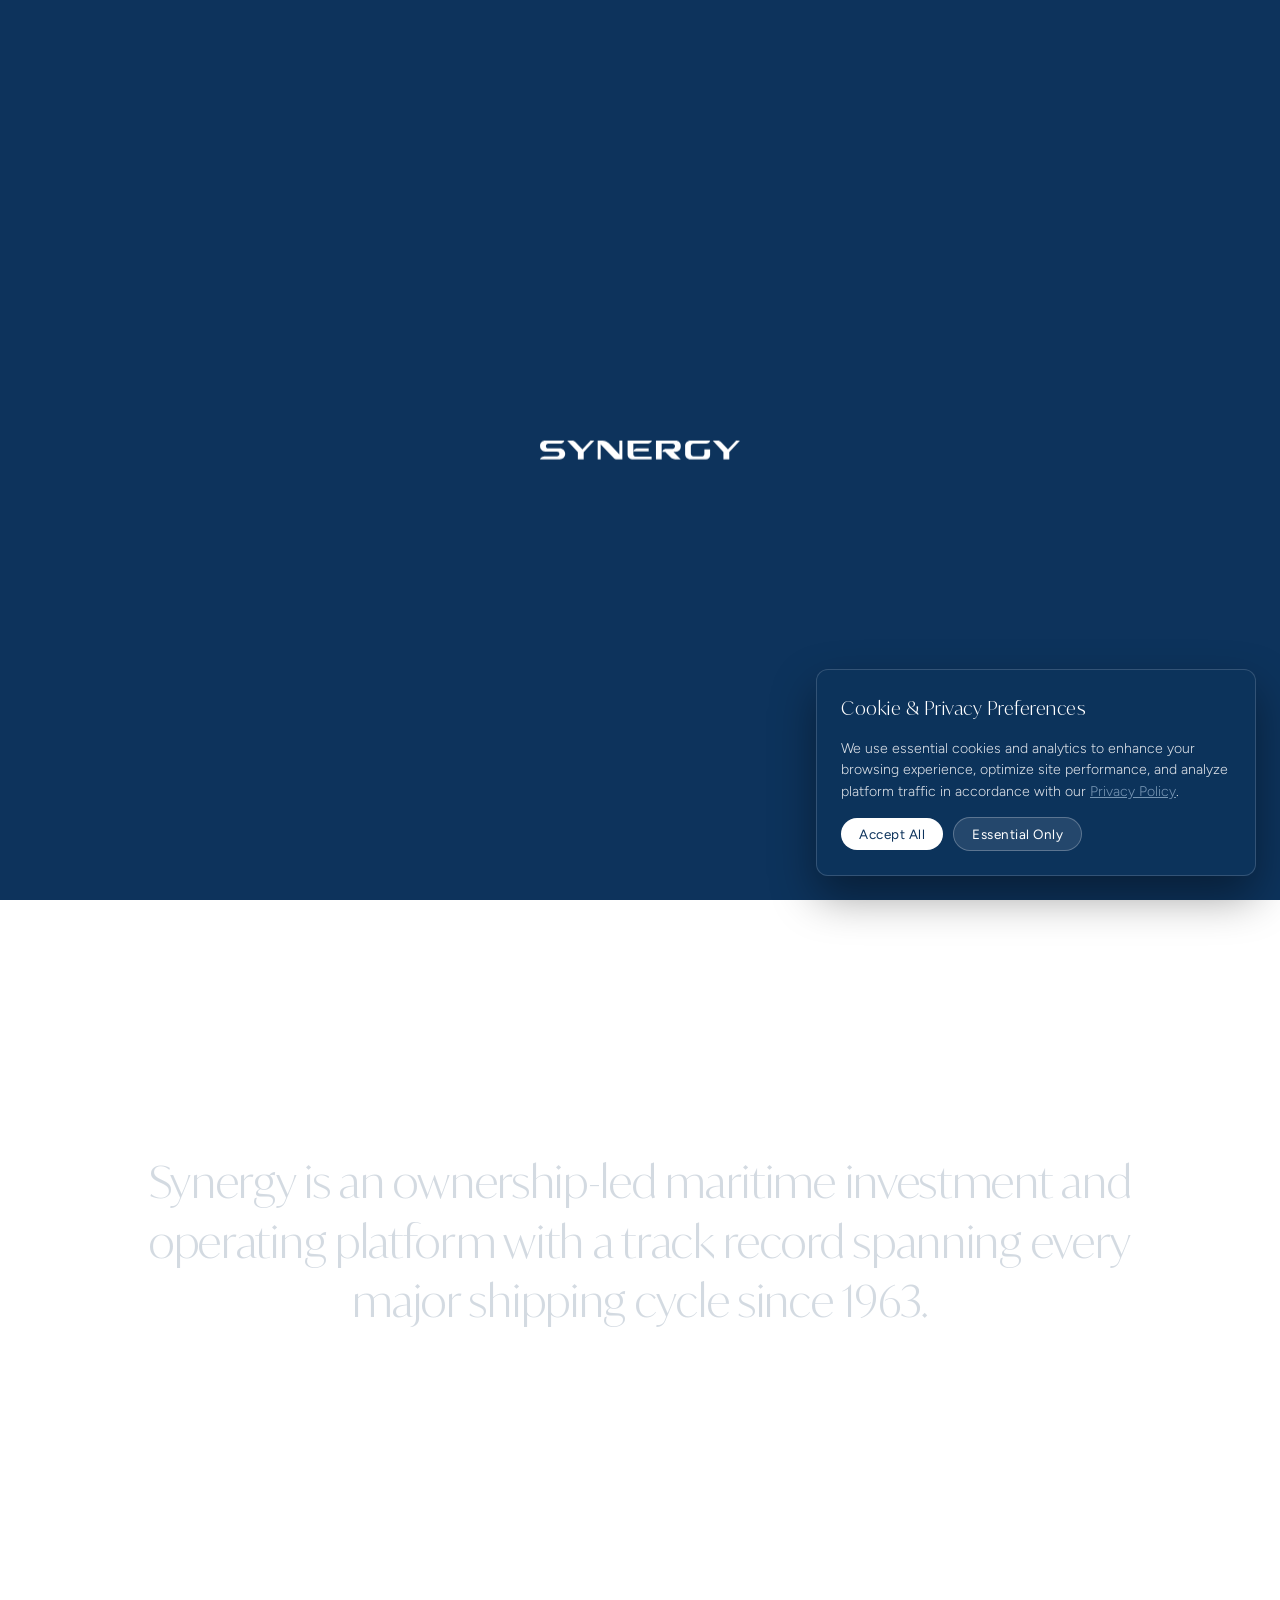
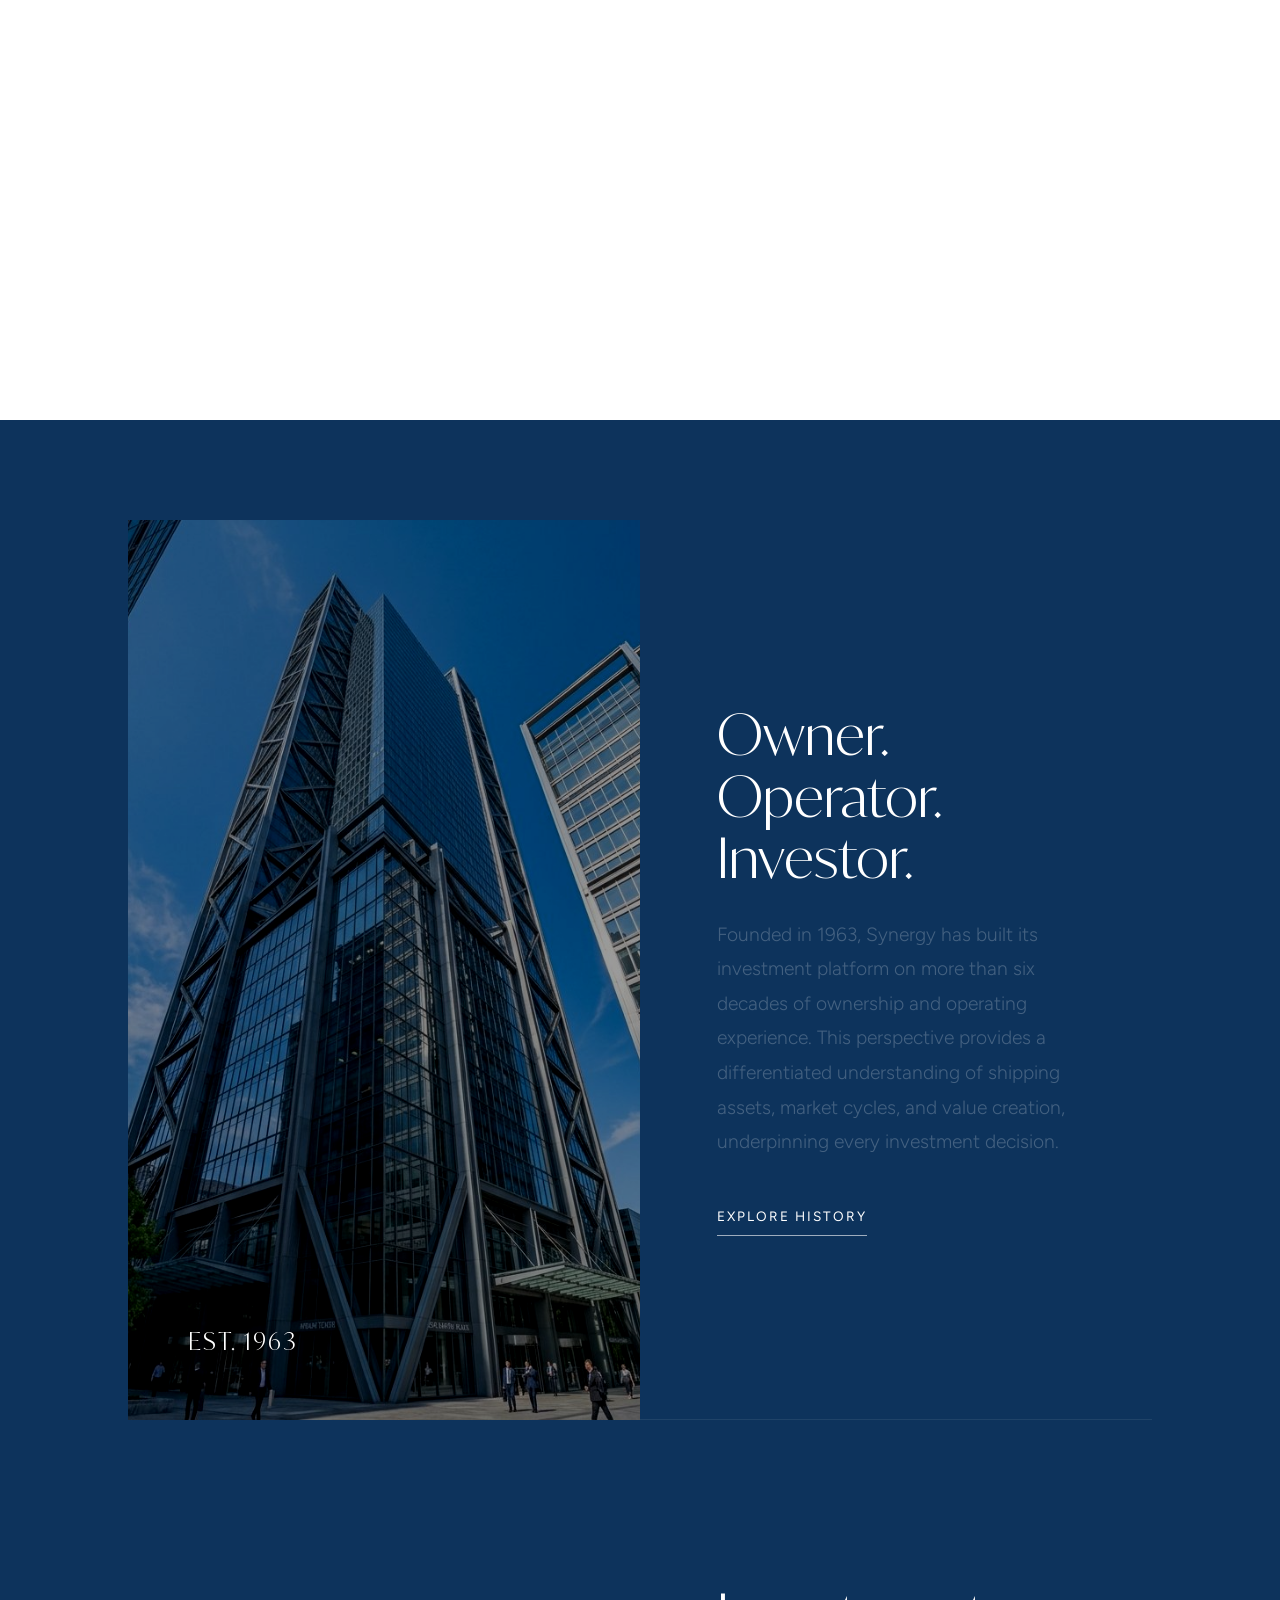
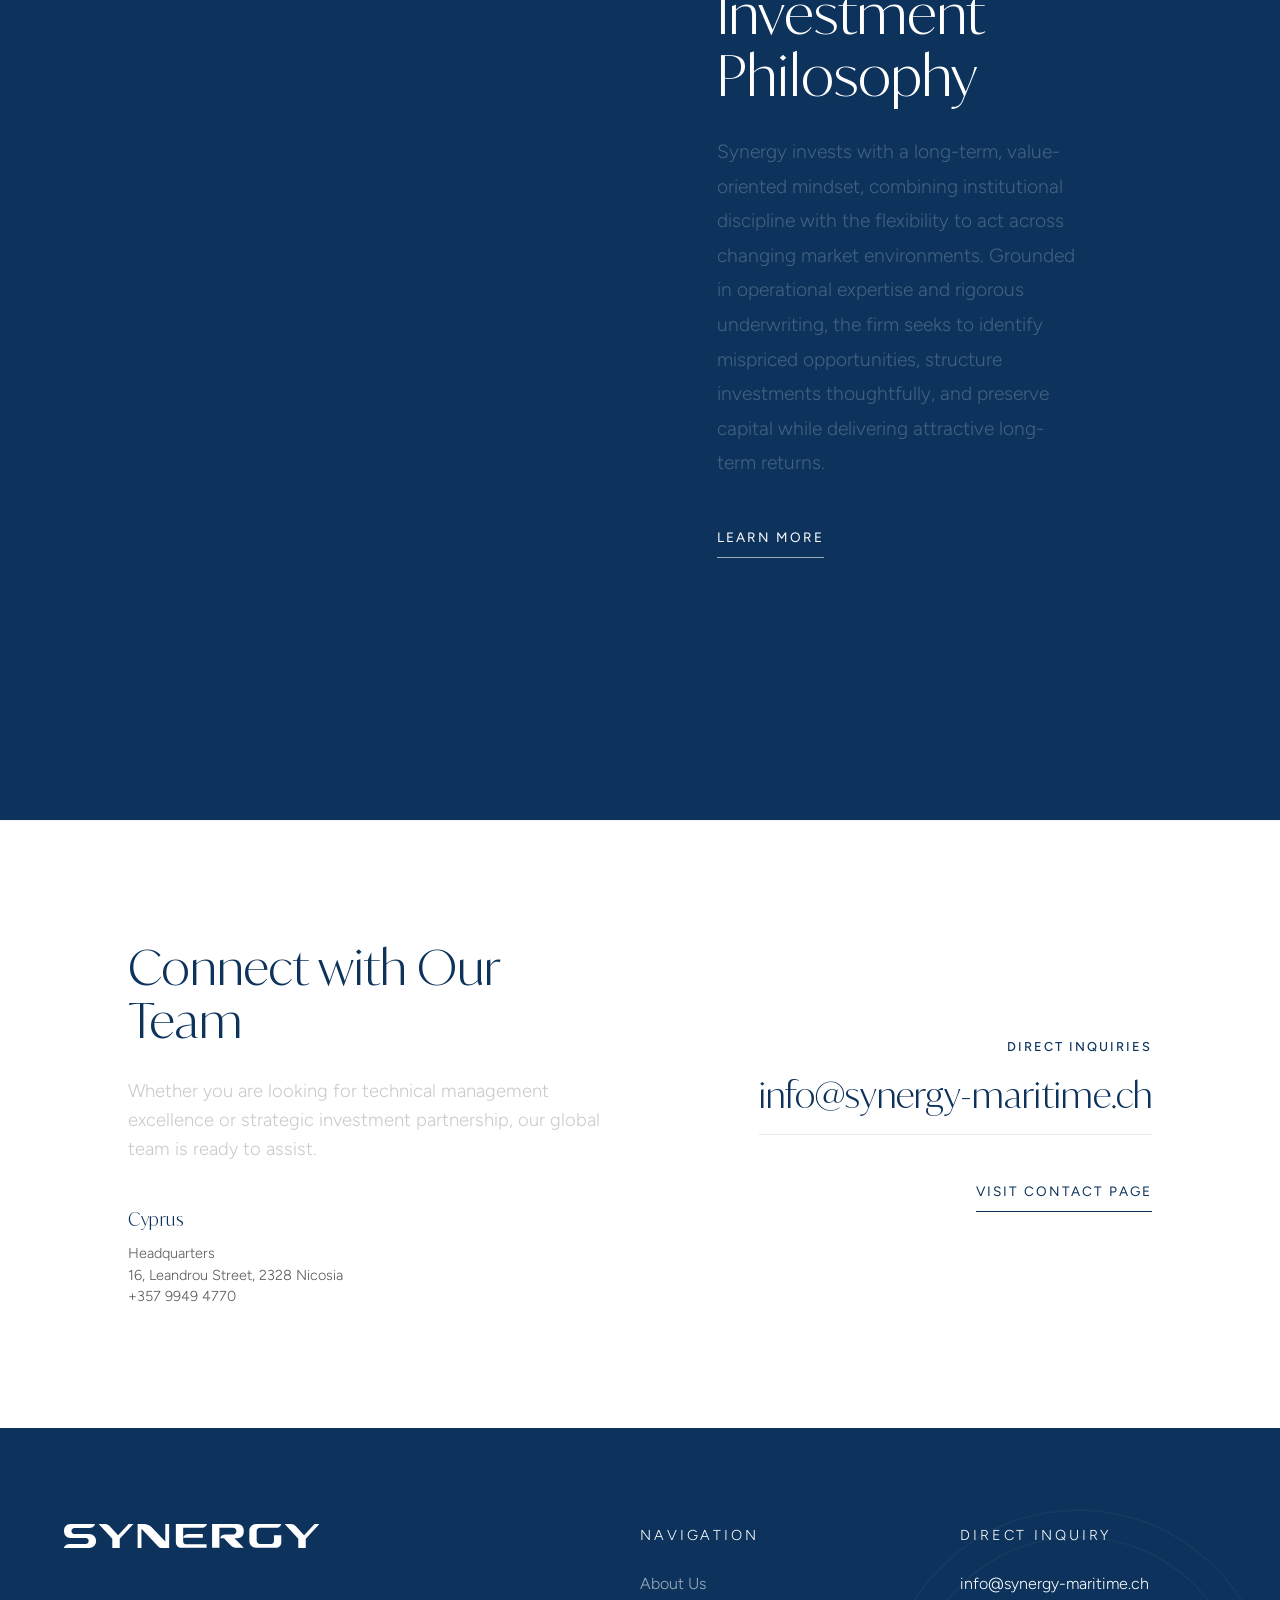
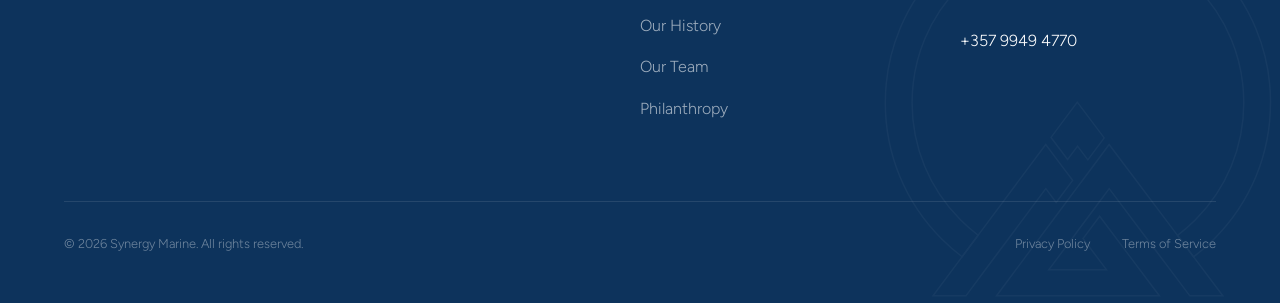
<file: index.html>
<!DOCTYPE html>
<html lang="en">
<head>
    <meta charset="UTF-8">
    <meta name="viewport" content="width=device-width, initial-scale=1.0">
    <title>Synergy Marine | World-Class Ship Management</title>
    <meta name="description" content="Synergy Marine provides innovative and sustainable ship management services, crewing solutions, and maritime technology.">
    <link rel="stylesheet" href="style.css?v=20260928_v26">
    <link rel="icon" type="image/svg+xml" href="favicon.svg">
    <link rel="icon" type="image/png" sizes="32x32" href="favicon-32x32.png">
    <link rel="apple-touch-icon" href="favicon.png">
</head>
<body class="loading"> <div id="preloader"> <div class="preloader-gate-top"></div> <div class="preloader-gate-bottom"></div> <div class="preloader-content">
<svg id="preloader-logo" xmlns="http://www.w3.org/2000/svg" viewBox="0 0 690.7 595.3">
<polygon pathLength="100" points="378.8 345.9 356.2 376.2 342 357.2 328.2 375.6 305.3 345.2 341.6 296.5 378.8 345.9"/>
<polygon pathLength="100" points="542.7 564 497.1 564 471.7 530.2 449.2 500.3 385.7 415.9 372.2 434.1 364.8 444 342.1 474.5 341.9 474.8 305.5 523.6 302.1 528.1 382 528.1 378.7 523.7 349.5 484.9 349.8 484.6 372.5 454.1 417.5 514 440.7 544.9 455.1 564 230 564 244.2 544.9 267.2 514 319.3 444.1 319.3 444.1 342 413.6 349.4 403.7 363.1 385.3 385.6 355 480.1 480.6 502.3 510.2 542.7 564"/>
<polygon pathLength="100" points="335.2 404.5 312.4 435 298.2 416 298.1 415.9 235.4 500.1 213 530.1 187.8 564 142.3 564 182.4 510.2 204.5 480.5 298 355 320.9 385.5 335.2 404.5"/>
<path pathLength="100" d="M608.5,297.4c0,71.1-27.7,137.9-77.9,188.2-8.9,8.9-18.4,17.2-28.3,24.6l-22.2-29.6c8.5-6.4,16.7-13.5,24.4-21.2,43.3-43.3,67.1-100.8,67.1-162s-23.8-118.7-67.1-162c-43.3-43.3-100.8-67.1-162-67.1s-118.7,23.8-162,67.1c-43.3,43.3-67.1,100.8-67.1,162s23.8,118.7,67.1,162c7.6,7.6,15.7,14.6,24.1,21l-22.1,29.7c-9.9-7.5-19.3-15.6-28.2-24.5-50.3-50.3-77.9-117.1-77.9-188.2s27.7-137.9,77.9-188.2c50.3-50.3,117.1-77.9,188.2-77.9s137.9,27.7,188.2,77.9c50.3,50.3,77.9,117.1,77.9,188.2Z"/>
</svg>
<svg class="synergy-text-logo" id="Layer_2" data-name="Layer 2" xmlns="http://www.w3.org/2000/svg" viewBox="0 0 612.01 57.51">
  <path fill="#fff" d="M76.96,40.73h0c0,9.27-7.51,16.78-16.77,16.78H0c0-2.13,3.96-9.48,12.92-9.48h38.91c4.02,0,7.29-3.27,7.29-7.29,0-2.01-.82-3.83-2.14-5.15-1.32-1.32-3.14-2.14-5.15-2.14H15.56c-8.59,0-15.56-6.97-15.56-15.56v-2.33C0,6.97,6.97,0,15.56,0h58.58c0,2.08-3.28,9.48-12.98,9.48H25.09c-4,0-7.24,3.24-7.24,7.24h0c0,4,3.24,7.24,7.24,7.24h35.1c9.26,0,16.77,7.51,16.77,16.77Z"/>
  <path fill="#fff" d="M166.27,0l-32.67,35.23v22.28h-17.87v-22.28L83.06,0h14.78c4.34,0,8.48,1.81,11.43,4.99l19.68,21.22.72.78L154.7,0h11.57Z"/>
  <path fill="#fff" d="M612.01,0l-32.67,35.23v22.28h-17.87v-22.28L528.8,0h14.78c4.34,0,8.48,1.81,11.43,4.99l19.68,21.22.72.78,25.03-26.99h11.57Z"/>
  <path fill="#fff" d="M251.98,0v57.51h-18.64c-2.56,0-5.01-1.06-6.78-2.92l-40.96-43.3v46.22h-9.19V0h14.46c7.7,0,15.06,3.17,20.35,8.76l31.56,33.36V0h9.19Z"/>
  <path fill="#fff" d="M332.7,32.89v-9.18h-34.68c-9.17,0-12.44,7.46-12.44,9.18h47.12Z"/>
  <path fill="#fff" d="M292.29,48.74h49.32v8.36h-60.09c-7.43,0-13.46-6.03-13.46-13.46V0h74.64c0,1-3.83,9.18-11.86,9.18h-45.26v32.84c0,3.71,3.01,6.71,6.71,6.71Z"/>
  <path fill="#fff" d="M415.83,34.37h-7.29l22.22,22.72h-16.13c-5.77,0-11.3-2.33-15.35-6.46l-15.9-16.26h-8.95c0-.94,1.59-9.18,12.35-9.18h18.46c2.21,0,4.21-.89,5.66-2.35,1.45-1.44,2.34-3.45,2.34-5.66,0-4.42-3.58-8.01-8.01-8.01h-32.85v47.92h-17.52V0h60.96c8.25,0,14.93,6.68,14.93,14.93v4.52c0,8.24-6.68,14.92-14.93,14.92Z"/>
  <path fill="#fff" d="M461.67,17.49v22.12c0,4.59,3.72,8.3,8.3,8.3h26.88c3.47,0,6.28-2.81,6.28-6.28v-14.68h17.52v17.25c0,7.12-5.77,12.89-12.89,12.89h-47.49c-8.9,0-16.11-7.21-16.11-16.11v-24.87c0-8.9,7.21-16.11,16.11-16.11h60.38s-1.69,9.18-11.74,9.18h-38.93c-4.59,0-8.3,3.72-8.3,8.3Z"/>
</svg>
 </div> </div>
    <nav id="navbar" class="home-nav">
        <a href="index.html" class="logo"><svg style="height: 20px; display: block;" viewBox="0 0 612.01 57.51">
  <path fill="#fff" d="M76.96,40.73h0c0,9.27-7.51,16.78-16.77,16.78H0c0-2.13,3.96-9.48,12.92-9.48h38.91c4.02,0,7.29-3.27,7.29-7.29,0-2.01-.82-3.83-2.14-5.15-1.32-1.32-3.14-2.14-5.15-2.14H15.56c-8.59,0-15.56-6.97-15.56-15.56v-2.33C0,6.97,6.97,0,15.56,0h58.58c0,2.08-3.28,9.48-12.98,9.48H25.09c-4,0-7.24,3.24-7.24,7.24h0c0,4,3.24,7.24,7.24,7.24h35.1c9.26,0,16.77,7.51,16.77,16.77Z"/>
  <path fill="#fff" d="M166.27,0l-32.67,35.23v22.28h-17.87v-22.28L83.06,0h14.78c4.34,0,8.48,1.81,11.43,4.99l19.68,21.22.72.78L154.7,0h11.57Z"/>
  <path fill="#fff" d="M612.01,0l-32.67,35.23v22.28h-17.87v-22.28L528.8,0h14.78c4.34,0,8.48,1.81,11.43,4.99l19.68,21.22.72.78,25.03-26.99h11.57Z"/>
  <path fill="#fff" d="M251.98,0v57.51h-18.64c-2.56,0-5.01-1.06-6.78-2.92l-40.96-43.3v46.22h-9.19V0h14.46c7.7,0,15.06,3.17,20.35,8.76l31.56,33.36V0h9.19Z"/>
  <path fill="#fff" d="M332.7,32.89v-9.18h-34.68c-9.17,0-12.44,7.46-12.44,9.18h47.12Z"/>
  <path fill="#fff" d="M292.29,48.74h49.32v8.36h-60.09c-7.43,0-13.46-6.03-13.46-13.46V0h74.64c0,1-3.83,9.18-11.86,9.18h-45.26v32.84c0,3.71,3.01,6.71,6.71,6.71Z"/>
  <path fill="#fff" d="M415.83,34.37h-7.29l22.22,22.72h-16.13c-5.77,0-11.3-2.33-15.35-6.46l-15.9-16.26h-8.95c0-.94,1.59-9.18,12.35-9.18h18.46c2.21,0,4.21-.89,5.66-2.35,1.45-1.44,2.34-3.45,2.34-5.66,0-4.42-3.58-8.01-8.01-8.01h-32.85v47.92h-17.52V0h60.96c8.25,0,14.93,6.68,14.93,14.93v4.52c0,8.24-6.68,14.92-14.93,14.92Z"/>
  <path fill="#fff" d="M461.67,17.49v22.12c0,4.59,3.72,8.3,8.3,8.3h26.88c3.47,0,6.28-2.81,6.28-6.28v-14.68h17.52v17.25c0,7.12-5.77,12.89-12.89,12.89h-47.49c-8.9,0-16.11-7.21-16.11-16.11v-24.87c0-8.9,7.21-16.11,16.11-16.11h60.38s-1.69,9.18-11.74,9.18h-38.93c-4.59,0-8.3,3.72-8.3,8.3Z"/>
</svg></a>
        
        <ul class="nav-links">
            <li><a href="history.html">History</a></li>
            <li><a href="about.html">About</a></li>
            <li><a href="team.html">Team</a></li>
            <li><a href="philanthropy.html">Philanthropy</a></li>
            <li><a href="contact.html">Contact</a></li>
        </ul>
        <div id="menu-toggle" class="menu-toggle" aria-label="Toggle menu">
            <div class="bar"></div>
            <div class="bar"></div>
            <div class="bar"></div>
        </div>
    </nav>

        <!-- Off-Screen Navigation Menu (Thoma Bravo Style) -->
    <div id="nav-overlay" class="off-screen-menu">
        <div class="off-screen-top-bar">
            <a href="index.html" class="off-screen-logo" aria-label="Synergy Home">
                <svg style="height: 18px; display: block;" viewBox="0 0 612.01 57.51">
                <path fill="#0d2238" d="M76.96,40.73h0c0,9.27-7.51,16.78-16.77,16.78H0c0-2.13,3.96-9.48,12.92-9.48h38.91c4.02,0,7.29-3.27,7.29-7.29,0-2.01-.82-3.83-2.14-5.15-1.32-1.32-3.14-2.14-5.15-2.14H15.56c-8.59,0-15.56-6.97-15.56-15.56v-2.33C0,6.97,6.97,0,15.56,0h58.58c0,2.08-3.28,9.48-12.98,9.48H25.09c-4,0-7.24,3.24-7.24,7.24h0c0,4,3.24,7.24,7.24,7.24h35.1c9.26,0,16.77,7.51,16.77,16.77Z"/>
                <path fill="#0d2238" d="M166.27,0l-32.67,35.23v22.28h-17.87v-22.28L83.06,0h14.78c4.34,0,8.48,1.81,11.43,4.99l19.68,21.22.72.78L154.7,0h11.57Z"/>
                <path fill="#0d2238" d="M612.01,0l-32.67,35.23v22.28h-17.87v-22.28L528.8,0h14.78c4.34,0,8.48,1.81,11.43,4.99l19.68,21.22.72.78,25.03-26.99h11.57Z"/>
                <path fill="#0d2238" d="M251.98,0v57.51h-18.64c-2.56,0-5.01-1.06-6.78-2.92l-40.96-43.3v46.22h-9.19V0h14.46c7.7,0,15.06,3.17,20.35,8.76l31.56,33.36V0h9.19Z"/>
                <path fill="#0d2238" d="M332.7,32.89v-9.18h-34.68c-9.17,0-12.44,7.46-12.44,9.18h47.12Z"/>
                <path fill="#0d2238" d="M292.29,48.74h49.32v8.36h-60.09c-7.43,0-13.46-6.03-13.46-13.46V0h74.64c0,1-3.83,9.18-11.86,9.18h-45.26v32.84c0,3.71,3.01,6.71,6.71,6.71Z"/>
                <path fill="#0d2238" d="M415.83,34.37h-7.29l22.22,22.72h-16.13c-5.77,0-11.3-2.33-15.35-6.46l-15.9-16.26h-8.95c0-.94,1.59-9.18,12.35-9.18h18.46c2.21,0,4.21-.89,5.66-2.35,1.45-1.44,2.34-3.45,2.34-5.66,0-4.42-3.58-8.01-8.01-8.01h-32.85v47.92h-17.52V0h60.96c8.25,0,14.93,6.68,14.93,14.93v4.52c0,8.24-6.68,14.92-14.93,14.92Z"/>
                <path fill="#0d2238" d="M461.67,17.49v22.12c0,4.59,3.72,8.3,8.3,8.3h26.88c3.47,0,6.28-2.81,6.28-6.28v-14.68h17.52v17.25c0,7.12-5.77,12.89-12.89,12.89h-47.49c-8.9,0-16.11-7.21-16.11-16.11v-24.87c0-8.9,7.21-16.11,16.11-16.11h60.38s-1.69,9.18-11.74,9.18h-38.93c-4.59,0-8.3,3.72-8.3,8.3Z"/>
            </svg>
            </a>
            <button id="menu-close" class="off-screen-close" aria-label="Close menu">
                <svg width="24" height="24" viewBox="0 0 24 24" fill="none" stroke="#0d2238" stroke-width="1.8" stroke-linecap="round" stroke-linejoin="round">
                <line x1="18" y1="6" x2="6" y2="18"></line>
                <line x1="6" y1="6" x2="18" y2="18"></line>
            </svg>
            </button>
        </div>

        <div class="off-screen-nav-container">
            <ul class="off-screen-nav-list">
            <li class="off-screen-nav-item">
                <a href="index.html" class="off-screen-link active">
                    <span>Home</span>
                </a>
            </li>
            <li class="off-screen-nav-item">
                <a href="history.html" class="off-screen-link">
                    <span>History</span>
                </a>
            </li>
            <li class="off-screen-nav-item">
                <a href="about.html" class="off-screen-link">
                    <span>About</span>
                </a>
            </li>
            <li class="off-screen-nav-item">
                <a href="team.html" class="off-screen-link">
                    <span>Team</span>
                </a>
            </li>
            <li class="off-screen-nav-item">
                <a href="philanthropy.html" class="off-screen-link">
                    <span>Philanthropy</span>
                </a>
            </li>
            <li class="off-screen-nav-item">
                <a href="contact.html" class="off-screen-link">
                    <span>Contact</span>
                </a>
            </li>
            </ul>
        </div>

        <!-- Figura Watermark at Bottom -->
        <div class="off-screen-watermark" aria-hidden="true">
            <svg class="off-screen-figura-svg" viewBox="0 0 690.7 595.3">
                <polygon points="378.8 345.9 356.2 376.2 342 357.2 328.2 375.6 305.3 345.2 341.6 296.5 378.8 345.9"/>
                <polygon points="542.7 564 497.1 564 471.7 530.2 449.2 500.3 385.7 415.9 372.2 434.1 364.8 444 342.1 474.5 341.9 474.8 305.5 523.6 302.1 528.1 382 528.1 378.7 523.7 349.5 484.9 349.8 484.6 372.5 454.1 417.5 514 440.7 544.9 455.1 564 230 564 244.2 544.9 267.2 514 319.3 444.1 319.3 444.1 342 413.6 349.4 403.7 363.1 385.3 385.6 355 480.1 480.6 502.3 510.2 542.7 564"/>
                <polygon points="335.2 404.5 312.4 435 298.2 416 298.1 415.9 235.4 500.1 213 530.1 187.8 564 142.3 564 182.4 510.2 204.5 480.5 298 355 320.9 385.5 335.2 404.5"/>
                <path d="M608.5,297.4c0,71.1-27.7,137.9-77.9,188.2-8.9,8.9-18.4,17.2-28.3,24.6l-22.2-29.6c8.5-6.4,16.7-13.5,24.4-21.2,43.3-43.3,67.1-100.8,67.1-162s-23.8-118.7-67.1-162c-43.3-43.3-100.8-67.1-162-67.1s-118.7,23.8-162,67.1c-43.3,43.3-67.1,100.8-67.1,162s23.8,118.7,67.1,162c7.6,7.6,15.7,14.6,24.1,21l-22.1,29.7c-9.9-7.5-19.3-15.6-28.2-24.5-50.3-50.3-77.9-117.1-77.9-188.2s27.7-137.9,77.9-188.2c50.3-50.3,117.1-77.9,188.2-77.9s137.9,27.7,188.2,77.9c50.3,50.3,77.9,117.1,77.9,188.2Z"/>
            </svg>
        </div>
    </div>

    <!-- Hero Curtain Layout -->
    <header class="hero-container">
        <!-- Background -->
        <div class="hero-bg" style="background: #000;">
            <video autoplay loop muted playsinline style="width: 100%; height: 100%; object-fit: cover; opacity: 0.8;">
                <source src="assets/ship_tanker_small.mp4" type="video/mp4">
            </video>
        </div>
        
                <!-- Left Curtain -->
        <div class="hero-curtain curtain-left"></div>
        
        <!-- Right Curtain -->
        <div class="hero-curtain curtain-right"></div>
        
        <!-- Blue Overlay (Mobile) -->
        <div class="hero-overlay"></div>
        
        <!-- Content -->
        <div class="hero-content">
            <h1>The Future of<br>Maritime Investing</h1>
        </div>

        <!-- Bottom Indicator (Right Aligned) -->
        <div class="hero-scroll-indicator" onclick="document.getElementById('platform-showcase').scrollIntoView({behavior: 'smooth'});" aria-label="Scroll to content">
            <svg width="22" height="22" viewBox="0 0 24 24" fill="none" stroke="#FFFFFF" stroke-width="2" stroke-linecap="round" stroke-linejoin="round">
                <line x1="12" y1="5" x2="12" y2="19"></line>
                <polyline points="19 12 12 19 5 12"></polyline>
            </svg>
        </div>
        

    </header>

    <!-- Sticky Platform Narrative & Numbers Showcase Section -->
    <section id="platform-showcase" class="sticky-stats-section">
        <div class="sticky-stats-viewport">
            <!-- White Background Layer (starts pure white, fades as user scrolls) -->
            <div id="stat-bg-white" class="sticky-stats-white-layer"></div>

            <!-- Background Image Layers for Crossfade as user scrolls -->
            <div id="stat-bg-1" class="sticky-stats-bg" style="background-image: url('assets/hist_1963.png');"></div>
            <div id="stat-bg-2" class="sticky-stats-bg" style="background-image: url('assets/aframax tanker 2.jpg');"></div>
            <div id="stat-bg-3" class="sticky-stats-bg" style="background-image: url('assets/building.png');"></div>
            
            <!-- Rich Dark Gradient Overlay -->
            <div class="sticky-stats-overlay"></div>

            <!-- Foreground Content Pinned & Active -->
            <div id="showcase-content" class="sticky-stats-content">
                <!-- Main Statement Header -->
                <div class="sticky-stats-lead-wrap">
                    <h2 id="showcase-main-line" class="sticky-stats-main-headline">
                        Synergy is an ownership-led maritime investment and operating platform with a track record spanning every major shipping cycle since 1963.
                    </h2>
                </div>

                <!-- 3 Showcase Number Cards & Progress (Appear after text scroll-darkening) -->
                <div id="showcase-cards-container" class="sticky-stats-cards-wrapper">
                    <div class="sticky-stats-cards-grid">
                        <!-- Stat 1: Heritage -->
                        <div id="platform-card-1" class="platform-stat-card">
                            <div class="platform-stat-number"><span class="stat-num-val">60</span><span class="stat-accent">+</span></div>
                            <div class="platform-stat-label">Years Heritage</div>
                                                    </div>

                        <!-- Stat 2: Transactions -->
                        <div id="platform-card-2" class="platform-stat-card">
                            <div class="platform-stat-number"><span class="stat-num-val">70</span><span class="stat-accent">+</span></div>
                            <div class="platform-stat-label">Transactions</div>
                                                    </div>

                        <!-- Stat 3: Capital Deployed -->
                        <div id="platform-card-3" class="platform-stat-card">
                            <div class="platform-stat-number"><span class="stat-accent">$</span><span class="stat-num-val">2.5</span><span class="stat-accent">B+</span></div>
                            <div class="platform-stat-label">Capital Deployed</div>
                                                    </div>
                    </div>

                    <!-- Progress Indicators -->
                    <div class="sticky-stats-progress-pills">
                        <div id="pill-1" class="progress-pill"></div>
                        <div id="pill-2" class="progress-pill"></div>
                        <div id="pill-3" class="progress-pill"></div>
                    </div>
                </div>
            </div>
        </div>
    </section>

    <!-- Sticky Scroll Narrative Section -->
    <section id="legacy-scroll-narrative" style="background: #0d335c; color: white;">
        <div style="display: flex; position: relative;">
            <!-- Left: Sticky Image -->
            <div style="
                flex: 1; 
                height: 100vh; 
                position: sticky; 
                top: 0; 
                overflow: hidden;
            ">
                <img id="legacy-img-1" src="assets/aframax tanker 4.jpg" alt="Synergy Legacy" style="
                    width: 100%; 
                    height: 100%; 
                    object-fit: cover; 
                    filter: brightness(0.6) contrast(1.1);
                    position: absolute;
                    top: 0;
                    left: 0;
                    transition: opacity 0.8s ease;
                ">
                <img id="legacy-img-2" src="assets/building.png" alt="Investment Philosophy" style="
                    width: 100%; 
                    height: 100%; 
                    object-fit: cover; 
                    filter: brightness(0.6) contrast(1.1);
                    position: absolute;
                    top: 0;
                    left: 0;
                    opacity: 0;
                    transition: opacity 0.8s ease;
                ">
                <div class="legacy-est-badge">EST. 1963</div>
            </div>

            <!-- Right: Scrolling Content -->
            <div style="flex: 1;">
                <!-- Chapter 1: History -->
                <div class="legacy-chapter-panel legacy-chapter-1">
                    <div class="reveal">
                        <h2 class="legacy-chapter-title" style="font-family: 'IvyMode'; margin-bottom: 30px; color: var(--accent); line-height: 1.1;">Owner. Operator. Investor.</h2>
                        <p class="scroll-highlight-text legacy-chapter-desc">Founded in 1963, Synergy has built its investment platform on more than six decades of ownership and operating experience. This perspective provides a differentiated understanding of shipping assets, market cycles, and value creation, underpinning every investment decision.</p>
                        <a href="history.html" class="btn btn-accent">Explore History</a>
                    </div>
                </div>

                <!-- Chapter 2: Approach -->
                <div id="chapter-2" class="legacy-chapter-panel legacy-chapter-2">
                    <div class="reveal">
                        <h2 class="legacy-chapter-title" style="font-family: 'IvyMode'; margin-bottom: 30px; color: var(--accent); line-height: 1.1;">Investment Philosophy</h2>
                        <p class="scroll-highlight-text legacy-chapter-desc">Synergy invests with a long-term, value-oriented mindset, combining institutional discipline with the flexibility to act across changing market environments. Grounded in operational expertise and rigorous underwriting, the firm seeks to identify mispriced opportunities, structure investments thoughtfully, and preserve capital while delivering attractive long-term returns.</p>
                        <a href="about.html" class="btn btn-light">Learn More</a>
                    </div>
                </div>
            </div>
        </div>
        <script>
            window.addEventListener('load', () => {
                const chapter2 = document.getElementById('chapter-2');
                const img2 = document.getElementById('legacy-img-2');
                
                if (chapter2 && img2) {
                    const observer = new IntersectionObserver((entries) => {
                        entries.forEach(entry => {
                            if (entry.isIntersecting) {
                                img2.style.opacity = '1';
                            } else if (entry.boundingClientRect.top > 0) {
                                img2.style.opacity = '0';
                            }
                        });
                    }, { threshold: 0.3 });
                    
                    observer.observe(chapter2);
                }
            });
        </script>
    </section>    <section id="home-contact" style="padding: 120px 10%; background: #FFFFFF; border-top: 1px solid rgba(13, 51, 92, 0.05);">
        <div class="grid" style="grid-template-columns: 1fr 1fr; gap: 80px; max-width: 1200px; margin: 0 auto; align-items: center;">
            <div class="reveal">
                <h2 class="home-contact-title" style="font-family: 'IvyMode'; color: var(--primary); margin-bottom: 30px; line-height: 1.1;">Connect with Our Team</h2>
                <p class="scroll-highlight-text" style="font-size: 1.15rem; color: var(--text-dark); margin-bottom: 40px; line-height: 1.6; font-weight: 300;">Whether you are looking for technical management excellence or strategic investment partnership, our global team is ready to assist.</p>
                
                <div>
                    <h4 style="font-family: 'IvyMode'; color: var(--primary); margin-bottom: 10px; font-size: 1.1rem; letter-spacing: 0.5px;">Cyprus</h4>
                    <p style="font-size: 0.9rem; opacity: 0.7; line-height: 1.5;">Headquarters<br>16, Leandrou Street, 2328 Nicosia<br>+357 9949 4770</p>
                </div>
            </div>
            
            <div class="reveal home-contact-right-col" style="display: flex; flex-direction: column; align-items: flex-end; text-align: right;">
                <div class="home-contact-inquiries" style="margin-bottom: 40px;">
                    <p style="font-size: 0.8rem; letter-spacing: 2px; color: var(--primary); font-weight: 700; margin-bottom: 10px; text-transform: uppercase;">Direct Inquiries</p>
                    <a href="mailto:info@synergy-maritime.ch" style="font-family: 'IvyMode'; font-size: 2.2rem; color: var(--primary); text-decoration: none; display: block; border-bottom: 1px solid rgba(13, 51, 92, 0.1); padding-bottom: 10px;">info@synergy-maritime.ch</a>
                </div>
                <a href="contact.html" class="btn home-contact-btn">Visit Contact Page</a>
            </div>
        </div>
    </section>


            <footer class="site-footer">
        <svg class="footer-figura" viewBox="0 0 690.7 595.3">
            <polygon points="378.8 345.9 356.2 376.2 342 357.2 328.2 375.6 305.3 345.2 341.6 296.5 378.8 345.9"/>
            <polygon points="542.7 564 497.1 564 471.7 530.2 449.2 500.3 385.7 415.9 372.2 434.1 364.8 444 342.1 474.5 341.9 474.8 305.5 523.6 302.1 528.1 382 528.1 378.7 523.7 349.5 484.9 349.8 484.6 372.5 454.1 417.5 514 440.7 544.9 455.1 564 230 564 244.2 544.9 267.2 514 319.3 444.1 319.3 444.1 342 413.6 349.4 403.7 363.1 385.3 385.6 355 480.1 480.6 502.3 510.2 542.7 564"/>
            <polygon points="335.2 404.5 312.4 435 298.2 416 298.1 415.9 235.4 500.1 213 530.1 187.8 564 142.3 564 182.4 510.2 204.5 480.5 298 355 320.9 385.5 335.2 404.5"/>
            <path d="M608.5,297.4c0,71.1-27.7,137.9-77.9,188.2-8.9,8.9-18.4,17.2-28.3,24.6l-22.2-29.6c8.5-6.4,16.7-13.5,24.4-21.2,43.3-43.3,67.1-100.8,67.1-162s-23.8-118.7-67.1-162c-43.3-43.3-100.8-67.1-162-67.1s-118.7,23.8-162,67.1c-43.3,43.3-67.1,100.8-67.1,162s23.8,118.7,67.1,162c7.6,7.6,15.7,14.6,24.1,21l-22.1,29.7c-9.9-7.5-19.3-15.6-28.2-24.5-50.3-50.3-77.9-117.1-77.9-188.2s27.7-137.9,77.9-188.2c50.3-50.3,117.1-77.9,188.2-77.9s137.9,27.7,188.2,77.9c50.3,50.3,77.9,117.1,77.9,188.2Z"/>
        </svg>
        <div class="footer-container reveal">
            <div class="footer-grid">
                <!-- Col 1: Brand & Stewardship -->
                <div class="footer-reveal-col">
                    <a href="index.html" class="footer-logo-link">
                        <svg class="footer-logo-svg" viewBox="0 0 612.01 57.51">
                            <path fill="#fff" d="M76.96,40.73h0c0,9.27-7.51,16.78-16.77,16.78H0c0-2.13,3.96-9.48,12.92-9.48h38.91c4.02,0,7.29-3.27,7.29-7.29,0-2.01-.82-3.83-2.14-5.15-1.32-1.32-3.14-2.14-5.15-2.14H15.56c-8.59,0-15.56-6.97-15.56-15.56v-2.33C0,6.97,6.97,0,15.56,0h58.58c0,2.08-3.28,9.48-12.98,9.48H25.09c-4,0-7.24,3.24-7.24,7.24h0c0,4,3.24,7.24,7.24,7.24h35.1c9.26,0,16.77,7.51,16.77,16.77Z"/>
                            <path fill="#fff" d="M166.27,0l-32.67,35.23v22.28h-17.87v-22.28L83.06,0h14.78c4.34,0,8.48,1.81,11.43,4.99l19.68,21.22.72.78L154.7,0h11.57Z"/>
                            <path fill="#fff" d="M612.01,0l-32.67,35.23v22.28h-17.87v-22.28L528.8,0h14.78c4.34,0,8.48,1.81,11.43,4.99l19.68,21.22.72.78,25.03-26.99h11.57Z"/>
                            <path fill="#fff" d="M251.98,0v57.51h-18.64c-2.56,0-5.01-1.06-6.78-2.92l-40.96-43.3v46.22h-9.19V0h14.46c7.7,0,15.06,3.17,20.35,8.76l31.56,33.36V0h9.19Z"/>
                            <path fill="#fff" d="M332.7,32.89v-9.18h-34.68c-9.17,0-12.44,7.46-12.44,9.18h47.12Z"/>
                            <path fill="#fff" d="M292.29,48.74h49.32v8.36h-60.09c-7.43,0-13.46-6.03-13.46-13.46V0h74.64c0,1-3.83,9.18-11.86,9.18h-45.26v32.84c0,3.71,3.01,6.71,6.71,6.71Z"/>
                            <path fill="#fff" d="M415.83,34.37h-7.29l22.22,22.72h-16.13c-5.77,0-11.3-2.33-15.35-6.46l-15.9-16.26h-8.95c0-.94,1.59-9.18,12.35-9.18h18.46c2.21,0,4.21-.89,5.66-2.35,1.45-1.44,2.34-3.45,2.34-5.66,0-4.42-3.58-8.01-8.01-8.01h-32.85v47.92h-17.52V0h60.96c8.25,0,14.93,6.68,14.93,14.93v4.52c0,8.24-6.68,14.92-14.93,14.92Z"/>
                            <path fill="#fff" d="M461.67,17.49v22.12c0,4.59,3.72,8.3,8.3,8.3h26.88c3.47,0,6.28-2.81,6.28-6.28v-14.68h17.52v17.25c0,7.12-5.77,12.89-12.89,12.89h-47.49c-8.9,0-16.11-7.21-16.11-16.11v-24.87c0-8.9,7.21-16.11,16.11-16.11h60.38s-1.69,9.18-11.74,9.18h-38.93c-4.59,0-8.3,3.72-8.3,8.3Z"/>
                        </svg>
                    </a>
                    
                </div>
                
                <!-- Col 2: Navigation -->
                <div class="footer-reveal-col">
                    <h4 class="footer-heading">Navigation</h4>
                    <ul class="footer-links">
                        <li><a href="about.html" class="footer-link">About Us</a></li>
                        <li><a href="history.html" class="footer-link">Our History</a></li>
                        <li><a href="team.html" class="footer-link">Our Team</a></li>
                        <li><a href="philanthropy.html" class="footer-link">Philanthropy</a></li>
                    </ul>
                </div>
                
                <!-- Col 3: Direct Contact -->
                <div class="footer-reveal-col">
                    <h4 class="footer-heading">Direct Inquiry</h4>
                    <div class="footer-contact-info">
                        <div class="footer-contact-item">
                            <a href="mailto:info@synergy-maritime.ch" class="footer-contact-val">info@synergy-maritime.ch</a>
                        </div>
                        <div class="footer-contact-item">
                            <a href="tel:+35799494770" class="footer-contact-val">+357 9949 4770</a>
                        </div>
                    </div>
                </div>
            </div>

            <!-- Bottom Row -->
            <div class="footer-bottom footer-reveal-col">
                <p>&copy; 2026 Synergy Marine. All rights reserved.</p>
                <div class="footer-legal-links">
                    <a href="privacy.html" class="footer-legal-link">Privacy Policy</a>
                    <a href="terms.html" class="footer-legal-link">Terms of Service</a>
                </div>
            </div>
        </div>
    </footer>

    <script src="main.js?v=20260928_v26"></script>
</body>
</html>
</file>
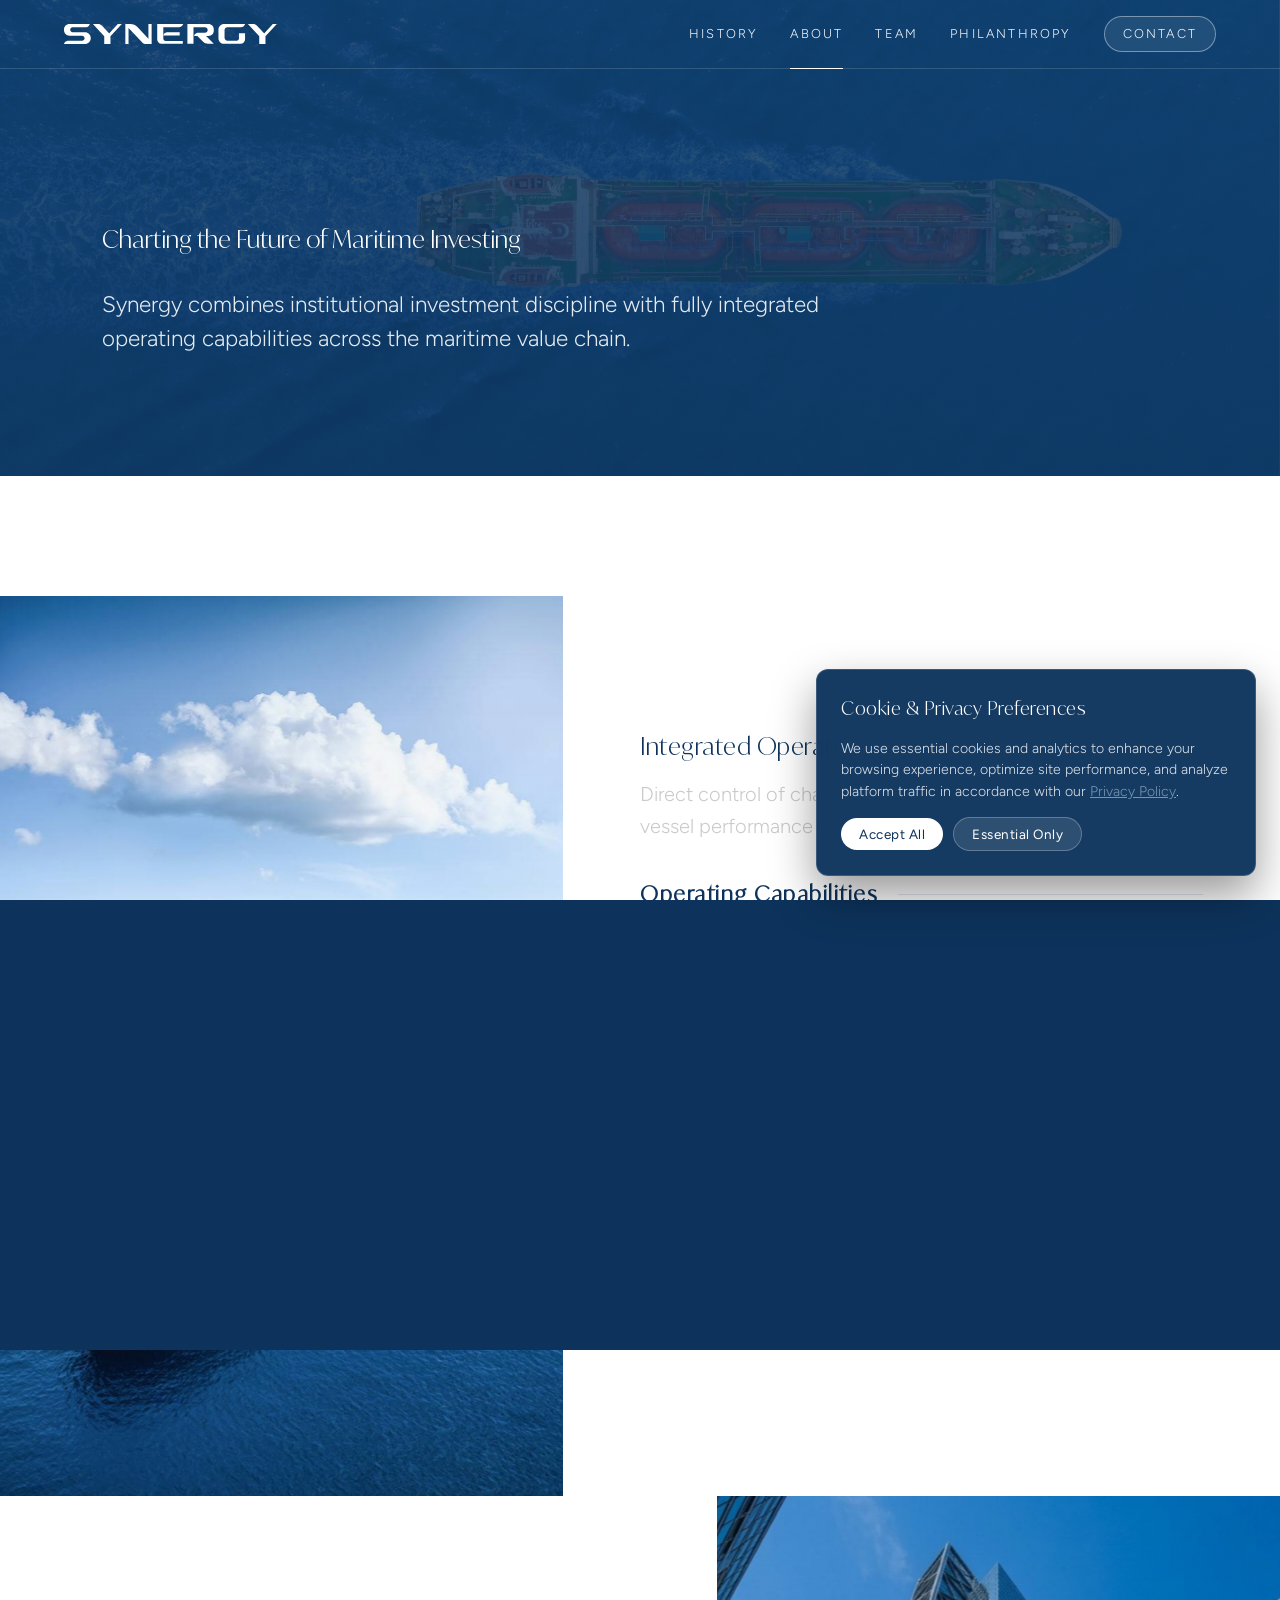
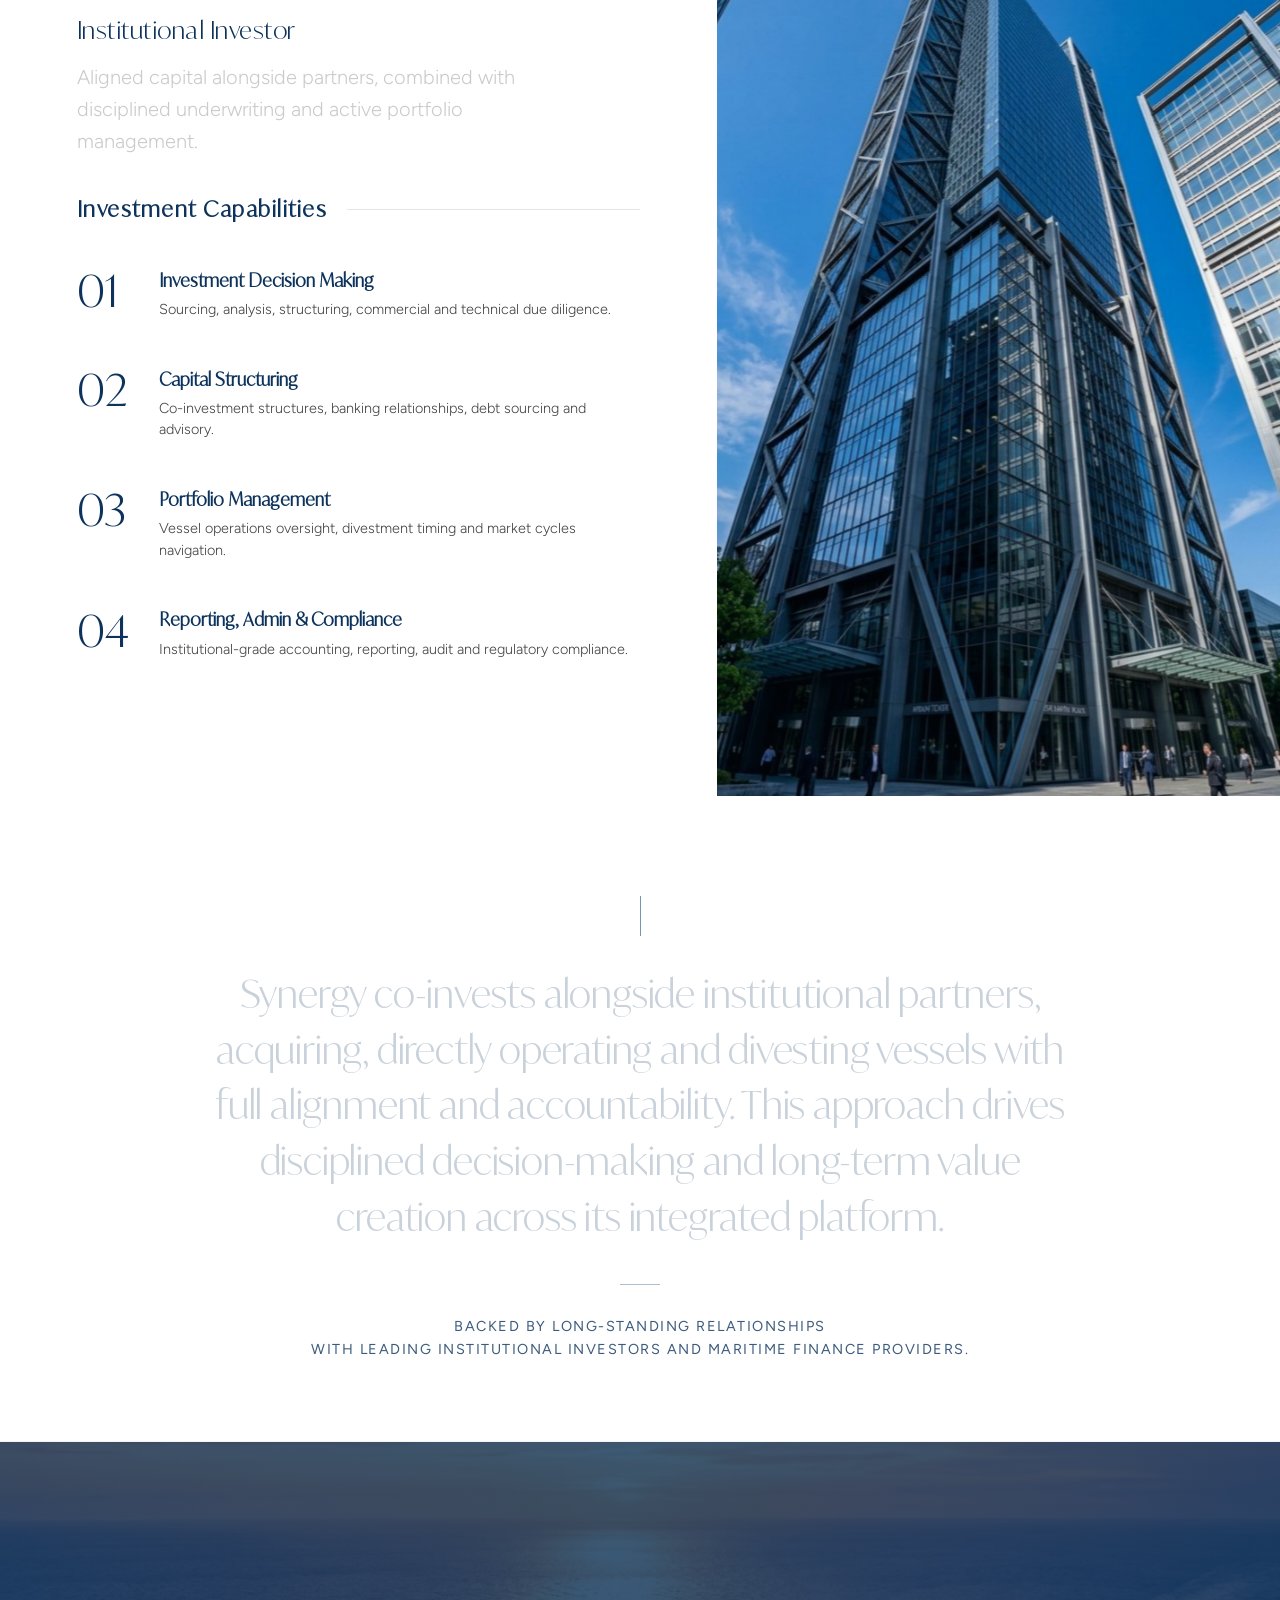
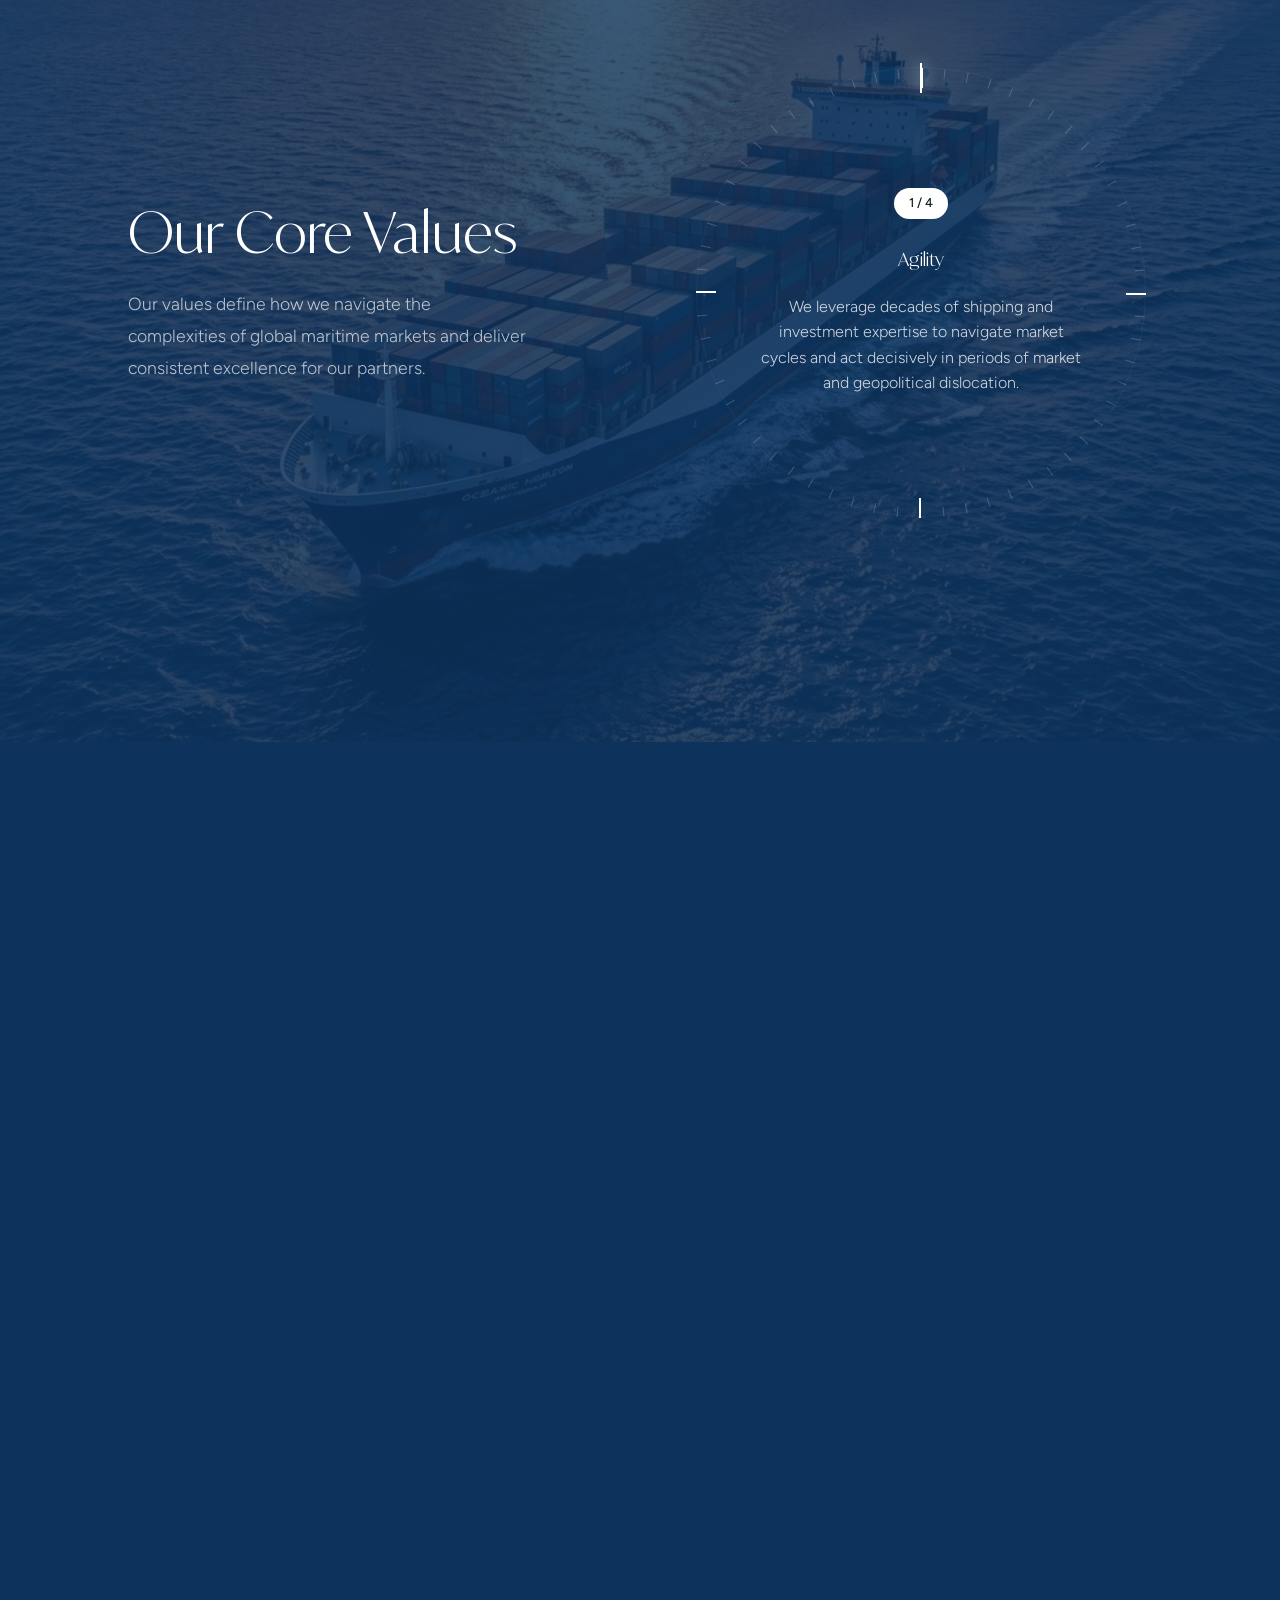
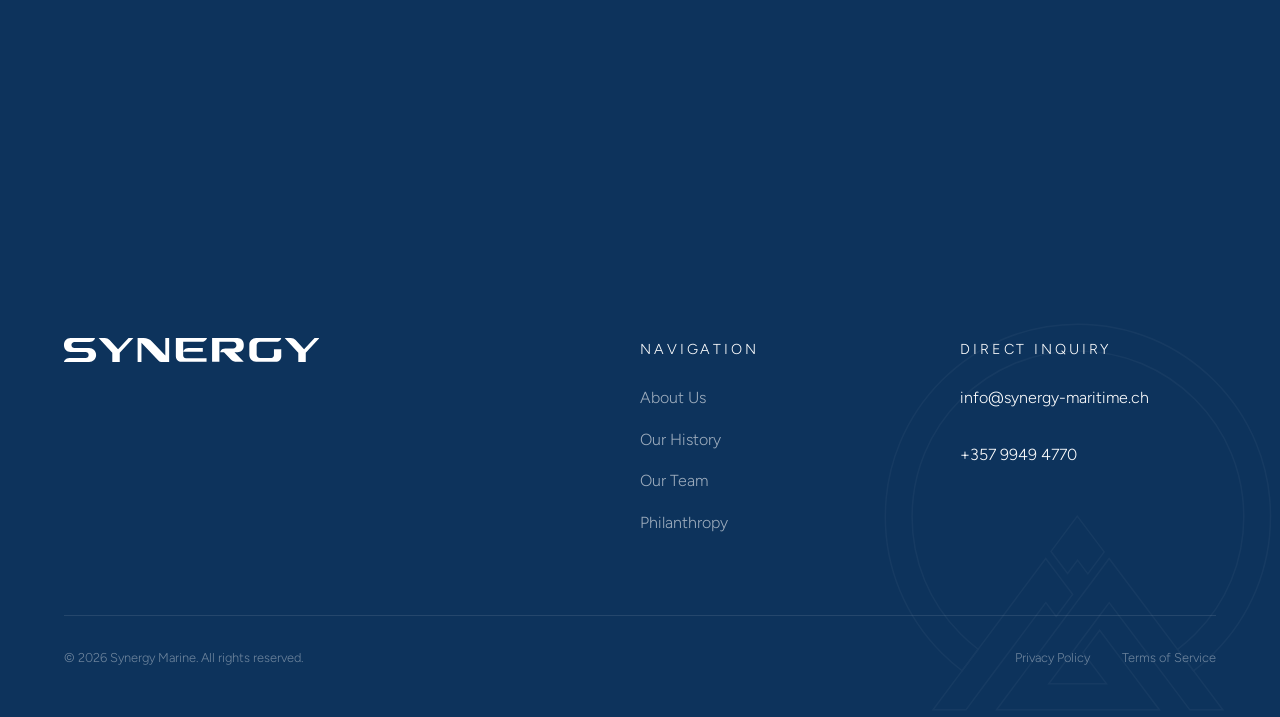
<file: about.html>
<!DOCTYPE html>
<html lang="en">
<head>
    <meta charset="UTF-8">
    <meta name="viewport" content="width=device-width, initial-scale=1.0">
    <title>About Us | Synergy Marine</title>
    <link rel="stylesheet" href="style.css?v=20260928_v26">
    <link rel="icon" type="image/svg+xml" href="favicon.svg">
    <link rel="icon" type="image/png" sizes="32x32" href="favicon-32x32.png">
    <link rel="apple-touch-icon" href="favicon.png">
</head>
<body class="loading"> <div id="preloader"> <div class="preloader-gate-top"></div> <div class="preloader-gate-bottom"></div> <div class="preloader-content">
<svg class="synergy-text-logo" id="Layer_2" data-name="Layer 2" xmlns="http://www.w3.org/2000/svg" viewBox="0 0 612.01 57.51">
  <path fill="#fff" d="M76.96,40.73h0c0,9.27-7.51,16.78-16.77,16.78H0c0-2.13,3.96-9.48,12.92-9.48h38.91c4.02,0,7.29-3.27,7.29-7.29,0-2.01-.82-3.83-2.14-5.15-1.32-1.32-3.14-2.14-5.15-2.14H15.56c-8.59,0-15.56-6.97-15.56-15.56v-2.33C0,6.97,6.97,0,15.56,0h58.58c0,2.08-3.28,9.48-12.98,9.48H25.09c-4,0-7.24,3.24-7.24,7.24h0c0,4,3.24,7.24,7.24,7.24h35.1c9.26,0,16.77,7.51,16.77,16.77Z"/>
  <path fill="#fff" d="M166.27,0l-32.67,35.23v22.28h-17.87v-22.28L83.06,0h14.78c4.34,0,8.48,1.81,11.43,4.99l19.68,21.22.72.78L154.7,0h11.57Z"/>
  <path fill="#fff" d="M612.01,0l-32.67,35.23v22.28h-17.87v-22.28L528.8,0h14.78c4.34,0,8.48,1.81,11.43,4.99l19.68,21.22.72.78,25.03-26.99h11.57Z"/>
  <path fill="#fff" d="M251.98,0v57.51h-18.64c-2.56,0-5.01-1.06-6.78-2.92l-40.96-43.3v46.22h-9.19V0h14.46c7.7,0,15.06,3.17,20.35,8.76l31.56,33.36V0h9.19Z"/>
  <path fill="#fff" d="M332.7,32.89v-9.18h-34.68c-9.17,0-12.44,7.46-12.44,9.18h47.12Z"/>
  <path fill="#fff" d="M292.29,48.74h49.32v8.36h-60.09c-7.43,0-13.46-6.03-13.46-13.46V0h74.64c0,1-3.83,9.18-11.86,9.18h-45.26v32.84c0,3.71,3.01,6.71,6.71,6.71Z"/>
  <path fill="#fff" d="M415.83,34.37h-7.29l22.22,22.72h-16.13c-5.77,0-11.3-2.33-15.35-6.46l-15.9-16.26h-8.95c0-.94,1.59-9.18,12.35-9.18h18.46c2.21,0,4.21-.89,5.66-2.35,1.45-1.44,2.34-3.45,2.34-5.66,0-4.42-3.58-8.01-8.01-8.01h-32.85v47.92h-17.52V0h60.96c8.25,0,14.93,6.68,14.93,14.93v4.52c0,8.24-6.68,14.92-14.93,14.92Z"/>
  <path fill="#fff" d="M461.67,17.49v22.12c0,4.59,3.72,8.3,8.3,8.3h26.88c3.47,0,6.28-2.81,6.28-6.28v-14.68h17.52v17.25c0,7.12-5.77,12.89-12.89,12.89h-47.49c-8.9,0-16.11-7.21-16.11-16.11v-24.87c0-8.9,7.21-16.11,16.11-16.11h60.38s-1.69,9.18-11.74,9.18h-38.93c-4.59,0-8.3,3.72-8.3,8.3Z"/>
</svg>
 </div> </div>
    <nav id="navbar">
        <a href="index.html" class="logo"><svg style="height: 20px; display: block;" viewBox="0 0 612.01 57.51">
  <path fill="#fff" d="M76.96,40.73h0c0,9.27-7.51,16.78-16.77,16.78H0c0-2.13,3.96-9.48,12.92-9.48h38.91c4.02,0,7.29-3.27,7.29-7.29,0-2.01-.82-3.83-2.14-5.15-1.32-1.32-3.14-2.14-5.15-2.14H15.56c-8.59,0-15.56-6.97-15.56-15.56v-2.33C0,6.97,6.97,0,15.56,0h58.58c0,2.08-3.28,9.48-12.98,9.48H25.09c-4,0-7.24,3.24-7.24,7.24h0c0,4,3.24,7.24,7.24,7.24h35.1c9.26,0,16.77,7.51,16.77,16.77Z"/>
  <path fill="#fff" d="M166.27,0l-32.67,35.23v22.28h-17.87v-22.28L83.06,0h14.78c4.34,0,8.48,1.81,11.43,4.99l19.68,21.22.72.78L154.7,0h11.57Z"/>
  <path fill="#fff" d="M612.01,0l-32.67,35.23v22.28h-17.87v-22.28L528.8,0h14.78c4.34,0,8.48,1.81,11.43,4.99l19.68,21.22.72.78,25.03-26.99h11.57Z"/>
  <path fill="#fff" d="M251.98,0v57.51h-18.64c-2.56,0-5.01-1.06-6.78-2.92l-40.96-43.3v46.22h-9.19V0h14.46c7.7,0,15.06,3.17,20.35,8.76l31.56,33.36V0h9.19Z"/>
  <path fill="#fff" d="M332.7,32.89v-9.18h-34.68c-9.17,0-12.44,7.46-12.44,9.18h47.12Z"/>
  <path fill="#fff" d="M292.29,48.74h49.32v8.36h-60.09c-7.43,0-13.46-6.03-13.46-13.46V0h74.64c0,1-3.83,9.18-11.86,9.18h-45.26v32.84c0,3.71,3.01,6.71,6.71,6.71Z"/>
  <path fill="#fff" d="M415.83,34.37h-7.29l22.22,22.72h-16.13c-5.77,0-11.3-2.33-15.35-6.46l-15.9-16.26h-8.95c0-.94,1.59-9.18,12.35-9.18h18.46c2.21,0,4.21-.89,5.66-2.35,1.45-1.44,2.34-3.45,2.34-5.66,0-4.42-3.58-8.01-8.01-8.01h-32.85v47.92h-17.52V0h60.96c8.25,0,14.93,6.68,14.93,14.93v4.52c0,8.24-6.68,14.92-14.93,14.92Z"/>
  <path fill="#fff" d="M461.67,17.49v22.12c0,4.59,3.72,8.3,8.3,8.3h26.88c3.47,0,6.28-2.81,6.28-6.28v-14.68h17.52v17.25c0,7.12-5.77,12.89-12.89,12.89h-47.49c-8.9,0-16.11-7.21-16.11-16.11v-24.87c0-8.9,7.21-16.11,16.11-16.11h60.38s-1.69,9.18-11.74,9.18h-38.93c-4.59,0-8.3,3.72-8.3,8.3Z"/>
</svg></a>
        <ul class="nav-links">
            <li><a href="history.html">History</a></li>
            <li><a href="about.html" class="active">About</a></li>
            <li><a href="team.html">Team</a></li>
            <li><a href="philanthropy.html">Philanthropy</a></li>
            <li><a href="contact.html">Contact</a></li>
        </ul>
        <div id="menu-toggle" class="menu-toggle" aria-label="Toggle menu">
            <div class="bar"></div>
            <div class="bar"></div>
            <div class="bar"></div>
        </div>
    </nav>

        <!-- Off-Screen Navigation Menu (Thoma Bravo Style) -->
    <div id="nav-overlay" class="off-screen-menu">
        <div class="off-screen-top-bar">
            <a href="index.html" class="off-screen-logo" aria-label="Synergy Home">
                <svg style="height: 18px; display: block;" viewBox="0 0 612.01 57.51">
                <path fill="#0d2238" d="M76.96,40.73h0c0,9.27-7.51,16.78-16.77,16.78H0c0-2.13,3.96-9.48,12.92-9.48h38.91c4.02,0,7.29-3.27,7.29-7.29,0-2.01-.82-3.83-2.14-5.15-1.32-1.32-3.14-2.14-5.15-2.14H15.56c-8.59,0-15.56-6.97-15.56-15.56v-2.33C0,6.97,6.97,0,15.56,0h58.58c0,2.08-3.28,9.48-12.98,9.48H25.09c-4,0-7.24,3.24-7.24,7.24h0c0,4,3.24,7.24,7.24,7.24h35.1c9.26,0,16.77,7.51,16.77,16.77Z"/>
                <path fill="#0d2238" d="M166.27,0l-32.67,35.23v22.28h-17.87v-22.28L83.06,0h14.78c4.34,0,8.48,1.81,11.43,4.99l19.68,21.22.72.78L154.7,0h11.57Z"/>
                <path fill="#0d2238" d="M612.01,0l-32.67,35.23v22.28h-17.87v-22.28L528.8,0h14.78c4.34,0,8.48,1.81,11.43,4.99l19.68,21.22.72.78,25.03-26.99h11.57Z"/>
                <path fill="#0d2238" d="M251.98,0v57.51h-18.64c-2.56,0-5.01-1.06-6.78-2.92l-40.96-43.3v46.22h-9.19V0h14.46c7.7,0,15.06,3.17,20.35,8.76l31.56,33.36V0h9.19Z"/>
                <path fill="#0d2238" d="M332.7,32.89v-9.18h-34.68c-9.17,0-12.44,7.46-12.44,9.18h47.12Z"/>
                <path fill="#0d2238" d="M292.29,48.74h49.32v8.36h-60.09c-7.43,0-13.46-6.03-13.46-13.46V0h74.64c0,1-3.83,9.18-11.86,9.18h-45.26v32.84c0,3.71,3.01,6.71,6.71,6.71Z"/>
                <path fill="#0d2238" d="M415.83,34.37h-7.29l22.22,22.72h-16.13c-5.77,0-11.3-2.33-15.35-6.46l-15.9-16.26h-8.95c0-.94,1.59-9.18,12.35-9.18h18.46c2.21,0,4.21-.89,5.66-2.35,1.45-1.44,2.34-3.45,2.34-5.66,0-4.42-3.58-8.01-8.01-8.01h-32.85v47.92h-17.52V0h60.96c8.25,0,14.93,6.68,14.93,14.93v4.52c0,8.24-6.68,14.92-14.93,14.92Z"/>
                <path fill="#0d2238" d="M461.67,17.49v22.12c0,4.59,3.72,8.3,8.3,8.3h26.88c3.47,0,6.28-2.81,6.28-6.28v-14.68h17.52v17.25c0,7.12-5.77,12.89-12.89,12.89h-47.49c-8.9,0-16.11-7.21-16.11-16.11v-24.87c0-8.9,7.21-16.11,16.11-16.11h60.38s-1.69,9.18-11.74,9.18h-38.93c-4.59,0-8.3,3.72-8.3,8.3Z"/>
            </svg>
            </a>
            <button id="menu-close" class="off-screen-close" aria-label="Close menu">
                <svg width="24" height="24" viewBox="0 0 24 24" fill="none" stroke="#0d2238" stroke-width="1.8" stroke-linecap="round" stroke-linejoin="round">
                <line x1="18" y1="6" x2="6" y2="18"></line>
                <line x1="6" y1="6" x2="18" y2="18"></line>
            </svg>
            </button>
        </div>

        <div class="off-screen-nav-container">
            <ul class="off-screen-nav-list">
            <li class="off-screen-nav-item">
                <a href="index.html" class="off-screen-link">
                    <span>Home</span>
                </a>
            </li>
            <li class="off-screen-nav-item">
                <a href="history.html" class="off-screen-link">
                    <span>History</span>
                </a>
            </li>
            <li class="off-screen-nav-item">
                <a href="about.html" class="off-screen-link active">
                    <span>About</span>
                </a>
            </li>
            <li class="off-screen-nav-item">
                <a href="team.html" class="off-screen-link">
                    <span>Team</span>
                </a>
            </li>
            <li class="off-screen-nav-item">
                <a href="philanthropy.html" class="off-screen-link">
                    <span>Philanthropy</span>
                </a>
            </li>
            <li class="off-screen-nav-item">
                <a href="contact.html" class="off-screen-link">
                    <span>Contact</span>
                </a>
            </li>
            </ul>
        </div>

        <!-- Figura Watermark at Bottom -->
        <div class="off-screen-watermark" aria-hidden="true">
            <svg class="off-screen-figura-svg" viewBox="0 0 690.7 595.3">
                <polygon points="378.8 345.9 356.2 376.2 342 357.2 328.2 375.6 305.3 345.2 341.6 296.5 378.8 345.9"/>
                <polygon points="542.7 564 497.1 564 471.7 530.2 449.2 500.3 385.7 415.9 372.2 434.1 364.8 444 342.1 474.5 341.9 474.8 305.5 523.6 302.1 528.1 382 528.1 378.7 523.7 349.5 484.9 349.8 484.6 372.5 454.1 417.5 514 440.7 544.9 455.1 564 230 564 244.2 544.9 267.2 514 319.3 444.1 319.3 444.1 342 413.6 349.4 403.7 363.1 385.3 385.6 355 480.1 480.6 502.3 510.2 542.7 564"/>
                <polygon points="335.2 404.5 312.4 435 298.2 416 298.1 415.9 235.4 500.1 213 530.1 187.8 564 142.3 564 182.4 510.2 204.5 480.5 298 355 320.9 385.5 335.2 404.5"/>
                <path d="M608.5,297.4c0,71.1-27.7,137.9-77.9,188.2-8.9,8.9-18.4,17.2-28.3,24.6l-22.2-29.6c8.5-6.4,16.7-13.5,24.4-21.2,43.3-43.3,67.1-100.8,67.1-162s-23.8-118.7-67.1-162c-43.3-43.3-100.8-67.1-162-67.1s-118.7,23.8-162,67.1c-43.3,43.3-67.1,100.8-67.1,162s23.8,118.7,67.1,162c7.6,7.6,15.7,14.6,24.1,21l-22.1,29.7c-9.9-7.5-19.3-15.6-28.2-24.5-50.3-50.3-77.9-117.1-77.9-188.2s27.7-137.9,77.9-188.2c50.3-50.3,117.1-77.9,188.2-77.9s137.9,27.7,188.2,77.9c50.3,50.3,77.9,117.1,77.9,188.2Z"/>
            </svg>
        </div>
    </div>

    <section id="about-hero" style="padding: 220px 8% 120px 8%; background: linear-gradient(rgba(13, 51, 92, 0.8), rgba(13, 51, 92, 0.9)), url('assets/aframax tanker 2.jpg') center/cover no-repeat; color: white; text-align: left;">
        <h1 style="max-width: 1200px; font-family: 'IvyMode', serif;">Charting the Future of <span style="white-space: nowrap;">Maritime Investing</span></h1>
        <p style="max-width: 750px; margin: 30px 0 0 0; font-size: 1.4rem; font-weight: 300; line-height: 1.5; font-family: 'Figtree', sans-serif; color: #f0f4f8; opacity: 0.95;">Synergy combines institutional investment discipline with fully integrated operating capabilities across the maritime value chain.</p>
    </section>

    <section id="capabilities" style="padding: 120px 0 0 0; background: #FFFFFF; border-bottom: 1px solid rgba(13, 51, 92, 0.05);">


                <!-- Operating Track -->
        <section id="operating-track" class="capabilities-track-section reveal" style="min-height: 100vh; position: relative; width: 100%; padding: 0; background: #ffffff;">
            <div style="min-height: 100vh; display: flex; flex-direction: row; overflow: hidden;">
                <!-- Left Side: Ship Image -->
                <div class="operating-media-col" style="flex: 1; position: relative; overflow: hidden; min-height: 480px;">
                    <div class="track-media-img" style="background: url('assets/aframax tanker 4.jpg') center/cover no-repeat; width: 100%; height: 100%; position: absolute; top: 0; left: 0;"></div>
                    <div class="track-media-overlay"></div>
                </div>
                
                <!-- Right Side: Content -->
                <div class="track-content-col" style="flex: 1; padding: 60px 6%; display: flex; flex-direction: column; justify-content: center; background: #ffffff;">
                    <!-- Intro -->
                    <div class="track-intro-wrap" style="margin-bottom: 35px;">
                        <h2 class="track-title" style="font-family: 'IvyMode', serif; letter-spacing: 0.5px; margin-bottom: 18px; font-weight: 300; line-height: 1.1; color: var(--primary);">Integrated Operator</h2>
                        
                        <p class="scroll-highlight-text track-lead-desc" style="font-size: 1.25rem; color: var(--text-dark); max-width: 500px; font-family: 'Figtree', sans-serif; line-height: 1.6; font-weight: 300;">
                            Direct control of chartering, technical management and vessel performance optimization.
                        </p>
                    </div>

                    <!-- Capabilities Grid (Vertical) -->
                    <div class="track-sub-divider" style="display: flex; align-items: center; margin-bottom: 25px;">
                        <div class="track-sub-label" style="color: var(--primary); padding-right: 20px; font-family: 'IvyMode', serif; letter-spacing: 1.5px; font-size: 1.35rem; font-weight: 600;">Operating Capabilities</div>
                        <div class="track-sub-line" style="flex: 1; height: 1px; background: rgba(13, 51, 92, 0.12);"></div>
                    </div>
                    
                    <div class="track-cards-list" style="display: flex; flex-direction: column; gap: 16px;">
                        <div class="op-cap-card cap-detail-card cap-item-stagger">
                            <div class="cap-card-icon-wrap" style="margin-bottom: 0; width: 60px; flex-shrink: 0; display: flex; align-items: center; justify-content: flex-start;">
                                <div class="cap-number-text">01</div>
                            </div>
                            <div class="cap-body-wrap">
                                <h4 class="cap-card-title" style="margin-bottom: 5px;">Management</h4>
                                <p class="cap-card-desc" style="margin: 0;">Employment, chartering, relationships, insurance and credit risk.</p>
                            </div>
                        </div>
                        
                        <div class="op-cap-card cap-detail-card cap-item-stagger">
                            <div class="cap-card-icon-wrap" style="margin-bottom: 0; width: 60px; flex-shrink: 0; display: flex; align-items: center; justify-content: flex-start;">
                                <div class="cap-number-text">02</div>
                            </div>
                            <div class="cap-body-wrap">
                                <h4 class="cap-card-title" style="margin-bottom: 5px;">Technical Management</h4>
                                <p class="cap-card-desc" style="margin: 0;">Decades-long track record, inspections, compliance, maintenance and performance audits.</p>
                            </div>
                        </div>
                        
                        <div class="op-cap-card cap-detail-card cap-item-stagger">
                            <div class="cap-card-icon-wrap" style="margin-bottom: 0; width: 60px; flex-shrink: 0; display: flex; align-items: center; justify-content: flex-start;">
                                <div class="cap-number-text">03</div>
                            </div>
                            <div class="cap-body-wrap">
                                <h4 class="cap-card-title" style="margin-bottom: 5px;">Vessel Performance</h4>
                                <p class="cap-card-desc" style="margin: 0;">Decarbonisation retrofits, fuel efficiency optimization and performance upgrades.</p>
                            </div>
                        </div>

                        <div class="op-cap-card cap-detail-card cap-item-stagger">
                            <div class="cap-card-icon-wrap" style="margin-bottom: 0; width: 60px; flex-shrink: 0; display: flex; align-items: center; justify-content: flex-start;">
                                <div class="cap-number-text">04</div>
                            </div>
                            <div class="cap-body-wrap">
                                <h4 class="cap-card-title" style="margin-bottom: 5px;">Crew & Ship Management</h4>
                                <p class="cap-card-desc" style="margin: 0;">In-house crewing, training, operations, budgeting and accounting services.</p>
                            </div>
                        </div>
                    </div>
                </div>
            </div>
        </section>

        <!-- Investor Track -->
        <section id="investor-track" class="capabilities-track-section" style="min-height: 100vh; position: relative; width: 100%; padding: 0; background: #ffffff;">
            <div style="min-height: 100vh; display: flex; flex-direction: row-reverse; overflow: hidden;">
                <!-- Right Side: Building Image -->
                <div style="flex: 1; position: relative; overflow: hidden; min-height: 480px;">
                    <div class="track-media-img" style="background: url('assets/building.png') center/cover no-repeat; width: 100%; height: 100%; position: absolute; top: 0; left: 0;"></div>
                    <div class="track-media-overlay"></div>
                </div>
                
                <!-- Left Side: Content -->
                <div class="track-content-col" style="flex: 1; padding: 60px 6%; display: flex; flex-direction: column; justify-content: center; background: #ffffff;">
                    <!-- Intro -->
                    <div class="track-intro-wrap" style="margin-bottom: 35px;">
                        <h2 class="track-title" style="font-family: 'IvyMode', serif; letter-spacing: 0.5px; margin-bottom: 18px; font-weight: 300; line-height: 1.1; color: var(--primary);">Institutional Investor</h2>
                        
                        <p class="scroll-highlight-text track-lead-desc" style="font-size: 1.25rem; color: var(--text-dark); max-width: 500px; font-family: 'Figtree', sans-serif; line-height: 1.6; font-weight: 300;">
                            Aligned capital alongside partners, combined with disciplined underwriting and active portfolio management.
                        </p>
                    </div>

                    <!-- Capabilities Grid (Vertical) -->
                    <div class="track-sub-divider" style="display: flex; align-items: center; margin-bottom: 25px;">
                        <div class="track-sub-label" style="color: var(--primary); padding-right: 20px; font-family: 'IvyMode', serif; letter-spacing: 1.5px; font-size: 1.35rem; font-weight: 600;">Investment Capabilities</div>
                        <div class="track-sub-line" style="flex: 1; height: 1px; background: rgba(13, 51, 92, 0.12);"></div>
                    </div>
                    
                    <div class="track-cards-list" style="display: flex; flex-direction: column; gap: 16px;">
                        <div class="inv-cap-card cap-detail-card cap-item-stagger">
                            <div class="cap-card-icon-wrap" style="margin-bottom: 0; width: 60px; flex-shrink: 0; display: flex; align-items: center; justify-content: flex-start;">
                                <div class="cap-number-text">01</div>
                            </div>
                            <div class="cap-body-wrap">
                                <h4 class="cap-card-title" style="margin-bottom: 5px;">Investment Decision Making</h4>
                                <p class="cap-card-desc" style="margin: 0;">Sourcing, analysis, structuring, commercial and technical due diligence.</p>
                            </div>
                        </div>
                        
                        <div class="inv-cap-card cap-detail-card cap-item-stagger">
                            <div class="cap-card-icon-wrap" style="margin-bottom: 0; width: 60px; flex-shrink: 0; display: flex; align-items: center; justify-content: flex-start;">
                                <div class="cap-number-text">02</div>
                            </div>
                            <div class="cap-body-wrap">
                                <h4 class="cap-card-title" style="margin-bottom: 5px;">Capital Structuring</h4>
                                <p class="cap-card-desc" style="margin: 0;">Co-investment structures, banking relationships, debt sourcing and advisory.</p>
                            </div>
                        </div>
                        
                        <div class="inv-cap-card cap-detail-card cap-item-stagger">
                            <div class="cap-card-icon-wrap" style="margin-bottom: 0; width: 60px; flex-shrink: 0; display: flex; align-items: center; justify-content: flex-start;">
                                <div class="cap-number-text">03</div>
                            </div>
                            <div class="cap-body-wrap">
                                <h4 class="cap-card-title" style="margin-bottom: 5px;">Portfolio Management</h4>
                                <p class="cap-card-desc" style="margin: 0;">Vessel operations oversight, divestment timing and market cycles navigation.</p>
                            </div>
                        </div>

                        <div class="inv-cap-card cap-detail-card cap-item-stagger">
                            <div class="cap-card-icon-wrap" style="margin-bottom: 0; width: 60px; flex-shrink: 0; display: flex; align-items: center; justify-content: flex-start;">
                                <div class="cap-number-text">04</div>
                            </div>
                            <div class="cap-body-wrap">
                                <h4 class="cap-card-title" style="margin-bottom: 5px;">Reporting, Admin & Compliance</h4>
                                <p class="cap-card-desc" style="margin: 0;">Institutional-grade accounting, reporting, audit and regulatory compliance.</p>
                            </div>
                        </div>
                    </div>
                </div>
            </div>
        </section>

        <style>
            .cap-card:hover .cap-bg {
                transform: scale(1.05);
            }
            .cap-card-icon-wrap {
                height: 50px; 
                display: flex; 
                align-items: center; 
                justify-content: center; 
                margin-bottom: 15px;
            }
            .cap-svg-icon {
                height: 50px;
                background-image: url('assets/icons/Synergy Co-Investment Opportunity.svg');
                background-repeat: no-repeat;
                background-size: 967.5px 51px;
                filter: brightness(0) saturate(100%) invert(14%) sepia(31%) saturate(2283%) hue-rotate(189deg) brightness(91%) contrast(92%); /* Approximates #0d335c */
                opacity: 0.9;
            }
            .cap-detail-card {
                background: #F8F9FA;
                padding: 30px;
                border-radius: 0px;
                border-top: 1px solid rgba(13, 51, 92, 0.1);
                transition: var(--transition);
                text-align: left;
            }
            .cap-detail-card:hover {
                transform: translateY(-5px);
                box-shadow: 0 10px 25px rgba(0,0,0,0.05);
                border-top-color: var(--accent);
            }
            .cap-card-title {
                font-family: 'IvyMode';
                font-size: 1.1rem;
                font-weight: 600;
                color: var(--primary);
                margin-bottom: 10px;
                text-transform: capitalize;
            }
            .cap-card-desc {
                font-size: 0.9rem;
                color: var(--text-dark);
                opacity: 0.8;
                line-height: 1.5;
                font-weight: 300;
            }
            @media (max-width: 1024px) {
                .cap-detail-card {
                    padding: 20px;
                }
            }
            @media (max-width: 768px) {
                [style*="grid-template-columns: repeat(4, 1fr)"] {
                    grid-template-columns: 1fr 1fr !important;
                }
            }
            @media (max-width: 480px) {
                [style*="grid-template-columns: repeat(4, 1fr)"] {
                    grid-template-columns: 1fr !important;
                }
            }
        </style>

        <!-- Summary Statement Block at bottom -->
        <div class="about-summary-statement reveal">
            <div class="about-summary-divider-top"></div>
            <p class="scroll-highlight-text about-summary-text">
                Synergy co-invests alongside institutional partners, acquiring, directly operating and divesting vessels with full alignment and accountability. This approach drives disciplined decision-making and long-term value creation across its integrated platform.
            </p>
            <div class="about-summary-divider-bottom"></div>
            <p class="about-summary-subtext">
                Backed by long-standing relationships<br/>with leading institutional investors and maritime finance providers.
            </p>
        </div>
    </section>


    <section id="values-scroll-container" style="height: 400vh; position: relative; background-color: var(--primary); padding: 0;">
        <style>
            .value-bg {
                position: absolute;
                top: 0;
                left: 0;
                width: 100%;
                height: 100%;
                background-size: cover;
                background-position: center;
                z-index: 0;
                opacity: 0;
                transition: opacity 1.2s cubic-bezier(0.25, 1, 0.5, 1);
            }
            .value-bg.active {
                opacity: 1;
            }
        </style>
        <div id="values-sticky-wrapper" style="
            position: sticky; 
            top: 0; 
            height: 100vh; 
            width: 100%; 
            display: flex; 
            align-items: center; 
            overflow: hidden;
            padding: 0;
        ">
            <!-- Background Image Layers for Crossfade -->
            <div id="value-bg-0" class="value-bg active" style="background-image: url('assets/hero.png');"></div>
            <div id="value-bg-1" class="value-bg" style="background-image: url('assets/aframax tanker 2.jpg');"></div>
            <div id="value-bg-2" class="value-bg" style="background-image: url('assets/F1.jpg');"></div>
            <div id="value-bg-3" class="value-bg" style="background-image: url('assets/SYNERGY%20OFFICE%20.jpg');"></div>
            
            <!-- Navy Blue Overlay for contrast -->
            <div style="
                position: absolute;
                top: 0; left: 0; width: 100%; height: 100%;
                background: linear-gradient(rgba(13, 51, 92, 0.8), rgba(13, 51, 92, 0.88));
                z-index: 1;
            "></div>

            <div style="display: grid; grid-template-columns: 1fr 1fr; gap: 100px; width: 80%; max-width: 1200px; margin: 0 auto; align-items: center; position: relative; z-index: 2;">
                <!-- Left Side: Header -->
                <div class="reveal">
                    <h2 class="values-main-title" style="font-family: 'IvyMode'; margin-bottom: 24px; line-height: 1.15; color: white; white-space: nowrap;">Our Core Values</h2>
                    <p style="color: white; opacity: 0.7; font-size: 1.1rem; line-height: 1.8; max-width: 400px;">Our values define how we navigate the complexities of global maritime markets and deliver consistent excellence for our partners.</p>
                </div>

                <!-- Right Side: Compass Carousel (Desktop) -->
                <div class="values-desktop-compass" style="position: relative; height: 500px; display: flex; align-items: center; justify-content: center;">
                    <!-- Compass Dial -->
                    <div id="values-compass" style="
                        position: absolute;
                        width: 450px;
                        height: 450px;
                        border: 1px solid rgba(118, 149, 178, 0.1);
                        border-radius: 50%;
                        transition: transform 0.6s cubic-bezier(0.2, 0, 0.2, 1);
                    ">
                        <!-- Tick Marks -->
                        <div id="ticks-container" style="position: absolute; width: 100%; height: 100%;"></div>
                        <!-- Highlight Needle -->
                        <div style="position: absolute; top: -5px; left: 50%; width: 2px; height: 30px; background: var(--accent); margin-left: -1px; box-shadow: 0 0 15px var(--accent);"></div>
                    </div>

                    <!-- Active Value Content -->
                    <div id="value-content" style="text-align: center; z-index: 5; max-width: 320px; color: white;">
                        <div id="value-index" style="
                            background: white; 
                            color: #0d1f1a; 
                            display: inline-block; 
                            padding: 5px 15px; 
                            border-radius: 20px; 
                            font-size: 0.8rem; 
                            font-weight: 700; 
                            margin-bottom: 25px;
                        ">1 / 4</div>
                        <h3 id="value-title" style="font-family: 'IvyMode'; margin-bottom: 20px; color: white;">Agility</h3>
                        <p id="value-desc" style="opacity: 0.8; line-height: 1.6; font-size: 1rem;">We leverage decades of shipping and investment expertise to navigate market cycles and act decisively in periods of market and geopolitical dislocation.</p>
                    </div>
                </div>

                <!-- Right Side: Clean Values Stack (Mobile) -->
                <div class="mobile-values-list">
                    <div class="mobile-value-card">
                        <h3 class="mobile-value-title">Agility</h3>
                        <p class="mobile-value-desc">We leverage decades of shipping and investment expertise to navigate market cycles and act decisively in periods of market and geopolitical dislocation.</p>
                    </div>

                    <div class="mobile-value-card">
                        <h3 class="mobile-value-title">Alignment</h3>
                        <p class="mobile-value-desc">We work in partnership with leading institutional investors and manage assets end-to-end, ensuring full alignment across capital, operations, and execution.</p>
                    </div>

                    <div class="mobile-value-card">
                        <h3 class="mobile-value-title">Innovation</h3>
                        <p class="mobile-value-desc">We continuously evolve how we invest and operate, shaping the future of maritime performance through smarter structuring, advanced asset strategies, and forward-looking partnerships.</p>
                    </div>

                    <div class="mobile-value-card">
                        <h3 class="mobile-value-title">Performance</h3>
                        <p class="mobile-value-desc">Since 1963, we have combined deep operational expertise with investment discipline to consistently outperform through shipping cycles, driven by market insight and precise execution.</p>
                    </div>
                </div>
            </div>
        </div>

        <script>
            const valuesData = [
                {
                    title: "Agility",
                    desc: "We leverage decades of shipping and investment expertise to navigate market cycles and act decisively in periods of market and geopolitical dislocation.",
                    rotation: 0
                },
                {
                    title: "Alignment",
                    desc: "We work in partnership with leading institutional investors and manage assets end-to-end, ensuring full alignment across capital, operations, and execution.",
                    rotation: -90
                },
                {
                    title: "Innovation",
                    desc: "We continuously evolve how we invest and operate, shaping the future of maritime performance through smarter structuring, advanced asset strategies, and forward-looking partnerships.",
                    rotation: -180
                },
                {
                    title: "Performance",
                    desc: "Since 1963, we have combined deep operational expertise with investment discipline to consistently outperform through shipping cycles, driven by market insight and precise execution.",
                    rotation: -270
                }
            ];

            let lastIndex = -1;

            function updateScrollValue() {
                const container = document.getElementById('values-scroll-container');
                const rect = container.getBoundingClientRect();
                const windowHeight = window.innerHeight;
                
                // Calculate progress (0 to 1) through the 400vh container
                let progress = -rect.top / (rect.height - windowHeight);
                progress = Math.max(0, Math.min(0.999, progress));
                
                const currentIndex = Math.floor(progress * 4);
                
                if (currentIndex !== lastIndex) {
                    const data = valuesData[currentIndex];
                    const compass = document.getElementById('values-compass');
                    const title = document.getElementById('value-title');
                    const desc = document.getElementById('value-desc');
                    const index = document.getElementById('value-index');
                    const content = document.getElementById('value-content');

                    // Rotate compass
                    compass.style.transform = `rotate(${data.rotation}deg)`;

                    // Toggle active background layer for crossfade
                    for (let i = 0; i < 4; i++) {
                        const bg = document.getElementById(`value-bg-${i}`);
                        if (bg) {
                            if (i === currentIndex) {
                                bg.classList.add('active');
                            } else {
                                bg.classList.remove('active');
                            }
                        }
                    }

                    // Animate content
                    content.style.opacity = '0';
                    content.style.transform = 'translateY(20px)';
                    
                    setTimeout(() => {
                        title.innerText = data.title;
                        desc.innerText = data.desc;
                        index.innerText = `${currentIndex + 1} / 4`;
                        content.style.opacity = '1';
                        content.style.transform = 'translateY(0)';
                    }, 300);

                    lastIndex = currentIndex;
                }
            }

            window.addEventListener('scroll', updateScrollValue);
            window.addEventListener('load', updateScrollValue);

            // Create Ticks
            const ticksContainer = document.getElementById('ticks-container');
            for (let i = 0; i < 60; i++) {
                const tick = document.createElement('div');
                tick.style.position = 'absolute';
                tick.style.width = i % 15 === 0 ? '2px' : '1px';
                tick.style.height = i % 15 === 0 ? '20px' : '10px';
                tick.style.background = i % 15 === 0 ? 'var(--accent)' : 'rgba(255,255,255,0.2)';
                tick.style.left = '50%';
                tick.style.top = '0';
                tick.style.transformOrigin = '0 225px';
                tick.style.transform = `rotate(${i * 6}deg)`;
                ticksContainer.appendChild(tick);
            }

            document.getElementById('value-content').style.transition = 'all 0.5s ease-out';
        </script>
    </section>

            <footer class="site-footer">
        <svg class="footer-figura" viewBox="0 0 690.7 595.3">
            <polygon points="378.8 345.9 356.2 376.2 342 357.2 328.2 375.6 305.3 345.2 341.6 296.5 378.8 345.9"/>
            <polygon points="542.7 564 497.1 564 471.7 530.2 449.2 500.3 385.7 415.9 372.2 434.1 364.8 444 342.1 474.5 341.9 474.8 305.5 523.6 302.1 528.1 382 528.1 378.7 523.7 349.5 484.9 349.8 484.6 372.5 454.1 417.5 514 440.7 544.9 455.1 564 230 564 244.2 544.9 267.2 514 319.3 444.1 319.3 444.1 342 413.6 349.4 403.7 363.1 385.3 385.6 355 480.1 480.6 502.3 510.2 542.7 564"/>
            <polygon points="335.2 404.5 312.4 435 298.2 416 298.1 415.9 235.4 500.1 213 530.1 187.8 564 142.3 564 182.4 510.2 204.5 480.5 298 355 320.9 385.5 335.2 404.5"/>
            <path d="M608.5,297.4c0,71.1-27.7,137.9-77.9,188.2-8.9,8.9-18.4,17.2-28.3,24.6l-22.2-29.6c8.5-6.4,16.7-13.5,24.4-21.2,43.3-43.3,67.1-100.8,67.1-162s-23.8-118.7-67.1-162c-43.3-43.3-100.8-67.1-162-67.1s-118.7,23.8-162,67.1c-43.3,43.3-67.1,100.8-67.1,162s23.8,118.7,67.1,162c7.6,7.6,15.7,14.6,24.1,21l-22.1,29.7c-9.9-7.5-19.3-15.6-28.2-24.5-50.3-50.3-77.9-117.1-77.9-188.2s27.7-137.9,77.9-188.2c50.3-50.3,117.1-77.9,188.2-77.9s137.9,27.7,188.2,77.9c50.3,50.3,77.9,117.1,77.9,188.2Z"/>
        </svg>
        <div class="footer-container reveal">
            <div class="footer-grid">
                <!-- Col 1: Brand & Stewardship -->
                <div class="footer-reveal-col">
                    <a href="index.html" class="footer-logo-link">
                        <svg class="footer-logo-svg" viewBox="0 0 612.01 57.51">
                            <path fill="#fff" d="M76.96,40.73h0c0,9.27-7.51,16.78-16.77,16.78H0c0-2.13,3.96-9.48,12.92-9.48h38.91c4.02,0,7.29-3.27,7.29-7.29,0-2.01-.82-3.83-2.14-5.15-1.32-1.32-3.14-2.14-5.15-2.14H15.56c-8.59,0-15.56-6.97-15.56-15.56v-2.33C0,6.97,6.97,0,15.56,0h58.58c0,2.08-3.28,9.48-12.98,9.48H25.09c-4,0-7.24,3.24-7.24,7.24h0c0,4,3.24,7.24,7.24,7.24h35.1c9.26,0,16.77,7.51,16.77,16.77Z"/>
                            <path fill="#fff" d="M166.27,0l-32.67,35.23v22.28h-17.87v-22.28L83.06,0h14.78c4.34,0,8.48,1.81,11.43,4.99l19.68,21.22.72.78L154.7,0h11.57Z"/>
                            <path fill="#fff" d="M612.01,0l-32.67,35.23v22.28h-17.87v-22.28L528.8,0h14.78c4.34,0,8.48,1.81,11.43,4.99l19.68,21.22.72.78,25.03-26.99h11.57Z"/>
                            <path fill="#fff" d="M251.98,0v57.51h-18.64c-2.56,0-5.01-1.06-6.78-2.92l-40.96-43.3v46.22h-9.19V0h14.46c7.7,0,15.06,3.17,20.35,8.76l31.56,33.36V0h9.19Z"/>
                            <path fill="#fff" d="M332.7,32.89v-9.18h-34.68c-9.17,0-12.44,7.46-12.44,9.18h47.12Z"/>
                            <path fill="#fff" d="M292.29,48.74h49.32v8.36h-60.09c-7.43,0-13.46-6.03-13.46-13.46V0h74.64c0,1-3.83,9.18-11.86,9.18h-45.26v32.84c0,3.71,3.01,6.71,6.71,6.71Z"/>
                            <path fill="#fff" d="M415.83,34.37h-7.29l22.22,22.72h-16.13c-5.77,0-11.3-2.33-15.35-6.46l-15.9-16.26h-8.95c0-.94,1.59-9.18,12.35-9.18h18.46c2.21,0,4.21-.89,5.66-2.35,1.45-1.44,2.34-3.45,2.34-5.66,0-4.42-3.58-8.01-8.01-8.01h-32.85v47.92h-17.52V0h60.96c8.25,0,14.93,6.68,14.93,14.93v4.52c0,8.24-6.68,14.92-14.93,14.92Z"/>
                            <path fill="#fff" d="M461.67,17.49v22.12c0,4.59,3.72,8.3,8.3,8.3h26.88c3.47,0,6.28-2.81,6.28-6.28v-14.68h17.52v17.25c0,7.12-5.77,12.89-12.89,12.89h-47.49c-8.9,0-16.11-7.21-16.11-16.11v-24.87c0-8.9,7.21-16.11,16.11-16.11h60.38s-1.69,9.18-11.74,9.18h-38.93c-4.59,0-8.3,3.72-8.3,8.3Z"/>
                        </svg>
                    </a>
                    
                </div>
                
                <!-- Col 2: Navigation -->
                <div class="footer-reveal-col">
                    <h4 class="footer-heading">Navigation</h4>
                    <ul class="footer-links">
                        <li><a href="about.html" class="footer-link">About Us</a></li>
                        <li><a href="history.html" class="footer-link">Our History</a></li>
                        <li><a href="team.html" class="footer-link">Our Team</a></li>
                        <li><a href="philanthropy.html" class="footer-link">Philanthropy</a></li>
                    </ul>
                </div>
                
                <!-- Col 3: Direct Contact -->
                <div class="footer-reveal-col">
                    <h4 class="footer-heading">Direct Inquiry</h4>
                    <div class="footer-contact-info">
                        <div class="footer-contact-item">
                            <a href="mailto:info@synergy-maritime.ch" class="footer-contact-val">info@synergy-maritime.ch</a>
                        </div>
                        <div class="footer-contact-item">
                            <a href="tel:+35799494770" class="footer-contact-val">+357 9949 4770</a>
                        </div>
                    </div>
                </div>
            </div>

            <!-- Bottom Row -->
            <div class="footer-bottom footer-reveal-col">
                <p>&copy; 2026 Synergy Marine. All rights reserved.</p>
                <div class="footer-legal-links">
                    <a href="privacy.html" class="footer-legal-link">Privacy Policy</a>
                    <a href="terms.html" class="footer-legal-link">Terms of Service</a>
                </div>
            </div>
        </div>
    </footer>

    <script src="main.js?v=20260928_v26"></script>
    
</body>
</html>
</file>
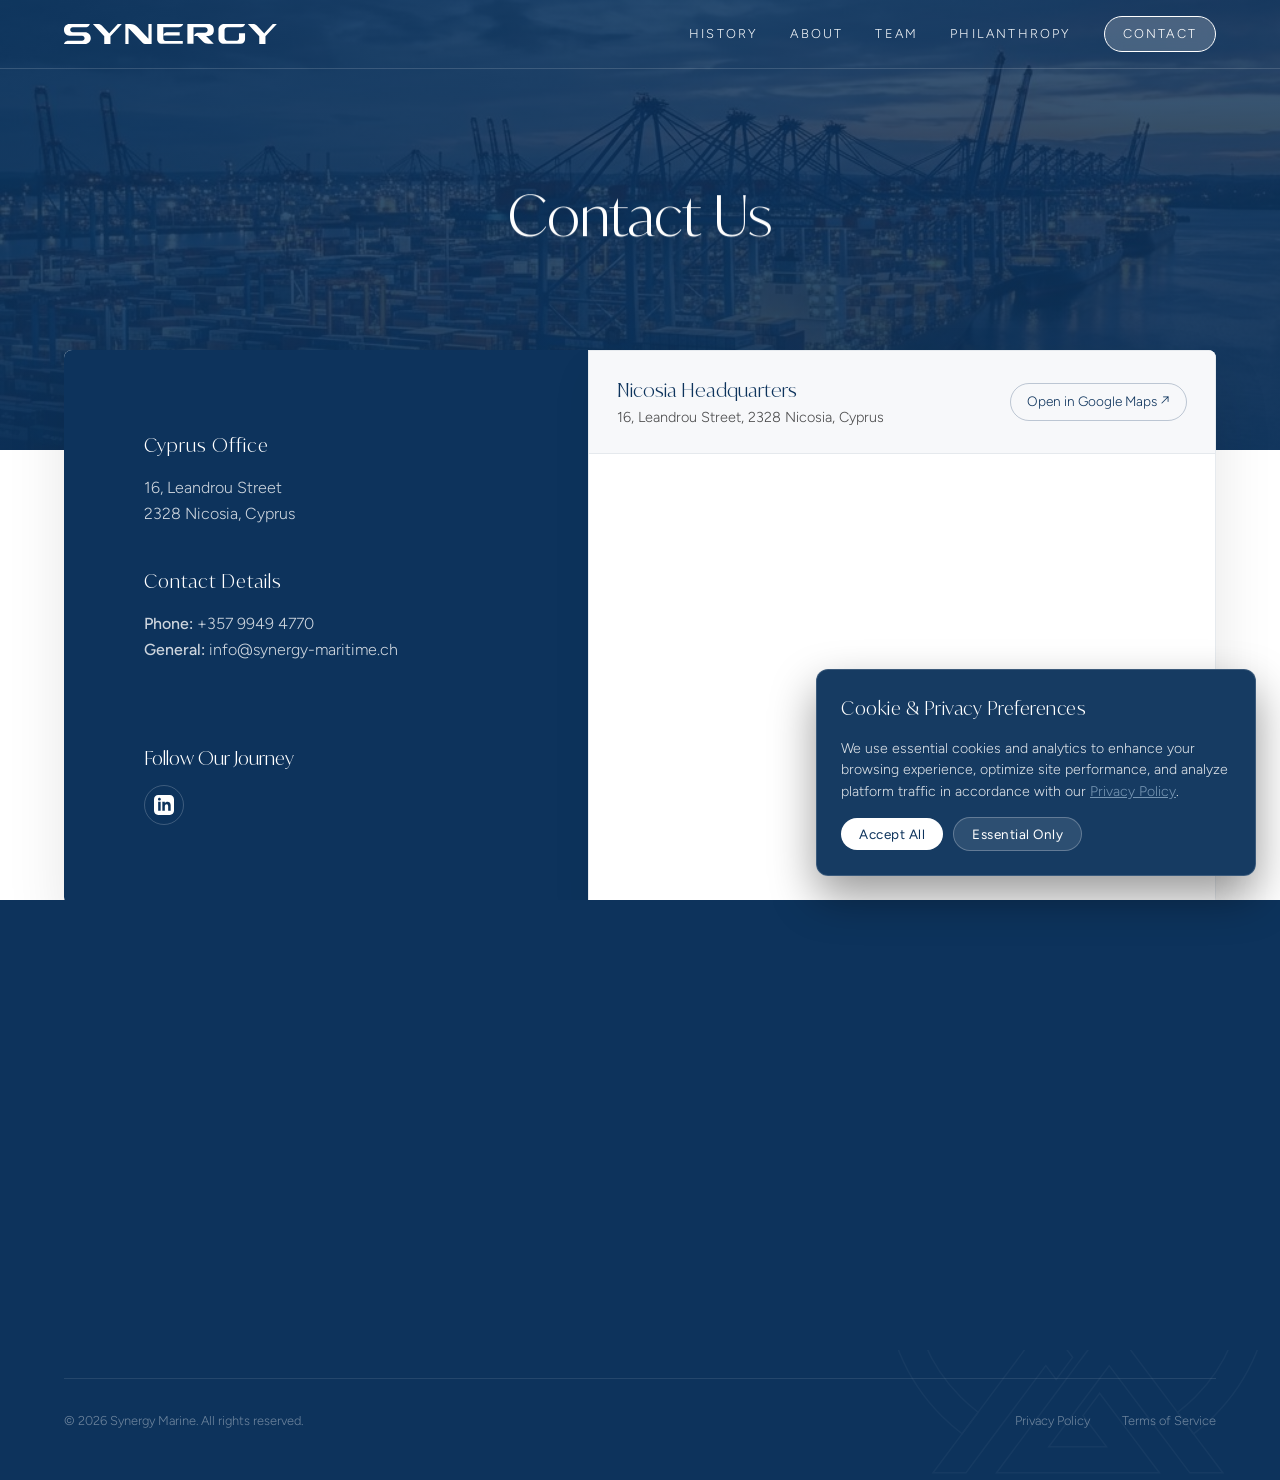
<file: contact.html>
<!DOCTYPE html>
<html lang="en">
<head>
    <meta charset="UTF-8">
    <meta name="viewport" content="width=device-width, initial-scale=1.0">
    <title>Contact Us | Synergy Marine</title>
    <link rel="stylesheet" href="style.css?v=20260928_v26">
    <link rel="icon" type="image/svg+xml" href="favicon.svg">
    <link rel="icon" type="image/png" sizes="32x32" href="favicon-32x32.png">
    <link rel="apple-touch-icon" href="favicon.png">
    <style>
        .contact-hero {
            height: 50vh;
            background: linear-gradient(rgba(13, 51, 92, 0.8), rgba(13, 51, 92, 0.9)), url('assets/shipping_port_background.png');
            background-size: cover;
            background-position: center;
            display: flex;
            align-items: center;
            justify-content: center;
            text-align: center;
            color: white;
            padding: 0 10%;
        }
        
        .contact-container {
            display: grid;
            grid-template-columns: 1fr 1.2fr;
            gap: 0;
            max-width: 1200px;
            margin: -100px auto 100px;
            background: white;
            box-shadow: 0 30px 60px rgba(0,0,0,0.1);
            border-radius: 8px;
            overflow: hidden;
            position: relative;
            z-index: 10;
        }

        .contact-info {
            background: var(--primary);
            color: white;
            padding: 80px;
            display: flex;
            flex-direction: column;
            justify-content: space-between;
        }

        .contact-form-container {
            padding: 80px;
            background: white;
        }

        .info-item {
            margin-bottom: 40px;
        }

        .info-item h3 {
            font-family: 'IvyMode';
            color: var(--accent);
            margin-bottom: 15px;
            letter-spacing: 1px;
        }

        .info-item p {
            opacity: 0.8;
            line-height: 1.6;
        }

        .contact-form .form-group {
            margin-bottom: 25px;
        }

        .contact-form label {
            display: block;
            margin-bottom: 10px;
            font-weight: 600;
            font-size: 0.9rem;
            color: var(--primary);
        }

        .contact-form input, 
        .contact-form textarea {
            width: 100%;
            padding: 15px;
            border: 1px solid rgba(13, 51, 92, 0.1);
            background: #f9f9fb;
            border-radius: 4px;
            font-family: inherit;
            transition: all 0.3s ease;
        }

        .contact-form input:focus, 
        .contact-form textarea:focus {
            outline: none;
            border-color: var(--primary);
            background: white;
            box-shadow: 0 5px 15px rgba(0,0,0,0.05);
        }

        .social-links {
            display: flex;
            gap: 15px;
            margin-top: 12px;
        }

        .social-icon {
            width: 40px;
            height: 40px;
            border: 1px solid rgba(255,255,255,0.2);
            border-radius: 50%;
            display: flex;
            align-items: center;
            justify-content: center;
            transition: all 0.3s ease;
        }

        .social-icon:hover {
            background: var(--accent);
            border-color: var(--accent);
        }

        @media (max-width: 968px) {
            .contact-container {
                grid-template-columns: 1fr;
                margin: -50px 20px 50px;
            }
            .contact-info, .contact-form-container {
                padding: 35px 25px;
            }
            .contact-info > div:last-child {
                margin-top: 25px;
            }
            .follow-journey-title {
                margin-bottom: 10px !important;
            }
            .social-links {
                margin-top: 10px !important;
            }
        }
    </style>
</head>
<body class="loading"> <div id="preloader"> <div class="preloader-gate-top"></div> <div class="preloader-gate-bottom"></div> <div class="preloader-content">
<svg class="synergy-text-logo" id="Layer_2" data-name="Layer 2" xmlns="http://www.w3.org/2000/svg" viewBox="0 0 612.01 57.51">
  <path fill="#fff" d="M76.96,40.73h0c0,9.27-7.51,16.78-16.77,16.78H0c0-2.13,3.96-9.48,12.92-9.48h38.91c4.02,0,7.29-3.27,7.29-7.29,0-2.01-.82-3.83-2.14-5.15-1.32-1.32-3.14-2.14-5.15-2.14H15.56c-8.59,0-15.56-6.97-15.56-15.56v-2.33C0,6.97,6.97,0,15.56,0h58.58c0,2.08-3.28,9.48-12.98,9.48H25.09c-4,0-7.24,3.24-7.24,7.24h0c0,4,3.24,7.24,7.24,7.24h35.1c9.26,0,16.77,7.51,16.77,16.77Z"/>
  <path fill="#fff" d="M166.27,0l-32.67,35.23v22.28h-17.87v-22.28L83.06,0h14.78c4.34,0,8.48,1.81,11.43,4.99l19.68,21.22.72.78L154.7,0h11.57Z"/>
  <path fill="#fff" d="M612.01,0l-32.67,35.23v22.28h-17.87v-22.28L528.8,0h14.78c4.34,0,8.48,1.81,11.43,4.99l19.68,21.22.72.78,25.03-26.99h11.57Z"/>
  <path fill="#fff" d="M251.98,0v57.51h-18.64c-2.56,0-5.01-1.06-6.78-2.92l-40.96-43.3v46.22h-9.19V0h14.46c7.7,0,15.06,3.17,20.35,8.76l31.56,33.36V0h9.19Z"/>
  <path fill="#fff" d="M332.7,32.89v-9.18h-34.68c-9.17,0-12.44,7.46-12.44,9.18h47.12Z"/>
  <path fill="#fff" d="M292.29,48.74h49.32v8.36h-60.09c-7.43,0-13.46-6.03-13.46-13.46V0h74.64c0,1-3.83,9.18-11.86,9.18h-45.26v32.84c0,3.71,3.01,6.71,6.71,6.71Z"/>
  <path fill="#fff" d="M415.83,34.37h-7.29l22.22,22.72h-16.13c-5.77,0-11.3-2.33-15.35-6.46l-15.9-16.26h-8.95c0-.94,1.59-9.18,12.35-9.18h18.46c2.21,0,4.21-.89,5.66-2.35,1.45-1.44,2.34-3.45,2.34-5.66,0-4.42-3.58-8.01-8.01-8.01h-32.85v47.92h-17.52V0h60.96c8.25,0,14.93,6.68,14.93,14.93v4.52c0,8.24-6.68,14.92-14.93,14.92Z"/>
  <path fill="#fff" d="M461.67,17.49v22.12c0,4.59,3.72,8.3,8.3,8.3h26.88c3.47,0,6.28-2.81,6.28-6.28v-14.68h17.52v17.25c0,7.12-5.77,12.89-12.89,12.89h-47.49c-8.9,0-16.11-7.21-16.11-16.11v-24.87c0-8.9,7.21-16.11,16.11-16.11h60.38s-1.69,9.18-11.74,9.18h-38.93c-4.59,0-8.3,3.72-8.3,8.3Z"/>
</svg>
 </div> </div>
    <nav id="navbar">
        <a href="index.html" class="logo"><svg style="height: 20px; display: block;" viewBox="0 0 612.01 57.51">
  <path fill="#fff" d="M76.96,40.73h0c0,9.27-7.51,16.78-16.77,16.78H0c0-2.13,3.96-9.48,12.92-9.48h38.91c4.02,0,7.29-3.27,7.29-7.29,0-2.01-.82-3.83-2.14-5.15-1.32-1.32-3.14-2.14-5.15-2.14H15.56c-8.59,0-15.56-6.97-15.56-15.56v-2.33C0,6.97,6.97,0,15.56,0h58.58c0,2.08-3.28,9.48-12.98,9.48H25.09c-4,0-7.24,3.24-7.24,7.24h0c0,4,3.24,7.24,7.24,7.24h35.1c9.26,0,16.77,7.51,16.77,16.77Z"/>
  <path fill="#fff" d="M166.27,0l-32.67,35.23v22.28h-17.87v-22.28L83.06,0h14.78c4.34,0,8.48,1.81,11.43,4.99l19.68,21.22.72.78L154.7,0h11.57Z"/>
  <path fill="#fff" d="M612.01,0l-32.67,35.23v22.28h-17.87v-22.28L528.8,0h14.78c4.34,0,8.48,1.81,11.43,4.99l19.68,21.22.72.78,25.03-26.99h11.57Z"/>
  <path fill="#fff" d="M251.98,0v57.51h-18.64c-2.56,0-5.01-1.06-6.78-2.92l-40.96-43.3v46.22h-9.19V0h14.46c7.7,0,15.06,3.17,20.35,8.76l31.56,33.36V0h9.19Z"/>
  <path fill="#fff" d="M332.7,32.89v-9.18h-34.68c-9.17,0-12.44,7.46-12.44,9.18h47.12Z"/>
  <path fill="#fff" d="M292.29,48.74h49.32v8.36h-60.09c-7.43,0-13.46-6.03-13.46-13.46V0h74.64c0,1-3.83,9.18-11.86,9.18h-45.26v32.84c0,3.71,3.01,6.71,6.71,6.71Z"/>
  <path fill="#fff" d="M415.83,34.37h-7.29l22.22,22.72h-16.13c-5.77,0-11.3-2.33-15.35-6.46l-15.9-16.26h-8.95c0-.94,1.59-9.18,12.35-9.18h18.46c2.21,0,4.21-.89,5.66-2.35,1.45-1.44,2.34-3.45,2.34-5.66,0-4.42-3.58-8.01-8.01-8.01h-32.85v47.92h-17.52V0h60.96c8.25,0,14.93,6.68,14.93,14.93v4.52c0,8.24-6.68,14.92-14.93,14.92Z"/>
  <path fill="#fff" d="M461.67,17.49v22.12c0,4.59,3.72,8.3,8.3,8.3h26.88c3.47,0,6.28-2.81,6.28-6.28v-14.68h17.52v17.25c0,7.12-5.77,12.89-12.89,12.89h-47.49c-8.9,0-16.11-7.21-16.11-16.11v-24.87c0-8.9,7.21-16.11,16.11-16.11h60.38s-1.69,9.18-11.74,9.18h-38.93c-4.59,0-8.3,3.72-8.3,8.3Z"/>
</svg></a>
        <ul class="nav-links">
            <li><a href="history.html">History</a></li>
            <li><a href="about.html">About</a></li>
            <li><a href="team.html">Team</a></li>
            <li><a href="philanthropy.html">Philanthropy</a></li>
            <li><a href="contact.html" class="active">Contact</a></li>
        </ul>
        <div id="menu-toggle" class="menu-toggle" aria-label="Toggle menu">
            <div class="bar"></div>
            <div class="bar"></div>
            <div class="bar"></div>
        </div>
    </nav>

        <!-- Off-Screen Navigation Menu (Thoma Bravo Style) -->
    <div id="nav-overlay" class="off-screen-menu">
        <div class="off-screen-top-bar">
            <a href="index.html" class="off-screen-logo" aria-label="Synergy Home">
                <svg style="height: 18px; display: block;" viewBox="0 0 612.01 57.51">
                <path fill="#0d2238" d="M76.96,40.73h0c0,9.27-7.51,16.78-16.77,16.78H0c0-2.13,3.96-9.48,12.92-9.48h38.91c4.02,0,7.29-3.27,7.29-7.29,0-2.01-.82-3.83-2.14-5.15-1.32-1.32-3.14-2.14-5.15-2.14H15.56c-8.59,0-15.56-6.97-15.56-15.56v-2.33C0,6.97,6.97,0,15.56,0h58.58c0,2.08-3.28,9.48-12.98,9.48H25.09c-4,0-7.24,3.24-7.24,7.24h0c0,4,3.24,7.24,7.24,7.24h35.1c9.26,0,16.77,7.51,16.77,16.77Z"/>
                <path fill="#0d2238" d="M166.27,0l-32.67,35.23v22.28h-17.87v-22.28L83.06,0h14.78c4.34,0,8.48,1.81,11.43,4.99l19.68,21.22.72.78L154.7,0h11.57Z"/>
                <path fill="#0d2238" d="M612.01,0l-32.67,35.23v22.28h-17.87v-22.28L528.8,0h14.78c4.34,0,8.48,1.81,11.43,4.99l19.68,21.22.72.78,25.03-26.99h11.57Z"/>
                <path fill="#0d2238" d="M251.98,0v57.51h-18.64c-2.56,0-5.01-1.06-6.78-2.92l-40.96-43.3v46.22h-9.19V0h14.46c7.7,0,15.06,3.17,20.35,8.76l31.56,33.36V0h9.19Z"/>
                <path fill="#0d2238" d="M332.7,32.89v-9.18h-34.68c-9.17,0-12.44,7.46-12.44,9.18h47.12Z"/>
                <path fill="#0d2238" d="M292.29,48.74h49.32v8.36h-60.09c-7.43,0-13.46-6.03-13.46-13.46V0h74.64c0,1-3.83,9.18-11.86,9.18h-45.26v32.84c0,3.71,3.01,6.71,6.71,6.71Z"/>
                <path fill="#0d2238" d="M415.83,34.37h-7.29l22.22,22.72h-16.13c-5.77,0-11.3-2.33-15.35-6.46l-15.9-16.26h-8.95c0-.94,1.59-9.18,12.35-9.18h18.46c2.21,0,4.21-.89,5.66-2.35,1.45-1.44,2.34-3.45,2.34-5.66,0-4.42-3.58-8.01-8.01-8.01h-32.85v47.92h-17.52V0h60.96c8.25,0,14.93,6.68,14.93,14.93v4.52c0,8.24-6.68,14.92-14.93,14.92Z"/>
                <path fill="#0d2238" d="M461.67,17.49v22.12c0,4.59,3.72,8.3,8.3,8.3h26.88c3.47,0,6.28-2.81,6.28-6.28v-14.68h17.52v17.25c0,7.12-5.77,12.89-12.89,12.89h-47.49c-8.9,0-16.11-7.21-16.11-16.11v-24.87c0-8.9,7.21-16.11,16.11-16.11h60.38s-1.69,9.18-11.74,9.18h-38.93c-4.59,0-8.3,3.72-8.3,8.3Z"/>
            </svg>
            </a>
            <button id="menu-close" class="off-screen-close" aria-label="Close menu">
                <svg width="24" height="24" viewBox="0 0 24 24" fill="none" stroke="#0d2238" stroke-width="1.8" stroke-linecap="round" stroke-linejoin="round">
                <line x1="18" y1="6" x2="6" y2="18"></line>
                <line x1="6" y1="6" x2="18" y2="18"></line>
            </svg>
            </button>
        </div>

        <div class="off-screen-nav-container">
            <ul class="off-screen-nav-list">
            <li class="off-screen-nav-item">
                <a href="index.html" class="off-screen-link">
                    <span>Home</span>
                </a>
            </li>
            <li class="off-screen-nav-item">
                <a href="history.html" class="off-screen-link">
                    <span>History</span>
                </a>
            </li>
            <li class="off-screen-nav-item">
                <a href="about.html" class="off-screen-link">
                    <span>About</span>
                </a>
            </li>
            <li class="off-screen-nav-item">
                <a href="team.html" class="off-screen-link">
                    <span>Team</span>
                </a>
            </li>
            <li class="off-screen-nav-item">
                <a href="philanthropy.html" class="off-screen-link">
                    <span>Philanthropy</span>
                </a>
            </li>
            <li class="off-screen-nav-item">
                <a href="contact.html" class="off-screen-link active">
                    <span>Contact</span>
                </a>
            </li>
            </ul>
        </div>

        <!-- Figura Watermark at Bottom -->
        <div class="off-screen-watermark" aria-hidden="true">
            <svg class="off-screen-figura-svg" viewBox="0 0 690.7 595.3">
                <polygon points="378.8 345.9 356.2 376.2 342 357.2 328.2 375.6 305.3 345.2 341.6 296.5 378.8 345.9"/>
                <polygon points="542.7 564 497.1 564 471.7 530.2 449.2 500.3 385.7 415.9 372.2 434.1 364.8 444 342.1 474.5 341.9 474.8 305.5 523.6 302.1 528.1 382 528.1 378.7 523.7 349.5 484.9 349.8 484.6 372.5 454.1 417.5 514 440.7 544.9 455.1 564 230 564 244.2 544.9 267.2 514 319.3 444.1 319.3 444.1 342 413.6 349.4 403.7 363.1 385.3 385.6 355 480.1 480.6 502.3 510.2 542.7 564"/>
                <polygon points="335.2 404.5 312.4 435 298.2 416 298.1 415.9 235.4 500.1 213 530.1 187.8 564 142.3 564 182.4 510.2 204.5 480.5 298 355 320.9 385.5 335.2 404.5"/>
                <path d="M608.5,297.4c0,71.1-27.7,137.9-77.9,188.2-8.9,8.9-18.4,17.2-28.3,24.6l-22.2-29.6c8.5-6.4,16.7-13.5,24.4-21.2,43.3-43.3,67.1-100.8,67.1-162s-23.8-118.7-67.1-162c-43.3-43.3-100.8-67.1-162-67.1s-118.7,23.8-162,67.1c-43.3,43.3-67.1,100.8-67.1,162s23.8,118.7,67.1,162c7.6,7.6,15.7,14.6,24.1,21l-22.1,29.7c-9.9-7.5-19.3-15.6-28.2-24.5-50.3-50.3-77.9-117.1-77.9-188.2s27.7-137.9,77.9-188.2c50.3-50.3,117.1-77.9,188.2-77.9s137.9,27.7,188.2,77.9c50.3,50.3,77.9,117.1,77.9,188.2Z"/>
            </svg>
        </div>
    </div>

    <header class="contact-hero">
        <div class="reveal">
            <h1 style="font-family: 'IvyMode'; font-size: 3.5rem; margin-bottom: 20px;">Contact Us</h1>
        </div>
    </header>

    <section style="padding: 0 5%;">
        <div class="contact-container reveal">
            <div class="contact-info">
                <div>
                    <div class="info-item">
                        <h3>Cyprus Office</h3>
                        <p>16, Leandrou Street<br>2328 Nicosia, Cyprus</p>
                    </div>
                    <div class="info-item">
                        <h3>Contact Details</h3>
                        <p><strong>Phone:</strong> <a href="tel:+35799494770" style="color: inherit; text-decoration: none;">+357 9949 4770</a><br><strong>General:</strong> <a href="mailto:info@synergy-maritime.ch" style="color: inherit; text-decoration: none;">info@synergy-maritime.ch</a></p>
                        
                    </div>
                </div>
                
                <div>
                    <h3 class="follow-journey-title" style="font-family: 'IvyMode'; color: var(--accent); margin-bottom: 12px;">Follow Our Journey</h3>
                    <div class="social-links">
                        <a href="#" class="social-icon">
                            <svg width="20" height="20" fill="white" viewBox="0 0 24 24"><path d="M19 0h-14c-2.761 0-5 2.239-5 5v14c0 2.761 2.239 5 5 5h14c2.762 0 5-2.239 5-5v-14c0-2.761-2.238-5-5-5zm-11 19h-3v-11h3v11zm-1.5-12.268c-.966 0-1.75-.79-1.75-1.764s.784-1.764 1.75-1.764 1.75.79 1.75 1.764-.783 1.764-1.75 1.764zm13.5 12.268h-3v-5.604c0-3.368-4-3.113-4 0v5.604h-3v-11h3v1.765c1.396-2.586 7-2.777 7 2.476v6.759z"/></svg>
                        </a>
                        
                    </div>
                </div>
            </div>

            <div class="contact-map-wrapper reveal" style="
                background: #FFFFFF;
                border: 1px solid rgba(13, 51, 92, 0.1);
                position: relative;
                overflow: hidden;
                box-shadow: 0 20px 40px rgba(0,0,0,0.06);
            ">
                <div style="padding: 24px 28px; background: rgba(13, 51, 92, 0.03); border-bottom: 1px solid rgba(13, 51, 92, 0.08); display: flex; justify-content: space-between; align-items: center; flex-wrap: wrap; gap: 15px;">
                    <div>
                        <div style="font-family: 'IvyMode', serif; font-size: 1.2rem; color: var(--primary); font-weight: 500;">Nicosia Headquarters</div>
                        <div style="font-family: 'Figtree', sans-serif; font-size: 0.9rem; color: var(--text-dark); opacity: 0.75; font-weight: 300;">16, Leandrou Street, 2328 Nicosia, Cyprus</div>
                    </div>
                    <a href="https://maps.google.com/?q=16+Leandrou+Street+2328+Nicosia+Cyprus" target="_blank" rel="noopener" style="font-family: 'Figtree', sans-serif; font-size: 0.85rem; color: var(--primary); text-decoration: none; border: 1px solid rgba(13, 51, 92, 0.25); padding: 7px 16px; border-radius: 20px; transition: all 0.25s ease;">Open in Google Maps ↗</a>
                </div>
                <iframe 
                    title="Synergy Marine Cyprus Office Location"
                    src="https://maps.google.com/maps?q=16+Leandrou+Street+2328+Nicosia+Cyprus&t=&z=15&ie=UTF8&iwloc=&output=embed" 
                    width="100%" 
                    height="450" 
                    style="border: 0; display: block; filter: contrast(1.03);" 
                    allowfullscreen="" 
                    loading="lazy" 
                    referrerpolicy="no-referrer-when-downgrade">
                </iframe>
            </div>
        </div>
    </section>

            <footer class="site-footer">
        <svg class="footer-figura" viewBox="0 0 690.7 595.3">
            <polygon points="378.8 345.9 356.2 376.2 342 357.2 328.2 375.6 305.3 345.2 341.6 296.5 378.8 345.9"/>
            <polygon points="542.7 564 497.1 564 471.7 530.2 449.2 500.3 385.7 415.9 372.2 434.1 364.8 444 342.1 474.5 341.9 474.8 305.5 523.6 302.1 528.1 382 528.1 378.7 523.7 349.5 484.9 349.8 484.6 372.5 454.1 417.5 514 440.7 544.9 455.1 564 230 564 244.2 544.9 267.2 514 319.3 444.1 319.3 444.1 342 413.6 349.4 403.7 363.1 385.3 385.6 355 480.1 480.6 502.3 510.2 542.7 564"/>
            <polygon points="335.2 404.5 312.4 435 298.2 416 298.1 415.9 235.4 500.1 213 530.1 187.8 564 142.3 564 182.4 510.2 204.5 480.5 298 355 320.9 385.5 335.2 404.5"/>
            <path d="M608.5,297.4c0,71.1-27.7,137.9-77.9,188.2-8.9,8.9-18.4,17.2-28.3,24.6l-22.2-29.6c8.5-6.4,16.7-13.5,24.4-21.2,43.3-43.3,67.1-100.8,67.1-162s-23.8-118.7-67.1-162c-43.3-43.3-100.8-67.1-162-67.1s-118.7,23.8-162,67.1c-43.3,43.3-67.1,100.8-67.1,162s23.8,118.7,67.1,162c7.6,7.6,15.7,14.6,24.1,21l-22.1,29.7c-9.9-7.5-19.3-15.6-28.2-24.5-50.3-50.3-77.9-117.1-77.9-188.2s27.7-137.9,77.9-188.2c50.3-50.3,117.1-77.9,188.2-77.9s137.9,27.7,188.2,77.9c50.3,50.3,77.9,117.1,77.9,188.2Z"/>
        </svg>
        <div class="footer-container reveal">
            <div class="footer-grid">
                <!-- Col 1: Brand & Stewardship -->
                <div class="footer-reveal-col">
                    <a href="index.html" class="footer-logo-link">
                        <svg class="footer-logo-svg" viewBox="0 0 612.01 57.51">
                            <path fill="#fff" d="M76.96,40.73h0c0,9.27-7.51,16.78-16.77,16.78H0c0-2.13,3.96-9.48,12.92-9.48h38.91c4.02,0,7.29-3.27,7.29-7.29,0-2.01-.82-3.83-2.14-5.15-1.32-1.32-3.14-2.14-5.15-2.14H15.56c-8.59,0-15.56-6.97-15.56-15.56v-2.33C0,6.97,6.97,0,15.56,0h58.58c0,2.08-3.28,9.48-12.98,9.48H25.09c-4,0-7.24,3.24-7.24,7.24h0c0,4,3.24,7.24,7.24,7.24h35.1c9.26,0,16.77,7.51,16.77,16.77Z"/>
                            <path fill="#fff" d="M166.27,0l-32.67,35.23v22.28h-17.87v-22.28L83.06,0h14.78c4.34,0,8.48,1.81,11.43,4.99l19.68,21.22.72.78L154.7,0h11.57Z"/>
                            <path fill="#fff" d="M612.01,0l-32.67,35.23v22.28h-17.87v-22.28L528.8,0h14.78c4.34,0,8.48,1.81,11.43,4.99l19.68,21.22.72.78,25.03-26.99h11.57Z"/>
                            <path fill="#fff" d="M251.98,0v57.51h-18.64c-2.56,0-5.01-1.06-6.78-2.92l-40.96-43.3v46.22h-9.19V0h14.46c7.7,0,15.06,3.17,20.35,8.76l31.56,33.36V0h9.19Z"/>
                            <path fill="#fff" d="M332.7,32.89v-9.18h-34.68c-9.17,0-12.44,7.46-12.44,9.18h47.12Z"/>
                            <path fill="#fff" d="M292.29,48.74h49.32v8.36h-60.09c-7.43,0-13.46-6.03-13.46-13.46V0h74.64c0,1-3.83,9.18-11.86,9.18h-45.26v32.84c0,3.71,3.01,6.71,6.71,6.71Z"/>
                            <path fill="#fff" d="M415.83,34.37h-7.29l22.22,22.72h-16.13c-5.77,0-11.3-2.33-15.35-6.46l-15.9-16.26h-8.95c0-.94,1.59-9.18,12.35-9.18h18.46c2.21,0,4.21-.89,5.66-2.35,1.45-1.44,2.34-3.45,2.34-5.66,0-4.42-3.58-8.01-8.01-8.01h-32.85v47.92h-17.52V0h60.96c8.25,0,14.93,6.68,14.93,14.93v4.52c0,8.24-6.68,14.92-14.93,14.92Z"/>
                            <path fill="#fff" d="M461.67,17.49v22.12c0,4.59,3.72,8.3,8.3,8.3h26.88c3.47,0,6.28-2.81,6.28-6.28v-14.68h17.52v17.25c0,7.12-5.77,12.89-12.89,12.89h-47.49c-8.9,0-16.11-7.21-16.11-16.11v-24.87c0-8.9,7.21-16.11,16.11-16.11h60.38s-1.69,9.18-11.74,9.18h-38.93c-4.59,0-8.3,3.72-8.3,8.3Z"/>
                        </svg>
                    </a>
                    
                </div>
                
                <!-- Col 2: Navigation -->
                <div class="footer-reveal-col">
                    <h4 class="footer-heading">Navigation</h4>
                    <ul class="footer-links">
                        <li><a href="about.html" class="footer-link">About Us</a></li>
                        <li><a href="history.html" class="footer-link">Our History</a></li>
                        <li><a href="team.html" class="footer-link">Our Team</a></li>
                        <li><a href="philanthropy.html" class="footer-link">Philanthropy</a></li>
                    </ul>
                </div>
                
                <!-- Col 3: Direct Contact -->
                <div class="footer-reveal-col">
                    <h4 class="footer-heading">Direct Inquiry</h4>
                    <div class="footer-contact-info">
                        <div class="footer-contact-item">
                            <a href="mailto:info@synergy-maritime.ch" class="footer-contact-val">info@synergy-maritime.ch</a>
                        </div>
                        <div class="footer-contact-item">
                            <a href="tel:+35799494770" class="footer-contact-val">+357 9949 4770</a>
                        </div>
                    </div>
                </div>
            </div>

            <!-- Bottom Row -->
            <div class="footer-bottom footer-reveal-col">
                <p>&copy; 2026 Synergy Marine. All rights reserved.</p>
                <div class="footer-legal-links">
                    <a href="privacy.html" class="footer-legal-link">Privacy Policy</a>
                    <a href="terms.html" class="footer-legal-link">Terms of Service</a>
                </div>
            </div>
        </div>
    </footer>

    <script src="main.js?v=20260928_v26"></script>
</body>
</html>
</file>
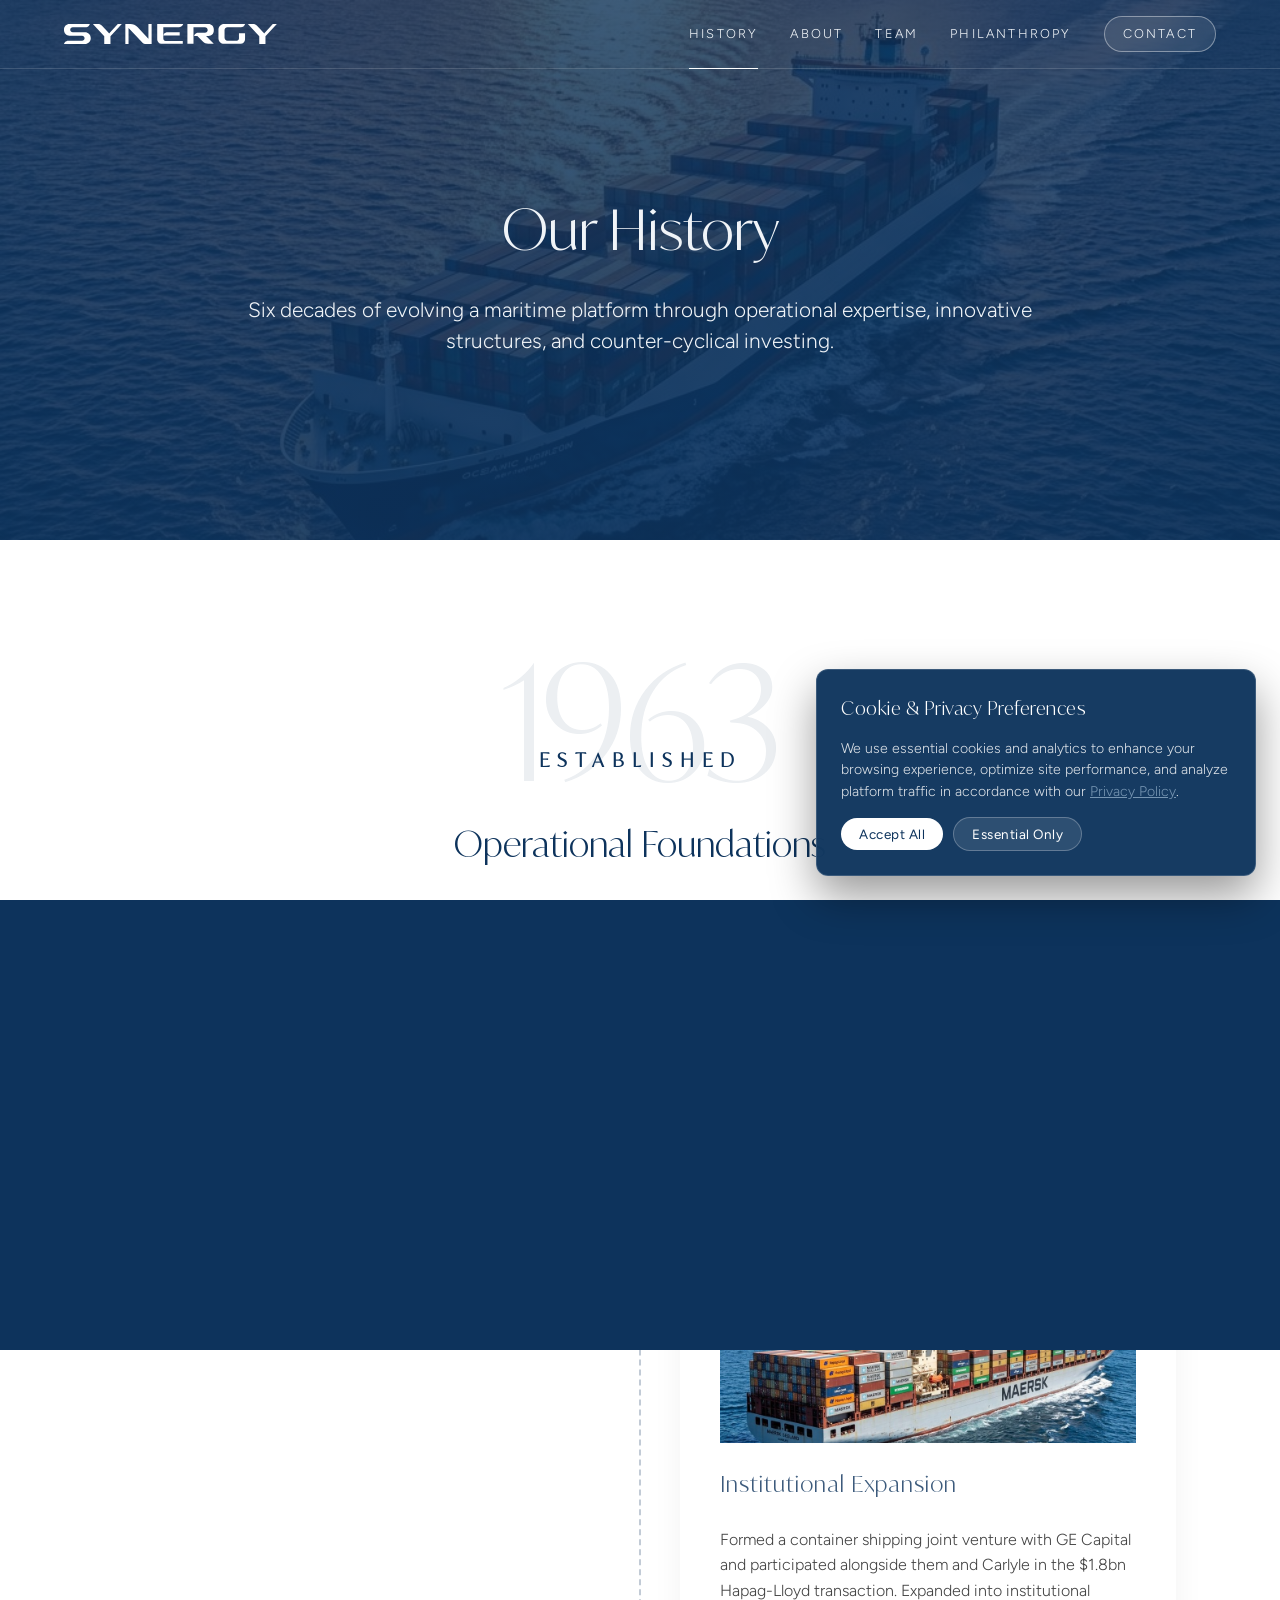
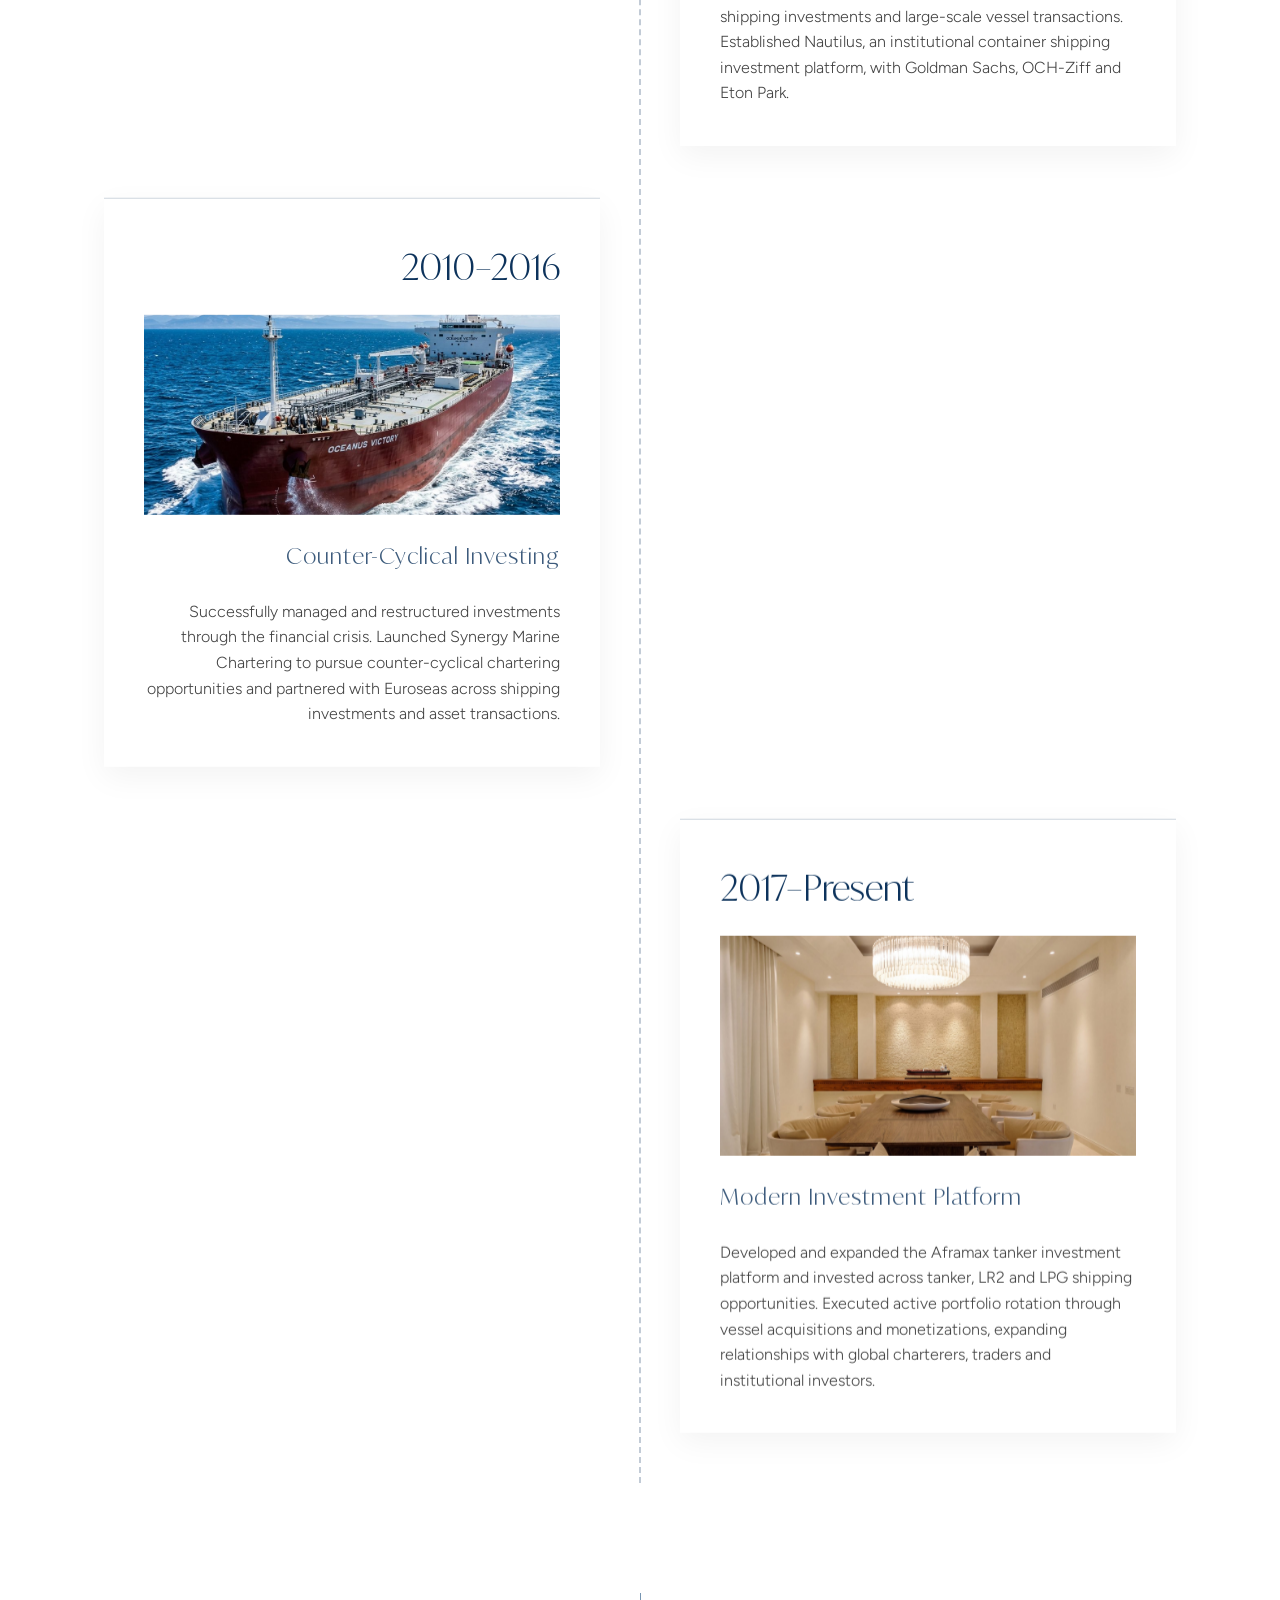
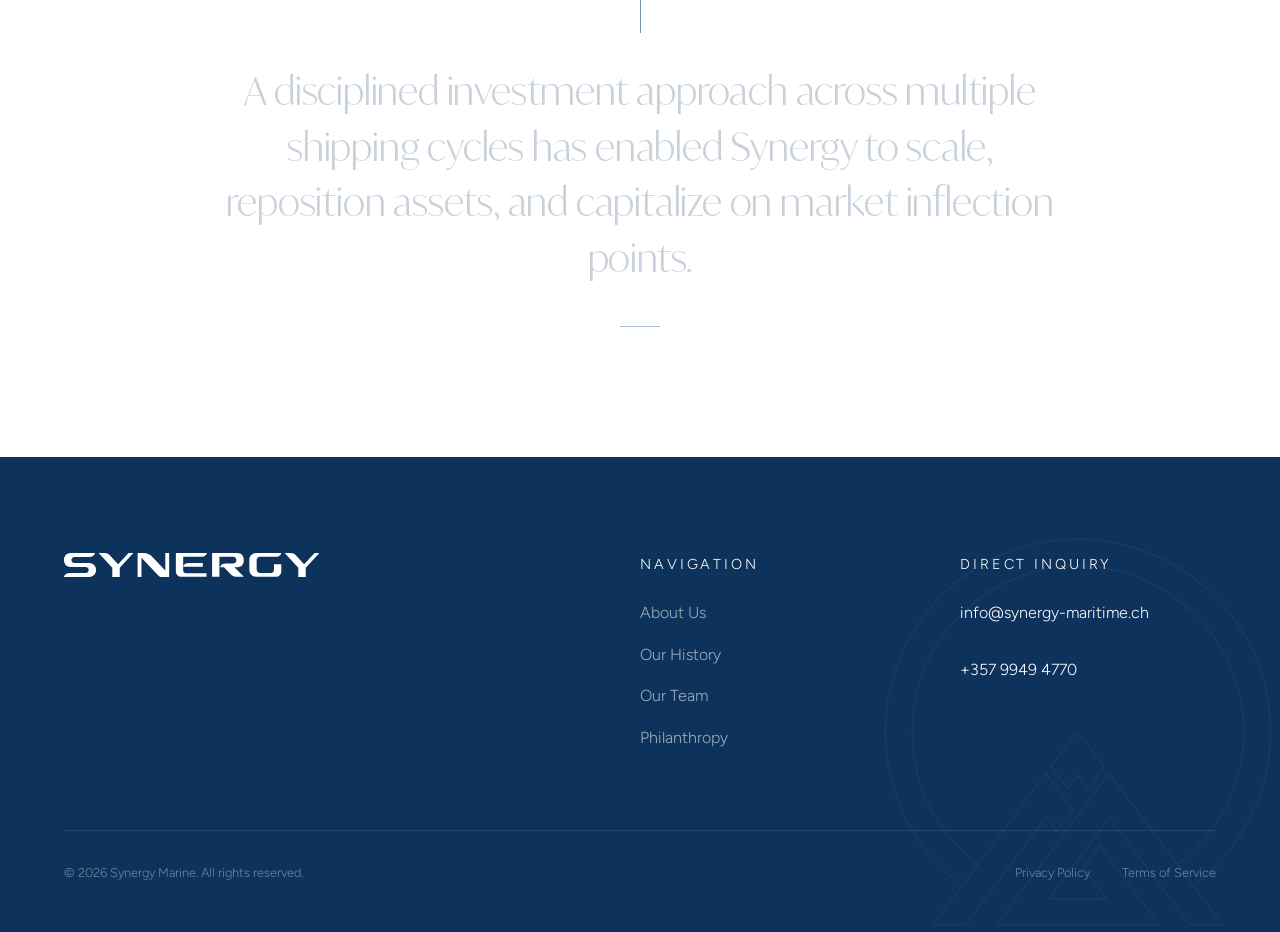
<file: history.html>
<!DOCTYPE html>
<html lang="en">
<head>
    <meta charset="UTF-8">
    <meta name="viewport" content="width=device-width, initial-scale=1.0">
    <title>Our History | Synergy Marine</title>
    <link rel="stylesheet" href="style.css?v=20260928_v26">
    <link rel="icon" type="image/svg+xml" href="favicon.svg">
    <link rel="icon" type="image/png" sizes="32x32" href="favicon-32x32.png">
    <link rel="apple-touch-icon" href="favicon.png">
    <style>
        /* Timeline specific styles */
        .history-timeline {
            position: relative;
            max-width: 1200px;
            margin: 60px auto;
            padding: 20px 0;
        }
        
        .history-timeline::after {
            content: '';
            position: absolute;
            width: 0;
            border-left: 2px dashed rgba(13, 51, 92, 0.25);
            top: 0;
            bottom: 0;
            left: 50%;
            margin-left: -1px;
        }

        .history-timeline::before {
            display: none;
        }

        .timeline-wake {
            display: none !important;
        }
        
        .timeline-item {
            padding: 20px 40px;
            position: relative;
            background-color: inherit;
            width: 50%;
            transition: transform 0.6s cubic-bezier(0.16, 1, 0.3, 1);
            opacity: 0;
            transform: translateY(100px);
        }
        
        .timeline-item.active {
            opacity: 1;
            transform: translateY(0);
        }

        .timeline-item:nth-child(odd) {
            left: 0;
            text-align: right;
            transform: translateX(-100px);
        }
        
        .timeline-item:nth-child(even) {
            left: 50%;
            text-align: left;
            transform: translateX(100px);
        }

        .timeline-item.active:nth-child(odd),
        .timeline-item.active:nth-child(even) {
            transform: translate(0, 0);
        }
        
        /* Scrolling Compass Icon - Straight Arrow */
        .scrolling-compass {
            position: absolute;
            width: 40px;
            height: 40px;
            left: 50%;
            margin-left: -20px;
            z-index: 10;
            transition: top 0.2s ease-out;
            pointer-events: none;
        }

        .scrolling-compass svg {
            width: 100%;
            height: 100%;
            fill: var(--accent);
            filter: drop-shadow(0 0 10px rgba(13, 51, 92, 0.4));
        }
        
        .timeline-card {
            padding: 40px;
            background: var(--bg-light);
            border-radius: 0;
            box-shadow: 0 10px 30px rgba(0,0,0,0.05);
            border-top: 1px solid rgba(13, 51, 92, 0.2);
            transition: var(--transition);
        }
        
        .timeline-item:hover .timeline-card {
            transform: translateY(-5px);
            box-shadow: 0 15px 35px rgba(0,0,0,0.1);
        }
        
        .timeline-date {
            font-family: 'IvyMode', serif;
            font-size: 2.2rem;
            color: var(--primary);
            margin-bottom: 5px;
            font-weight: 300;
        }
        
        .timeline-title {
            font-family: 'IvyMode', serif;
            font-size: 1.4rem;
            color: var(--primary);
            margin-bottom: 25px;
            letter-spacing: 1px;
            opacity: 0.8;
        }
        
        .timeline-list {
            list-style: none;
            padding: 0;
            display: inline-block;
            text-align: left;
        }
        
        .timeline-list li {
            margin-bottom: 15px;
            position: relative;
            padding-left: 25px;
            font-size: 0.95rem;
            color: var(--text-dark);
            opacity: 0.9;
        }
        
        .timeline-list li::before {
            content: '•';
            position: absolute;
            left: 0;
            color: var(--primary);
            font-size: 1.5rem;
            line-height: 1;
            top: -2px;
            opacity: 0.5;
        }

        /* Responsive */
        @media (max-width: 768px) {
            .history-timeline::after {
                left: 20px;
                margin-left: 0;
            }
            
            .timeline-item {
                width: 100%;
                padding-left: 50px;
                padding-right: 0;
                text-align: left !important;
            }
            
            .timeline-item:nth-child(even) {
                left: 0;
            }
            
            .timeline-dot {
                left: 10px !important;
                right: auto !important;
            }
            
            .timeline-list {
                width: 100%;
            }
        }
    </style>
</head>
<body class="loading"> <div id="preloader"> <div class="preloader-gate-top"></div> <div class="preloader-gate-bottom"></div> <div class="preloader-content">
<svg class="synergy-text-logo" id="Layer_2" data-name="Layer 2" xmlns="http://www.w3.org/2000/svg" viewBox="0 0 612.01 57.51">
  <path fill="#fff" d="M76.96,40.73h0c0,9.27-7.51,16.78-16.77,16.78H0c0-2.13,3.96-9.48,12.92-9.48h38.91c4.02,0,7.29-3.27,7.29-7.29,0-2.01-.82-3.83-2.14-5.15-1.32-1.32-3.14-2.14-5.15-2.14H15.56c-8.59,0-15.56-6.97-15.56-15.56v-2.33C0,6.97,6.97,0,15.56,0h58.58c0,2.08-3.28,9.48-12.98,9.48H25.09c-4,0-7.24,3.24-7.24,7.24h0c0,4,3.24,7.24,7.24,7.24h35.1c9.26,0,16.77,7.51,16.77,16.77Z"/>
  <path fill="#fff" d="M166.27,0l-32.67,35.23v22.28h-17.87v-22.28L83.06,0h14.78c4.34,0,8.48,1.81,11.43,4.99l19.68,21.22.72.78L154.7,0h11.57Z"/>
  <path fill="#fff" d="M612.01,0l-32.67,35.23v22.28h-17.87v-22.28L528.8,0h14.78c4.34,0,8.48,1.81,11.43,4.99l19.68,21.22.72.78,25.03-26.99h11.57Z"/>
  <path fill="#fff" d="M251.98,0v57.51h-18.64c-2.56,0-5.01-1.06-6.78-2.92l-40.96-43.3v46.22h-9.19V0h14.46c7.7,0,15.06,3.17,20.35,8.76l31.56,33.36V0h9.19Z"/>
  <path fill="#fff" d="M332.7,32.89v-9.18h-34.68c-9.17,0-12.44,7.46-12.44,9.18h47.12Z"/>
  <path fill="#fff" d="M292.29,48.74h49.32v8.36h-60.09c-7.43,0-13.46-6.03-13.46-13.46V0h74.64c0,1-3.83,9.18-11.86,9.18h-45.26v32.84c0,3.71,3.01,6.71,6.71,6.71Z"/>
  <path fill="#fff" d="M415.83,34.37h-7.29l22.22,22.72h-16.13c-5.77,0-11.3-2.33-15.35-6.46l-15.9-16.26h-8.95c0-.94,1.59-9.18,12.35-9.18h18.46c2.21,0,4.21-.89,5.66-2.35,1.45-1.44,2.34-3.45,2.34-5.66,0-4.42-3.58-8.01-8.01-8.01h-32.85v47.92h-17.52V0h60.96c8.25,0,14.93,6.68,14.93,14.93v4.52c0,8.24-6.68,14.92-14.93,14.92Z"/>
  <path fill="#fff" d="M461.67,17.49v22.12c0,4.59,3.72,8.3,8.3,8.3h26.88c3.47,0,6.28-2.81,6.28-6.28v-14.68h17.52v17.25c0,7.12-5.77,12.89-12.89,12.89h-47.49c-8.9,0-16.11-7.21-16.11-16.11v-24.87c0-8.9,7.21-16.11,16.11-16.11h60.38s-1.69,9.18-11.74,9.18h-38.93c-4.59,0-8.3,3.72-8.3,8.3Z"/>
</svg>
 </div> </div>
    <nav id="navbar">
        <a href="index.html" class="logo"><svg style="height: 20px; display: block;" viewBox="0 0 612.01 57.51">
  <path fill="#fff" d="M76.96,40.73h0c0,9.27-7.51,16.78-16.77,16.78H0c0-2.13,3.96-9.48,12.92-9.48h38.91c4.02,0,7.29-3.27,7.29-7.29,0-2.01-.82-3.83-2.14-5.15-1.32-1.32-3.14-2.14-5.15-2.14H15.56c-8.59,0-15.56-6.97-15.56-15.56v-2.33C0,6.97,6.97,0,15.56,0h58.58c0,2.08-3.28,9.48-12.98,9.48H25.09c-4,0-7.24,3.24-7.24,7.24h0c0,4,3.24,7.24,7.24,7.24h35.1c9.26,0,16.77,7.51,16.77,16.77Z"/>
  <path fill="#fff" d="M166.27,0l-32.67,35.23v22.28h-17.87v-22.28L83.06,0h14.78c4.34,0,8.48,1.81,11.43,4.99l19.68,21.22.72.78L154.7,0h11.57Z"/>
  <path fill="#fff" d="M612.01,0l-32.67,35.23v22.28h-17.87v-22.28L528.8,0h14.78c4.34,0,8.48,1.81,11.43,4.99l19.68,21.22.72.78,25.03-26.99h11.57Z"/>
  <path fill="#fff" d="M251.98,0v57.51h-18.64c-2.56,0-5.01-1.06-6.78-2.92l-40.96-43.3v46.22h-9.19V0h14.46c7.7,0,15.06,3.17,20.35,8.76l31.56,33.36V0h9.19Z"/>
  <path fill="#fff" d="M332.7,32.89v-9.18h-34.68c-9.17,0-12.44,7.46-12.44,9.18h47.12Z"/>
  <path fill="#fff" d="M292.29,48.74h49.32v8.36h-60.09c-7.43,0-13.46-6.03-13.46-13.46V0h74.64c0,1-3.83,9.18-11.86,9.18h-45.26v32.84c0,3.71,3.01,6.71,6.71,6.71Z"/>
  <path fill="#fff" d="M415.83,34.37h-7.29l22.22,22.72h-16.13c-5.77,0-11.3-2.33-15.35-6.46l-15.9-16.26h-8.95c0-.94,1.59-9.18,12.35-9.18h18.46c2.21,0,4.21-.89,5.66-2.35,1.45-1.44,2.34-3.45,2.34-5.66,0-4.42-3.58-8.01-8.01-8.01h-32.85v47.92h-17.52V0h60.96c8.25,0,14.93,6.68,14.93,14.93v4.52c0,8.24-6.68,14.92-14.93,14.92Z"/>
  <path fill="#fff" d="M461.67,17.49v22.12c0,4.59,3.72,8.3,8.3,8.3h26.88c3.47,0,6.28-2.81,6.28-6.28v-14.68h17.52v17.25c0,7.12-5.77,12.89-12.89,12.89h-47.49c-8.9,0-16.11-7.21-16.11-16.11v-24.87c0-8.9,7.21-16.11,16.11-16.11h60.38s-1.69,9.18-11.74,9.18h-38.93c-4.59,0-8.3,3.72-8.3,8.3Z"/>
</svg></a>
        <ul class="nav-links">
            <li><a href="history.html" class="active">History</a></li>
            <li><a href="about.html">About</a></li>
            <li><a href="team.html">Team</a></li>
            <li><a href="philanthropy.html">Philanthropy</a></li>
            <li><a href="contact.html">Contact</a></li>
        </ul>
        <div id="menu-toggle" class="menu-toggle" aria-label="Toggle menu">
            <div class="bar"></div>
            <div class="bar"></div>
            <div class="bar"></div>
        </div>
    </nav>

        <!-- Off-Screen Navigation Menu (Thoma Bravo Style) -->
    <div id="nav-overlay" class="off-screen-menu">
        <div class="off-screen-top-bar">
            <a href="index.html" class="off-screen-logo" aria-label="Synergy Home">
                <svg style="height: 18px; display: block;" viewBox="0 0 612.01 57.51">
                <path fill="#0d2238" d="M76.96,40.73h0c0,9.27-7.51,16.78-16.77,16.78H0c0-2.13,3.96-9.48,12.92-9.48h38.91c4.02,0,7.29-3.27,7.29-7.29,0-2.01-.82-3.83-2.14-5.15-1.32-1.32-3.14-2.14-5.15-2.14H15.56c-8.59,0-15.56-6.97-15.56-15.56v-2.33C0,6.97,6.97,0,15.56,0h58.58c0,2.08-3.28,9.48-12.98,9.48H25.09c-4,0-7.24,3.24-7.24,7.24h0c0,4,3.24,7.24,7.24,7.24h35.1c9.26,0,16.77,7.51,16.77,16.77Z"/>
                <path fill="#0d2238" d="M166.27,0l-32.67,35.23v22.28h-17.87v-22.28L83.06,0h14.78c4.34,0,8.48,1.81,11.43,4.99l19.68,21.22.72.78L154.7,0h11.57Z"/>
                <path fill="#0d2238" d="M612.01,0l-32.67,35.23v22.28h-17.87v-22.28L528.8,0h14.78c4.34,0,8.48,1.81,11.43,4.99l19.68,21.22.72.78,25.03-26.99h11.57Z"/>
                <path fill="#0d2238" d="M251.98,0v57.51h-18.64c-2.56,0-5.01-1.06-6.78-2.92l-40.96-43.3v46.22h-9.19V0h14.46c7.7,0,15.06,3.17,20.35,8.76l31.56,33.36V0h9.19Z"/>
                <path fill="#0d2238" d="M332.7,32.89v-9.18h-34.68c-9.17,0-12.44,7.46-12.44,9.18h47.12Z"/>
                <path fill="#0d2238" d="M292.29,48.74h49.32v8.36h-60.09c-7.43,0-13.46-6.03-13.46-13.46V0h74.64c0,1-3.83,9.18-11.86,9.18h-45.26v32.84c0,3.71,3.01,6.71,6.71,6.71Z"/>
                <path fill="#0d2238" d="M415.83,34.37h-7.29l22.22,22.72h-16.13c-5.77,0-11.3-2.33-15.35-6.46l-15.9-16.26h-8.95c0-.94,1.59-9.18,12.35-9.18h18.46c2.21,0,4.21-.89,5.66-2.35,1.45-1.44,2.34-3.45,2.34-5.66,0-4.42-3.58-8.01-8.01-8.01h-32.85v47.92h-17.52V0h60.96c8.25,0,14.93,6.68,14.93,14.93v4.52c0,8.24-6.68,14.92-14.93,14.92Z"/>
                <path fill="#0d2238" d="M461.67,17.49v22.12c0,4.59,3.72,8.3,8.3,8.3h26.88c3.47,0,6.28-2.81,6.28-6.28v-14.68h17.52v17.25c0,7.12-5.77,12.89-12.89,12.89h-47.49c-8.9,0-16.11-7.21-16.11-16.11v-24.87c0-8.9,7.21-16.11,16.11-16.11h60.38s-1.69,9.18-11.74,9.18h-38.93c-4.59,0-8.3,3.72-8.3,8.3Z"/>
            </svg>
            </a>
            <button id="menu-close" class="off-screen-close" aria-label="Close menu">
                <svg width="24" height="24" viewBox="0 0 24 24" fill="none" stroke="#0d2238" stroke-width="1.8" stroke-linecap="round" stroke-linejoin="round">
                <line x1="18" y1="6" x2="6" y2="18"></line>
                <line x1="6" y1="6" x2="18" y2="18"></line>
            </svg>
            </button>
        </div>

        <div class="off-screen-nav-container">
            <ul class="off-screen-nav-list">
            <li class="off-screen-nav-item">
                <a href="index.html" class="off-screen-link">
                    <span>Home</span>
                </a>
            </li>
            <li class="off-screen-nav-item">
                <a href="history.html" class="off-screen-link active">
                    <span>History</span>
                </a>
            </li>
            <li class="off-screen-nav-item">
                <a href="about.html" class="off-screen-link">
                    <span>About</span>
                </a>
            </li>
            <li class="off-screen-nav-item">
                <a href="team.html" class="off-screen-link">
                    <span>Team</span>
                </a>
            </li>
            <li class="off-screen-nav-item">
                <a href="philanthropy.html" class="off-screen-link">
                    <span>Philanthropy</span>
                </a>
            </li>
            <li class="off-screen-nav-item">
                <a href="contact.html" class="off-screen-link">
                    <span>Contact</span>
                </a>
            </li>
            </ul>
        </div>

        <!-- Figura Watermark at Bottom -->
        <div class="off-screen-watermark" aria-hidden="true">
            <svg class="off-screen-figura-svg" viewBox="0 0 690.7 595.3">
                <polygon points="378.8 345.9 356.2 376.2 342 357.2 328.2 375.6 305.3 345.2 341.6 296.5 378.8 345.9"/>
                <polygon points="542.7 564 497.1 564 471.7 530.2 449.2 500.3 385.7 415.9 372.2 434.1 364.8 444 342.1 474.5 341.9 474.8 305.5 523.6 302.1 528.1 382 528.1 378.7 523.7 349.5 484.9 349.8 484.6 372.5 454.1 417.5 514 440.7 544.9 455.1 564 230 564 244.2 544.9 267.2 514 319.3 444.1 319.3 444.1 342 413.6 349.4 403.7 363.1 385.3 385.6 355 480.1 480.6 502.3 510.2 542.7 564"/>
                <polygon points="335.2 404.5 312.4 435 298.2 416 298.1 415.9 235.4 500.1 213 530.1 187.8 564 142.3 564 182.4 510.2 204.5 480.5 298 355 320.9 385.5 335.2 404.5"/>
                <path d="M608.5,297.4c0,71.1-27.7,137.9-77.9,188.2-8.9,8.9-18.4,17.2-28.3,24.6l-22.2-29.6c8.5-6.4,16.7-13.5,24.4-21.2,43.3-43.3,67.1-100.8,67.1-162s-23.8-118.7-67.1-162c-43.3-43.3-100.8-67.1-162-67.1s-118.7,23.8-162,67.1c-43.3,43.3-67.1,100.8-67.1,162s23.8,118.7,67.1,162c7.6,7.6,15.7,14.6,24.1,21l-22.1,29.7c-9.9-7.5-19.3-15.6-28.2-24.5-50.3-50.3-77.9-117.1-77.9-188.2s27.7-137.9,77.9-188.2c50.3-50.3,117.1-77.9,188.2-77.9s137.9,27.7,188.2,77.9c50.3,50.3,77.9,117.1,77.9,188.2Z"/>
            </svg>
        </div>
    </div>

    <header class="hero" style="height: 60vh; background: linear-gradient(rgba(13, 51, 92, 0.8), rgba(13, 51, 92, 0.9)), url('assets/hero.png'); background-size: cover; background-position: center; text-align: center;">
        <h1 style="font-size: 3.5rem; color: var(--text-light); margin-bottom: 20px;">Our History</h1>
        <p style="max-width: 800px; margin: 0 auto; font-size: 1.3rem; font-weight: 300; line-height: 1.5; color: #f0f4f8; opacity: 0.95;">
            Six decades of evolving a maritime platform through operational expertise, innovative structures, and counter-cyclical investing.
        </p>
    </header>

    <section style="padding: 100px 5%; background-color: var(--bg-light); position: relative;">
        <!-- Founding Year Highlight -->
        <div class="reveal" style="text-align: center; margin-bottom: 100px;">
            <div style="font-family: 'IvyMode', serif; font-size: 10rem; color: var(--primary); font-weight: 300; line-height: 1; letter-spacing: -5px; opacity: 0.08;">1963</div>
            <div style="font-family: 'IvyMode'; font-size: 1.2rem; color: var(--primary); margin-top: -55px; letter-spacing: 8px; font-weight: 600; text-transform: uppercase; margin-bottom: 40px;">Established</div>
            
            <div style="max-width: 700px; margin: 0 auto;">
                <h3 style="font-family: 'IvyMode'; font-size: 2.2rem; color: var(--primary); margin-bottom: 20px; font-weight: 400;">Operational Foundations</h3>
                <p class="scroll-highlight-text" style="font-size: 1.2rem; color: var(--text-dark); line-height: 1.7; font-weight: 300;">Established by the Papathomas family as shipowners and maritime operators, laying the groundwork for a platform built on deep operational expertise and long-term ownership values.</p>
            </div>
        </div>

        <div class="history-timeline" style="position: relative; padding-top: 20px; padding-bottom: 50px;">
            
            <!-- Scrolling Timeline Icon -->
            <div id="scrolling-compass" class="scrolling-compass" style="
                width: 50px;
                height: 50px;
                margin-left: -25px;
                display: flex;
                align-items: center;
                justify-content: center;
            ">
                <img src="assets/icon for timeline.png" style="width: 100%; height: 100%; object-fit: contain;" alt="Timeline Tracker">
            </div>
            



            <!-- 2001 - 2009 -->
            <div class="timeline-item reveal">
                <div class="timeline-card">
                    <div class="timeline-date">2001-2009</div>
                    <img src="assets/hist_2001.png" alt="2001-2009" style="width: 100%; height: 200px; object-fit: cover; border-radius: 0; margin: 15px 0;">
                    <div class="timeline-title">Institutional Expansion</div>
                    <p style="font-size: 1rem; color: var(--text-dark); opacity: 0.8; line-height: 1.6; font-weight: 300;">
                        Formed a container shipping joint venture with GE Capital and participated alongside them and Carlyle in the $1.8bn Hapag-Lloyd transaction. Expanded into institutional shipping investments and large-scale vessel transactions. Established Nautilus, an institutional container shipping investment platform, with Goldman Sachs, OCH-Ziff and Eton Park.
                    </p>
                </div>
            </div>

            <!-- 2010 - 2016 -->
            <div class="timeline-item reveal">
                <div class="timeline-card">
                    <div class="timeline-date">2010–2016</div>
                    <img src="assets/hist_2010.png" alt="2010-2016" style="width: 100%; height: 200px; object-fit: cover; border-radius: 0; margin: 15px 0;">
                    <div class="timeline-title">Counter-Cyclical Investing</div>
                    <p style="font-size: 1rem; color: var(--text-dark); opacity: 0.8; line-height: 1.6; font-weight: 300;">
                        Successfully managed and restructured investments through the financial crisis. Launched Synergy Marine Chartering to pursue counter-cyclical chartering opportunities and partnered with Euroseas across shipping investments and asset transactions.
                    </p>
                </div>
            </div>

            <!-- 2017 - Present -->
            <div class="timeline-item reveal">
                <div class="timeline-card">
                    <div class="timeline-date">2017–Present</div>
                    <img src="assets/SYNERGY%20OFFICE%20.jpg" alt="Synergy Cyprus Office" style="width: 100%; height: 220px; object-fit: cover; object-position: center; border-radius: 0; margin: 15px 0;">
                    <div class="timeline-title">Modern Investment Platform</div>
                    <p style="font-size: 1rem; color: var(--text-dark); opacity: 0.8; line-height: 1.6; font-weight: 300;">
                        Developed and expanded the Aframax tanker investment platform and invested across tanker, LR2 and LPG shipping opportunities. Executed active portfolio rotation through vessel acquisitions and monetizations, expanding relationships with global charterers, traders and institutional investors.
                    </p>
                </div>
            </div>
        </div>

        <!-- Dedicated Conclusion Statement Section (Separate from Timeline) -->
        <div class="reveal" style="
            max-width: 900px; 
            margin: 110px auto 30px auto; 
            text-align: center; 
            padding: 0 20px;
        ">
            <div style="width: 1px; height: 40px; background-color: var(--secondary); margin: 0 auto 30px auto;"></div>
            <p class="scroll-highlight-text phil-intro-quote history-intro-quote">
                A disciplined investment approach across multiple shipping cycles has enabled Synergy to scale, reposition assets, and capitalize on market inflection points.
            </p>
            <div style="width: 40px; height: 1px; background-color: var(--secondary); margin: 40px auto 0 auto; opacity: 0.6;"></div>
        </div>

        <script>
            window.addEventListener('scroll', function() {
                const compass = document.getElementById('scrolling-compass');
                const timeline = document.querySelector('.history-timeline');
                const items = document.querySelectorAll('.timeline-item');
                if (!timeline || !compass) return;

                const timelineRect = timeline.getBoundingClientRect();
                const windowHeight = window.innerHeight;
                const offset = windowHeight / 2;
                
                let scrollPercent = (offset - timelineRect.top) / timelineRect.height;
                scrollPercent = Math.max(0, Math.min(1, scrollPercent));
                
                const maxTop = timelineRect.height - 40;
                const topPos = Math.min(scrollPercent * timelineRect.height, maxTop);
                compass.style.top = (topPos - 20) + 'px';

                // Parallax effect for items (desktop only)
                if (window.innerWidth > 768) {
                    items.forEach(item => {
                        const rect = item.getBoundingClientRect();
                        const itemCenter = rect.top + rect.height / 2;
                        const distanceFromCenter = (offset - itemCenter) / offset;
                        
                        if (Math.abs(distanceFromCenter) < 1) {
                            const shift = distanceFromCenter * 20;
                            item.style.transform = `translateY(${shift}px)`;
                        }
                    });
                } else {
                    items.forEach(item => {
                        item.style.transform = 'none';
                    });
                }
            });
        </script>
    </section>

            <footer class="site-footer">
        <svg class="footer-figura" viewBox="0 0 690.7 595.3">
            <polygon points="378.8 345.9 356.2 376.2 342 357.2 328.2 375.6 305.3 345.2 341.6 296.5 378.8 345.9"/>
            <polygon points="542.7 564 497.1 564 471.7 530.2 449.2 500.3 385.7 415.9 372.2 434.1 364.8 444 342.1 474.5 341.9 474.8 305.5 523.6 302.1 528.1 382 528.1 378.7 523.7 349.5 484.9 349.8 484.6 372.5 454.1 417.5 514 440.7 544.9 455.1 564 230 564 244.2 544.9 267.2 514 319.3 444.1 319.3 444.1 342 413.6 349.4 403.7 363.1 385.3 385.6 355 480.1 480.6 502.3 510.2 542.7 564"/>
            <polygon points="335.2 404.5 312.4 435 298.2 416 298.1 415.9 235.4 500.1 213 530.1 187.8 564 142.3 564 182.4 510.2 204.5 480.5 298 355 320.9 385.5 335.2 404.5"/>
            <path d="M608.5,297.4c0,71.1-27.7,137.9-77.9,188.2-8.9,8.9-18.4,17.2-28.3,24.6l-22.2-29.6c8.5-6.4,16.7-13.5,24.4-21.2,43.3-43.3,67.1-100.8,67.1-162s-23.8-118.7-67.1-162c-43.3-43.3-100.8-67.1-162-67.1s-118.7,23.8-162,67.1c-43.3,43.3-67.1,100.8-67.1,162s23.8,118.7,67.1,162c7.6,7.6,15.7,14.6,24.1,21l-22.1,29.7c-9.9-7.5-19.3-15.6-28.2-24.5-50.3-50.3-77.9-117.1-77.9-188.2s27.7-137.9,77.9-188.2c50.3-50.3,117.1-77.9,188.2-77.9s137.9,27.7,188.2,77.9c50.3,50.3,77.9,117.1,77.9,188.2Z"/>
        </svg>
        <div class="footer-container reveal">
            <div class="footer-grid">
                <!-- Col 1: Brand & Stewardship -->
                <div class="footer-reveal-col">
                    <a href="index.html" class="footer-logo-link">
                        <svg class="footer-logo-svg" viewBox="0 0 612.01 57.51">
                            <path fill="#fff" d="M76.96,40.73h0c0,9.27-7.51,16.78-16.77,16.78H0c0-2.13,3.96-9.48,12.92-9.48h38.91c4.02,0,7.29-3.27,7.29-7.29,0-2.01-.82-3.83-2.14-5.15-1.32-1.32-3.14-2.14-5.15-2.14H15.56c-8.59,0-15.56-6.97-15.56-15.56v-2.33C0,6.97,6.97,0,15.56,0h58.58c0,2.08-3.28,9.48-12.98,9.48H25.09c-4,0-7.24,3.24-7.24,7.24h0c0,4,3.24,7.24,7.24,7.24h35.1c9.26,0,16.77,7.51,16.77,16.77Z"/>
                            <path fill="#fff" d="M166.27,0l-32.67,35.23v22.28h-17.87v-22.28L83.06,0h14.78c4.34,0,8.48,1.81,11.43,4.99l19.68,21.22.72.78L154.7,0h11.57Z"/>
                            <path fill="#fff" d="M612.01,0l-32.67,35.23v22.28h-17.87v-22.28L528.8,0h14.78c4.34,0,8.48,1.81,11.43,4.99l19.68,21.22.72.78,25.03-26.99h11.57Z"/>
                            <path fill="#fff" d="M251.98,0v57.51h-18.64c-2.56,0-5.01-1.06-6.78-2.92l-40.96-43.3v46.22h-9.19V0h14.46c7.7,0,15.06,3.17,20.35,8.76l31.56,33.36V0h9.19Z"/>
                            <path fill="#fff" d="M332.7,32.89v-9.18h-34.68c-9.17,0-12.44,7.46-12.44,9.18h47.12Z"/>
                            <path fill="#fff" d="M292.29,48.74h49.32v8.36h-60.09c-7.43,0-13.46-6.03-13.46-13.46V0h74.64c0,1-3.83,9.18-11.86,9.18h-45.26v32.84c0,3.71,3.01,6.71,6.71,6.71Z"/>
                            <path fill="#fff" d="M415.83,34.37h-7.29l22.22,22.72h-16.13c-5.77,0-11.3-2.33-15.35-6.46l-15.9-16.26h-8.95c0-.94,1.59-9.18,12.35-9.18h18.46c2.21,0,4.21-.89,5.66-2.35,1.45-1.44,2.34-3.45,2.34-5.66,0-4.42-3.58-8.01-8.01-8.01h-32.85v47.92h-17.52V0h60.96c8.25,0,14.93,6.68,14.93,14.93v4.52c0,8.24-6.68,14.92-14.93,14.92Z"/>
                            <path fill="#fff" d="M461.67,17.49v22.12c0,4.59,3.72,8.3,8.3,8.3h26.88c3.47,0,6.28-2.81,6.28-6.28v-14.68h17.52v17.25c0,7.12-5.77,12.89-12.89,12.89h-47.49c-8.9,0-16.11-7.21-16.11-16.11v-24.87c0-8.9,7.21-16.11,16.11-16.11h60.38s-1.69,9.18-11.74,9.18h-38.93c-4.59,0-8.3,3.72-8.3,8.3Z"/>
                        </svg>
                    </a>
                    
                </div>
                
                <!-- Col 2: Navigation -->
                <div class="footer-reveal-col">
                    <h4 class="footer-heading">Navigation</h4>
                    <ul class="footer-links">
                        <li><a href="about.html" class="footer-link">About Us</a></li>
                        <li><a href="history.html" class="footer-link">Our History</a></li>
                        <li><a href="team.html" class="footer-link">Our Team</a></li>
                        <li><a href="philanthropy.html" class="footer-link">Philanthropy</a></li>
                    </ul>
                </div>
                
                <!-- Col 3: Direct Contact -->
                <div class="footer-reveal-col">
                    <h4 class="footer-heading">Direct Inquiry</h4>
                    <div class="footer-contact-info">
                        <div class="footer-contact-item">
                            <a href="mailto:info@synergy-maritime.ch" class="footer-contact-val">info@synergy-maritime.ch</a>
                        </div>
                        <div class="footer-contact-item">
                            <a href="tel:+35799494770" class="footer-contact-val">+357 9949 4770</a>
                        </div>
                    </div>
                </div>
            </div>

            <!-- Bottom Row -->
            <div class="footer-bottom footer-reveal-col">
                <p>&copy; 2026 Synergy Marine. All rights reserved.</p>
                <div class="footer-legal-links">
                    <a href="privacy.html" class="footer-legal-link">Privacy Policy</a>
                    <a href="terms.html" class="footer-legal-link">Terms of Service</a>
                </div>
            </div>
        </div>
    </footer>

    <script src="main.js?v=20260928_v26"></script>
</body>
</html>
</file>
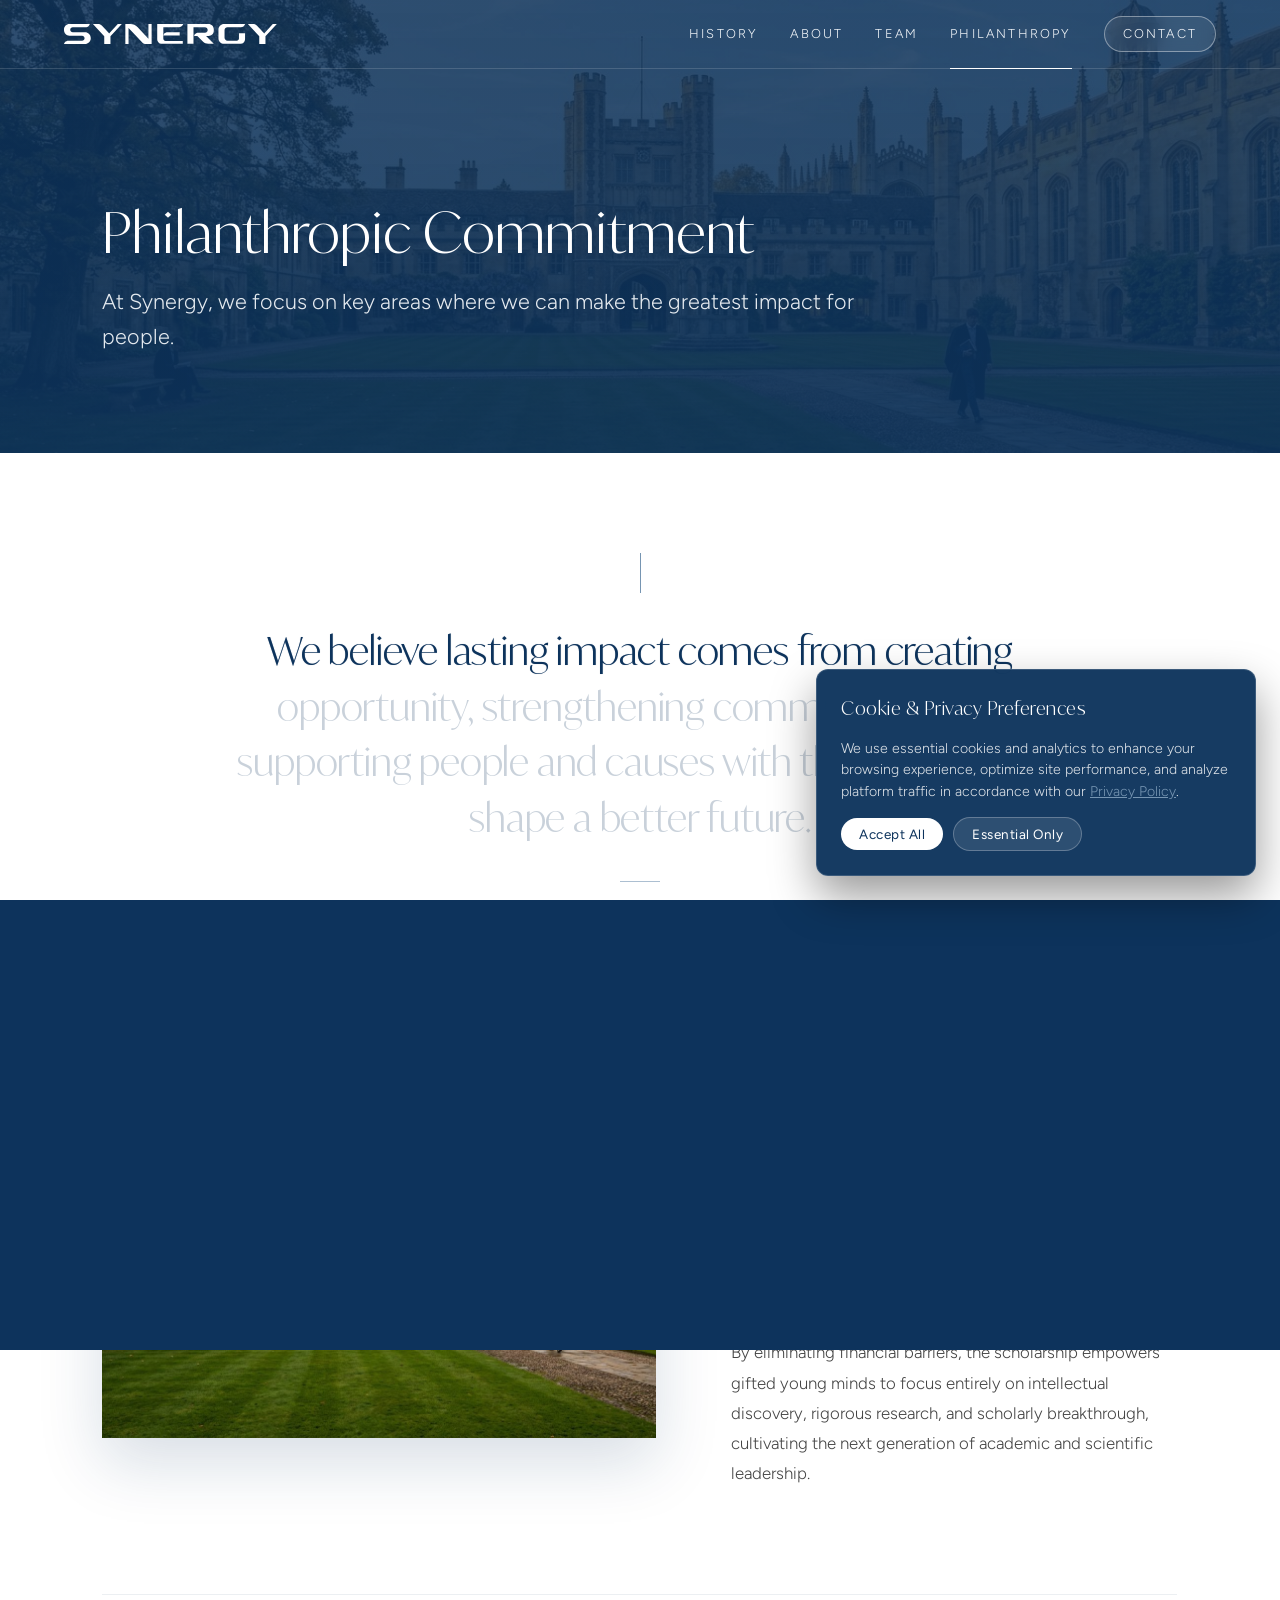
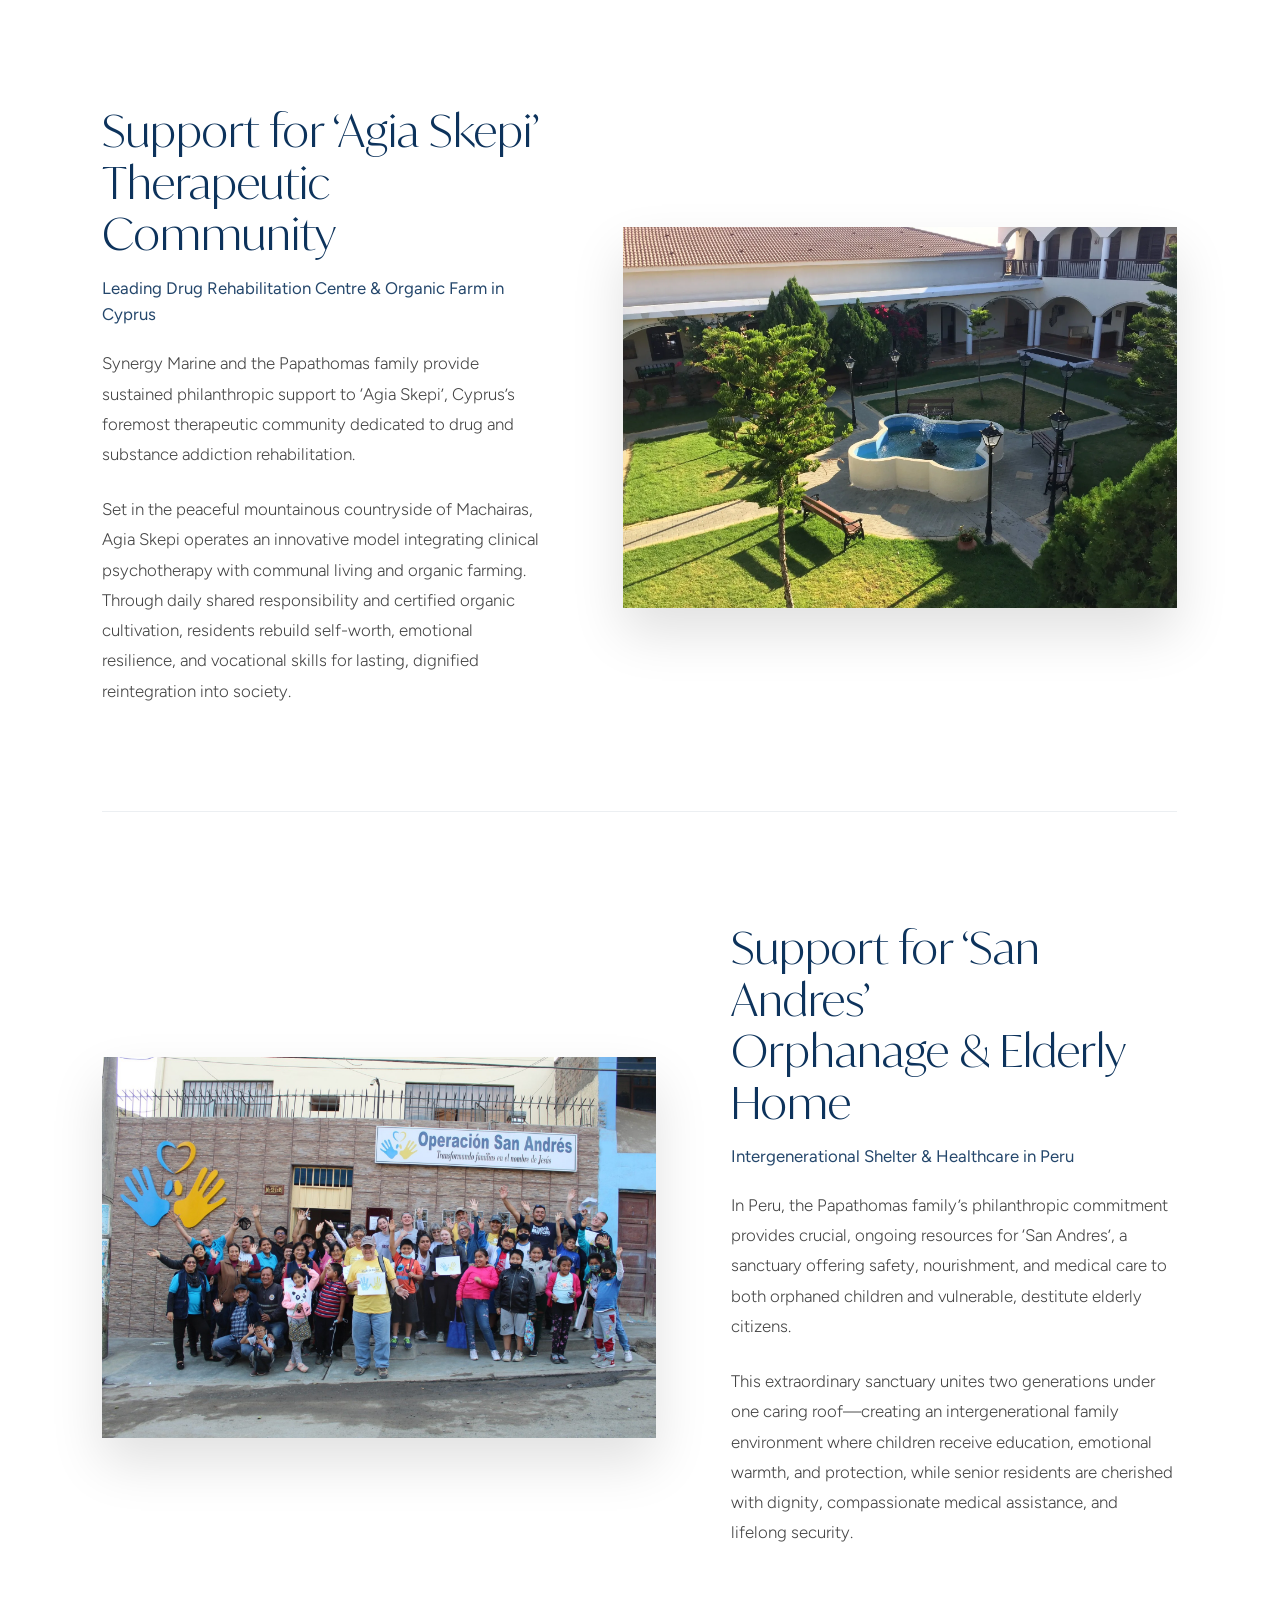
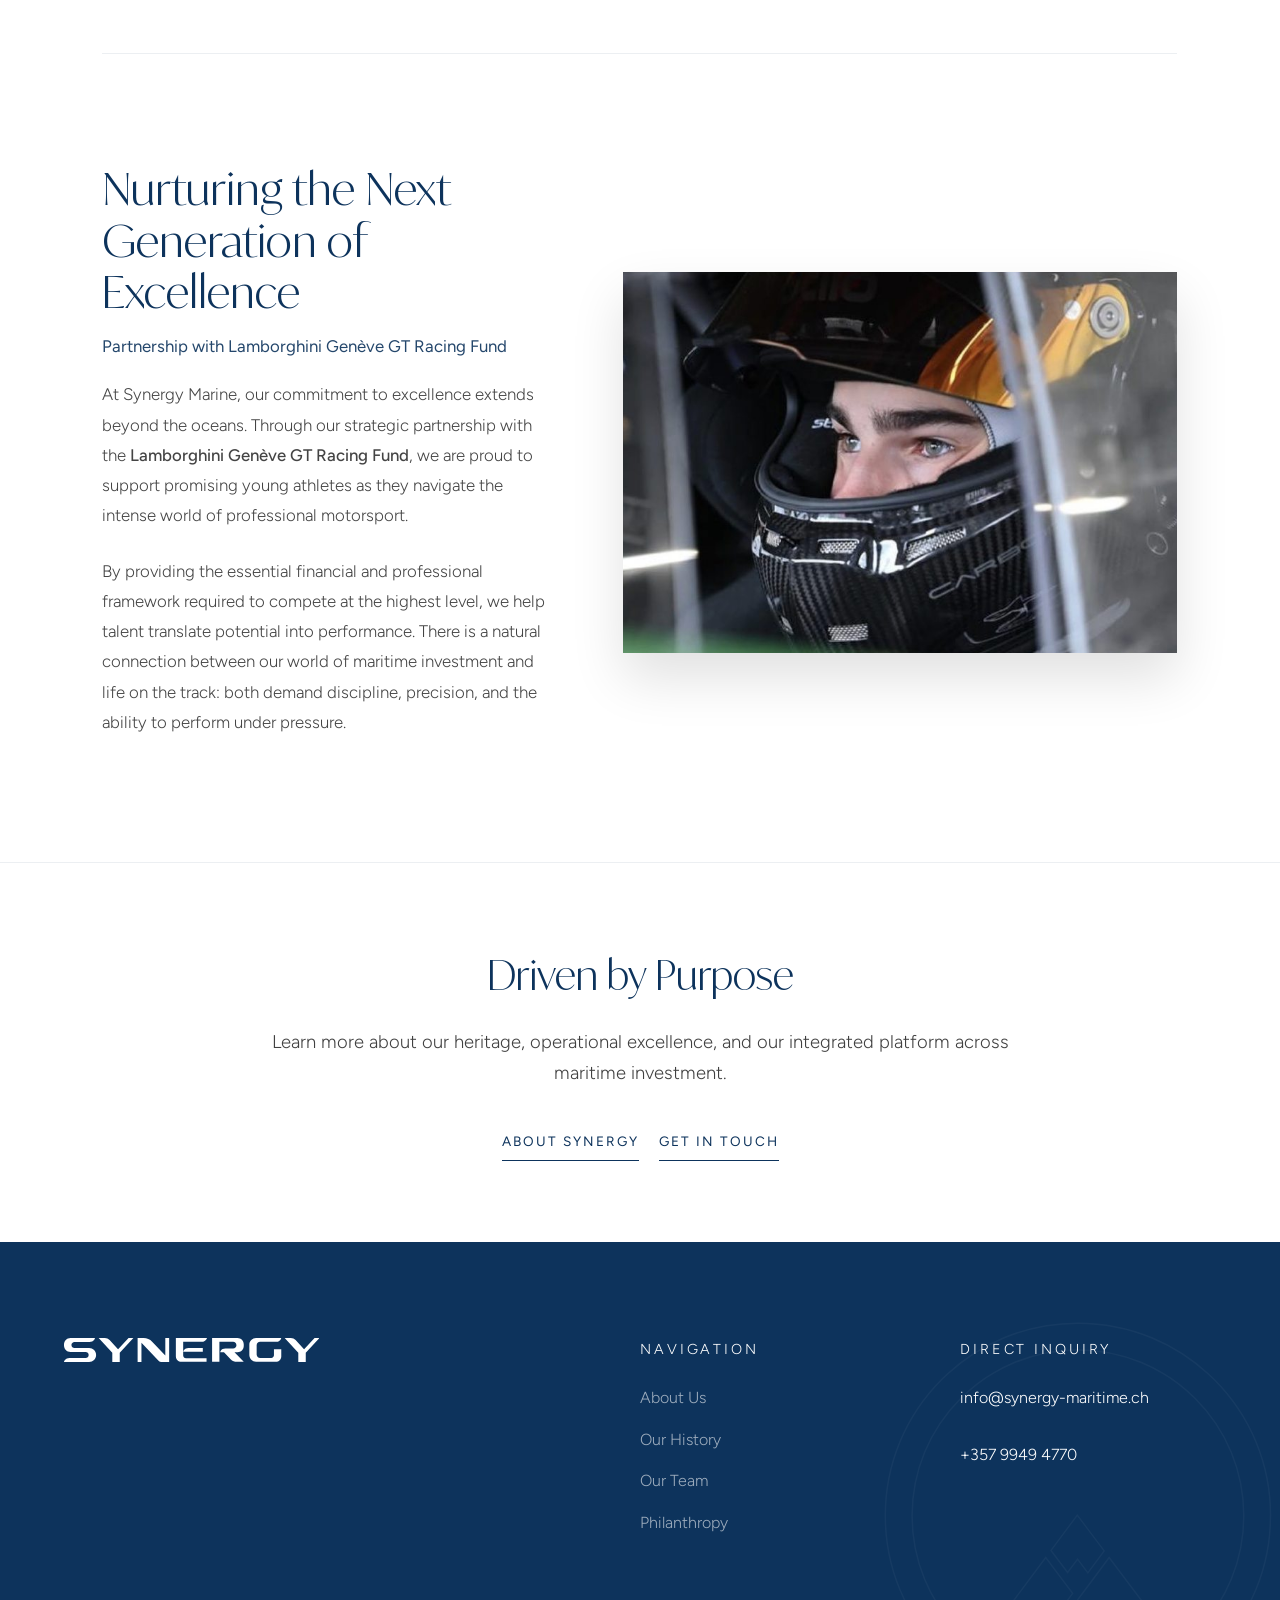
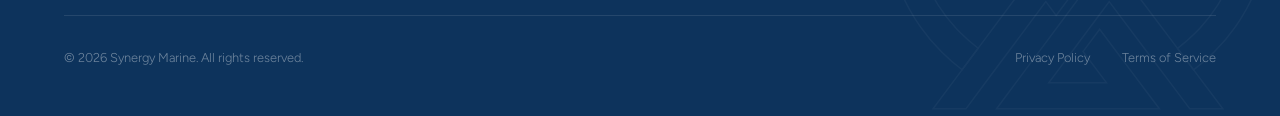
<file: philanthropy.html>
<!DOCTYPE html>
<html lang="en">
<head>
    <meta charset="UTF-8">
    <meta name="viewport" content="width=device-width, initial-scale=1.0">
    <title>Philanthropy | Synergy Marine</title>
    <meta name="description" content="The Papathomas family and Synergy Marine philanthropic initiatives: Cambridge University scholarships, Agia Skepi Cyprus, and San Andres Peru.">
    <link rel="stylesheet" href="style.css?v=20260928_v26">
    <link rel="icon" type="image/svg+xml" href="favicon.svg">
    <link rel="icon" type="image/png" sizes="32x32" href="favicon-32x32.png">
    <link rel="apple-touch-icon" href="favicon.png">
</head>
<body class="loading"> 
<div id="preloader"> 
    <div class="preloader-gate-top"></div> 
    <div class="preloader-gate-bottom"></div> 
    <div class="preloader-content">
        <svg class="synergy-text-logo" id="Layer_2" data-name="Layer 2" xmlns="http://www.w3.org/2000/svg" viewBox="0 0 612.01 57.51">
          <path fill="#fff" d="M76.96,40.73h0c0,9.27-7.51,16.78-16.77,16.78H0c0-2.13,3.96-9.48,12.92-9.48h38.91c4.02,0,7.29-3.27,7.29-7.29,0-2.01-.82-3.83-2.14-5.15-1.32-1.32-3.14-2.14-5.15-2.14H15.56c-8.59,0-15.56-6.97-15.56-15.56v-2.33C0,6.97,6.97,0,15.56,0h58.58c0,2.08-3.28,9.48-12.98,9.48H25.09c-4,0-7.24,3.24-7.24,7.24h0c0,4,3.24,7.24,7.24,7.24h35.1c9.26,0,16.77,7.51,16.77,16.77Z"/>
          <path fill="#fff" d="M166.27,0l-32.67,35.23v22.28h-17.87v-22.28L83.06,0h14.78c4.34,0,8.48,1.81,11.43,4.99l19.68,21.22.72.78L154.7,0h11.57Z"/>
          <path fill="#fff" d="M612.01,0l-32.67,35.23v22.28h-17.87v-22.28L528.8,0h14.78c4.34,0,8.48,1.81,11.43,4.99l19.68,21.22.72.78,25.03-26.99h11.57Z"/>
          <path fill="#fff" d="M251.98,0v57.51h-18.64c-2.56,0-5.01-1.06-6.78-2.92l-40.96-43.3v46.22h-9.19V0h14.46c7.7,0,15.06,3.17,20.35,8.76l31.56,33.36V0h9.19Z"/>
          <path fill="#fff" d="M332.7,32.89v-9.18h-34.68c-9.17,0-12.44,7.46-12.44,9.18h47.12Z"/>
          <path fill="#fff" d="M292.29,48.74h49.32v8.36h-60.09c-7.43,0-13.46-6.03-13.46-13.46V0h74.64c0,1-3.83,9.18-11.86,9.18h-45.26v32.84c0,3.71,3.01,6.71,6.71,6.71Z"/>
          <path fill="#fff" d="M415.83,34.37h-7.29l22.22,22.72h-16.13c-5.77,0-11.3-2.33-15.35-6.46l-15.9-16.26h-8.95c0-.94,1.59-9.18,12.35-9.18h18.46c2.21,0,4.21-.89,5.66-2.35,1.45-1.44,2.34-3.45,2.34-5.66,0-4.42-3.58-8.01-8.01-8.01h-32.85v47.92h-17.52V0h60.96c8.25,0,14.93,6.68,14.93,14.93v4.52c0,8.24-6.68,14.92-14.93,14.92Z"/>
          <path fill="#fff" d="M461.67,17.49v22.12c0,4.59,3.72,8.3,8.3,8.3h26.88c3.47,0,6.28-2.81,6.28-6.28v-14.68h17.52v17.25c0,7.12-5.77,12.89-12.89,12.89h-47.49c-8.9,0-16.11-7.21-16.11-16.11v-24.87c0-8.9,7.21-16.11,16.11-16.11h60.38s-1.69,9.18-11.74,9.18h-38.93c-4.59,0-8.3,3.72-8.3,8.3Z"/>
        </svg>
    </div> 
</div>

    <nav id="navbar">
        <a href="index.html" class="logo"><svg style="height: 20px; display: block;" viewBox="0 0 612.01 57.51">
          <path fill="#fff" d="M76.96,40.73h0c0,9.27-7.51,16.78-16.77,16.78H0c0-2.13,3.96-9.48,12.92-9.48h38.91c4.02,0,7.29-3.27,7.29-7.29,0-2.01-.82-3.83-2.14-5.15-1.32-1.32-3.14-2.14-5.15-2.14H15.56c-8.59,0-15.56-6.97-15.56-15.56v-2.33C0,6.97,6.97,0,15.56,0h58.58c0,2.08-3.28,9.48-12.98,9.48H25.09c-4,0-7.24,3.24-7.24,7.24h0c0,4,3.24,7.24,7.24,7.24h35.1c9.26,0,16.77,7.51,16.77,16.77Z"/>
          <path fill="#fff" d="M166.27,0l-32.67,35.23v22.28h-17.87v-22.28L83.06,0h14.78c4.34,0,8.48,1.81,11.43,4.99l19.68,21.22.72.78L154.7,0h11.57Z"/>
          <path fill="#fff" d="M612.01,0l-32.67,35.23v22.28h-17.87v-22.28L528.8,0h14.78c4.34,0,8.48,1.81,11.43,4.99l19.68,21.22.72.78,25.03-26.99h11.57Z"/>
          <path fill="#fff" d="M251.98,0v57.51h-18.64c-2.56,0-5.01-1.06-6.78-2.92l-40.96-43.3v46.22h-9.19V0h14.46c7.7,0,15.06,3.17,20.35,8.76l31.56,33.36V0h9.19Z"/>
          <path fill="#fff" d="M332.7,32.89v-9.18h-34.68c-9.17,0-12.44,7.46-12.44,9.18h47.12Z"/>
          <path fill="#fff" d="M292.29,48.74h49.32v8.36h-60.09c-7.43,0-13.46-6.03-13.46-13.46V0h74.64c0,1-3.83,9.18-11.86,9.18h-45.26v32.84c0,3.71,3.01,6.71,6.71,6.71Z"/>
          <path fill="#fff" d="M415.83,34.37h-7.29l22.22,22.72h-16.13c-5.77,0-11.3-2.33-15.35-6.46l-15.9-16.26h-8.95c0-.94,1.59-9.18,12.35-9.18h18.46c2.21,0,4.21-.89,5.66-2.35,1.45-1.44,2.34-3.45,2.34-5.66,0-4.42-3.58-8.01-8.01-8.01h-32.85v47.92h-17.52V0h60.96c8.25,0,14.93,6.68,14.93,14.93v4.52c0,8.24-6.68,14.92-14.93,14.92Z"/>
          <path fill="#fff" d="M461.67,17.49v22.12c0,4.59,3.72,8.3,8.3,8.3h26.88c3.47,0,6.28-2.81,6.28-6.28v-14.68h17.52v17.25c0,7.12-5.77,12.89-12.89,12.89h-47.49c-8.9,0-16.11-7.21-16.11-16.11v-24.87c0-8.9,7.21-16.11,16.11-16.11h60.38s-1.69,9.18-11.74,9.18h-38.93c-4.59,0-8.3,3.72-8.3,8.3Z"/>
        </svg></a>
        <ul class="nav-links">
            <li><a href="history.html">History</a></li>
            <li><a href="about.html">About</a></li>
            <li><a href="team.html">Team</a></li>
            <li><a href="philanthropy.html" class="active">Philanthropy</a></li>
            <li><a href="contact.html">Contact</a></li>
        </ul>
        <div id="menu-toggle" class="menu-toggle" aria-label="Toggle menu">
            <div class="bar"></div>
            <div class="bar"></div>
            <div class="bar"></div>
        </div>
    </nav>

        <!-- Off-Screen Navigation Menu (Thoma Bravo Style) -->
    <div id="nav-overlay" class="off-screen-menu">
        <div class="off-screen-top-bar">
            <a href="index.html" class="off-screen-logo" aria-label="Synergy Home">
                <svg style="height: 18px; display: block;" viewBox="0 0 612.01 57.51">
                <path fill="#0d2238" d="M76.96,40.73h0c0,9.27-7.51,16.78-16.77,16.78H0c0-2.13,3.96-9.48,12.92-9.48h38.91c4.02,0,7.29-3.27,7.29-7.29,0-2.01-.82-3.83-2.14-5.15-1.32-1.32-3.14-2.14-5.15-2.14H15.56c-8.59,0-15.56-6.97-15.56-15.56v-2.33C0,6.97,6.97,0,15.56,0h58.58c0,2.08-3.28,9.48-12.98,9.48H25.09c-4,0-7.24,3.24-7.24,7.24h0c0,4,3.24,7.24,7.24,7.24h35.1c9.26,0,16.77,7.51,16.77,16.77Z"/>
                <path fill="#0d2238" d="M166.27,0l-32.67,35.23v22.28h-17.87v-22.28L83.06,0h14.78c4.34,0,8.48,1.81,11.43,4.99l19.68,21.22.72.78L154.7,0h11.57Z"/>
                <path fill="#0d2238" d="M612.01,0l-32.67,35.23v22.28h-17.87v-22.28L528.8,0h14.78c4.34,0,8.48,1.81,11.43,4.99l19.68,21.22.72.78,25.03-26.99h11.57Z"/>
                <path fill="#0d2238" d="M251.98,0v57.51h-18.64c-2.56,0-5.01-1.06-6.78-2.92l-40.96-43.3v46.22h-9.19V0h14.46c7.7,0,15.06,3.17,20.35,8.76l31.56,33.36V0h9.19Z"/>
                <path fill="#0d2238" d="M332.7,32.89v-9.18h-34.68c-9.17,0-12.44,7.46-12.44,9.18h47.12Z"/>
                <path fill="#0d2238" d="M292.29,48.74h49.32v8.36h-60.09c-7.43,0-13.46-6.03-13.46-13.46V0h74.64c0,1-3.83,9.18-11.86,9.18h-45.26v32.84c0,3.71,3.01,6.71,6.71,6.71Z"/>
                <path fill="#0d2238" d="M415.83,34.37h-7.29l22.22,22.72h-16.13c-5.77,0-11.3-2.33-15.35-6.46l-15.9-16.26h-8.95c0-.94,1.59-9.18,12.35-9.18h18.46c2.21,0,4.21-.89,5.66-2.35,1.45-1.44,2.34-3.45,2.34-5.66,0-4.42-3.58-8.01-8.01-8.01h-32.85v47.92h-17.52V0h60.96c8.25,0,14.93,6.68,14.93,14.93v4.52c0,8.24-6.68,14.92-14.93,14.92Z"/>
                <path fill="#0d2238" d="M461.67,17.49v22.12c0,4.59,3.72,8.3,8.3,8.3h26.88c3.47,0,6.28-2.81,6.28-6.28v-14.68h17.52v17.25c0,7.12-5.77,12.89-12.89,12.89h-47.49c-8.9,0-16.11-7.21-16.11-16.11v-24.87c0-8.9,7.21-16.11,16.11-16.11h60.38s-1.69,9.18-11.74,9.18h-38.93c-4.59,0-8.3,3.72-8.3,8.3Z"/>
            </svg>
            </a>
            <button id="menu-close" class="off-screen-close" aria-label="Close menu">
                <svg width="24" height="24" viewBox="0 0 24 24" fill="none" stroke="#0d2238" stroke-width="1.8" stroke-linecap="round" stroke-linejoin="round">
                <line x1="18" y1="6" x2="6" y2="18"></line>
                <line x1="6" y1="6" x2="18" y2="18"></line>
            </svg>
            </button>
        </div>

        <div class="off-screen-nav-container">
            <ul class="off-screen-nav-list">
            <li class="off-screen-nav-item">
                <a href="index.html" class="off-screen-link">
                    <span>Home</span>
                </a>
            </li>
            <li class="off-screen-nav-item">
                <a href="history.html" class="off-screen-link">
                    <span>History</span>
                </a>
            </li>
            <li class="off-screen-nav-item">
                <a href="about.html" class="off-screen-link">
                    <span>About</span>
                </a>
            </li>
            <li class="off-screen-nav-item">
                <a href="team.html" class="off-screen-link">
                    <span>Team</span>
                </a>
            </li>
            <li class="off-screen-nav-item">
                <a href="philanthropy.html" class="off-screen-link active">
                    <span>Philanthropy</span>
                </a>
            </li>
            <li class="off-screen-nav-item">
                <a href="contact.html" class="off-screen-link">
                    <span>Contact</span>
                </a>
            </li>
            </ul>
        </div>

        <!-- Figura Watermark at Bottom -->
        <div class="off-screen-watermark" aria-hidden="true">
            <svg class="off-screen-figura-svg" viewBox="0 0 690.7 595.3">
                <polygon points="378.8 345.9 356.2 376.2 342 357.2 328.2 375.6 305.3 345.2 341.6 296.5 378.8 345.9"/>
                <polygon points="542.7 564 497.1 564 471.7 530.2 449.2 500.3 385.7 415.9 372.2 434.1 364.8 444 342.1 474.5 341.9 474.8 305.5 523.6 302.1 528.1 382 528.1 378.7 523.7 349.5 484.9 349.8 484.6 372.5 454.1 417.5 514 440.7 544.9 455.1 564 230 564 244.2 544.9 267.2 514 319.3 444.1 319.3 444.1 342 413.6 349.4 403.7 363.1 385.3 385.6 355 480.1 480.6 502.3 510.2 542.7 564"/>
                <polygon points="335.2 404.5 312.4 435 298.2 416 298.1 415.9 235.4 500.1 213 530.1 187.8 564 142.3 564 182.4 510.2 204.5 480.5 298 355 320.9 385.5 335.2 404.5"/>
                <path d="M608.5,297.4c0,71.1-27.7,137.9-77.9,188.2-8.9,8.9-18.4,17.2-28.3,24.6l-22.2-29.6c8.5-6.4,16.7-13.5,24.4-21.2,43.3-43.3,67.1-100.8,67.1-162s-23.8-118.7-67.1-162c-43.3-43.3-100.8-67.1-162-67.1s-118.7,23.8-162,67.1c-43.3,43.3-67.1,100.8-67.1,162s23.8,118.7,67.1,162c7.6,7.6,15.7,14.6,24.1,21l-22.1,29.7c-9.9-7.5-19.3-15.6-28.2-24.5-50.3-50.3-77.9-117.1-77.9-188.2s27.7-137.9,77.9-188.2c50.3-50.3,117.1-77.9,188.2-77.9s137.9,27.7,188.2,77.9c50.3,50.3,77.9,117.1,77.9,188.2Z"/>
            </svg>
        </div>
    </div>

    <!-- Hero Header -->
    <header class="philanthropy-hero">
        <div class="reveal">
            <h1 class="phil-hero-title">Philanthropic Commitment</h1>
            <p class="phil-hero-desc">
                At Synergy, we focus on key areas where we can make the greatest impact for people.
            </p>
        </div>
    </header>

    <!-- Lead Statement Section -->
    <section class="philanthropy-intro">
        <div class="reveal" style="max-width: 900px; margin: 0 auto;">
            <div style="width: 1px; height: 40px; background-color: var(--secondary); margin: 0 auto 30px auto;"></div>
            <p class="scroll-highlight-text phil-intro-quote">
                We believe lasting impact comes from creating opportunity, strengthening communities, and supporting people and causes with the potential to shape a better future.
            </p>
            <div style="width: 40px; height: 1px; background-color: var(--secondary); margin: 35px auto 0 auto; opacity: 0.6;"></div>
        </div>
    </section>

    <!-- Main Pillars Section -->
    <section class="philanthropy-section">
        <div style="max-width: 1300px; margin: 0 auto;">

            <!-- Pillar 1: Cambridge Scholarship -->
            <div class="phil-pillar-card phil-scholarship-card reveal">
                <div class="phil-img-wrapper scholarship-img-wrap">
                    <img src="assets/cambridge_scholarship.jpg" alt="Papathomas Scholarship at Cambridge University">
                </div>
                <div class="scholarship-content">
                    <h2 class="phil-title scholarship-title">Papathomas Scholarship</h2>
                    <div class="phil-highlight">University of Cambridge</div>

                    <p class="phil-desc scholarship-desc-1">
                        Established in enduring partnership with the University of Cambridge, the Papathomas Scholarship provides full academic funding for four exceptional scholars each year—supporting two students pursuing the Humanities and two students advancing in the Sciences.
                    </p>
                    <p class="phil-desc scholarship-desc-2">
                        By eliminating financial barriers, the scholarship empowers gifted young minds to focus entirely on intellectual discovery, rigorous research, and scholarly breakthrough, cultivating the next generation of academic and scientific leadership.
                    </p>
                </div>
            </div>

            <!-- Pillar 2: Agia Skepi Cyprus -->
            <div class="phil-pillar-card reverse reveal">
                <div class="phil-img-wrapper">
                    <img src="assets/images/philanthropy/Agia_Skepi_Courtyard1.webp" alt="Agia Skepi Therapeutic Community Cyprus">
                </div>
                <div>
                    <h2 class="phil-title">Support for ‘Agia Skepi’<br>Therapeutic Community</h2>
                    <div class="phil-highlight">Leading Drug Rehabilitation Centre & Organic Farm in Cyprus</div>
                    <p class="phil-desc">
                        Synergy Marine and the Papathomas family provide sustained philanthropic support to ‘Agia Skepi’, Cyprus’s foremost therapeutic community dedicated to drug and substance addiction rehabilitation.
                    </p>
                    <p class="phil-desc">
                        Set in the peaceful mountainous countryside of Machairas, Agia Skepi operates an innovative model integrating clinical psychotherapy with communal living and organic farming. Through daily shared responsibility and certified organic cultivation, residents rebuild self-worth, emotional resilience, and vocational skills for lasting, dignified reintegration into society.
                    </p>
                </div>
            </div>

            <!-- Pillar 3: San Andres Peru -->
            <div class="phil-pillar-card reveal">
                <div class="phil-img-wrapper">
                    <img src="assets/images/philanthropy/san andreas.jpg" alt="San Andres Orphanage and Elderly Sanctuary Peru">
                </div>
                <div>
                    <h2 class="phil-title">Support for ‘San Andres’<br>Orphanage & Elderly Home</h2>
                    <div class="phil-highlight">Intergenerational Shelter & Healthcare in Peru</div>
                    <p class="phil-desc">
                        In Peru, the Papathomas family’s philanthropic commitment provides crucial, ongoing resources for ‘San Andres’, a sanctuary offering safety, nourishment, and medical care to both orphaned children and vulnerable, destitute elderly citizens.
                    </p>
                    <p class="phil-desc">
                        This extraordinary sanctuary unites two generations under one caring roof—creating an intergenerational family environment where children receive education, emotional warmth, and protection, while senior residents are cherished with dignity, compassionate medical assistance, and lifelong security.
                    </p>
                </div>
            </div>

            <!-- Pillar 4: Youth in Motorsport (Lamborghini Genève) -->
            <div class="phil-pillar-card reverse reveal">
                <div class="phil-img-wrapper">
                    <img src="assets/images/Screenshot 2026-07-07 at 22.39.38.png" alt="Motorsport Talent Development">
                </div>
                <div>
                    <h2 class="phil-title">Nurturing the Next Generation of Excellence</h2>
                    <div class="phil-highlight">Partnership with Lamborghini Genève GT Racing Fund</div>
                    <p class="phil-desc">
                        At Synergy Marine, our commitment to excellence extends beyond the oceans. Through our strategic partnership with the <strong>Lamborghini Genève GT Racing Fund</strong>, we are proud to support promising young athletes as they navigate the intense world of professional motorsport.
                    </p>
                    <p class="phil-desc">
                        By providing the essential financial and professional framework required to compete at the highest level, we help talent translate potential into performance. There is a natural connection between our world of maritime investment and life on the track: both demand discipline, precision, and the ability to perform under pressure.
                    </p>
                </div>
            </div>

        </div>
    </section>

    <!-- Call to Action Banner -->
    <section class="phil-cta-section">
        <div class="reveal" style="max-width: 800px; margin: 0 auto;">
            <h2 class="phil-cta-title">Driven by Purpose</h2>
            <p class="phil-cta-desc">
                Learn more about our heritage, operational excellence, and our integrated platform across maritime investment.
            </p>
            <div style="display: flex; gap: 20px; justify-content: center; flex-wrap: wrap;">
                <a href="about.html" class="btn btn-primary">About Synergy</a>
                <a href="contact.html" class="btn">Get in Touch</a>
            </div>
        </div>
    </section>

    <!-- Footer -->
        <footer class="site-footer">
        <svg class="footer-figura" viewBox="0 0 690.7 595.3">
            <polygon points="378.8 345.9 356.2 376.2 342 357.2 328.2 375.6 305.3 345.2 341.6 296.5 378.8 345.9"/>
            <polygon points="542.7 564 497.1 564 471.7 530.2 449.2 500.3 385.7 415.9 372.2 434.1 364.8 444 342.1 474.5 341.9 474.8 305.5 523.6 302.1 528.1 382 528.1 378.7 523.7 349.5 484.9 349.8 484.6 372.5 454.1 417.5 514 440.7 544.9 455.1 564 230 564 244.2 544.9 267.2 514 319.3 444.1 319.3 444.1 342 413.6 349.4 403.7 363.1 385.3 385.6 355 480.1 480.6 502.3 510.2 542.7 564"/>
            <polygon points="335.2 404.5 312.4 435 298.2 416 298.1 415.9 235.4 500.1 213 530.1 187.8 564 142.3 564 182.4 510.2 204.5 480.5 298 355 320.9 385.5 335.2 404.5"/>
            <path d="M608.5,297.4c0,71.1-27.7,137.9-77.9,188.2-8.9,8.9-18.4,17.2-28.3,24.6l-22.2-29.6c8.5-6.4,16.7-13.5,24.4-21.2,43.3-43.3,67.1-100.8,67.1-162s-23.8-118.7-67.1-162c-43.3-43.3-100.8-67.1-162-67.1s-118.7,23.8-162,67.1c-43.3,43.3-67.1,100.8-67.1,162s23.8,118.7,67.1,162c7.6,7.6,15.7,14.6,24.1,21l-22.1,29.7c-9.9-7.5-19.3-15.6-28.2-24.5-50.3-50.3-77.9-117.1-77.9-188.2s27.7-137.9,77.9-188.2c50.3-50.3,117.1-77.9,188.2-77.9s137.9,27.7,188.2,77.9c50.3,50.3,77.9,117.1,77.9,188.2Z"/>
        </svg>
        <div class="footer-container reveal">
            <div class="footer-grid">
                <!-- Col 1: Brand & Stewardship -->
                <div class="footer-reveal-col">
                    <a href="index.html" class="footer-logo-link">
                        <svg class="footer-logo-svg" viewBox="0 0 612.01 57.51">
                            <path fill="#fff" d="M76.96,40.73h0c0,9.27-7.51,16.78-16.77,16.78H0c0-2.13,3.96-9.48,12.92-9.48h38.91c4.02,0,7.29-3.27,7.29-7.29,0-2.01-.82-3.83-2.14-5.15-1.32-1.32-3.14-2.14-5.15-2.14H15.56c-8.59,0-15.56-6.97-15.56-15.56v-2.33C0,6.97,6.97,0,15.56,0h58.58c0,2.08-3.28,9.48-12.98,9.48H25.09c-4,0-7.24,3.24-7.24,7.24h0c0,4,3.24,7.24,7.24,7.24h35.1c9.26,0,16.77,7.51,16.77,16.77Z"/>
                            <path fill="#fff" d="M166.27,0l-32.67,35.23v22.28h-17.87v-22.28L83.06,0h14.78c4.34,0,8.48,1.81,11.43,4.99l19.68,21.22.72.78L154.7,0h11.57Z"/>
                            <path fill="#fff" d="M612.01,0l-32.67,35.23v22.28h-17.87v-22.28L528.8,0h14.78c4.34,0,8.48,1.81,11.43,4.99l19.68,21.22.72.78,25.03-26.99h11.57Z"/>
                            <path fill="#fff" d="M251.98,0v57.51h-18.64c-2.56,0-5.01-1.06-6.78-2.92l-40.96-43.3v46.22h-9.19V0h14.46c7.7,0,15.06,3.17,20.35,8.76l31.56,33.36V0h9.19Z"/>
                            <path fill="#fff" d="M332.7,32.89v-9.18h-34.68c-9.17,0-12.44,7.46-12.44,9.18h47.12Z"/>
                            <path fill="#fff" d="M292.29,48.74h49.32v8.36h-60.09c-7.43,0-13.46-6.03-13.46-13.46V0h74.64c0,1-3.83,9.18-11.86,9.18h-45.26v32.84c0,3.71,3.01,6.71,6.71,6.71Z"/>
                            <path fill="#fff" d="M415.83,34.37h-7.29l22.22,22.72h-16.13c-5.77,0-11.3-2.33-15.35-6.46l-15.9-16.26h-8.95c0-.94,1.59-9.18,12.35-9.18h18.46c2.21,0,4.21-.89,5.66-2.35,1.45-1.44,2.34-3.45,2.34-5.66,0-4.42-3.58-8.01-8.01-8.01h-32.85v47.92h-17.52V0h60.96c8.25,0,14.93,6.68,14.93,14.93v4.52c0,8.24-6.68,14.92-14.93,14.92Z"/>
                            <path fill="#fff" d="M461.67,17.49v22.12c0,4.59,3.72,8.3,8.3,8.3h26.88c3.47,0,6.28-2.81,6.28-6.28v-14.68h17.52v17.25c0,7.12-5.77,12.89-12.89,12.89h-47.49c-8.9,0-16.11-7.21-16.11-16.11v-24.87c0-8.9,7.21-16.11,16.11-16.11h60.38s-1.69,9.18-11.74,9.18h-38.93c-4.59,0-8.3,3.72-8.3,8.3Z"/>
                        </svg>
                    </a>
                    
                </div>
                
                <!-- Col 2: Navigation -->
                <div class="footer-reveal-col">
                    <h4 class="footer-heading">Navigation</h4>
                    <ul class="footer-links">
                        <li><a href="about.html" class="footer-link">About Us</a></li>
                        <li><a href="history.html" class="footer-link">Our History</a></li>
                        <li><a href="team.html" class="footer-link">Our Team</a></li>
                        <li><a href="philanthropy.html" class="footer-link">Philanthropy</a></li>
                    </ul>
                </div>
                
                <!-- Col 3: Direct Contact -->
                <div class="footer-reveal-col">
                    <h4 class="footer-heading">Direct Inquiry</h4>
                    <div class="footer-contact-info">
                        <div class="footer-contact-item">
                            <a href="mailto:info@synergy-maritime.ch" class="footer-contact-val">info@synergy-maritime.ch</a>
                        </div>
                        <div class="footer-contact-item">
                            <a href="tel:+35799494770" class="footer-contact-val">+357 9949 4770</a>
                        </div>
                    </div>
                </div>
            </div>

            <!-- Bottom Row -->
            <div class="footer-bottom footer-reveal-col">
                <p>&copy; 2026 Synergy Marine. All rights reserved.</p>
                <div class="footer-legal-links">
                    <a href="privacy.html" class="footer-legal-link">Privacy Policy</a>
                    <a href="terms.html" class="footer-legal-link">Terms of Service</a>
                </div>
            </div>
        </div>
    </footer>

    <script src="main.js?v=20260928_v26"></script>
</body>
</html>
</file>
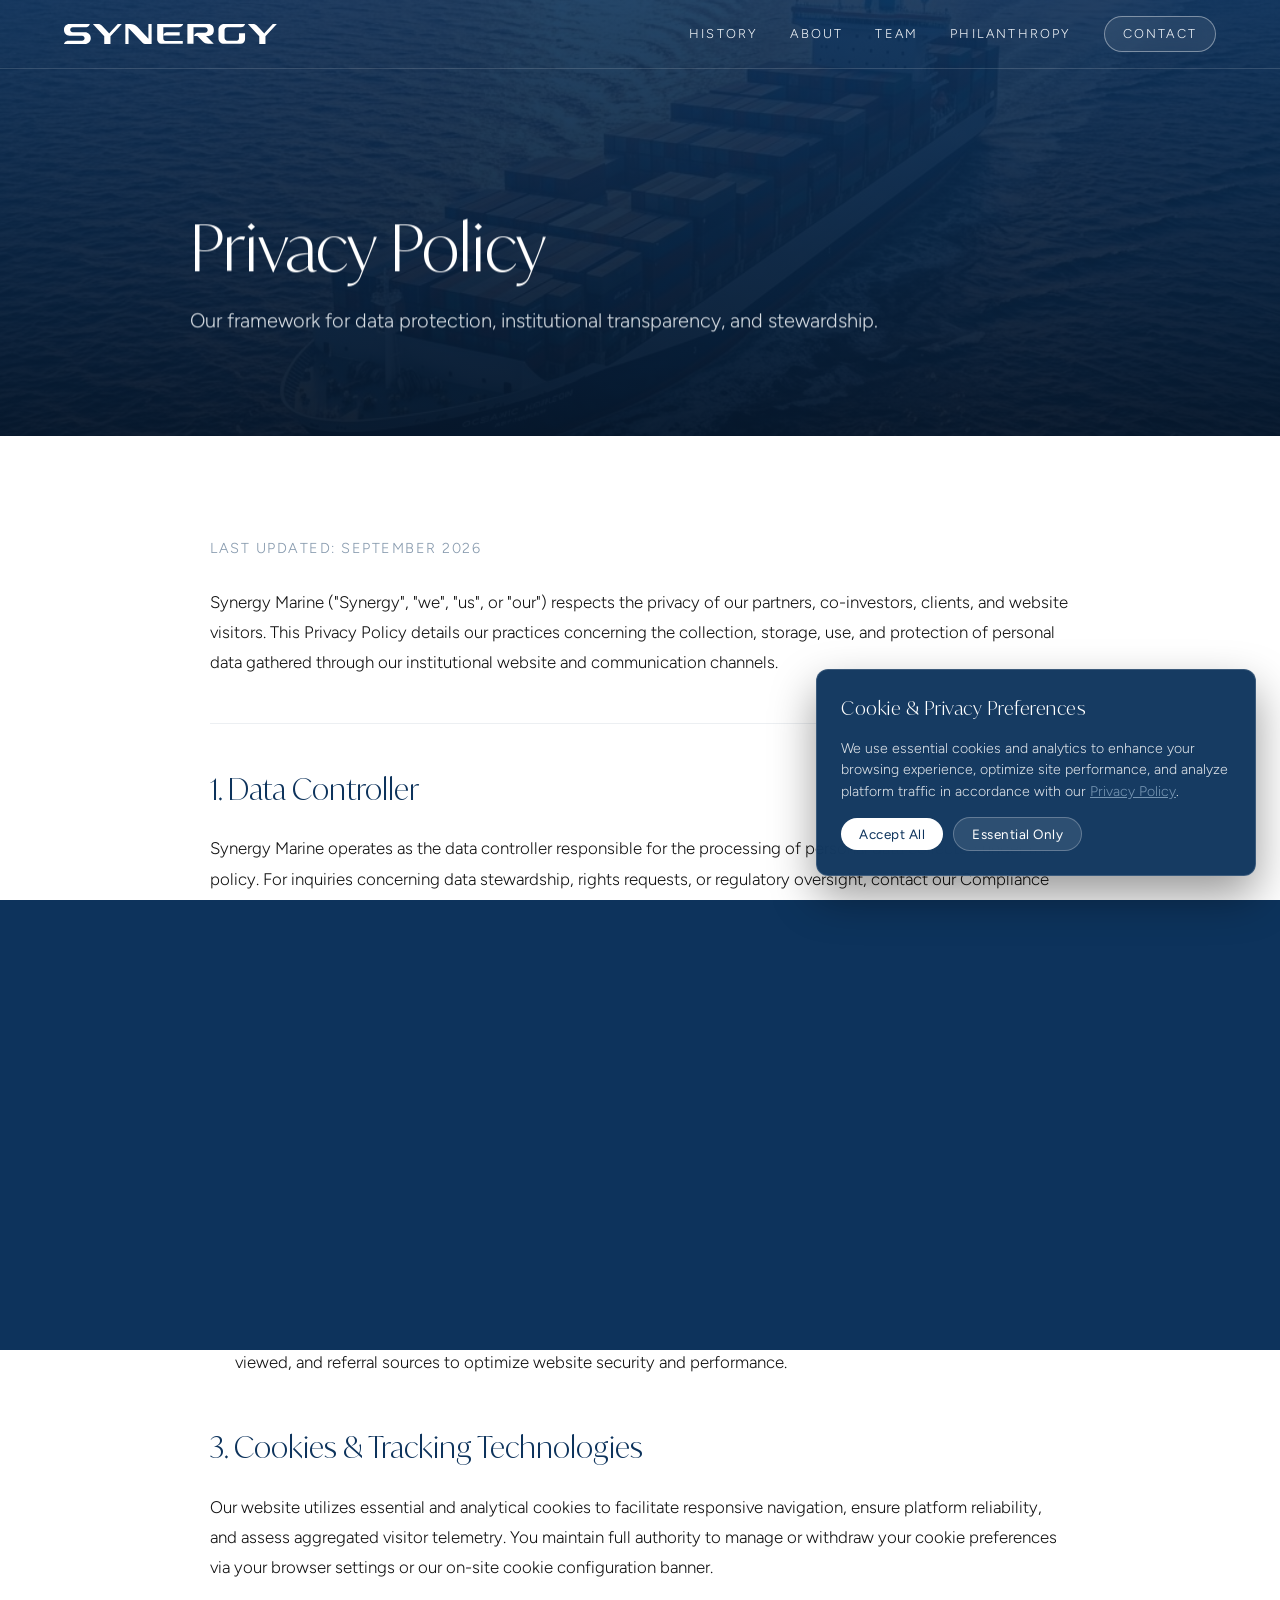
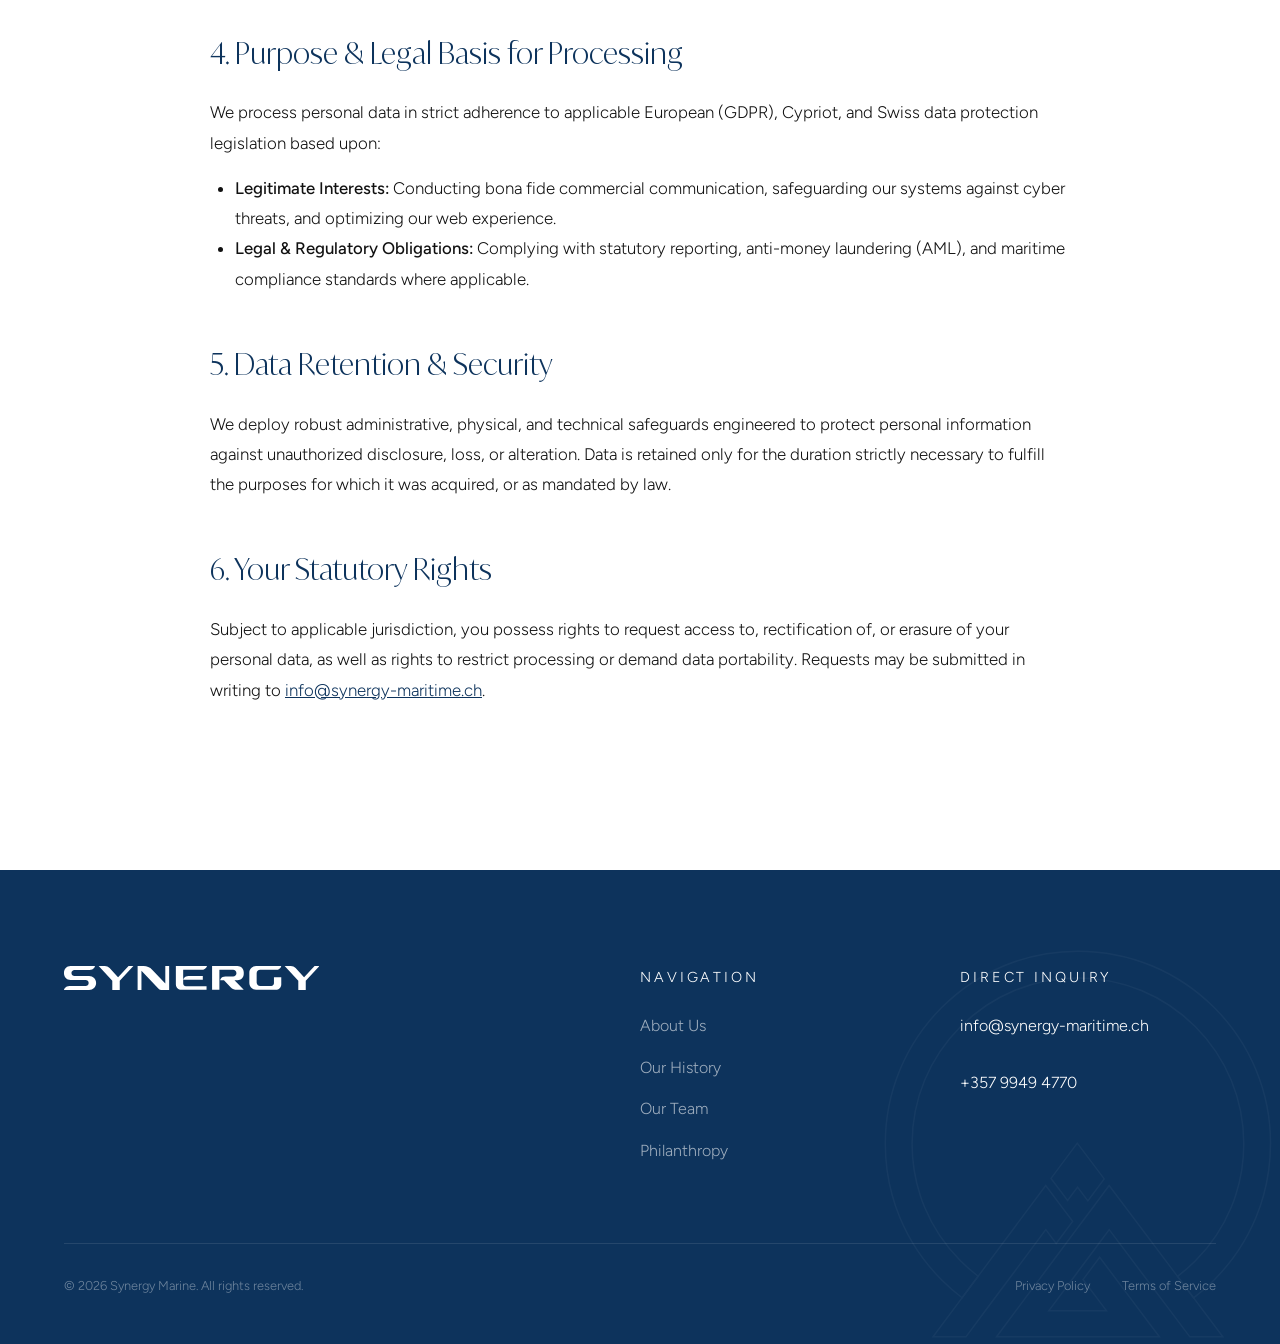
<file: privacy.html>
<!DOCTYPE html>
<html lang="en">
<head>
    <meta charset="UTF-8">
    <meta name="viewport" content="width=device-width, initial-scale=1.0">
    <title>Privacy Policy | Synergy Marine</title>
    <link rel="icon" type="image/svg+xml" href="data:image/svg+xml,<svg xmlns='http://www.w3.org/2000/svg' viewBox='0 0 100 100'><text y='.9em' font-size='90'>⚓</text></svg>">
    <link rel="stylesheet" href="style.css?v=20260928_v26">
    <link rel="icon" type="image/svg+xml" href="favicon.svg">
    <link rel="icon" type="image/png" sizes="32x32" href="favicon-32x32.png">
    <link rel="apple-touch-icon" href="favicon.png">
</head>
<body class="loading"> <div id="preloader"> <div class="preloader-gate-top"></div> <div class="preloader-gate-bottom"></div> <div class="preloader-content">
<svg class="synergy-text-logo" id="Layer_2" data-name="Layer 2" xmlns="http://www.w3.org/2000/svg" viewBox="0 0 612.01 57.51">
  <path fill="#fff" d="M76.96,40.73h0c0,9.27-7.51,16.78-16.77,16.78H0c0-2.13,3.96-9.48,12.92-9.48h38.91c4.02,0,7.29-3.27,7.29-7.29,0-2.01-.82-3.83-2.14-5.15-1.32-1.32-3.14-2.14-5.15-2.14H15.56c-8.59,0-15.56-6.97-15.56-15.56v-2.33C0,6.97,6.97,0,15.56,0h58.58c0,2.08-3.28,9.48-12.98,9.48H25.09c-4,0-7.24,3.24-7.24,7.24h0c0,4,3.24,7.24,7.24,7.24h35.1c9.26,0,16.77,7.51,16.77,16.77Z"/>
  <path fill="#fff" d="M166.27,0l-32.67,35.23v22.28h-17.87v-22.28L83.06,0h14.78c4.34,0,8.48,1.81,11.43,4.99l19.68,21.22.72.78L154.7,0h11.57Z"/>
  <path fill="#fff" d="M612.01,0l-32.67,35.23v22.28h-17.87v-22.28L528.8,0h14.78c4.34,0,8.48,1.81,11.43,4.99l19.68,21.22.72.78,25.03-26.99h11.57Z"/>
  <path fill="#fff" d="M251.98,0v57.51h-18.64c-2.56,0-5.01-1.06-6.78-2.92l-40.96-43.3v46.22h-9.19V0h14.46c7.7,0,15.06,3.17,20.35,8.76l31.56,33.36V0h9.19Z"/>
  <path fill="#fff" d="M332.7,32.89v-9.18h-34.68c-9.17,0-12.44,7.46-12.44,9.18h47.12Z"/>
  <path fill="#fff" d="M292.29,48.74h49.32v8.36h-60.09c-7.43,0-13.46-6.03-13.46-13.46V0h74.64c0,1-3.83,9.18-11.86,9.18h-45.26v32.84c0,3.71,3.01,6.71,6.71,6.71Z"/>
  <path fill="#fff" d="M415.83,34.37h-7.29l22.22,22.72h-16.13c-5.77,0-11.3-2.33-15.35-6.46l-15.9-16.26h-8.95c0-.94,1.59-9.18,12.35-9.18h18.46c2.21,0,4.21-.89,5.66-2.35,1.45-1.44,2.34-3.45,2.34-5.66,0-4.42-3.58-8.01-8.01-8.01h-32.85v47.92h-17.52V0h60.96c8.25,0,14.93,6.68,14.93,14.93v4.52c0,8.24-6.68,14.92-14.93,14.92Z"/>
  <path fill="#fff" d="M461.67,17.49v22.12c0,4.59,3.72,8.3,8.3,8.3h26.88c3.47,0,6.28-2.81,6.28-6.28v-14.68h17.52v17.25c0,7.12-5.77,12.89-12.89,12.89h-47.49c-8.9,0-16.11-7.21-16.11-16.11v-24.87c0-8.9,7.21-16.11,16.11-16.11h60.38s-1.69,9.18-11.74,9.18h-38.93c-4.59,0-8.3,3.72-8.3,8.3Z"/>
</svg>
 </div> </div>
    <nav id="navbar">
        <a href="index.html" class="logo"><svg style="height: 20px; display: block;" viewBox="0 0 612.01 57.51">
  <path fill="#fff" d="M76.96,40.73h0c0,9.27-7.51,16.78-16.77,16.78H0c0-2.13,3.96-9.48,12.92-9.48h38.91c4.02,0,7.29-3.27,7.29-7.29,0-2.01-.82-3.83-2.14-5.15-1.32-1.32-3.14-2.14-5.15-2.14H15.56c-8.59,0-15.56-6.97-15.56-15.56v-2.33C0,6.97,6.97,0,15.56,0h58.58c0,2.08-3.28,9.48-12.98,9.48H25.09c-4,0-7.24,3.24-7.24,7.24h0c0,4,3.24,7.24,7.24,7.24h35.1c9.26,0,16.77,7.51,16.77,16.77Z"/>
  <path fill="#fff" d="M166.27,0l-32.67,35.23v22.28h-17.87v-22.28L83.06,0h14.78c4.34,0,8.48,1.81,11.43,4.99l19.68,21.22.72.78L154.7,0h11.57Z"/>
  <path fill="#fff" d="M612.01,0l-32.67,35.23v22.28h-17.87v-22.28L528.8,0h14.78c4.34,0,8.48,1.81,11.43,4.99l19.68,21.22.72.78,25.03-26.99h11.57Z"/>
  <path fill="#fff" d="M251.98,0v57.51h-18.64c-2.56,0-5.01-1.06-6.78-2.92l-40.96-43.3v46.22h-9.19V0h14.46c7.7,0,15.06,3.17,20.35,8.76l31.56,33.36V0h9.19Z"/>
  <path fill="#fff" d="M332.7,32.89v-9.18h-34.68c-9.17,0-12.44,7.46-12.44,9.18h47.12Z"/>
  <path fill="#fff" d="M292.29,48.74h49.32v8.36h-60.09c-7.43,0-13.46-6.03-13.46-13.46V0h74.64c0,1-3.83,9.18-11.86,9.18h-45.26v32.84c0,3.71,3.01,6.71,6.71,6.71Z"/>
  <path fill="#fff" d="M415.83,34.37h-7.29l22.22,22.72h-16.13c-5.77,0-11.3-2.33-15.35-6.46l-15.9-16.26h-8.95c0-.94,1.59-9.18,12.35-9.18h18.46c2.21,0,4.21-.89,5.66-2.35,1.45-1.44,2.34-3.45,2.34-5.66,0-4.42-3.58-8.01-8.01-8.01h-32.85v47.92h-17.52V0h60.96c8.25,0,14.93,6.68,14.93,14.93v4.52c0,8.24-6.68,14.92-14.93,14.92Z"/>
  <path fill="#fff" d="M461.67,17.49v22.12c0,4.59,3.72,8.3,8.3,8.3h26.88c3.47,0,6.28-2.81,6.28-6.28v-14.68h17.52v17.25c0,7.12-5.77,12.89-12.89,12.89h-47.49c-8.9,0-16.11-7.21-16.11-16.11v-24.87c0-8.9,7.21-16.11,16.11-16.11h60.38s-1.69,9.18-11.74,9.18h-38.93c-4.59,0-8.3,3.72-8.3,8.3Z"/>
</svg></a>
        <ul class="nav-links">
            <li><a href="history.html">History</a></li>
            <li><a href="about.html">About</a></li>
            <li><a href="team.html">Team</a></li>
            <li><a href="philanthropy.html">Philanthropy</a></li>
            <li><a href="contact.html">Contact</a></li>
        </ul>
        <div id="menu-toggle" class="menu-toggle" aria-label="Toggle menu">
            <div class="bar"></div>
            <div class="bar"></div>
            <div class="bar"></div>
        </div>
    </nav>

        <!-- Off-Screen Navigation Menu (Thoma Bravo Style) -->
    <div id="nav-overlay" class="off-screen-menu">
        <div class="off-screen-top-bar">
            <a href="index.html" class="off-screen-logo" aria-label="Synergy Home">
                <svg style="height: 18px; display: block;" viewBox="0 0 612.01 57.51">
                <path fill="#0d2238" d="M76.96,40.73h0c0,9.27-7.51,16.78-16.77,16.78H0c0-2.13,3.96-9.48,12.92-9.48h38.91c4.02,0,7.29-3.27,7.29-7.29,0-2.01-.82-3.83-2.14-5.15-1.32-1.32-3.14-2.14-5.15-2.14H15.56c-8.59,0-15.56-6.97-15.56-15.56v-2.33C0,6.97,6.97,0,15.56,0h58.58c0,2.08-3.28,9.48-12.98,9.48H25.09c-4,0-7.24,3.24-7.24,7.24h0c0,4,3.24,7.24,7.24,7.24h35.1c9.26,0,16.77,7.51,16.77,16.77Z"/>
                <path fill="#0d2238" d="M166.27,0l-32.67,35.23v22.28h-17.87v-22.28L83.06,0h14.78c4.34,0,8.48,1.81,11.43,4.99l19.68,21.22.72.78L154.7,0h11.57Z"/>
                <path fill="#0d2238" d="M612.01,0l-32.67,35.23v22.28h-17.87v-22.28L528.8,0h14.78c4.34,0,8.48,1.81,11.43,4.99l19.68,21.22.72.78,25.03-26.99h11.57Z"/>
                <path fill="#0d2238" d="M251.98,0v57.51h-18.64c-2.56,0-5.01-1.06-6.78-2.92l-40.96-43.3v46.22h-9.19V0h14.46c7.7,0,15.06,3.17,20.35,8.76l31.56,33.36V0h9.19Z"/>
                <path fill="#0d2238" d="M332.7,32.89v-9.18h-34.68c-9.17,0-12.44,7.46-12.44,9.18h47.12Z"/>
                <path fill="#0d2238" d="M292.29,48.74h49.32v8.36h-60.09c-7.43,0-13.46-6.03-13.46-13.46V0h74.64c0,1-3.83,9.18-11.86,9.18h-45.26v32.84c0,3.71,3.01,6.71,6.71,6.71Z"/>
                <path fill="#0d2238" d="M415.83,34.37h-7.29l22.22,22.72h-16.13c-5.77,0-11.3-2.33-15.35-6.46l-15.9-16.26h-8.95c0-.94,1.59-9.18,12.35-9.18h18.46c2.21,0,4.21-.89,5.66-2.35,1.45-1.44,2.34-3.45,2.34-5.66,0-4.42-3.58-8.01-8.01-8.01h-32.85v47.92h-17.52V0h60.96c8.25,0,14.93,6.68,14.93,14.93v4.52c0,8.24-6.68,14.92-14.93,14.92Z"/>
                <path fill="#0d2238" d="M461.67,17.49v22.12c0,4.59,3.72,8.3,8.3,8.3h26.88c3.47,0,6.28-2.81,6.28-6.28v-14.68h17.52v17.25c0,7.12-5.77,12.89-12.89,12.89h-47.49c-8.9,0-16.11-7.21-16.11-16.11v-24.87c0-8.9,7.21-16.11,16.11-16.11h60.38s-1.69,9.18-11.74,9.18h-38.93c-4.59,0-8.3,3.72-8.3,8.3Z"/>
            </svg>
            </a>
            <button id="menu-close" class="off-screen-close" aria-label="Close menu">
                <svg width="24" height="24" viewBox="0 0 24 24" fill="none" stroke="#0d2238" stroke-width="1.8" stroke-linecap="round" stroke-linejoin="round">
                <line x1="18" y1="6" x2="6" y2="18"></line>
                <line x1="6" y1="6" x2="18" y2="18"></line>
            </svg>
            </button>
        </div>

        <div class="off-screen-nav-container">
            <ul class="off-screen-nav-list">
            <li class="off-screen-nav-item">
                <a href="index.html" class="off-screen-link">
                    <span>Home</span>
                </a>
            </li>
            <li class="off-screen-nav-item">
                <a href="history.html" class="off-screen-link">
                    <span>History</span>
                </a>
            </li>
            <li class="off-screen-nav-item">
                <a href="about.html" class="off-screen-link">
                    <span>About</span>
                </a>
            </li>
            <li class="off-screen-nav-item">
                <a href="team.html" class="off-screen-link">
                    <span>Team</span>
                </a>
            </li>
            <li class="off-screen-nav-item">
                <a href="philanthropy.html" class="off-screen-link">
                    <span>Philanthropy</span>
                </a>
            </li>
            <li class="off-screen-nav-item">
                <a href="contact.html" class="off-screen-link">
                    <span>Contact</span>
                </a>
            </li>
            </ul>
        </div>

        <!-- Figura Watermark at Bottom -->
        <div class="off-screen-watermark" aria-hidden="true">
            <svg class="off-screen-figura-svg" viewBox="0 0 690.7 595.3">
                <polygon points="378.8 345.9 356.2 376.2 342 357.2 328.2 375.6 305.3 345.2 341.6 296.5 378.8 345.9"/>
                <polygon points="542.7 564 497.1 564 471.7 530.2 449.2 500.3 385.7 415.9 372.2 434.1 364.8 444 342.1 474.5 341.9 474.8 305.5 523.6 302.1 528.1 382 528.1 378.7 523.7 349.5 484.9 349.8 484.6 372.5 454.1 417.5 514 440.7 544.9 455.1 564 230 564 244.2 544.9 267.2 514 319.3 444.1 319.3 444.1 342 413.6 349.4 403.7 363.1 385.3 385.6 355 480.1 480.6 502.3 510.2 542.7 564"/>
                <polygon points="335.2 404.5 312.4 435 298.2 416 298.1 415.9 235.4 500.1 213 530.1 187.8 564 142.3 564 182.4 510.2 204.5 480.5 298 355 320.9 385.5 335.2 404.5"/>
                <path d="M608.5,297.4c0,71.1-27.7,137.9-77.9,188.2-8.9,8.9-18.4,17.2-28.3,24.6l-22.2-29.6c8.5-6.4,16.7-13.5,24.4-21.2,43.3-43.3,67.1-100.8,67.1-162s-23.8-118.7-67.1-162c-43.3-43.3-100.8-67.1-162-67.1s-118.7,23.8-162,67.1c-43.3,43.3-67.1,100.8-67.1,162s23.8,118.7,67.1,162c7.6,7.6,15.7,14.6,24.1,21l-22.1,29.7c-9.9-7.5-19.3-15.6-28.2-24.5-50.3-50.3-77.9-117.1-77.9-188.2s27.7-137.9,77.9-188.2c50.3-50.3,117.1-77.9,188.2-77.9s137.9,27.7,188.2,77.9c50.3,50.3,77.9,117.1,77.9,188.2Z"/>
            </svg>
        </div>
    </div>

    <!-- Header Banner -->
    <header style="padding: 210px 8% 100px 8%; background: linear-gradient(rgba(13, 51, 92, 0.9), rgba(6, 23, 43, 0.95)), url('assets/hero.png') center/cover no-repeat; color: white;">
        <div class="reveal" style="max-width: 900px; margin: 0 auto; text-align: left;">
            <h1 style="font-size: clamp(2.5rem, 5vw, 4rem); font-family: 'IvyMode', serif; font-weight: 300; line-height: 1.15; margin-bottom: 20px;">Privacy Policy</h1>
            <p style="font-size: 1.25rem; font-weight: 300; font-family: 'Figtree', sans-serif; line-height: 1.6; color: #f0f4f8; opacity: 0.9; margin: 0;">
                Our framework for data protection, institutional transparency, and stewardship.
            </p>
        </div>
    </header>

    <!-- Main Legal Content -->
    <section style="padding: 100px 8% 120px; background: #FFFFFF;">
        <div class="reveal" style="max-width: 860px; margin: 0 auto; font-family: 'Figtree', sans-serif; color: var(--text-dark); line-height: 1.8; font-weight: 300; font-size: 1.05rem;">
            
            <div style="margin-bottom: 45px;">
                <p style="font-size: 0.9rem; color: rgba(13, 51, 92, 0.5); text-transform: uppercase; letter-spacing: 1.5px; margin-bottom: 25px;">Last Updated: September 2026</p>
                <p>
                    Synergy Marine ("Synergy", "we", "us", or "our") respects the privacy of our partners, co-investors, clients, and website visitors. This Privacy Policy details our practices concerning the collection, storage, use, and protection of personal data gathered through our institutional website and communication channels.
                </p>
            </div>

            <div style="width: 100%; height: 1px; background: rgba(13, 51, 92, 0.08); margin: 40px 0;"></div>

            <div style="margin-bottom: 45px;">
                <h2 style="font-family: 'IvyMode', serif; font-size: 1.8rem; color: var(--primary); font-weight: 400; margin-bottom: 18px;">1. Data Controller</h2>
                <p>
                    Synergy Marine operates as the data controller responsible for the processing of personal data collected under this policy. For inquiries concerning data stewardship, rights requests, or regulatory oversight, contact our Compliance Office:
                </p>
                <div style="background: rgba(13, 51, 92, 0.03); border-left: 2px solid var(--primary); padding: 18px 24px; margin-top: 15px;">
                    <strong>Synergy Marine Compliance & Privacy Office</strong><br>
                    Email: <a href="mailto:info@synergy-maritime.ch" style="color: var(--primary); text-decoration: underline;">info@synergy-maritime.ch</a><br>
                    Telephone: +357 9949 4770
                </div>
            </div>

            <div style="margin-bottom: 45px;">
                <h2 style="font-family: 'IvyMode', serif; font-size: 1.8rem; color: var(--primary); font-weight: 400; margin-bottom: 18px;">2. Information We Collect</h2>
                <p>We collect information solely to provide institutional services, evaluate commercial partnerships, and ensure the security of our platforms:</p>
                <ul style="margin: 15px 0 15px 25px;">
                    <li><strong>Direct Communications:</strong> Information provided when contacting us via email, phone, or correspondence (e.g., name, corporate title, email address, phone number, institutional affiliation).</li>
                    <li><strong>Technical & Analytical Data:</strong> Anonymized telemetry including IP address, browser type, operating system, pages viewed, and referral sources to optimize website security and performance.</li>
                </ul>
            </div>

            <div style="margin-bottom: 45px;">
                <h2 style="font-family: 'IvyMode', serif; font-size: 1.8rem; color: var(--primary); font-weight: 400; margin-bottom: 18px;">3. Cookies & Tracking Technologies</h2>
                <p>
                    Our website utilizes essential and analytical cookies to facilitate responsive navigation, ensure platform reliability, and assess aggregated visitor telemetry. You maintain full authority to manage or withdraw your cookie preferences via your browser settings or our on-site cookie configuration banner.
                </p>
            </div>

            <div style="margin-bottom: 45px;">
                <h2 style="font-family: 'IvyMode', serif; font-size: 1.8rem; color: var(--primary); font-weight: 400; margin-bottom: 18px;">4. Purpose & Legal Basis for Processing</h2>
                <p>We process personal data in strict adherence to applicable European (GDPR), Cypriot, and Swiss data protection legislation based upon:</p>
                <ul style="margin: 15px 0 15px 25px;">
                    <li><strong>Legitimate Interests:</strong> Conducting bona fide commercial communication, safeguarding our systems against cyber threats, and optimizing our web experience.</li>
                    <li><strong>Legal & Regulatory Obligations:</strong> Complying with statutory reporting, anti-money laundering (AML), and maritime compliance standards where applicable.</li>
                </ul>
            </div>

            <div style="margin-bottom: 45px;">
                <h2 style="font-family: 'IvyMode', serif; font-size: 1.8rem; color: var(--primary); font-weight: 400; margin-bottom: 18px;">5. Data Retention & Security</h2>
                <p>
                    We deploy robust administrative, physical, and technical safeguards engineered to protect personal information against unauthorized disclosure, loss, or alteration. Data is retained only for the duration strictly necessary to fulfill the purposes for which it was acquired, or as mandated by law.
                </p>
            </div>

            <div style="margin-bottom: 45px;">
                <h2 style="font-family: 'IvyMode', serif; font-size: 1.8rem; color: var(--primary); font-weight: 400; margin-bottom: 18px;">6. Your Statutory Rights</h2>
                <p>
                    Subject to applicable jurisdiction, you possess rights to request access to, rectification of, or erasure of your personal data, as well as rights to restrict processing or demand data portability. Requests may be submitted in writing to <a href="mailto:info@synergy-maritime.ch" style="color: var(--primary); text-decoration: underline;">info@synergy-maritime.ch</a>.
                </p>
            </div>

        </div>
    </section>

    <!-- Footer -->
    <footer class="site-footer">
        <svg class="footer-figura" viewBox="0 0 690.7 595.3">
            <polygon points="378.8 345.9 356.2 376.2 342 357.2 328.2 375.6 305.3 345.2 341.6 296.5 378.8 345.9"/>
            <polygon points="542.7 564 497.1 564 471.7 530.2 449.2 500.3 385.7 415.9 372.2 434.1 364.8 444 342.1 474.5 341.9 474.8 305.5 523.6 302.1 528.1 382 528.1 378.7 523.7 349.5 484.9 349.8 484.6 372.5 454.1 417.5 514 440.7 544.9 455.1 564 230 564 244.2 544.9 267.2 514 319.3 444.1 319.3 444.1 342 413.6 349.4 403.7 363.1 385.3 385.6 355 480.1 480.6 502.3 510.2 542.7 564"/>
            <polygon points="335.2 404.5 312.4 435 298.2 416 298.1 415.9 235.4 500.1 213 530.1 187.8 564 142.3 564 182.4 510.2 204.5 480.5 298 355 320.9 385.5 335.2 404.5"/>
            <path d="M608.5,297.4c0,71.1-27.7,137.9-77.9,188.2-8.9,8.9-18.4,17.2-28.3,24.6l-22.2-29.6c8.5-6.4,16.7-13.5,24.4-21.2,43.3-43.3,67.1-100.8,67.1-162s-23.8-118.7-67.1-162c-43.3-43.3-100.8-67.1-162-67.1s-118.7,23.8-162,67.1c-43.3,43.3-67.1,100.8-67.1,162s23.8,118.7,67.1,162c7.6,7.6,15.7,14.6,24.1,21l-22.1,29.7c-9.9-7.5-19.3-15.6-28.2-24.5-50.3-50.3-77.9-117.1-77.9-188.2s27.7-137.9,77.9-188.2c50.3-50.3,117.1-77.9,188.2-77.9s137.9,27.7,188.2,77.9c50.3,50.3,77.9,117.1,77.9,188.2Z"/>
        </svg>
        <div class="footer-container reveal">
            <div class="footer-grid">
                <!-- Col 1: Brand & Stewardship -->
                <div class="footer-reveal-col">
                    <a href="index.html" class="footer-logo-link">
                        <svg class="footer-logo-svg" viewBox="0 0 612.01 57.51">
                            <path fill="#fff" d="M76.96,40.73h0c0,9.27-7.51,16.78-16.77,16.78H0c0-2.13,3.96-9.48,12.92-9.48h38.91c4.02,0,7.29-3.27,7.29-7.29,0-2.01-.82-3.83-2.14-5.15-1.32-1.32-3.14-2.14-5.15-2.14H15.56c-8.59,0-15.56-6.97-15.56-15.56v-2.33C0,6.97,6.97,0,15.56,0h58.58c0,2.08-3.28,9.48-12.98,9.48H25.09c-4,0-7.24,3.24-7.24,7.24h0c0,4,3.24,7.24,7.24,7.24h35.1c9.26,0,16.77,7.51,16.77,16.77Z"/>
                            <path fill="#fff" d="M166.27,0l-32.67,35.23v22.28h-17.87v-22.28L83.06,0h14.78c4.34,0,8.48,1.81,11.43,4.99l19.68,21.22.72.78L154.7,0h11.57Z"/>
                            <path fill="#fff" d="M612.01,0l-32.67,35.23v22.28h-17.87v-22.28L528.8,0h14.78c4.34,0,8.48,1.81,11.43,4.99l19.68,21.22.72.78,25.03-26.99h11.57Z"/>
                            <path fill="#fff" d="M251.98,0v57.51h-18.64c-2.56,0-5.01-1.06-6.78-2.92l-40.96-43.3v46.22h-9.19V0h14.46c7.7,0,15.06,3.17,20.35,8.76l31.56,33.36V0h9.19Z"/>
                            <path fill="#fff" d="M332.7,32.89v-9.18h-34.68c-9.17,0-12.44,7.46-12.44,9.18h47.12Z"/>
                            <path fill="#fff" d="M292.29,48.74h49.32v8.36h-60.09c-7.43,0-13.46-6.03-13.46-13.46V0h74.64c0,1-3.83,9.18-11.86,9.18h-45.26v32.84c0,3.71,3.01,6.71,6.71,6.71Z"/>
                            <path fill="#fff" d="M415.83,34.37h-7.29l22.22,22.72h-16.13c-5.77,0-11.3-2.33-15.35-6.46l-15.9-16.26h-8.95c0-.94,1.59-9.18,12.35-9.18h18.46c2.21,0,4.21-.89,5.66-2.35,1.45-1.44,2.34-3.45,2.34-5.66,0-4.42-3.58-8.01-8.01-8.01h-32.85v47.92h-17.52V0h60.96c8.25,0,14.93,6.68,14.93,14.93v4.52c0,8.24-6.68,14.92-14.93,14.92Z"/>
                            <path fill="#fff" d="M461.67,17.49v22.12c0,4.59,3.72,8.3,8.3,8.3h26.88c3.47,0,6.28-2.81,6.28-6.28v-14.68h17.52v17.25c0,7.12-5.77,12.89-12.89,12.89h-47.49c-8.9,0-16.11-7.21-16.11-16.11v-24.87c0-8.9,7.21-16.11,16.11-16.11h60.38s-1.69,9.18-11.74,9.18h-38.93c-4.59,0-8.3,3.72-8.3,8.3Z"/>
                        </svg>
                    </a>
                    
                </div>
                
                <!-- Col 2: Navigation -->
                <div class="footer-reveal-col">
                    <h4 class="footer-heading">Navigation</h4>
                    <ul class="footer-links">
                        <li><a href="about.html" class="footer-link">About Us</a></li>
                        <li><a href="history.html" class="footer-link">Our History</a></li>
                        <li><a href="team.html" class="footer-link">Our Team</a></li>
                        <li><a href="philanthropy.html" class="footer-link">Philanthropy</a></li>
                    </ul>
                </div>
                
                <!-- Col 3: Direct Contact -->
                <div class="footer-reveal-col">
                    <h4 class="footer-heading">Direct Inquiry</h4>
                    <div class="footer-contact-info">
                        <div class="footer-contact-item">
                            <a href="mailto:info@synergy-maritime.ch" class="footer-contact-val">info@synergy-maritime.ch</a>
                        </div>
                        <div class="footer-contact-item">
                            <a href="tel:+35799494770" class="footer-contact-val">+357 9949 4770</a>
                        </div>
                    </div>
                </div>
            </div>

            <!-- Bottom Row -->
            <div class="footer-bottom footer-reveal-col">
                <p>&copy; 2026 Synergy Marine. All rights reserved.</p>
                <div class="footer-legal-links">
                    <a href="privacy.html" class="footer-legal-link">Privacy Policy</a>
                    <a href="terms.html" class="footer-legal-link">Terms of Service</a>
                </div>
            </div>
        </div>
    </footer>

    <script src="main.js?v=20260928_v26"></script>
</body>
</html>
</file>
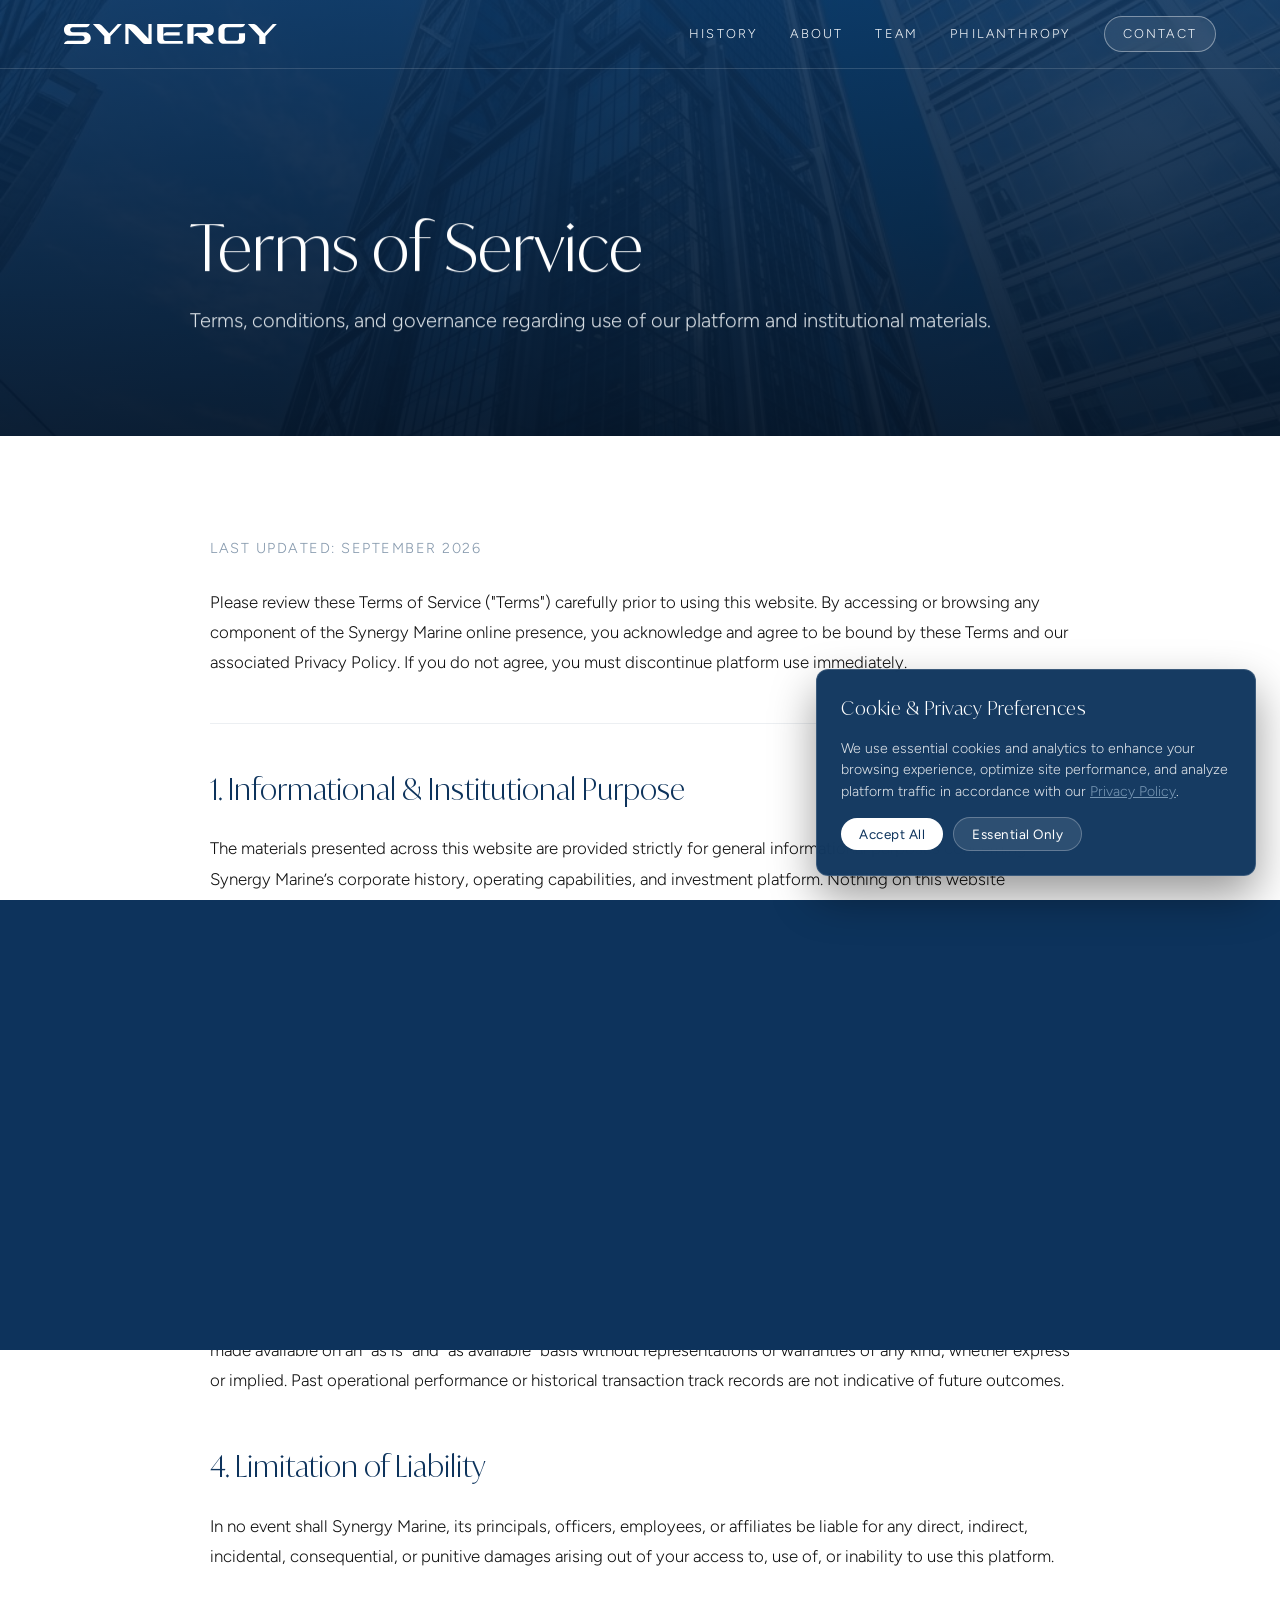
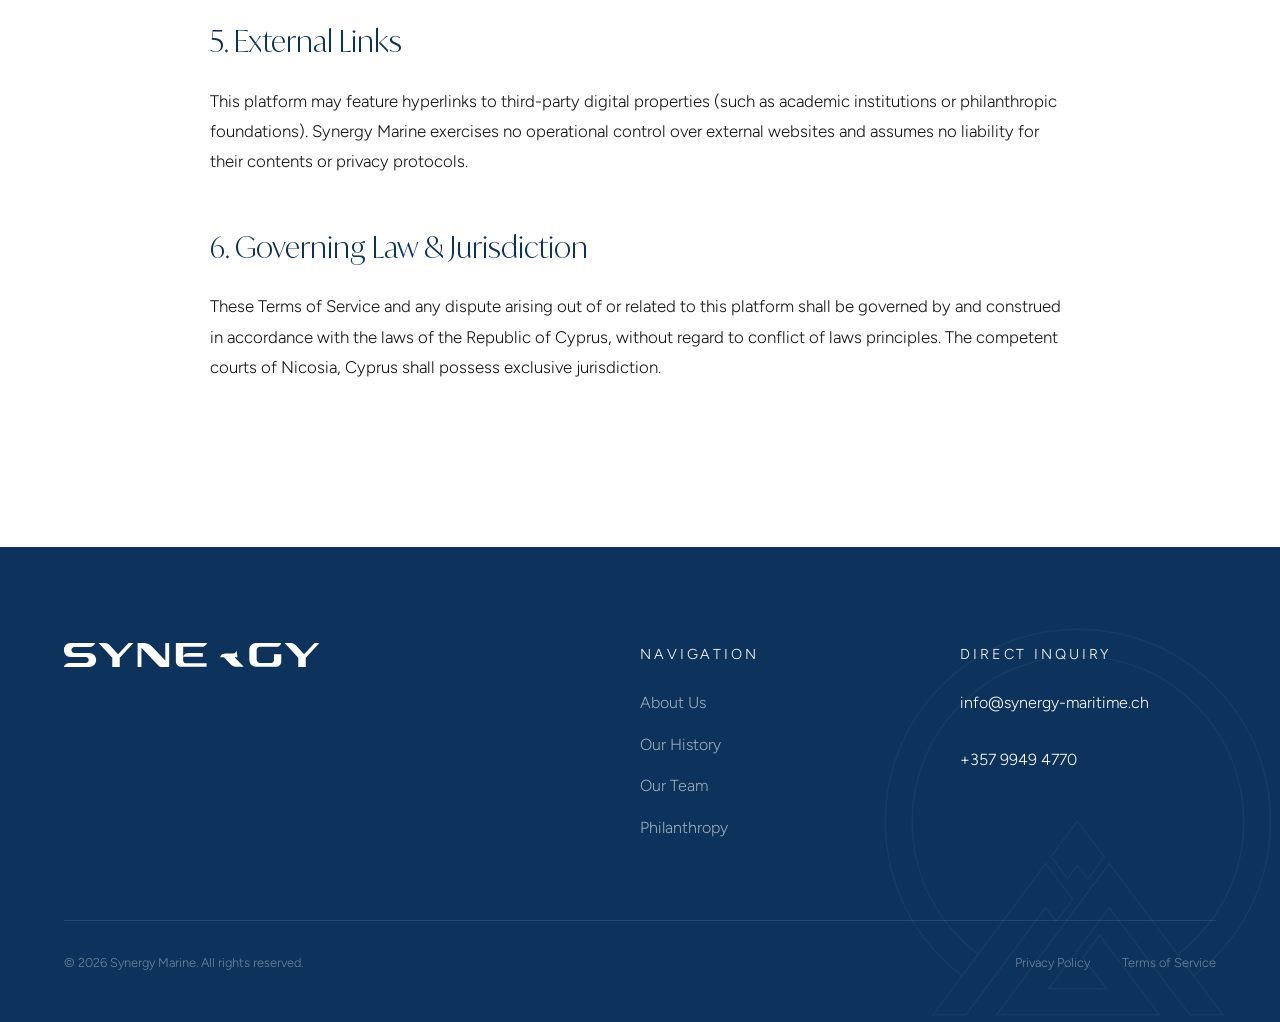
<file: terms.html>
<!DOCTYPE html>
<html lang="en">
<head>
    <meta charset="UTF-8">
    <meta name="viewport" content="width=device-width, initial-scale=1.0">
    <title>Terms of Service | Synergy Marine</title>
    <link rel="icon" type="image/svg+xml" href="data:image/svg+xml,<svg xmlns='http://www.w3.org/2000/svg' viewBox='0 0 100 100'><text y='.9em' font-size='90'>⚓</text></svg>">
    <link rel="stylesheet" href="style.css?v=20260928_v26">
    <link rel="icon" type="image/svg+xml" href="favicon.svg">
    <link rel="icon" type="image/png" sizes="32x32" href="favicon-32x32.png">
    <link rel="apple-touch-icon" href="favicon.png">
</head>
<body class="loading"> <div id="preloader"> <div class="preloader-gate-top"></div> <div class="preloader-gate-bottom"></div> <div class="preloader-content">
<svg class="synergy-text-logo" id="Layer_2" data-name="Layer 2" xmlns="http://www.w3.org/2000/svg" viewBox="0 0 612.01 57.51">
  <path fill="#fff" d="M76.96,40.73h0c0,9.27-7.51,16.78-16.77,16.78H0c0-2.13,3.96-9.48,12.92-9.48h38.91c4.02,0,7.29-3.27,7.29-7.29,0-2.01-.82-3.83-2.14-5.15-1.32-1.32-3.14-2.14-5.15-2.14H15.56c-8.59,0-15.56-6.97-15.56-15.56v-2.33C0,6.97,6.97,0,15.56,0h58.58c0,2.08-3.28,9.48-12.98,9.48H25.09c-4,0-7.24,3.24-7.24,7.24h0c0,4,3.24,7.24,7.24,7.24h35.1c9.26,0,16.77,7.51,16.77,16.77Z"/>
  <path fill="#fff" d="M166.27,0l-32.67,35.23v22.28h-17.87v-22.28L83.06,0h14.78c4.34,0,8.48,1.81,11.43,4.99l19.68,21.22.72.78L154.7,0h11.57Z"/>
  <path fill="#fff" d="M612.01,0l-32.67,35.23v22.28h-17.87v-22.28L528.8,0h14.78c4.34,0,8.48,1.81,11.43,4.99l19.68,21.22.72.78,25.03-26.99h11.57Z"/>
  <path fill="#fff" d="M251.98,0v57.51h-18.64c-2.56,0-5.01-1.06-6.78-2.92l-40.96-43.3v46.22h-9.19V0h14.46c7.7,0,15.06,3.17,20.35,8.76l31.56,33.36V0h9.19Z"/>
  <path fill="#fff" d="M332.7,32.89v-9.18h-34.68c-9.17,0-12.44,7.46-12.44,9.18h47.12Z"/>
  <path fill="#fff" d="M292.29,48.74h49.32v8.36h-60.09c-7.43,0-13.46-6.03-13.46-13.46V0h74.64c0,1-3.83,9.18-11.86,9.18h-45.26v32.84c0,3.71,3.01,6.71,6.71,6.71Z"/>
  <path fill="#fff" d="M415.83,34.37h-7.29l22.22,22.72h-16.13c-5.77,0-11.3-2.33-15.35-6.46l-15.9-16.26h-8.95c0-.94,1.59-9.18,12.35-9.18h18.46c2.21,0,4.21-.89,5.66-2.35,1.45-1.44,2.34-3.45,2.34-5.66,0-4.42-3.58-8.01-8.01-8.01h-32.85v47.92h-17.52V0h60.96c8.25,0,14.93,6.68,14.93,14.93v4.52c0,8.24-6.68,14.92-14.93,14.92Z"/>
  <path fill="#fff" d="M461.67,17.49v22.12c0,4.59,3.72,8.3,8.3,8.3h26.88c3.47,0,6.28-2.81,6.28-6.28v-14.68h17.52v17.25c0,7.12-5.77,12.89-12.89,12.89h-47.49c-8.9,0-16.11-7.21-16.11-16.11v-24.87c0-8.9,7.21-16.11,16.11-16.11h60.38s-1.69,9.18-11.74,9.18h-38.93c-4.59,0-8.3,3.72-8.3,8.3Z"/>
</svg>
 </div> </div>
    <nav id="navbar">
        <a href="index.html" class="logo"><svg style="height: 20px; display: block;" viewBox="0 0 612.01 57.51">
  <path fill="#fff" d="M76.96,40.73h0c0,9.27-7.51,16.78-16.77,16.78H0c0-2.13,3.96-9.48,12.92-9.48h38.91c4.02,0,7.29-3.27,7.29-7.29,0-2.01-.82-3.83-2.14-5.15-1.32-1.32-3.14-2.14-5.15-2.14H15.56c-8.59,0-15.56-6.97-15.56-15.56v-2.33C0,6.97,6.97,0,15.56,0h58.58c0,2.08-3.28,9.48-12.98,9.48H25.09c-4,0-7.24,3.24-7.24,7.24h0c0,4,3.24,7.24,7.24,7.24h35.1c9.26,0,16.77,7.51,16.77,16.77Z"/>
  <path fill="#fff" d="M166.27,0l-32.67,35.23v22.28h-17.87v-22.28L83.06,0h14.78c4.34,0,8.48,1.81,11.43,4.99l19.68,21.22.72.78L154.7,0h11.57Z"/>
  <path fill="#fff" d="M612.01,0l-32.67,35.23v22.28h-17.87v-22.28L528.8,0h14.78c4.34,0,8.48,1.81,11.43,4.99l19.68,21.22.72.78,25.03-26.99h11.57Z"/>
  <path fill="#fff" d="M251.98,0v57.51h-18.64c-2.56,0-5.01-1.06-6.78-2.92l-40.96-43.3v46.22h-9.19V0h14.46c7.7,0,15.06,3.17,20.35,8.76l31.56,33.36V0h9.19Z"/>
  <path fill="#fff" d="M332.7,32.89v-9.18h-34.68c-9.17,0-12.44,7.46-12.44,9.18h47.12Z"/>
  <path fill="#fff" d="M292.29,48.74h49.32v8.36h-60.09c-7.43,0-13.46-6.03-13.46-13.46V0h74.64c0,1-3.83,9.18-11.86,9.18h-45.26v32.84c0,3.71,3.01,6.71,6.71,6.71Z"/>
  <path fill="#fff" d="M415.83,34.37h-7.29l22.22,22.72h-16.13c-5.77,0-11.3-2.33-15.35-6.46l-15.9-16.26h-8.95c0-.94,1.59-9.18,12.35-9.18h18.46c2.21,0,4.21-.89,5.66-2.35,1.45-1.44,2.34-3.45,2.34-5.66,0-4.42-3.58-8.01-8.01-8.01h-32.85v47.92h-17.52V0h60.96c8.25,0,14.93,6.68,14.93,14.93v4.52c0,8.24-6.68,14.92-14.93,14.92Z"/>
  <path fill="#fff" d="M461.67,17.49v22.12c0,4.59,3.72,8.3,8.3,8.3h26.88c3.47,0,6.28-2.81,6.28-6.28v-14.68h17.52v17.25c0,7.12-5.77,12.89-12.89,12.89h-47.49c-8.9,0-16.11-7.21-16.11-16.11v-24.87c0-8.9,7.21-16.11,16.11-16.11h60.38s-1.69,9.18-11.74,9.18h-38.93c-4.59,0-8.3,3.72-8.3,8.3Z"/>
</svg></a>
        <ul class="nav-links">
            <li><a href="history.html">History</a></li>
            <li><a href="about.html">About</a></li>
            <li><a href="team.html">Team</a></li>
            <li><a href="philanthropy.html">Philanthropy</a></li>
            <li><a href="contact.html">Contact</a></li>
        </ul>
        <div id="menu-toggle" class="menu-toggle" aria-label="Toggle menu">
            <div class="bar"></div>
            <div class="bar"></div>
            <div class="bar"></div>
        </div>
    </nav>

        <!-- Off-Screen Navigation Menu (Thoma Bravo Style) -->
    <div id="nav-overlay" class="off-screen-menu">
        <div class="off-screen-top-bar">
            <a href="index.html" class="off-screen-logo" aria-label="Synergy Home">
                <svg style="height: 18px; display: block;" viewBox="0 0 612.01 57.51">
                <path fill="#0d2238" d="M76.96,40.73h0c0,9.27-7.51,16.78-16.77,16.78H0c0-2.13,3.96-9.48,12.92-9.48h38.91c4.02,0,7.29-3.27,7.29-7.29,0-2.01-.82-3.83-2.14-5.15-1.32-1.32-3.14-2.14-5.15-2.14H15.56c-8.59,0-15.56-6.97-15.56-15.56v-2.33C0,6.97,6.97,0,15.56,0h58.58c0,2.08-3.28,9.48-12.98,9.48H25.09c-4,0-7.24,3.24-7.24,7.24h0c0,4,3.24,7.24,7.24,7.24h35.1c9.26,0,16.77,7.51,16.77,16.77Z"/>
                <path fill="#0d2238" d="M166.27,0l-32.67,35.23v22.28h-17.87v-22.28L83.06,0h14.78c4.34,0,8.48,1.81,11.43,4.99l19.68,21.22.72.78L154.7,0h11.57Z"/>
                <path fill="#0d2238" d="M612.01,0l-32.67,35.23v22.28h-17.87v-22.28L528.8,0h14.78c4.34,0,8.48,1.81,11.43,4.99l19.68,21.22.72.78,25.03-26.99h11.57Z"/>
                <path fill="#0d2238" d="M251.98,0v57.51h-18.64c-2.56,0-5.01-1.06-6.78-2.92l-40.96-43.3v46.22h-9.19V0h14.46c7.7,0,15.06,3.17,20.35,8.76l31.56,33.36V0h9.19Z"/>
                <path fill="#0d2238" d="M332.7,32.89v-9.18h-34.68c-9.17,0-12.44,7.46-12.44,9.18h47.12Z"/>
                <path fill="#0d2238" d="M292.29,48.74h49.32v8.36h-60.09c-7.43,0-13.46-6.03-13.46-13.46V0h74.64c0,1-3.83,9.18-11.86,9.18h-45.26v32.84c0,3.71,3.01,6.71,6.71,6.71Z"/>
                <path fill="#0d2238" d="M415.83,34.37h-7.29l22.22,22.72h-16.13c-5.77,0-11.3-2.33-15.35-6.46l-15.9-16.26h-8.95c0-.94,1.59-9.18,12.35-9.18h18.46c2.21,0,4.21-.89,5.66-2.35,1.45-1.44,2.34-3.45,2.34-5.66,0-4.42-3.58-8.01-8.01-8.01h-32.85v47.92h-17.52V0h60.96c8.25,0,14.93,6.68,14.93,14.93v4.52c0,8.24-6.68,14.92-14.93,14.92Z"/>
                <path fill="#0d2238" d="M461.67,17.49v22.12c0,4.59,3.72,8.3,8.3,8.3h26.88c3.47,0,6.28-2.81,6.28-6.28v-14.68h17.52v17.25c0,7.12-5.77,12.89-12.89,12.89h-47.49c-8.9,0-16.11-7.21-16.11-16.11v-24.87c0-8.9,7.21-16.11,16.11-16.11h60.38s-1.69,9.18-11.74,9.18h-38.93c-4.59,0-8.3,3.72-8.3,8.3Z"/>
            </svg>
            </a>
            <button id="menu-close" class="off-screen-close" aria-label="Close menu">
                <svg width="24" height="24" viewBox="0 0 24 24" fill="none" stroke="#0d2238" stroke-width="1.8" stroke-linecap="round" stroke-linejoin="round">
                <line x1="18" y1="6" x2="6" y2="18"></line>
                <line x1="6" y1="6" x2="18" y2="18"></line>
            </svg>
            </button>
        </div>

        <div class="off-screen-nav-container">
            <ul class="off-screen-nav-list">
            <li class="off-screen-nav-item">
                <a href="index.html" class="off-screen-link">
                    <span>Home</span>
                </a>
            </li>
            <li class="off-screen-nav-item">
                <a href="history.html" class="off-screen-link">
                    <span>History</span>
                </a>
            </li>
            <li class="off-screen-nav-item">
                <a href="about.html" class="off-screen-link">
                    <span>About</span>
                </a>
            </li>
            <li class="off-screen-nav-item">
                <a href="team.html" class="off-screen-link">
                    <span>Team</span>
                </a>
            </li>
            <li class="off-screen-nav-item">
                <a href="philanthropy.html" class="off-screen-link">
                    <span>Philanthropy</span>
                </a>
            </li>
            <li class="off-screen-nav-item">
                <a href="contact.html" class="off-screen-link">
                    <span>Contact</span>
                </a>
            </li>
            </ul>
        </div>

        <!-- Figura Watermark at Bottom -->
        <div class="off-screen-watermark" aria-hidden="true">
            <svg class="off-screen-figura-svg" viewBox="0 0 690.7 595.3">
                <polygon points="378.8 345.9 356.2 376.2 342 357.2 328.2 375.6 305.3 345.2 341.6 296.5 378.8 345.9"/>
                <polygon points="542.7 564 497.1 564 471.7 530.2 449.2 500.3 385.7 415.9 372.2 434.1 364.8 444 342.1 474.5 341.9 474.8 305.5 523.6 302.1 528.1 382 528.1 378.7 523.7 349.5 484.9 349.8 484.6 372.5 454.1 417.5 514 440.7 544.9 455.1 564 230 564 244.2 544.9 267.2 514 319.3 444.1 319.3 444.1 342 413.6 349.4 403.7 363.1 385.3 385.6 355 480.1 480.6 502.3 510.2 542.7 564"/>
                <polygon points="335.2 404.5 312.4 435 298.2 416 298.1 415.9 235.4 500.1 213 530.1 187.8 564 142.3 564 182.4 510.2 204.5 480.5 298 355 320.9 385.5 335.2 404.5"/>
                <path d="M608.5,297.4c0,71.1-27.7,137.9-77.9,188.2-8.9,8.9-18.4,17.2-28.3,24.6l-22.2-29.6c8.5-6.4,16.7-13.5,24.4-21.2,43.3-43.3,67.1-100.8,67.1-162s-23.8-118.7-67.1-162c-43.3-43.3-100.8-67.1-162-67.1s-118.7,23.8-162,67.1c-43.3,43.3-67.1,100.8-67.1,162s23.8,118.7,67.1,162c7.6,7.6,15.7,14.6,24.1,21l-22.1,29.7c-9.9-7.5-19.3-15.6-28.2-24.5-50.3-50.3-77.9-117.1-77.9-188.2s27.7-137.9,77.9-188.2c50.3-50.3,117.1-77.9,188.2-77.9s137.9,27.7,188.2,77.9c50.3,50.3,77.9,117.1,77.9,188.2Z"/>
            </svg>
        </div>
    </div>

    <!-- Header Banner -->
    <header style="padding: 210px 8% 100px 8%; background: linear-gradient(rgba(13, 51, 92, 0.9), rgba(6, 23, 43, 0.95)), url('assets/building.png') center/cover no-repeat; color: white;">
        <div class="reveal" style="max-width: 900px; margin: 0 auto; text-align: left;">
            <h1 style="font-size: clamp(2.5rem, 5vw, 4rem); font-family: 'IvyMode', serif; font-weight: 300; line-height: 1.15; margin-bottom: 20px;">Terms of Service</h1>
            <p style="font-size: 1.25rem; font-weight: 300; font-family: 'Figtree', sans-serif; line-height: 1.6; color: #f0f4f8; opacity: 0.9; margin: 0;">
                Terms, conditions, and governance regarding use of our platform and institutional materials.
            </p>
        </div>
    </header>

    <!-- Main Legal Content -->
    <section style="padding: 100px 8% 120px; background: #FFFFFF;">
        <div class="reveal" style="max-width: 860px; margin: 0 auto; font-family: 'Figtree', sans-serif; color: var(--text-dark); line-height: 1.8; font-weight: 300; font-size: 1.05rem;">
            
            <div style="margin-bottom: 45px;">
                <p style="font-size: 0.9rem; color: rgba(13, 51, 92, 0.5); text-transform: uppercase; letter-spacing: 1.5px; margin-bottom: 25px;">Last Updated: September 2026</p>
                <p>
                    Please review these Terms of Service ("Terms") carefully prior to using this website. By accessing or browsing any component of the Synergy Marine online presence, you acknowledge and agree to be bound by these Terms and our associated Privacy Policy. If you do not agree, you must discontinue platform use immediately.
                </p>
            </div>

            <div style="width: 100%; height: 1px; background: rgba(13, 51, 92, 0.08); margin: 40px 0;"></div>

            <div style="margin-bottom: 45px;">
                <h2 style="font-family: 'IvyMode', serif; font-size: 1.8rem; color: var(--primary); font-weight: 400; margin-bottom: 18px;">1. Informational & Institutional Purpose</h2>
                <p>
                    The materials presented across this website are provided strictly for general informational purposes concerning Synergy Marine’s corporate history, operating capabilities, and investment platform. Nothing on this website constitutes an offer to sell, a solicitation of an offer to purchase, or an investment recommendation regarding any maritime asset, security, fund, or financial instrument.
                </p>
            </div>

            <div style="margin-bottom: 45px;">
                <h2 style="font-family: 'IvyMode', serif; font-size: 1.8rem; color: var(--primary); font-weight: 400; margin-bottom: 18px;">2. Intellectual Property Rights</h2>
                <p>
                    All content, including text, historical narratives, photography, graphics, vessel imagery, trademarks, logos, and software architecture, is the proprietary property of Synergy Marine or licensed third parties and is protected under international copyright, trademark, and intellectual property conventions. No material may be reproduced, redistributed, or modified without prior written authorization from Synergy Marine.
                </p>
            </div>

            <div style="margin-bottom: 45px;">
                <h2 style="font-family: 'IvyMode', serif; font-size: 1.8rem; color: var(--primary); font-weight: 400; margin-bottom: 18px;">3. Disclaimer of Warranties</h2>
                <p>
                    While Synergy Marine strives to maintain accurate and contemporary information, the website and its contents are made available on an "as is" and "as available" basis without representations or warranties of any kind, whether express or implied. Past operational performance or historical transaction track records are not indicative of future outcomes.
                </p>
            </div>

            <div style="margin-bottom: 45px;">
                <h2 style="font-family: 'IvyMode', serif; font-size: 1.8rem; color: var(--primary); font-weight: 400; margin-bottom: 18px;">4. Limitation of Liability</h2>
                <p>
                    In no event shall Synergy Marine, its principals, officers, employees, or affiliates be liable for any direct, indirect, incidental, consequential, or punitive damages arising out of your access to, use of, or inability to use this platform.
                </p>
            </div>

            <div style="margin-bottom: 45px;">
                <h2 style="font-family: 'IvyMode', serif; font-size: 1.8rem; color: var(--primary); font-weight: 400; margin-bottom: 18px;">5. External Links</h2>
                <p>
                    This platform may feature hyperlinks to third-party digital properties (such as academic institutions or philanthropic foundations). Synergy Marine exercises no operational control over external websites and assumes no liability for their contents or privacy protocols.
                </p>
            </div>

            <div style="margin-bottom: 45px;">
                <h2 style="font-family: 'IvyMode', serif; font-size: 1.8rem; color: var(--primary); font-weight: 400; margin-bottom: 18px;">6. Governing Law & Jurisdiction</h2>
                <p>
                    These Terms of Service and any dispute arising out of or related to this platform shall be governed by and construed in accordance with the laws of the Republic of Cyprus, without regard to conflict of laws principles. The competent courts of Nicosia, Cyprus shall possess exclusive jurisdiction.
                </p>
            </div>

        </div>
    </section>

    <!-- Footer -->
    <footer class="site-footer">
        <svg class="footer-figura" viewBox="0 0 690.7 595.3">
            <polygon points="378.8 345.9 356.2 376.2 342 357.2 328.2 375.6 305.3 345.2 341.6 296.5 378.8 345.9"/>
            <polygon points="542.7 564 497.1 564 471.7 530.2 449.2 500.3 385.7 415.9 372.2 434.1 364.8 444 342.1 474.5 341.9 474.8 305.5 523.6 302.1 528.1 382 528.1 378.7 523.7 349.5 484.9 349.8 484.6 372.5 454.1 417.5 514 440.7 544.9 455.1 564 230 564 244.2 544.9 267.2 514 319.3 444.1 319.3 444.1 342 413.6 349.4 403.7 363.1 385.3 385.6 355 480.1 480.6 502.3 510.2 542.7 564"/>
            <polygon points="335.2 404.5 312.4 435 298.2 416 298.1 415.9 235.4 500.1 213 530.1 187.8 564 142.3 564 182.4 510.2 204.5 480.5 298 355 320.9 385.5 335.2 404.5"/>
            <path d="M608.5,297.4c0,71.1-27.7,137.9-77.9,188.2-8.9,8.9-18.4,17.2-28.3,24.6l-22.2-29.6c8.5-6.4,16.7-13.5,24.4-21.2,43.3-43.3,67.1-100.8,67.1-162s-23.8-118.7-67.1-162c-43.3-43.3-100.8-67.1-162-67.1s-118.7,23.8-162,67.1c-43.3,43.3-67.1,100.8-67.1,162s23.8,118.7,67.1,162c7.6,7.6,15.7,14.6,24.1,21l-22.1,29.7c-9.9-7.5-19.3-15.6-28.2-24.5-50.3-50.3-77.9-117.1-77.9-188.2s27.7-137.9,77.9-188.2c50.3-50.3,117.1-77.9,188.2-77.9s137.9,27.7,188.2,77.9c50.3,50.3,77.9,117.1,77.9,188.2Z"/>
        </svg>
        <div class="footer-container reveal">
            <div class="footer-grid">
                <!-- Col 1: Brand & Stewardship -->
                <div class="footer-reveal-col">
                    <a href="index.html" class="footer-logo-link">
                        <svg class="footer-logo-svg" viewBox="0 0 612.01 57.51">
                            <path fill="#fff" d="M76.96,40.73h0c0,9.27-7.51,16.78-16.77,16.78H0c0-2.13,3.96-9.48,12.92-9.48h38.91c4.02,0,7.29-3.27,7.29-7.29,0-2.01-.82-3.83-2.14-5.15-1.32-1.32-3.14-2.14-5.15-2.14H15.56c-8.59,0-15.56-6.97-15.56-15.56v-2.33C0,6.97,6.97,0,15.56,0h58.58c0,2.08-3.28,9.48-12.98,9.48H25.09c-4,0-7.24,3.24-7.24,7.24h0c0,4,3.24,7.24,7.24,7.24h35.1c9.26,0,16.77,7.51,16.77,16.77Z"/>
                            <path fill="#fff" d="M166.27,0l-32.67,35.23v22.28h-17.87v-22.28L83.06,0h14.78c4.34,0,8.48,1.81,11.43,4.99l19.68,21.22.72.78L154.7,0h11.57Z"/>
                            <path fill="#fff" d="M612.01,0l-32.67,35.23v22.28h-17.87v-22.28L528.8,0h14.78c4.34,0,8.48,1.81,11.43,4.99l19.68,21.22.72.78,25.03-26.99h11.57Z"/>
                            <path fill="#fff" d="M251.98,0v57.51h-18.64c-2.56,0-5.01-1.06-6.78-2.92l-40.96-43.3v46.22h-9.19V0h14.46c7.7,0,15.06,3.17,20.35,8.76l31.56,33.36V0h9.19Z"/>
                            <path fill="#fff" d="M332.7,32.89v-9.18h-34.68c-9.17,0-12.44,7.46-12.44,9.18h47.12Z"/>
                            <path fill="#fff" d="M292.29,48.74h49.32v8.36h-60.09c-7.43,0-13.46-6.03-13.46-13.46V0h74.64c0,1-3.83,9.18-11.86,9.18h-45.26v32.84c0,3.71,3.01,6.71,6.71,6.71Z"/>
                            <path fill="#fff" d="M415.83,34.37h-7.29l22.22,22.72h-16.13c-5.77,0-11.3-2.33-15.35-6.46l-15.9-16.26h-8.95c0-.94,1.59-9.18,12.35-9.18h18.46c2.21,0,4.21-.89,5.66-2.35,1.45-1.44,2.34-3.45,2.34-5.66,0-4.42-3.58-8.01-8.01h-32.85v47.92h-17.52V0h60.96c8.25,0,14.93,6.68,14.93,14.93v4.52c0,8.24-6.68,14.92-14.93,14.92Z"/>
                            <path fill="#fff" d="M461.67,17.49v22.12c0,4.59,3.72,8.3,8.3,8.3h26.88c3.47,0,6.28-2.81,6.28-6.28v-14.68h17.52v17.25c0,7.12-5.77,12.89-12.89,12.89h-47.49c-8.9,0-16.11-7.21-16.11-16.11v-24.87c0-8.9,7.21-16.11,16.11-16.11h60.38s-1.69,9.18-11.74,9.18h-38.93c-4.59,0-8.3,3.72-8.3,8.3Z"/>
                        </svg>
                    </a>
                    
                </div>
                
                <!-- Col 2: Navigation -->
                <div class="footer-reveal-col">
                    <h4 class="footer-heading">Navigation</h4>
                    <ul class="footer-links">
                        <li><a href="about.html" class="footer-link">About Us</a></li>
                        <li><a href="history.html" class="footer-link">Our History</a></li>
                        <li><a href="team.html" class="footer-link">Our Team</a></li>
                        <li><a href="philanthropy.html" class="footer-link">Philanthropy</a></li>
                    </ul>
                </div>
                
                <!-- Col 3: Direct Contact -->
                <div class="footer-reveal-col">
                    <h4 class="footer-heading">Direct Inquiry</h4>
                    <div class="footer-contact-info">
                        <div class="footer-contact-item">
                            <a href="mailto:info@synergy-maritime.ch" class="footer-contact-val">info@synergy-maritime.ch</a>
                        </div>
                        <div class="footer-contact-item">
                            <a href="tel:+35799494770" class="footer-contact-val">+357 9949 4770</a>
                        </div>
                    </div>
                </div>
            </div>

            <!-- Bottom Row -->
            <div class="footer-bottom footer-reveal-col">
                <p>&copy; 2026 Synergy Marine. All rights reserved.</p>
                <div class="footer-legal-links">
                    <a href="privacy.html" class="footer-legal-link">Privacy Policy</a>
                    <a href="terms.html" class="footer-legal-link">Terms of Service</a>
                </div>
            </div>
        </div>
    </footer>

    <script src="main.js?v=20260928_v26"></script>
</body>
</html>
</file>
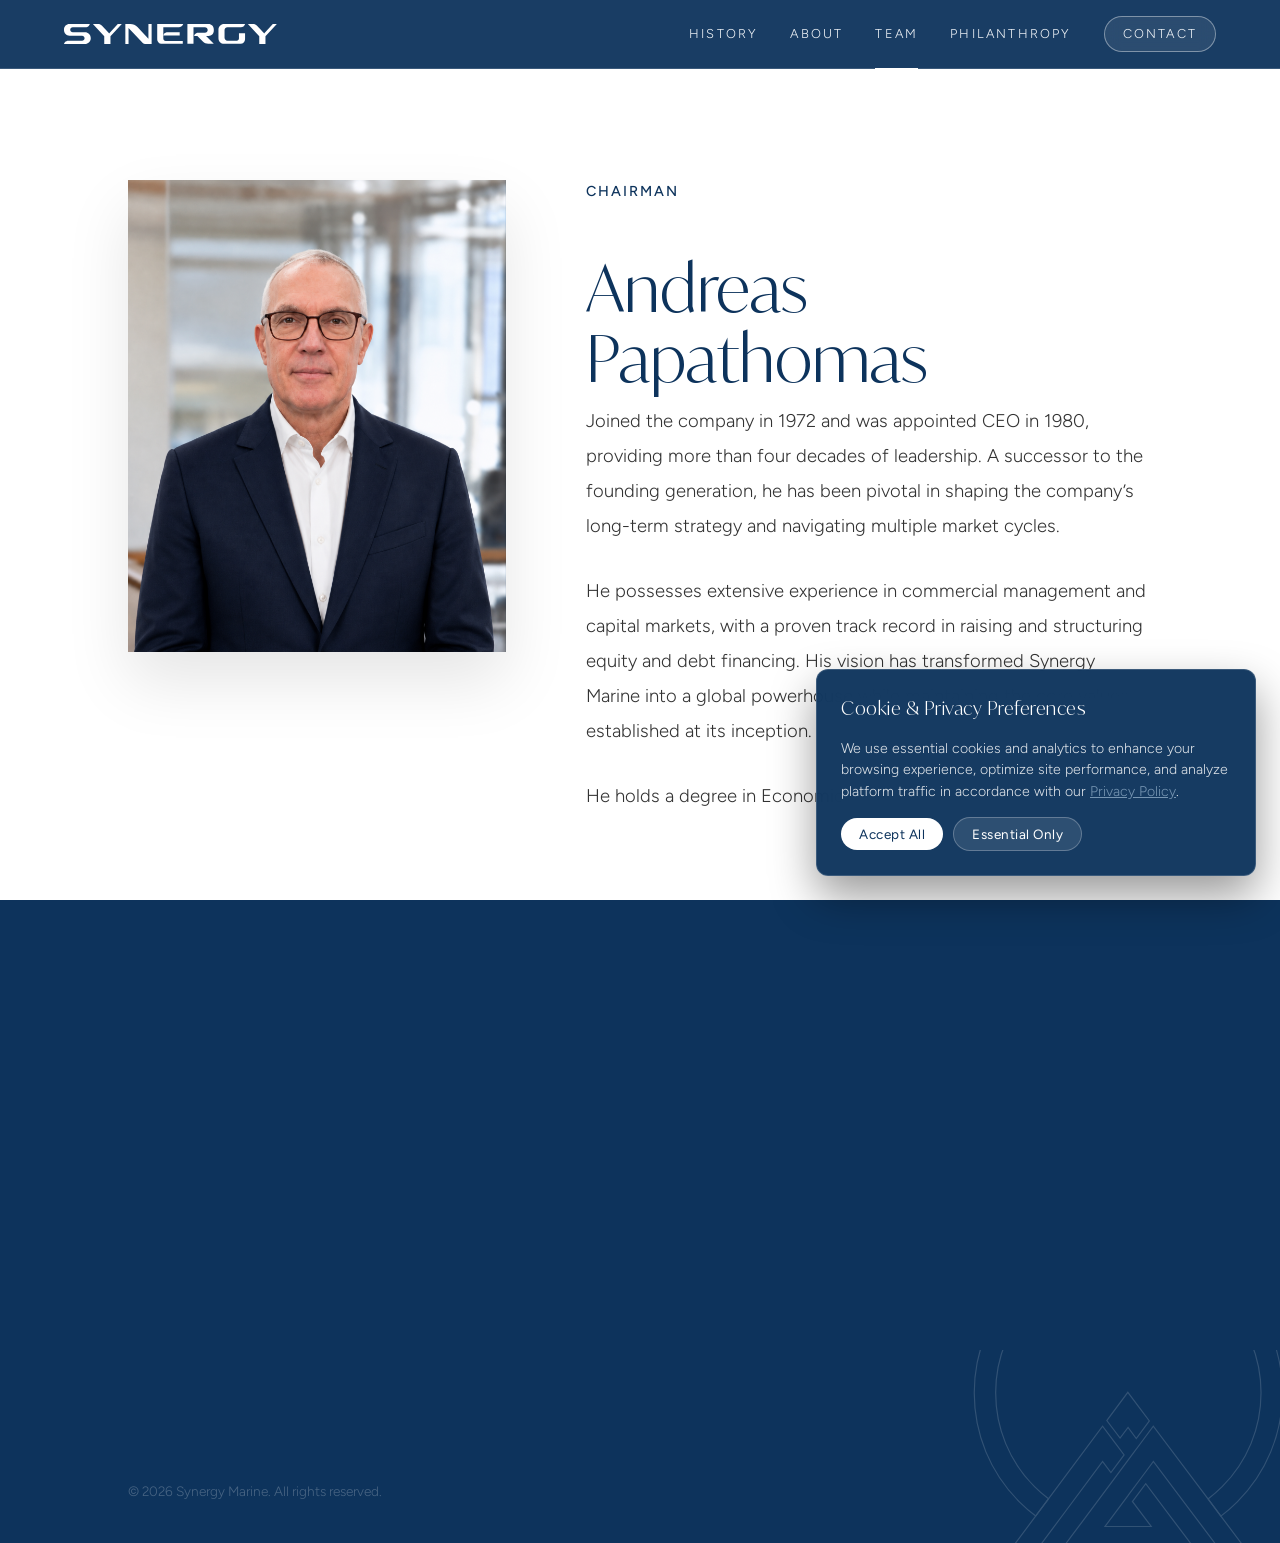
<file: team/andreas-papathomas.html>
<!DOCTYPE html>
<html lang="en">
<head>
    <meta charset="UTF-8">
    <meta name="viewport" content="width=device-width, initial-scale=1.0">
    <title>Andreas Papathomas | Synergy Marine</title>
    <link rel="stylesheet" href="../style.css?v=20260928_v20">
    <style>
        .bio-section {
            padding: 180px 10% 120px;
            background: #FFFFFF;
        }

        .bio-grid {
            display: grid;
            grid-template-columns: 0.8fr 1.2fr;
            gap: 80px;
            align-items: start;
        }

        .bio-image-wrapper {
            position: sticky;
            top: 150px;
            aspect-ratio: 4/5;
            overflow: hidden;
            box-shadow: 0 30px 60px rgba(0,0,0,0.1);
            background: linear-gradient(110deg, #0d335c 8%, #1b4977 22%, #0d335c 36%);
            background-size: 200% 100%;
            animation: bioImgShimmer 2s linear infinite;
        }

        @keyframes bioImgShimmer {
            0% { background-position: 200% 0; }
            100% { background-position: -200% 0; }
        }

        .bio-image-wrapper img {
            width: 100%;
            height: 100%;
            object-fit: cover;
            opacity: 0;
            transform: scale(1.1);
            filter: blur(4px);
            transition: opacity 1.2s cubic-bezier(0.16, 1, 0.3, 1) 0.3s,
                        transform 1.4s cubic-bezier(0.16, 1, 0.3, 1) 0.3s,
                        filter 1s cubic-bezier(0.16, 1, 0.3, 1);
            will-change: opacity, transform, filter;
        }

        .bio-image-wrapper.active img,
        body.loaded .bio-image-wrapper.reveal.active img,
        body.loaded .bio-image-wrapper img {
            opacity: 1;
            transform: scale(1);
            filter: blur(0);
        }

        .bio-content h1 {
            font-family: 'IvyMode', serif;
            font-size: 4rem;
            color: var(--primary);
            margin-bottom: 10px;
            font-weight: 300;
            line-height: 1.1;
        }

        .bio-role {
            font-size: 0.9rem;
            letter-spacing: 2px;
            text-transform: uppercase;
            color: var(--primary);
            font-weight: 700;
            margin-bottom: 50px;
            display: block;
        }

        .bio-text {
            font-size: 1.15rem;
            line-height: 1.9;
            color: #333;
            font-weight: 300;
        }

        .bio-text p {
            margin-bottom: 30px;
        }

        .back-link {
            display: inline-flex;
            align-items: center;
            gap: 15px;
            text-decoration: none;
            color: var(--primary);
            font-weight: 600;
            margin-top: 60px;
            font-size: 0.9rem;
            text-transform: uppercase;
            letter-spacing: 1px;
            transition: gap 0.3s ease;
        }

        .back-link:hover {
            gap: 25px;
        }

        @media (max-width: 968px) {
            .bio-grid {
                grid-template-columns: 1fr;
                gap: 50px;
            }
            .bio-image-wrapper {
                position: static;
                max-width: 500px;
            }
            .bio-content h1 {
                font-size: 3rem;
            }
        }
    </style>
</head>
<body class="loading"> <div id="preloader"> <div class="preloader-gate-top"></div> <div class="preloader-gate-bottom"></div> <div class="preloader-content">
<svg class="synergy-text-logo" id="Layer_2" data-name="Layer 2" xmlns="http://www.w3.org/2000/svg" viewBox="0 0 612.01 57.51">
  <path fill="#fff" d="M76.96,40.73h0c0,9.27-7.51,16.78-16.77,16.78H0c0-2.13,3.96-9.48,12.92-9.48h38.91c4.02,0,7.29-3.27,7.29-7.29,0-2.01-.82-3.83-2.14-5.15-1.32-1.32-3.14-2.14-5.15-2.14H15.56c-8.59,0-15.56-6.97-15.56-15.56v-2.33C0,6.97,6.97,0,15.56,0h58.58c0,2.08-3.28,9.48-12.98,9.48H25.09c-4,0-7.24,3.24-7.24,7.24h0c0,4,3.24,7.24,7.24,7.24h35.1c9.26,0,16.77,7.51,16.77,16.77Z"/>
  <path fill="#fff" d="M166.27,0l-32.67,35.23v22.28h-17.87v-22.28L83.06,0h14.78c4.34,0,8.48,1.81,11.43,4.99l19.68,21.22.72.78L154.7,0h11.57Z"/>
  <path fill="#fff" d="M612.01,0l-32.67,35.23v22.28h-17.87v-22.28L528.8,0h14.78c4.34,0,8.48,1.81,11.43,4.99l19.68,21.22.72.78,25.03-26.99h11.57Z"/>
  <path fill="#fff" d="M251.98,0v57.51h-18.64c-2.56,0-5.01-1.06-6.78-2.92l-40.96-43.3v46.22h-9.19V0h14.46c7.7,0,15.06,3.17,20.35,8.76l31.56,33.36V0h9.19Z"/>
  <path fill="#fff" d="M332.7,32.89v-9.18h-34.68c-9.17,0-12.44,7.46-12.44,9.18h47.12Z"/>
  <path fill="#fff" d="M292.29,48.74h49.32v8.36h-60.09c-7.43,0-13.46-6.03-13.46-13.46V0h74.64c0,1-3.83,9.18-11.86,9.18h-45.26v32.84c0,3.71,3.01,6.71,6.71,6.71Z"/>
  <path fill="#fff" d="M415.83,34.37h-7.29l22.22,22.72h-16.13c-5.77,0-11.3-2.33-15.35-6.46l-15.9-16.26h-8.95c0-.94,1.59-9.18,12.35-9.18h18.46c2.21,0,4.21-.89,5.66-2.35,1.45-1.44,2.34-3.45,2.34-5.66,0-4.42-3.58-8.01-8.01-8.01h-32.85v47.92h-17.52V0h60.96c8.25,0,14.93,6.68,14.93,14.93v4.52c0,8.24-6.68,14.92-14.93,14.92Z"/>
  <path fill="#fff" d="M461.67,17.49v22.12c0,4.59,3.72,8.3,8.3,8.3h26.88c3.47,0,6.28-2.81,6.28-6.28v-14.68h17.52v17.25c0,7.12-5.77,12.89-12.89,12.89h-47.49c-8.9,0-16.11-7.21-16.11-16.11v-24.87c0-8.9,7.21-16.11,16.11-16.11h60.38s-1.69,9.18-11.74,9.18h-38.93c-4.59,0-8.3,3.72-8.3,8.3Z"/>
</svg>
 </div> </div>
    <nav id="navbar" style="background: rgba(13, 51, 92, 0.95);">
        <a href="../index.html" class="logo"><svg style="height: 20px; display: block;" viewBox="0 0 612.01 57.51">
  <path fill="#fff" d="M76.96,40.73h0c0,9.27-7.51,16.78-16.77,16.78H0c0-2.13,3.96-9.48,12.92-9.48h38.91c4.02,0,7.29-3.27,7.29-7.29,0-2.01-.82-3.83-2.14-5.15-1.32-1.32-3.14-2.14-5.15-2.14H15.56c-8.59,0-15.56-6.97-15.56-15.56v-2.33C0,6.97,6.97,0,15.56,0h58.58c0,2.08-3.28,9.48-12.98,9.48H25.09c-4,0-7.24,3.24-7.24,7.24h0c0,4,3.24,7.24,7.24,7.24h35.1c9.26,0,16.77,7.51,16.77,16.77Z"/>
  <path fill="#fff" d="M166.27,0l-32.67,35.23v22.28h-17.87v-22.28L83.06,0h14.78c4.34,0,8.48,1.81,11.43,4.99l19.68,21.22.72.78L154.7,0h11.57Z"/>
  <path fill="#fff" d="M612.01,0l-32.67,35.23v22.28h-17.87v-22.28L528.8,0h14.78c4.34,0,8.48,1.81,11.43,4.99l19.68,21.22.72.78,25.03-26.99h11.57Z"/>
  <path fill="#fff" d="M251.98,0v57.51h-18.64c-2.56,0-5.01-1.06-6.78-2.92l-40.96-43.3v46.22h-9.19V0h14.46c7.7,0,15.06,3.17,20.35,8.76l31.56,33.36V0h9.19Z"/>
  <path fill="#fff" d="M332.7,32.89v-9.18h-34.68c-9.17,0-12.44,7.46-12.44,9.18h47.12Z"/>
  <path fill="#fff" d="M292.29,48.74h49.32v8.36h-60.09c-7.43,0-13.46-6.03-13.46-13.46V0h74.64c0,1-3.83,9.18-11.86,9.18h-45.26v32.84c0,3.71,3.01,6.71,6.71,6.71Z"/>
  <path fill="#fff" d="M415.83,34.37h-7.29l22.22,22.72h-16.13c-5.77,0-11.3-2.33-15.35-6.46l-15.9-16.26h-8.95c0-.94,1.59-9.18,12.35-9.18h18.46c2.21,0,4.21-.89,5.66-2.35,1.45-1.44,2.34-3.45,2.34-5.66,0-4.42-3.58-8.01-8.01-8.01h-32.85v47.92h-17.52V0h60.96c8.25,0,14.93,6.68,14.93,14.93v4.52c0,8.24-6.68,14.92-14.93,14.92Z"/>
  <path fill="#fff" d="M461.67,17.49v22.12c0,4.59,3.72,8.3,8.3,8.3h26.88c3.47,0,6.28-2.81,6.28-6.28v-14.68h17.52v17.25c0,7.12-5.77,12.89-12.89,12.89h-47.49c-8.9,0-16.11-7.21-16.11-16.11v-24.87c0-8.9,7.21-16.11,16.11-16.11h60.38s-1.69,9.18-11.74,9.18h-38.93c-4.59,0-8.3,3.72-8.3,8.3Z"/>
</svg></a>
        <ul class="nav-links">
            <li><a href="../history.html">History</a></li>
            <li><a href="../about.html">About</a></li>
            <li><a href="../team.html" class="active">Team</a></li>
            <li><a href="../philanthropy.html">Philanthropy</a></li>
            <li><a href="../contact.html">Contact</a></li>
        </ul>
        <div id="menu-toggle" class="menu-toggle" aria-label="Toggle menu">
            <div class="bar"></div>
            <div class="bar"></div>
            <div class="bar"></div>
        </div>
    </nav>

    <!-- Off-Screen Navigation Menu (Thoma Bravo Style) -->
    <div id="nav-overlay" class="off-screen-menu">
        <div class="off-screen-top-bar">
            <a href="../index.html" class="off-screen-logo" aria-label="Synergy Home">
                <svg style="height: 18px; display: block;" viewBox="0 0 612.01 57.51">
                <path fill="#0d2238" d="M76.96,40.73h0c0,9.27-7.51,16.78-16.77,16.78H0c0-2.13,3.96-9.48,12.92-9.48h38.91c4.02,0,7.29-3.27,7.29-7.29,0-2.01-.82-3.83-2.14-5.15-1.32-1.32-3.14-2.14-5.15-2.14H15.56c-8.59,0-15.56-6.97-15.56-15.56v-2.33C0,6.97,6.97,0,15.56,0h58.58c0,2.08-3.28,9.48-12.98,9.48H25.09c-4,0-7.24,3.24-7.24,7.24h0c0,4,3.24,7.24,7.24,7.24h35.1c9.26,0,16.77,7.51,16.77,16.77Z"/>
                <path fill="#0d2238" d="M166.27,0l-32.67,35.23v22.28h-17.87v-22.28L83.06,0h14.78c4.34,0,8.48,1.81,11.43,4.99l19.68,21.22.72.78L154.7,0h11.57Z"/>
                <path fill="#0d2238" d="M612.01,0l-32.67,35.23v22.28h-17.87v-22.28L528.8,0h14.78c4.34,0,8.48,1.81,11.43,4.99l19.68,21.22.72.78,25.03-26.99h11.57Z"/>
                <path fill="#0d2238" d="M251.98,0v57.51h-18.64c-2.56,0-5.01-1.06-6.78-2.92l-40.96-43.3v46.22h-9.19V0h14.46c7.7,0,15.06,3.17,20.35,8.76l31.56,33.36V0h9.19Z"/>
                <path fill="#0d2238" d="M332.7,32.89v-9.18h-34.68c-9.17,0-12.44,7.46-12.44,9.18h47.12Z"/>
                <path fill="#0d2238" d="M292.29,48.74h49.32v8.36h-60.09c-7.43,0-13.46-6.03-13.46-13.46V0h74.64c0,1-3.83,9.18-11.86,9.18h-45.26v32.84c0,3.71,3.01,6.71,6.71,6.71Z"/>
                <path fill="#0d2238" d="M415.83,34.37h-7.29l22.22,22.72h-16.13c-5.77,0-11.3-2.33-15.35-6.46l-15.9-16.26h-8.95c0-.94,1.59-9.18,12.35-9.18h18.46c2.21,0,4.21-.89,5.66-2.35,1.45-1.44,2.34-3.45,2.34-5.66,0-4.42-3.58-8.01-8.01-8.01h-32.85v47.92h-17.52V0h60.96c8.25,0,14.93,6.68,14.93,14.93v4.52c0,8.24-6.68,14.92-14.93,14.92Z"/>
                <path fill="#0d2238" d="M461.67,17.49v22.12c0,4.59,3.72,8.3,8.3,8.3h26.88c3.47,0,6.28-2.81,6.28-6.28v-14.68h17.52v17.25c0,7.12-5.77,12.89-12.89,12.89h-47.49c-8.9,0-16.11-7.21-16.11-16.11v-24.87c0-8.9,7.21-16.11,16.11-16.11h60.38s-1.69,9.18-11.74,9.18h-38.93c-4.59,0-8.3,3.72-8.3,8.3Z"/>
            </svg>
            </a>
            <button id="menu-close" class="off-screen-close" aria-label="Close menu">
                <svg width="24" height="24" viewBox="0 0 24 24" fill="none" stroke="#0d2238" stroke-width="1.8" stroke-linecap="round" stroke-linejoin="round">
                <line x1="18" y1="6" x2="6" y2="18"></line>
                <line x1="6" y1="6" x2="18" y2="18"></line>
            </svg>
            </button>
        </div>

        <div class="off-screen-nav-container">
            <ul class="off-screen-nav-list">
            <li class="off-screen-nav-item">
                <a href="../index.html" class="off-screen-link">
                    <span>Home</span>
                </a>
            </li>
            <li class="off-screen-nav-item">
                <a href="../history.html" class="off-screen-link">
                    <span>History</span>
                </a>
            </li>
            <li class="off-screen-nav-item">
                <a href="../about.html" class="off-screen-link">
                    <span>About</span>
                </a>
            </li>
            <li class="off-screen-nav-item">
                <a href="../team.html" class="off-screen-link active">
                    <span>Team</span>
                </a>
            </li>
            <li class="off-screen-nav-item">
                <a href="../philanthropy.html" class="off-screen-link">
                    <span>Philanthropy</span>
                </a>
            </li>
            <li class="off-screen-nav-item">
                <a href="../contact.html" class="off-screen-link">
                    <span>Contact</span>
                </a>
            </li>
            </ul>
        </div>

        <!-- Figura Watermark at Bottom -->
        <div class="off-screen-watermark" aria-hidden="true">
            <svg class="off-screen-figura-svg" viewBox="0 0 690.7 595.3">
                <polygon points="378.8 345.9 356.2 376.2 342 357.2 328.2 375.6 305.3 345.2 341.6 296.5 378.8 345.9"/>
                <polygon points="542.7 564 497.1 564 471.7 530.2 449.2 500.3 385.7 415.9 372.2 434.1 364.8 444 342.1 474.5 341.9 474.8 305.5 523.6 302.1 528.1 382 528.1 378.7 523.7 349.5 484.9 349.8 484.6 372.5 454.1 417.5 514 440.7 544.9 455.1 564 230 564 244.2 544.9 267.2 514 319.3 444.1 319.3 444.1 342 413.6 349.4 403.7 363.1 385.3 385.6 355 480.1 480.6 502.3 510.2 542.7 564"/>
                <polygon points="335.2 404.5 312.4 435 298.2 416 298.1 415.9 235.4 500.1 213 530.1 187.8 564 142.3 564 182.4 510.2 204.5 480.5 298 355 320.9 385.5 335.2 404.5"/>
                <path d="M608.5,297.4c0,71.1-27.7,137.9-77.9,188.2-8.9,8.9-18.4,17.2-28.3,24.6l-22.2-29.6c8.5-6.4,16.7-13.5,24.4-21.2,43.3-43.3,67.1-100.8,67.1-162s-23.8-118.7-67.1-162c-43.3-43.3-100.8-67.1-162-67.1s-118.7,23.8-162,67.1c-43.3,43.3-67.1,100.8-67.1,162s23.8,118.7,67.1,162c7.6,7.6,15.7,14.6,24.1,21l-22.1,29.7c-9.9-7.5-19.3-15.6-28.2-24.5-50.3-50.3-77.9-117.1-77.9-188.2s27.7-137.9,77.9-188.2c50.3-50.3,117.1-77.9,188.2-77.9s137.9,27.7,188.2,77.9c50.3,50.3,77.9,117.1,77.9,188.2Z"/>
            </svg>
        </div>
    </div>

    <section class="bio-section">
        <div class="bio-grid">
            <div class="bio-image-wrapper reveal">
                <img src="../assets/images/team pictures/Andreas Papathomas.png?v=2" alt="Andreas Papathomas">
            </div>
            <div class="bio-content reveal">
                <span class="bio-role">Chairman</span>
                <h1>Andreas Papathomas</h1>
                <div class="bio-text">
                    <p>Joined the company in 1972 and was appointed CEO in 1980, providing more than four decades of leadership. A successor to the founding generation, he has been pivotal in shaping the company’s long-term strategy and navigating multiple market cycles.</p>
                    <p>He possesses extensive experience in commercial management and capital markets, with a proven track record in raising and structuring equity and debt financing. His vision has transformed Synergy Marine into a global powerhouse while maintaining the core values established at its inception.</p>
                    <p>He holds a degree in Economics from the University of Cambridge.</p>
                </div>
                <a href="../team.html" class="back-link">
                    <span>←</span> Back to Team
                </a>
            </div>
        </div>
    </section>

    <footer class="reveal" style="position: relative; overflow: hidden; padding: 80px 10% 40px; background: var(--primary); color: white;">
    <svg class="footer-figura" viewBox="0 0 690.7 595.3" style="position: absolute; right: -50px; bottom: -50px; width: 400px; height: 400px; opacity: 0.15; z-index: 0; pointer-events: none;">
  <polygon points="378.8 345.9 356.2 376.2 342 357.2 328.2 375.6 305.3 345.2 341.6 296.5 378.8 345.9"/>
  <polygon points="542.7 564 497.1 564 471.7 530.2 449.2 500.3 385.7 415.9 372.2 434.1 364.8 444 342.1 474.5 341.9 474.8 305.5 523.6 302.1 528.1 382 528.1 378.7 523.7 349.5 484.9 349.8 484.6 372.5 454.1 417.5 514 440.7 544.9 455.1 564 230 564 244.2 544.9 267.2 514 319.3 444.1 319.3 444.1 342 413.6 349.4 403.7 363.1 385.3 385.6 355 480.1 480.6 502.3 510.2 542.7 564"/>
  <polygon points="335.2 404.5 312.4 435 298.2 416 298.1 415.9 235.4 500.1 213 530.1 187.8 564 142.3 564 182.4 510.2 204.5 480.5 298 355 320.9 385.5 335.2 404.5"/>
  <path d="M608.5,297.4c0,71.1-27.7,137.9-77.9,188.2-8.9,8.9-18.4,17.2-28.3,24.6l-22.2-29.6c8.5-6.4,16.7-13.5,24.4-21.2,43.3-43.3,67.1-100.8,67.1-162s-23.8-118.7-67.1-162c-43.3-43.3-100.8-67.1-162-67.1s-118.7,23.8-162,67.1c-43.3,43.3-67.1,100.8-67.1,162s23.8,118.7,67.1,162c7.6,7.6,15.7,14.6,24.1,21l-22.1,29.7c-9.9-7.5-19.3-15.6-28.2-24.5-50.3-50.3-77.9-117.1-77.9-188.2s27.7-137.9,77.9-188.2c50.3-50.3,117.1-77.9,188.2-77.9s137.9,27.7,188.2,77.9c50.3,50.3,77.9,117.1,77.9,188.2Z"/>
</svg>
        <div class="footer-content" style="position: relative; z-index: 1; display: flex; justify-content: space-between; padding-bottom: 60px; flex-wrap: wrap; gap: 60px;">
            <div style="flex: 1; min-width: 300px;">
                <a href="../index.html" style="display: inline-block;">
                    <svg style="height: 30px; display: block;" viewBox="0 0 612.01 57.51">
                      <path fill="#fff" d="M76.96,40.73h0c0,9.27-7.51,16.78-16.77,16.78H0c0-2.13,3.96-9.48,12.92-9.48h38.91c4.02,0,7.29-3.27,7.29-7.29,0-2.01-.82-3.83-2.14-5.15-1.32-1.32-3.14-2.14-5.15-2.14H15.56c-8.59,0-15.56-6.97-15.56-15.56v-2.33C0,6.97,6.97,0,15.56,0h58.58c0,2.08-3.28,9.48-12.98,9.48H25.09c-4,0-7.24,3.24-7.24,7.24h0c0,4,3.24,7.24,7.24,7.24h35.1c9.26,0,16.77,7.51,16.77,16.77Z"/>
                      <path fill="#fff" d="M166.27,0l-32.67,35.23v22.28h-17.87v-22.28L83.06,0h14.78c4.34,0,8.48,1.81,11.43,4.99l19.68,21.22.72.78L154.7,0h11.57Z"/>
                      <path fill="#fff" d="M612.01,0l-32.67,35.23v22.28h-17.87v-22.28L528.8,0h14.78c4.34,0,8.48,1.81,11.43,4.99l19.68,21.22.72.78,25.03-26.99h11.57Z"/>
                      <path fill="#fff" d="M251.98,0v57.51h-18.64c-2.56,0-5.01-1.06-6.78-2.92l-40.96-43.3v46.22h-9.19V0h14.46c7.7,0,15.06,3.17,20.35,8.76l31.56,33.36V0h9.19Z"/>
                      <path fill="#fff" d="M332.7,32.89v-9.18h-34.68c-9.17,0-12.44,7.46-12.44,9.18h47.12Z"/>
                      <path fill="#fff" d="M292.29,48.74h49.32v8.36h-60.09c-7.43,0-13.46-6.03-13.46-13.46V0h74.64c0,1-3.83,9.18-11.86,9.18h-45.26v32.84c0,3.71,3.01,6.71,6.71,6.71Z"/>
                      <path fill="#fff" d="M415.83,34.37h-7.29l22.22,22.72h-16.13c-5.77,0-11.3-2.33-15.35-6.46l-15.9-16.26h-8.95c0-.94,1.59-9.18,12.35-9.18h18.46c2.21,0,4.21-.89,5.66-2.35,1.45-1.44,2.34-3.45,2.34-5.66,0-4.42-3.58-8.01-8.01-8.01h-32.85v47.92h-17.52V0h60.96c8.25,0,14.93,6.68,14.93,14.93v4.52c0,8.24-6.68,14.92-14.93,14.92Z"/>
                      <path fill="#fff" d="M461.67,17.49v22.12c0,4.59,3.72,8.3,8.3,8.3h26.88c3.47,0,6.28-2.81,6.28-6.28v-14.68h17.52v17.25c0,7.12-5.77,12.89-12.89,12.89h-47.49c-8.9,0-16.11-7.21-16.11-16.11v-24.87c0-8.9,7.21-16.11,16.11-16.11h60.38s-1.69,9.18-11.74,9.18h-38.93c-4.59,0-8.3,3.72-8.3,8.3Z"/>
                    </svg>
                </a>
            </div>
            
            <div style="display: flex; gap: 80px; flex-wrap: wrap;">
                <div>
                    <h4 style="font-family: 'IvyMode'; font-size: 0.85rem; text-transform: uppercase; letter-spacing: 3px; color: var(--accent); margin-bottom: 25px;">Explore</h4>
                    <ul style="list-style: none; padding: 0; margin: 0; display: flex; flex-direction: column; gap: 15px;">
                        <li><a href="../about.html" style="color: white; text-decoration: none; opacity: 0.6; transition: opacity 0.3s; font-size: 1.05rem; font-weight: 300;" onmouseover="this.style.opacity='1'" onmouseout="this.style.opacity='0.6'">About Us</a></li>
                        <li><a href="../history.html" style="color: white; text-decoration: none; opacity: 0.6; transition: opacity 0.3s; font-size: 1.05rem; font-weight: 300;" onmouseover="this.style.opacity='1'" onmouseout="this.style.opacity='0.6'">Our History</a></li>
                        <li><a href="../team.html" style="color: white; text-decoration: none; opacity: 0.6; transition: opacity 0.3s; font-size: 1.05rem; font-weight: 300;" onmouseover="this.style.opacity='1'" onmouseout="this.style.opacity='0.6'">Our Team</a></li>
                    </ul>
                </div>
                
                <div>
                    <h4 style="font-family: 'IvyMode'; font-size: 0.85rem; text-transform: uppercase; letter-spacing: 3px; color: var(--accent); margin-bottom: 25px;">Contact</h4>
                    <div style="display: flex; flex-direction: column; gap: 15px; opacity: 0.6; font-size: 1.05rem; font-weight: 300;">
                        <p>info@synergy-marine.ch</p>
                        <p>+357 9949 4770</p>
                        <p>16, Leandrou Street, 2328 Nicosia</p>
                        <div style="margin-top: 15px;">
                            <a href="../contact.html" style="color: white; text-decoration: none; padding-bottom: 5px; border-bottom: 1px solid rgba(118, 149, 178, 0.5); transition: border-color 0.3s, opacity 0.3s;" onmouseover="this.style.opacity='1'; this.style.borderColor='var(--accent)';" onmouseout="this.style.opacity='1'; this.style.borderColor='rgba(118, 149, 178, 0.5)';">Get in touch</a>
                        </div>
                    </div>
                </div>
            </div>
        </div><div class="footer-bottom" style="display: flex; justify-content: space-between; align-items: center; padding-top: 40px; font-size: 0.85rem; opacity: 0.6;">
            <p>&copy; 2026 Synergy Marine. All rights reserved.</p>
        </div>
    </footer>

    <script src="../main.js?v=20260928_v13"></script>
</body>
</html>
</file>
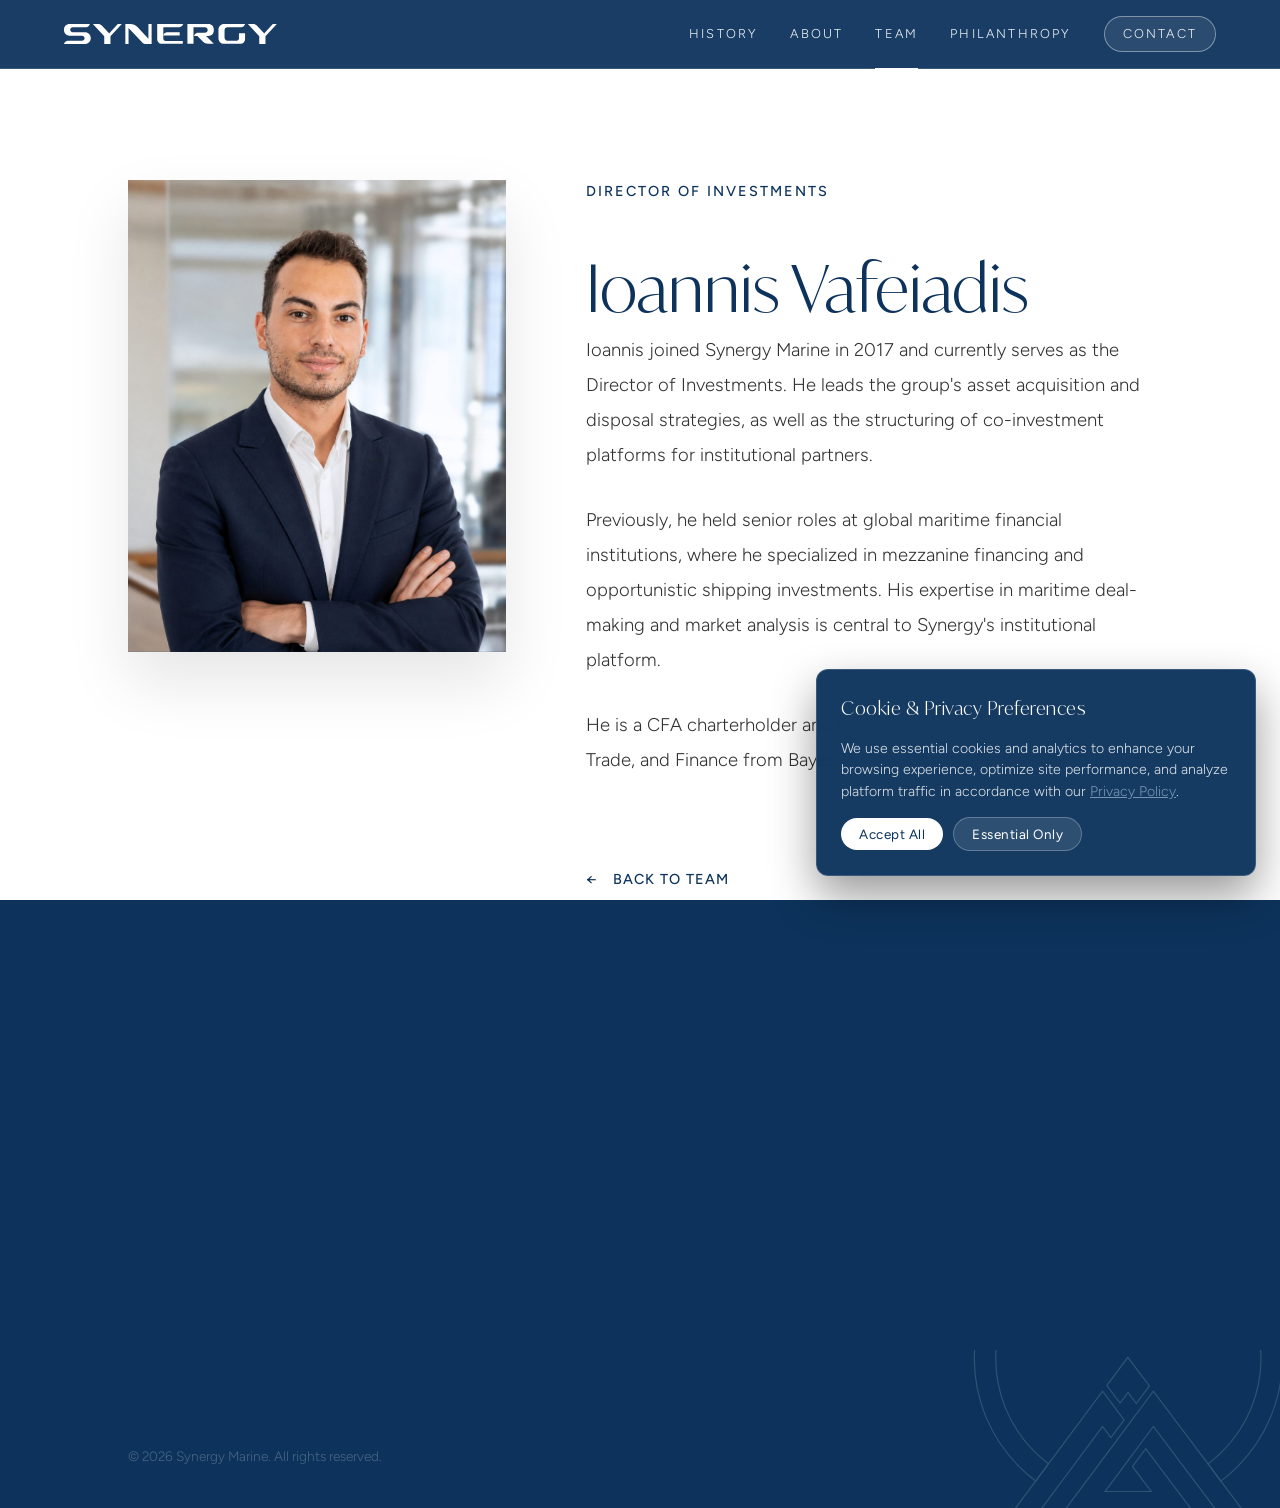
<file: team/ioannis-vafeiadis.html>
<!DOCTYPE html>
<html lang="en">
<head>
    <meta charset="UTF-8">
    <meta name="viewport" content="width=device-width, initial-scale=1.0">
    <title>Ioannis Vafeiadis | Synergy Marine</title>
    <link rel="stylesheet" href="../style.css?v=20260928_v20">
    <style>
        .bio-section {
            padding: 180px 10% 120px;
            background: #FFFFFF;
        }

        .bio-grid {
            display: grid;
            grid-template-columns: 0.8fr 1.2fr;
            gap: 80px;
            align-items: start;
        }

        .bio-image-wrapper {
            position: sticky;
            top: 150px;
            aspect-ratio: 4/5;
            overflow: hidden;
            box-shadow: 0 30px 60px rgba(0,0,0,0.1);
            background: linear-gradient(110deg, #0d335c 8%, #1b4977 22%, #0d335c 36%);
            background-size: 200% 100%;
            animation: bioImgShimmer 2s linear infinite;
        }

        @keyframes bioImgShimmer {
            0% { background-position: 200% 0; }
            100% { background-position: -200% 0; }
        }

        .bio-image-wrapper img {
            width: 100%;
            height: 100%;
            object-fit: cover;
            opacity: 0;
            transform: scale(1.1);
            filter: blur(4px);
            transition: opacity 1.2s cubic-bezier(0.16, 1, 0.3, 1) 0.3s,
                        transform 1.4s cubic-bezier(0.16, 1, 0.3, 1) 0.3s,
                        filter 1s cubic-bezier(0.16, 1, 0.3, 1);
            will-change: opacity, transform, filter;
        }

        .bio-image-wrapper.active img,
        body.loaded .bio-image-wrapper.reveal.active img,
        body.loaded .bio-image-wrapper img {
            opacity: 1;
            transform: scale(1);
            filter: blur(0);
        }

        .bio-content h1 {
            font-family: 'IvyMode', serif;
            font-size: 4rem;
            color: var(--primary);
            margin-bottom: 10px;
            font-weight: 300;
            line-height: 1.1;
        }

        .bio-role {
            font-size: 0.9rem;
            letter-spacing: 2px;
            text-transform: uppercase;
            color: var(--primary);
            font-weight: 700;
            margin-bottom: 50px;
            display: block;
        }

        .bio-text {
            font-size: 1.15rem;
            line-height: 1.9;
            color: #333;
            font-weight: 300;
        }

        .bio-text p {
            margin-bottom: 30px;
        }

        .back-link {
            display: inline-flex;
            align-items: center;
            gap: 15px;
            text-decoration: none;
            color: var(--primary);
            font-weight: 600;
            margin-top: 60px;
            font-size: 0.9rem;
            text-transform: uppercase;
            letter-spacing: 1px;
            transition: gap 0.3s ease;
        }

        .back-link:hover {
            gap: 25px;
        }

        @media (max-width: 968px) {
            .bio-grid {
                grid-template-columns: 1fr;
                gap: 50px;
            }
            .bio-image-wrapper {
                position: static;
                max-width: 500px;
            }
            .bio-content h1 {
                font-size: 3rem;
            }
        }
    </style>
</head>
<body class="loading"> <div id="preloader"> <div class="preloader-gate-top"></div> <div class="preloader-gate-bottom"></div> <div class="preloader-content">
<svg class="synergy-text-logo" id="Layer_2" data-name="Layer 2" xmlns="http://www.w3.org/2000/svg" viewBox="0 0 612.01 57.51">
  <path fill="#fff" d="M76.96,40.73h0c0,9.27-7.51,16.78-16.77,16.78H0c0-2.13,3.96-9.48,12.92-9.48h38.91c4.02,0,7.29-3.27,7.29-7.29,0-2.01-.82-3.83-2.14-5.15-1.32-1.32-3.14-2.14-5.15-2.14H15.56c-8.59,0-15.56-6.97-15.56-15.56v-2.33C0,6.97,6.97,0,15.56,0h58.58c0,2.08-3.28,9.48-12.98,9.48H25.09c-4,0-7.24,3.24-7.24,7.24h0c0,4,3.24,7.24,7.24,7.24h35.1c9.26,0,16.77,7.51,16.77,16.77Z"/>
  <path fill="#fff" d="M166.27,0l-32.67,35.23v22.28h-17.87v-22.28L83.06,0h14.78c4.34,0,8.48,1.81,11.43,4.99l19.68,21.22.72.78L154.7,0h11.57Z"/>
  <path fill="#fff" d="M612.01,0l-32.67,35.23v22.28h-17.87v-22.28L528.8,0h14.78c4.34,0,8.48,1.81,11.43,4.99l19.68,21.22.72.78,25.03-26.99h11.57Z"/>
  <path fill="#fff" d="M251.98,0v57.51h-18.64c-2.56,0-5.01-1.06-6.78-2.92l-40.96-43.3v46.22h-9.19V0h14.46c7.7,0,15.06,3.17,20.35,8.76l31.56,33.36V0h9.19Z"/>
  <path fill="#fff" d="M332.7,32.89v-9.18h-34.68c-9.17,0-12.44,7.46-12.44,9.18h47.12Z"/>
  <path fill="#fff" d="M292.29,48.74h49.32v8.36h-60.09c-7.43,0-13.46-6.03-13.46-13.46V0h74.64c0,1-3.83,9.18-11.86,9.18h-45.26v32.84c0,3.71,3.01,6.71,6.71,6.71Z"/>
  <path fill="#fff" d="M415.83,34.37h-7.29l22.22,22.72h-16.13c-5.77,0-11.3-2.33-15.35-6.46l-15.9-16.26h-8.95c0-.94,1.59-9.18,12.35-9.18h18.46c2.21,0,4.21-.89,5.66-2.35,1.45-1.44,2.34-3.45,2.34-5.66,0-4.42-3.58-8.01-8.01-8.01h-32.85v47.92h-17.52V0h60.96c8.25,0,14.93,6.68,14.93,14.93v4.52c0,8.24-6.68,14.92-14.93,14.92Z"/>
  <path fill="#fff" d="M461.67,17.49v22.12c0,4.59,3.72,8.3,8.3,8.3h26.88c3.47,0,6.28-2.81,6.28-6.28v-14.68h17.52v17.25c0,7.12-5.77,12.89-12.89,12.89h-47.49c-8.9,0-16.11-7.21-16.11-16.11v-24.87c0-8.9,7.21-16.11,16.11-16.11h60.38s-1.69,9.18-11.74,9.18h-38.93c-4.59,0-8.3,3.72-8.3,8.3Z"/>
</svg>
 </div> </div>
    <nav id="navbar" style="background: rgba(13, 51, 92, 0.95);">
        <a href="../index.html" class="logo"><svg style="height: 20px; display: block;" viewBox="0 0 612.01 57.51">
  <path fill="#fff" d="M76.96,40.73h0c0,9.27-7.51,16.78-16.77,16.78H0c0-2.13,3.96-9.48,12.92-9.48h38.91c4.02,0,7.29-3.27,7.29-7.29,0-2.01-.82-3.83-2.14-5.15-1.32-1.32-3.14-2.14-5.15-2.14H15.56c-8.59,0-15.56-6.97-15.56-15.56v-2.33C0,6.97,6.97,0,15.56,0h58.58c0,2.08-3.28,9.48-12.98,9.48H25.09c-4,0-7.24,3.24-7.24,7.24h0c0,4,3.24,7.24,7.24,7.24h35.1c9.26,0,16.77,7.51,16.77,16.77Z"/>
  <path fill="#fff" d="M166.27,0l-32.67,35.23v22.28h-17.87v-22.28L83.06,0h14.78c4.34,0,8.48,1.81,11.43,4.99l19.68,21.22.72.78L154.7,0h11.57Z"/>
  <path fill="#fff" d="M612.01,0l-32.67,35.23v22.28h-17.87v-22.28L528.8,0h14.78c4.34,0,8.48,1.81,11.43,4.99l19.68,21.22.72.78,25.03-26.99h11.57Z"/>
  <path fill="#fff" d="M251.98,0v57.51h-18.64c-2.56,0-5.01-1.06-6.78-2.92l-40.96-43.3v46.22h-9.19V0h14.46c7.7,0,15.06,3.17,20.35,8.76l31.56,33.36V0h9.19Z"/>
  <path fill="#fff" d="M332.7,32.89v-9.18h-34.68c-9.17,0-12.44,7.46-12.44,9.18h47.12Z"/>
  <path fill="#fff" d="M292.29,48.74h49.32v8.36h-60.09c-7.43,0-13.46-6.03-13.46-13.46V0h74.64c0,1-3.83,9.18-11.86,9.18h-45.26v32.84c0,3.71,3.01,6.71,6.71,6.71Z"/>
  <path fill="#fff" d="M415.83,34.37h-7.29l22.22,22.72h-16.13c-5.77,0-11.3-2.33-15.35-6.46l-15.9-16.26h-8.95c0-.94,1.59-9.18,12.35-9.18h18.46c2.21,0,4.21-.89,5.66-2.35,1.45-1.44,2.34-3.45,2.34-5.66,0-4.42-3.58-8.01-8.01-8.01h-32.85v47.92h-17.52V0h60.96c8.25,0,14.93,6.68,14.93,14.93v4.52c0,8.24-6.68,14.92-14.93,14.92Z"/>
  <path fill="#fff" d="M461.67,17.49v22.12c0,4.59,3.72,8.3,8.3,8.3h26.88c3.47,0,6.28-2.81,6.28-6.28v-14.68h17.52v17.25c0,7.12-5.77,12.89-12.89,12.89h-47.49c-8.9,0-16.11-7.21-16.11-16.11v-24.87c0-8.9,7.21-16.11,16.11-16.11h60.38s-1.69,9.18-11.74,9.18h-38.93c-4.59,0-8.3,3.72-8.3,8.3Z"/>
</svg></a>
        <ul class="nav-links">
            <li><a href="../history.html">History</a></li>
            <li><a href="../about.html">About</a></li>
            <li><a href="../team.html" class="active">Team</a></li>
            <li><a href="../philanthropy.html">Philanthropy</a></li>
            <li><a href="../contact.html">Contact</a></li>
        </ul>
        <div id="menu-toggle" class="menu-toggle" aria-label="Toggle menu">
            <div class="bar"></div>
            <div class="bar"></div>
            <div class="bar"></div>
        </div>
    </nav>

    <!-- Off-Screen Navigation Menu (Thoma Bravo Style) -->
    <div id="nav-overlay" class="off-screen-menu">
        <div class="off-screen-top-bar">
            <a href="../index.html" class="off-screen-logo" aria-label="Synergy Home">
                <svg style="height: 18px; display: block;" viewBox="0 0 612.01 57.51">
                <path fill="#0d2238" d="M76.96,40.73h0c0,9.27-7.51,16.78-16.77,16.78H0c0-2.13,3.96-9.48,12.92-9.48h38.91c4.02,0,7.29-3.27,7.29-7.29,0-2.01-.82-3.83-2.14-5.15-1.32-1.32-3.14-2.14-5.15-2.14H15.56c-8.59,0-15.56-6.97-15.56-15.56v-2.33C0,6.97,6.97,0,15.56,0h58.58c0,2.08-3.28,9.48-12.98,9.48H25.09c-4,0-7.24,3.24-7.24,7.24h0c0,4,3.24,7.24,7.24,7.24h35.1c9.26,0,16.77,7.51,16.77,16.77Z"/>
                <path fill="#0d2238" d="M166.27,0l-32.67,35.23v22.28h-17.87v-22.28L83.06,0h14.78c4.34,0,8.48,1.81,11.43,4.99l19.68,21.22.72.78L154.7,0h11.57Z"/>
                <path fill="#0d2238" d="M612.01,0l-32.67,35.23v22.28h-17.87v-22.28L528.8,0h14.78c4.34,0,8.48,1.81,11.43,4.99l19.68,21.22.72.78,25.03-26.99h11.57Z"/>
                <path fill="#0d2238" d="M251.98,0v57.51h-18.64c-2.56,0-5.01-1.06-6.78-2.92l-40.96-43.3v46.22h-9.19V0h14.46c7.7,0,15.06,3.17,20.35,8.76l31.56,33.36V0h9.19Z"/>
                <path fill="#0d2238" d="M332.7,32.89v-9.18h-34.68c-9.17,0-12.44,7.46-12.44,9.18h47.12Z"/>
                <path fill="#0d2238" d="M292.29,48.74h49.32v8.36h-60.09c-7.43,0-13.46-6.03-13.46-13.46V0h74.64c0,1-3.83,9.18-11.86,9.18h-45.26v32.84c0,3.71,3.01,6.71,6.71,6.71Z"/>
                <path fill="#0d2238" d="M415.83,34.37h-7.29l22.22,22.72h-16.13c-5.77,0-11.3-2.33-15.35-6.46l-15.9-16.26h-8.95c0-.94,1.59-9.18,12.35-9.18h18.46c2.21,0,4.21-.89,5.66-2.35,1.45-1.44,2.34-3.45,2.34-5.66,0-4.42-3.58-8.01-8.01-8.01h-32.85v47.92h-17.52V0h60.96c8.25,0,14.93,6.68,14.93,14.93v4.52c0,8.24-6.68,14.92-14.93,14.92Z"/>
                <path fill="#0d2238" d="M461.67,17.49v22.12c0,4.59,3.72,8.3,8.3,8.3h26.88c3.47,0,6.28-2.81,6.28-6.28v-14.68h17.52v17.25c0,7.12-5.77,12.89-12.89,12.89h-47.49c-8.9,0-16.11-7.21-16.11-16.11v-24.87c0-8.9,7.21-16.11,16.11-16.11h60.38s-1.69,9.18-11.74,9.18h-38.93c-4.59,0-8.3,3.72-8.3,8.3Z"/>
            </svg>
            </a>
            <button id="menu-close" class="off-screen-close" aria-label="Close menu">
                <svg width="24" height="24" viewBox="0 0 24 24" fill="none" stroke="#0d2238" stroke-width="1.8" stroke-linecap="round" stroke-linejoin="round">
                <line x1="18" y1="6" x2="6" y2="18"></line>
                <line x1="6" y1="6" x2="18" y2="18"></line>
            </svg>
            </button>
        </div>

        <div class="off-screen-nav-container">
            <ul class="off-screen-nav-list">
            <li class="off-screen-nav-item">
                <a href="../index.html" class="off-screen-link">
                    <span>Home</span>
                </a>
            </li>
            <li class="off-screen-nav-item">
                <a href="../history.html" class="off-screen-link">
                    <span>History</span>
                </a>
            </li>
            <li class="off-screen-nav-item">
                <a href="../about.html" class="off-screen-link">
                    <span>About</span>
                </a>
            </li>
            <li class="off-screen-nav-item">
                <a href="../team.html" class="off-screen-link active">
                    <span>Team</span>
                </a>
            </li>
            <li class="off-screen-nav-item">
                <a href="../philanthropy.html" class="off-screen-link">
                    <span>Philanthropy</span>
                </a>
            </li>
            <li class="off-screen-nav-item">
                <a href="../contact.html" class="off-screen-link">
                    <span>Contact</span>
                </a>
            </li>
            </ul>
        </div>

        <!-- Figura Watermark at Bottom -->
        <div class="off-screen-watermark" aria-hidden="true">
            <svg class="off-screen-figura-svg" viewBox="0 0 690.7 595.3">
                <polygon points="378.8 345.9 356.2 376.2 342 357.2 328.2 375.6 305.3 345.2 341.6 296.5 378.8 345.9"/>
                <polygon points="542.7 564 497.1 564 471.7 530.2 449.2 500.3 385.7 415.9 372.2 434.1 364.8 444 342.1 474.5 341.9 474.8 305.5 523.6 302.1 528.1 382 528.1 378.7 523.7 349.5 484.9 349.8 484.6 372.5 454.1 417.5 514 440.7 544.9 455.1 564 230 564 244.2 544.9 267.2 514 319.3 444.1 319.3 444.1 342 413.6 349.4 403.7 363.1 385.3 385.6 355 480.1 480.6 502.3 510.2 542.7 564"/>
                <polygon points="335.2 404.5 312.4 435 298.2 416 298.1 415.9 235.4 500.1 213 530.1 187.8 564 142.3 564 182.4 510.2 204.5 480.5 298 355 320.9 385.5 335.2 404.5"/>
                <path d="M608.5,297.4c0,71.1-27.7,137.9-77.9,188.2-8.9,8.9-18.4,17.2-28.3,24.6l-22.2-29.6c8.5-6.4,16.7-13.5,24.4-21.2,43.3-43.3,67.1-100.8,67.1-162s-23.8-118.7-67.1-162c-43.3-43.3-100.8-67.1-162-67.1s-118.7,23.8-162,67.1c-43.3,43.3-67.1,100.8-67.1,162s23.8,118.7,67.1,162c7.6,7.6,15.7,14.6,24.1,21l-22.1,29.7c-9.9-7.5-19.3-15.6-28.2-24.5-50.3-50.3-77.9-117.1-77.9-188.2s27.7-137.9,77.9-188.2c50.3-50.3,117.1-77.9,188.2-77.9s137.9,27.7,188.2,77.9c50.3,50.3,77.9,117.1,77.9,188.2Z"/>
            </svg>
        </div>
    </div>

    <section class="bio-section">
        <div class="bio-grid">
            <div class="bio-image-wrapper reveal">
                <img src="../assets/images/team pictures/Ioannis Vafeiadis.png?v=2" alt="Ioannis Vafeiadis">
            </div>
            <div class="bio-content reveal">
                <span class="bio-role">Director of Investments</span>
                <h1>Ioannis Vafeiadis</h1>
                <div class="bio-text">
                    <p>Ioannis joined Synergy Marine in 2017 and currently serves as the Director of Investments. He leads the group's asset acquisition and disposal strategies, as well as the structuring of co-investment platforms for institutional partners.</p>
                    <p>Previously, he held senior roles at global maritime financial institutions, where he specialized in mezzanine financing and opportunistic shipping investments. His expertise in maritime deal-making and market analysis is central to Synergy's institutional platform.</p>
                    <p>He is a CFA charterholder and holds a Master's degree in Shipping, Trade, and Finance from Bayes Business School, London.</p>
                </div>
                <a href="../team.html" class="back-link">
                    <span>←</span> Back to Team
                </a>
            </div>
        </div>
    </section>

    <footer class="reveal" style="position: relative; overflow: hidden; padding: 80px 10% 40px; background: var(--primary); color: white;">
    <svg class="footer-figura" viewBox="0 0 690.7 595.3" style="position: absolute; right: -50px; bottom: -50px; width: 400px; height: 400px; opacity: 0.15; z-index: 0; pointer-events: none;">
  <polygon points="378.8 345.9 356.2 376.2 342 357.2 328.2 375.6 305.3 345.2 341.6 296.5 378.8 345.9"/>
  <polygon points="542.7 564 497.1 564 471.7 530.2 449.2 500.3 385.7 415.9 372.2 434.1 364.8 444 342.1 474.5 341.9 474.8 305.5 523.6 302.1 528.1 382 528.1 378.7 523.7 349.5 484.9 349.8 484.6 372.5 454.1 417.5 514 440.7 544.9 455.1 564 230 564 244.2 544.9 267.2 514 319.3 444.1 319.3 444.1 342 413.6 349.4 403.7 363.1 385.3 385.6 355 480.1 480.6 502.3 510.2 542.7 564"/>
  <polygon points="335.2 404.5 312.4 435 298.2 416 298.1 415.9 235.4 500.1 213 530.1 187.8 564 142.3 564 182.4 510.2 204.5 480.5 298 355 320.9 385.5 335.2 404.5"/>
  <path d="M608.5,297.4c0,71.1-27.7,137.9-77.9,188.2-8.9,8.9-18.4,17.2-28.3,24.6l-22.2-29.6c8.5-6.4,16.7-13.5,24.4-21.2,43.3-43.3,67.1-100.8,67.1-162s-23.8-118.7-67.1-162c-43.3-43.3-100.8-67.1-162-67.1s-118.7,23.8-162,67.1c-43.3,43.3-67.1,100.8-67.1,162s23.8,118.7,67.1,162c7.6,7.6,15.7,14.6,24.1,21l-22.1,29.7c-9.9-7.5-19.3-15.6-28.2-24.5-50.3-50.3-77.9-117.1-77.9-188.2s27.7-137.9,77.9-188.2c50.3-50.3,117.1-77.9,188.2-77.9s137.9,27.7,188.2,77.9c50.3,50.3,77.9,117.1,77.9,188.2Z"/>
</svg>
        <div class="footer-content" style="position: relative; z-index: 1; display: flex; justify-content: space-between; padding-bottom: 60px; flex-wrap: wrap; gap: 60px;">
            <div style="flex: 1; min-width: 300px;">
                <a href="../index.html" style="display: inline-block;">
                    <svg style="height: 30px; display: block;" viewBox="0 0 612.01 57.51">
                      <path fill="#fff" d="M76.96,40.73h0c0,9.27-7.51,16.78-16.77,16.78H0c0-2.13,3.96-9.48,12.92-9.48h38.91c4.02,0,7.29-3.27,7.29-7.29,0-2.01-.82-3.83-2.14-5.15-1.32-1.32-3.14-2.14-5.15-2.14H15.56c-8.59,0-15.56-6.97-15.56-15.56v-2.33C0,6.97,6.97,0,15.56,0h58.58c0,2.08-3.28,9.48-12.98,9.48H25.09c-4,0-7.24,3.24-7.24,7.24h0c0,4,3.24,7.24,7.24,7.24h35.1c9.26,0,16.77,7.51,16.77,16.77Z"/>
                      <path fill="#fff" d="M166.27,0l-32.67,35.23v22.28h-17.87v-22.28L83.06,0h14.78c4.34,0,8.48,1.81,11.43,4.99l19.68,21.22.72.78L154.7,0h11.57Z"/>
                      <path fill="#fff" d="M612.01,0l-32.67,35.23v22.28h-17.87v-22.28L528.8,0h14.78c4.34,0,8.48,1.81,11.43,4.99l19.68,21.22.72.78,25.03-26.99h11.57Z"/>
                      <path fill="#fff" d="M251.98,0v57.51h-18.64c-2.56,0-5.01-1.06-6.78-2.92l-40.96-43.3v46.22h-9.19V0h14.46c7.7,0,15.06,3.17,20.35,8.76l31.56,33.36V0h9.19Z"/>
                      <path fill="#fff" d="M332.7,32.89v-9.18h-34.68c-9.17,0-12.44,7.46-12.44,9.18h47.12Z"/>
                      <path fill="#fff" d="M292.29,48.74h49.32v8.36h-60.09c-7.43,0-13.46-6.03-13.46-13.46V0h74.64c0,1-3.83,9.18-11.86,9.18h-45.26v32.84c0,3.71,3.01,6.71,6.71,6.71Z"/>
                      <path fill="#fff" d="M415.83,34.37h-7.29l22.22,22.72h-16.13c-5.77,0-11.3-2.33-15.35-6.46l-15.9-16.26h-8.95c0-.94,1.59-9.18,12.35-9.18h18.46c2.21,0,4.21-.89,5.66-2.35,1.45-1.44,2.34-3.45,2.34-5.66,0-4.42-3.58-8.01-8.01-8.01h-32.85v47.92h-17.52V0h60.96c8.25,0,14.93,6.68,14.93,14.93v4.52c0,8.24-6.68,14.92-14.93,14.92Z"/>
                      <path fill="#fff" d="M461.67,17.49v22.12c0,4.59,3.72,8.3,8.3,8.3h26.88c3.47,0,6.28-2.81,6.28-6.28v-14.68h17.52v17.25c0,7.12-5.77,12.89-12.89,12.89h-47.49c-8.9,0-16.11-7.21-16.11-16.11v-24.87c0-8.9,7.21-16.11,16.11-16.11h60.38s-1.69,9.18-11.74,9.18h-38.93c-4.59,0-8.3,3.72-8.3,8.3Z"/>
                    </svg>
                </a>
            </div>
            
            <div style="display: flex; gap: 80px; flex-wrap: wrap;">
                <div>
                    <h4 style="font-family: 'IvyMode'; font-size: 0.85rem; text-transform: uppercase; letter-spacing: 3px; color: var(--accent); margin-bottom: 25px;">Explore</h4>
                    <ul style="list-style: none; padding: 0; margin: 0; display: flex; flex-direction: column; gap: 15px;">
                        <li><a href="../about.html" style="color: white; text-decoration: none; opacity: 0.6; transition: opacity 0.3s; font-size: 1.05rem; font-weight: 300;" onmouseover="this.style.opacity='1'" onmouseout="this.style.opacity='0.6'">About Us</a></li>
                        <li><a href="../history.html" style="color: white; text-decoration: none; opacity: 0.6; transition: opacity 0.3s; font-size: 1.05rem; font-weight: 300;" onmouseover="this.style.opacity='1'" onmouseout="this.style.opacity='0.6'">Our History</a></li>
                        <li><a href="../team.html" style="color: white; text-decoration: none; opacity: 0.6; transition: opacity 0.3s; font-size: 1.05rem; font-weight: 300;" onmouseover="this.style.opacity='1'" onmouseout="this.style.opacity='0.6'">Our Team</a></li>
                    </ul>
                </div>
                
                <div>
                    <h4 style="font-family: 'IvyMode'; font-size: 0.85rem; text-transform: uppercase; letter-spacing: 3px; color: var(--accent); margin-bottom: 25px;">Contact</h4>
                    <div style="display: flex; flex-direction: column; gap: 15px; opacity: 0.6; font-size: 1.05rem; font-weight: 300;">
                        <p>info@synergy-marine.ch</p>
                        <p>+357 9949 4770</p>
                        <p>16, Leandrou Street, 2328 Nicosia</p>
                        <div style="margin-top: 15px;">
                            <a href="../contact.html" style="color: white; text-decoration: none; padding-bottom: 5px; border-bottom: 1px solid rgba(118, 149, 178, 0.5); transition: border-color 0.3s, opacity 0.3s;" onmouseover="this.style.opacity='1'; this.style.borderColor='var(--accent)';" onmouseout="this.style.opacity='1'; this.style.borderColor='rgba(118, 149, 178, 0.5)';">Get in touch</a>
                        </div>
                    </div>
                </div>
            </div>
        </div><div class="footer-bottom" style="display: flex; justify-content: space-between; align-items: center; padding-top: 40px; font-size: 0.85rem; opacity: 0.6;">
            <p>&copy; 2026 Synergy Marine. All rights reserved.</p>
        </div>
    </footer>

    <script src="../main.js?v=20260928_v13"></script>
</body>
</html>
</file>
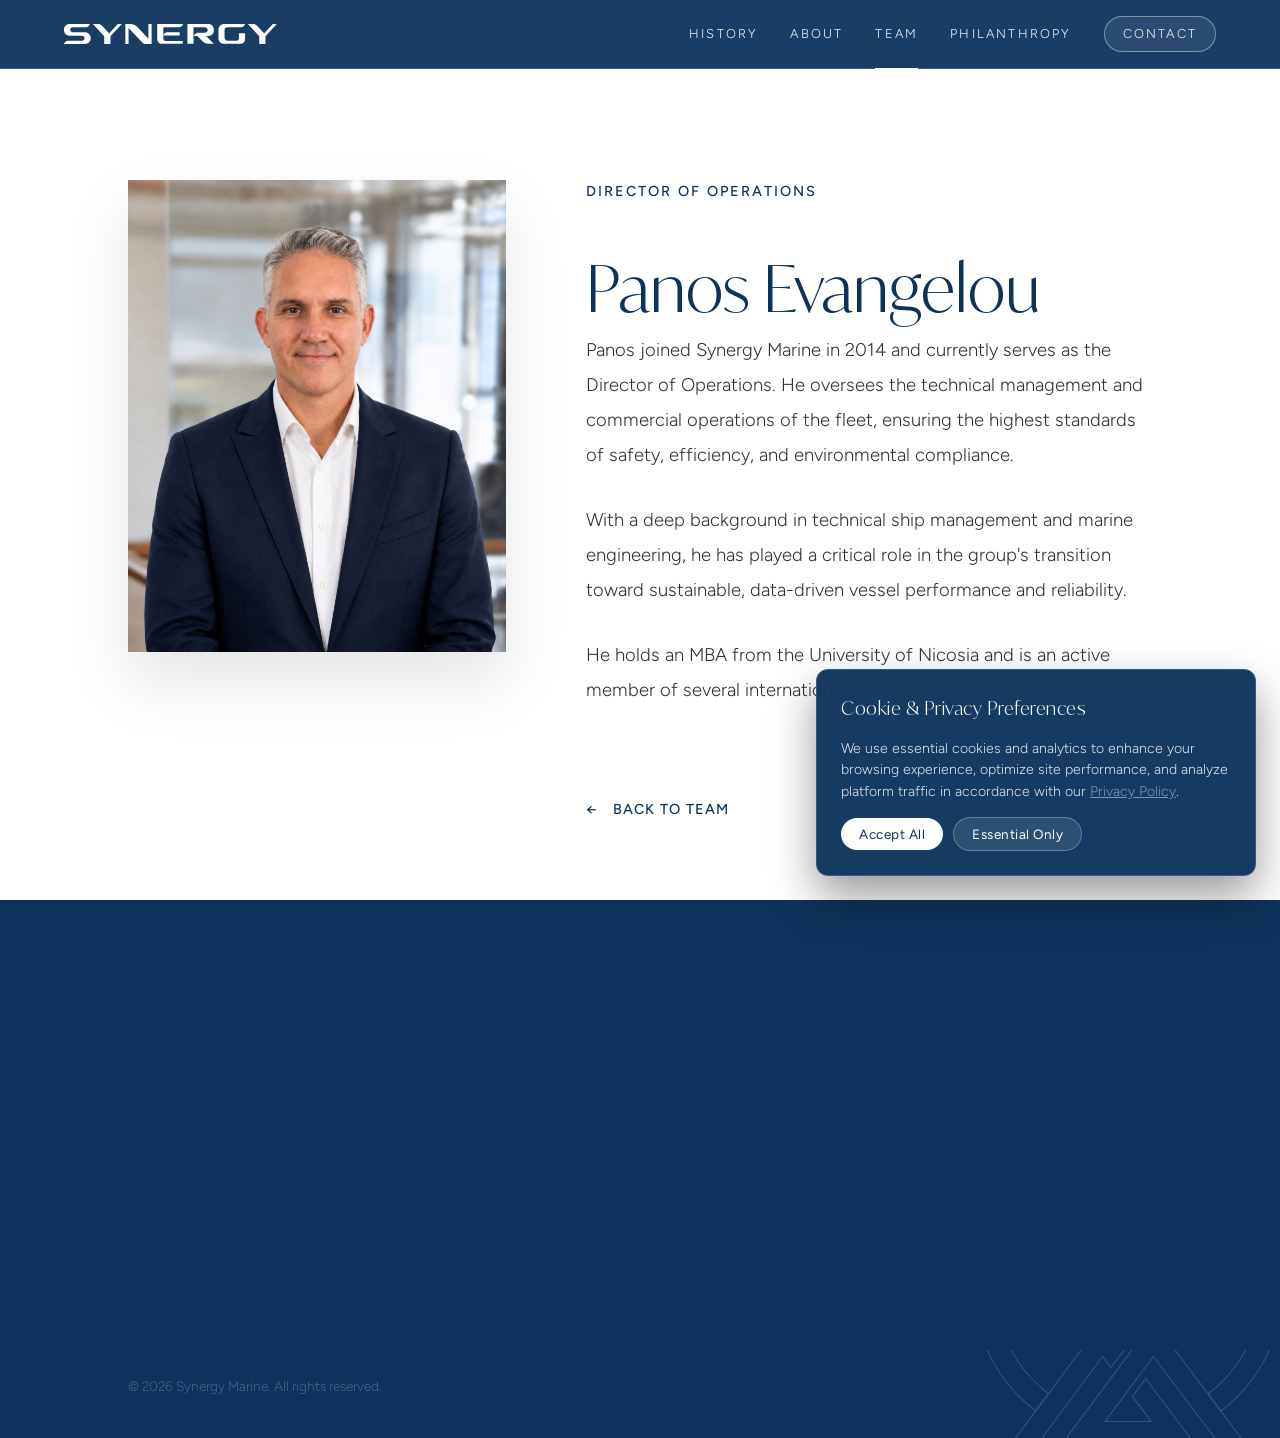
<file: team/panos-evangelou.html>
<!DOCTYPE html>
<html lang="en">
<head>
    <meta charset="UTF-8">
    <meta name="viewport" content="width=device-width, initial-scale=1.0">
    <title>Panos Evangelou | Synergy Marine</title>
    <link rel="stylesheet" href="../style.css?v=20260928_v20">
    <style>
        .bio-section {
            padding: 180px 10% 120px;
            background: #FFFFFF;
        }

        .bio-grid {
            display: grid;
            grid-template-columns: 0.8fr 1.2fr;
            gap: 80px;
            align-items: start;
        }

        .bio-image-wrapper {
            position: sticky;
            top: 150px;
            aspect-ratio: 4/5;
            overflow: hidden;
            box-shadow: 0 30px 60px rgba(0,0,0,0.1);
            background: linear-gradient(110deg, #0d335c 8%, #1b4977 22%, #0d335c 36%);
            background-size: 200% 100%;
            animation: bioImgShimmer 2s linear infinite;
        }

        @keyframes bioImgShimmer {
            0% { background-position: 200% 0; }
            100% { background-position: -200% 0; }
        }

        .bio-image-wrapper img {
            width: 100%;
            height: 100%;
            object-fit: cover;
            opacity: 0;
            transform: scale(1.1);
            filter: blur(4px);
            transition: opacity 1.2s cubic-bezier(0.16, 1, 0.3, 1) 0.3s,
                        transform 1.4s cubic-bezier(0.16, 1, 0.3, 1) 0.3s,
                        filter 1s cubic-bezier(0.16, 1, 0.3, 1);
            will-change: opacity, transform, filter;
        }

        .bio-image-wrapper.active img,
        body.loaded .bio-image-wrapper.reveal.active img,
        body.loaded .bio-image-wrapper img {
            opacity: 1;
            transform: scale(1);
            filter: blur(0);
        }

        .bio-content h1 {
            font-family: 'IvyMode', serif;
            font-size: 4rem;
            color: var(--primary);
            margin-bottom: 10px;
            font-weight: 300;
            line-height: 1.1;
        }

        .bio-role {
            font-size: 0.9rem;
            letter-spacing: 2px;
            text-transform: uppercase;
            color: var(--primary);
            font-weight: 700;
            margin-bottom: 50px;
            display: block;
        }

        .bio-text {
            font-size: 1.15rem;
            line-height: 1.9;
            color: #333;
            font-weight: 300;
        }

        .bio-text p {
            margin-bottom: 30px;
        }

        .back-link {
            display: inline-flex;
            align-items: center;
            gap: 15px;
            text-decoration: none;
            color: var(--primary);
            font-weight: 600;
            margin-top: 60px;
            font-size: 0.9rem;
            text-transform: uppercase;
            letter-spacing: 1px;
            transition: gap 0.3s ease;
        }

        .back-link:hover {
            gap: 25px;
        }

        @media (max-width: 968px) {
            .bio-grid {
                grid-template-columns: 1fr;
                gap: 50px;
            }
            .bio-image-wrapper {
                position: static;
                max-width: 500px;
            }
            .bio-content h1 {
                font-size: 3rem;
            }
        }
    </style>
</head>
<body class="loading"> <div id="preloader"> <div class="preloader-gate-top"></div> <div class="preloader-gate-bottom"></div> <div class="preloader-content">
<svg class="synergy-text-logo" id="Layer_2" data-name="Layer 2" xmlns="http://www.w3.org/2000/svg" viewBox="0 0 612.01 57.51">
  <path fill="#fff" d="M76.96,40.73h0c0,9.27-7.51,16.78-16.77,16.78H0c0-2.13,3.96-9.48,12.92-9.48h38.91c4.02,0,7.29-3.27,7.29-7.29,0-2.01-.82-3.83-2.14-5.15-1.32-1.32-3.14-2.14-5.15-2.14H15.56c-8.59,0-15.56-6.97-15.56-15.56v-2.33C0,6.97,6.97,0,15.56,0h58.58c0,2.08-3.28,9.48-12.98,9.48H25.09c-4,0-7.24,3.24-7.24,7.24h0c0,4,3.24,7.24,7.24,7.24h35.1c9.26,0,16.77,7.51,16.77,16.77Z"/>
  <path fill="#fff" d="M166.27,0l-32.67,35.23v22.28h-17.87v-22.28L83.06,0h14.78c4.34,0,8.48,1.81,11.43,4.99l19.68,21.22.72.78L154.7,0h11.57Z"/>
  <path fill="#fff" d="M612.01,0l-32.67,35.23v22.28h-17.87v-22.28L528.8,0h14.78c4.34,0,8.48,1.81,11.43,4.99l19.68,21.22.72.78,25.03-26.99h11.57Z"/>
  <path fill="#fff" d="M251.98,0v57.51h-18.64c-2.56,0-5.01-1.06-6.78-2.92l-40.96-43.3v46.22h-9.19V0h14.46c7.7,0,15.06,3.17,20.35,8.76l31.56,33.36V0h9.19Z"/>
  <path fill="#fff" d="M332.7,32.89v-9.18h-34.68c-9.17,0-12.44,7.46-12.44,9.18h47.12Z"/>
  <path fill="#fff" d="M292.29,48.74h49.32v8.36h-60.09c-7.43,0-13.46-6.03-13.46-13.46V0h74.64c0,1-3.83,9.18-11.86,9.18h-45.26v32.84c0,3.71,3.01,6.71,6.71,6.71Z"/>
  <path fill="#fff" d="M415.83,34.37h-7.29l22.22,22.72h-16.13c-5.77,0-11.3-2.33-15.35-6.46l-15.9-16.26h-8.95c0-.94,1.59-9.18,12.35-9.18h18.46c2.21,0,4.21-.89,5.66-2.35,1.45-1.44,2.34-3.45,2.34-5.66,0-4.42-3.58-8.01-8.01-8.01h-32.85v47.92h-17.52V0h60.96c8.25,0,14.93,6.68,14.93,14.93v4.52c0,8.24-6.68,14.92-14.93,14.92Z"/>
  <path fill="#fff" d="M461.67,17.49v22.12c0,4.59,3.72,8.3,8.3,8.3h26.88c3.47,0,6.28-2.81,6.28-6.28v-14.68h17.52v17.25c0,7.12-5.77,12.89-12.89,12.89h-47.49c-8.9,0-16.11-7.21-16.11-16.11v-24.87c0-8.9,7.21-16.11,16.11-16.11h60.38s-1.69,9.18-11.74,9.18h-38.93c-4.59,0-8.3,3.72-8.3,8.3Z"/>
</svg>
 </div> </div>
    <nav id="navbar" style="background: rgba(13, 51, 92, 0.95);">
        <a href="../index.html" class="logo"><svg style="height: 20px; display: block;" viewBox="0 0 612.01 57.51">
  <path fill="#fff" d="M76.96,40.73h0c0,9.27-7.51,16.78-16.77,16.78H0c0-2.13,3.96-9.48,12.92-9.48h38.91c4.02,0,7.29-3.27,7.29-7.29,0-2.01-.82-3.83-2.14-5.15-1.32-1.32-3.14-2.14-5.15-2.14H15.56c-8.59,0-15.56-6.97-15.56-15.56v-2.33C0,6.97,6.97,0,15.56,0h58.58c0,2.08-3.28,9.48-12.98,9.48H25.09c-4,0-7.24,3.24-7.24,7.24h0c0,4,3.24,7.24,7.24,7.24h35.1c9.26,0,16.77,7.51,16.77,16.77Z"/>
  <path fill="#fff" d="M166.27,0l-32.67,35.23v22.28h-17.87v-22.28L83.06,0h14.78c4.34,0,8.48,1.81,11.43,4.99l19.68,21.22.72.78L154.7,0h11.57Z"/>
  <path fill="#fff" d="M612.01,0l-32.67,35.23v22.28h-17.87v-22.28L528.8,0h14.78c4.34,0,8.48,1.81,11.43,4.99l19.68,21.22.72.78,25.03-26.99h11.57Z"/>
  <path fill="#fff" d="M251.98,0v57.51h-18.64c-2.56,0-5.01-1.06-6.78-2.92l-40.96-43.3v46.22h-9.19V0h14.46c7.7,0,15.06,3.17,20.35,8.76l31.56,33.36V0h9.19Z"/>
  <path fill="#fff" d="M332.7,32.89v-9.18h-34.68c-9.17,0-12.44,7.46-12.44,9.18h47.12Z"/>
  <path fill="#fff" d="M292.29,48.74h49.32v8.36h-60.09c-7.43,0-13.46-6.03-13.46-13.46V0h74.64c0,1-3.83,9.18-11.86,9.18h-45.26v32.84c0,3.71,3.01,6.71,6.71,6.71Z"/>
  <path fill="#fff" d="M415.83,34.37h-7.29l22.22,22.72h-16.13c-5.77,0-11.3-2.33-15.35-6.46l-15.9-16.26h-8.95c0-.94,1.59-9.18,12.35-9.18h18.46c2.21,0,4.21-.89,5.66-2.35,1.45-1.44,2.34-3.45,2.34-5.66,0-4.42-3.58-8.01-8.01-8.01h-32.85v47.92h-17.52V0h60.96c8.25,0,14.93,6.68,14.93,14.93v4.52c0,8.24-6.68,14.92-14.93,14.92Z"/>
  <path fill="#fff" d="M461.67,17.49v22.12c0,4.59,3.72,8.3,8.3,8.3h26.88c3.47,0,6.28-2.81,6.28-6.28v-14.68h17.52v17.25c0,7.12-5.77,12.89-12.89,12.89h-47.49c-8.9,0-16.11-7.21-16.11-16.11v-24.87c0-8.9,7.21-16.11,16.11-16.11h60.38s-1.69,9.18-11.74,9.18h-38.93c-4.59,0-8.3,3.72-8.3,8.3Z"/>
</svg></a>
        <ul class="nav-links">
            <li><a href="../history.html">History</a></li>
            <li><a href="../about.html">About</a></li>
            <li><a href="../team.html" class="active">Team</a></li>
            <li><a href="../philanthropy.html">Philanthropy</a></li>
            <li><a href="../contact.html">Contact</a></li>
        </ul>
        <div id="menu-toggle" class="menu-toggle" aria-label="Toggle menu">
            <div class="bar"></div>
            <div class="bar"></div>
            <div class="bar"></div>
        </div>
    </nav>

    <!-- Off-Screen Navigation Menu (Thoma Bravo Style) -->
    <div id="nav-overlay" class="off-screen-menu">
        <div class="off-screen-top-bar">
            <a href="../index.html" class="off-screen-logo" aria-label="Synergy Home">
                <svg style="height: 18px; display: block;" viewBox="0 0 612.01 57.51">
                <path fill="#0d2238" d="M76.96,40.73h0c0,9.27-7.51,16.78-16.77,16.78H0c0-2.13,3.96-9.48,12.92-9.48h38.91c4.02,0,7.29-3.27,7.29-7.29,0-2.01-.82-3.83-2.14-5.15-1.32-1.32-3.14-2.14-5.15-2.14H15.56c-8.59,0-15.56-6.97-15.56-15.56v-2.33C0,6.97,6.97,0,15.56,0h58.58c0,2.08-3.28,9.48-12.98,9.48H25.09c-4,0-7.24,3.24-7.24,7.24h0c0,4,3.24,7.24,7.24,7.24h35.1c9.26,0,16.77,7.51,16.77,16.77Z"/>
                <path fill="#0d2238" d="M166.27,0l-32.67,35.23v22.28h-17.87v-22.28L83.06,0h14.78c4.34,0,8.48,1.81,11.43,4.99l19.68,21.22.72.78L154.7,0h11.57Z"/>
                <path fill="#0d2238" d="M612.01,0l-32.67,35.23v22.28h-17.87v-22.28L528.8,0h14.78c4.34,0,8.48,1.81,11.43,4.99l19.68,21.22.72.78,25.03-26.99h11.57Z"/>
                <path fill="#0d2238" d="M251.98,0v57.51h-18.64c-2.56,0-5.01-1.06-6.78-2.92l-40.96-43.3v46.22h-9.19V0h14.46c7.7,0,15.06,3.17,20.35,8.76l31.56,33.36V0h9.19Z"/>
                <path fill="#0d2238" d="M332.7,32.89v-9.18h-34.68c-9.17,0-12.44,7.46-12.44,9.18h47.12Z"/>
                <path fill="#0d2238" d="M292.29,48.74h49.32v8.36h-60.09c-7.43,0-13.46-6.03-13.46-13.46V0h74.64c0,1-3.83,9.18-11.86,9.18h-45.26v32.84c0,3.71,3.01,6.71,6.71,6.71Z"/>
                <path fill="#0d2238" d="M415.83,34.37h-7.29l22.22,22.72h-16.13c-5.77,0-11.3-2.33-15.35-6.46l-15.9-16.26h-8.95c0-.94,1.59-9.18,12.35-9.18h18.46c2.21,0,4.21-.89,5.66-2.35,1.45-1.44,2.34-3.45,2.34-5.66,0-4.42-3.58-8.01-8.01-8.01h-32.85v47.92h-17.52V0h60.96c8.25,0,14.93,6.68,14.93,14.93v4.52c0,8.24-6.68,14.92-14.93,14.92Z"/>
                <path fill="#0d2238" d="M461.67,17.49v22.12c0,4.59,3.72,8.3,8.3,8.3h26.88c3.47,0,6.28-2.81,6.28-6.28v-14.68h17.52v17.25c0,7.12-5.77,12.89-12.89,12.89h-47.49c-8.9,0-16.11-7.21-16.11-16.11v-24.87c0-8.9,7.21-16.11,16.11-16.11h60.38s-1.69,9.18-11.74,9.18h-38.93c-4.59,0-8.3,3.72-8.3,8.3Z"/>
            </svg>
            </a>
            <button id="menu-close" class="off-screen-close" aria-label="Close menu">
                <svg width="24" height="24" viewBox="0 0 24 24" fill="none" stroke="#0d2238" stroke-width="1.8" stroke-linecap="round" stroke-linejoin="round">
                <line x1="18" y1="6" x2="6" y2="18"></line>
                <line x1="6" y1="6" x2="18" y2="18"></line>
            </svg>
            </button>
        </div>

        <div class="off-screen-nav-container">
            <ul class="off-screen-nav-list">
            <li class="off-screen-nav-item">
                <a href="../index.html" class="off-screen-link">
                    <span>Home</span>
                </a>
            </li>
            <li class="off-screen-nav-item">
                <a href="../history.html" class="off-screen-link">
                    <span>History</span>
                </a>
            </li>
            <li class="off-screen-nav-item">
                <a href="../about.html" class="off-screen-link">
                    <span>About</span>
                </a>
            </li>
            <li class="off-screen-nav-item">
                <a href="../team.html" class="off-screen-link active">
                    <span>Team</span>
                </a>
            </li>
            <li class="off-screen-nav-item">
                <a href="../philanthropy.html" class="off-screen-link">
                    <span>Philanthropy</span>
                </a>
            </li>
            <li class="off-screen-nav-item">
                <a href="../contact.html" class="off-screen-link">
                    <span>Contact</span>
                </a>
            </li>
            </ul>
        </div>

        <!-- Figura Watermark at Bottom -->
        <div class="off-screen-watermark" aria-hidden="true">
            <svg class="off-screen-figura-svg" viewBox="0 0 690.7 595.3">
                <polygon points="378.8 345.9 356.2 376.2 342 357.2 328.2 375.6 305.3 345.2 341.6 296.5 378.8 345.9"/>
                <polygon points="542.7 564 497.1 564 471.7 530.2 449.2 500.3 385.7 415.9 372.2 434.1 364.8 444 342.1 474.5 341.9 474.8 305.5 523.6 302.1 528.1 382 528.1 378.7 523.7 349.5 484.9 349.8 484.6 372.5 454.1 417.5 514 440.7 544.9 455.1 564 230 564 244.2 544.9 267.2 514 319.3 444.1 319.3 444.1 342 413.6 349.4 403.7 363.1 385.3 385.6 355 480.1 480.6 502.3 510.2 542.7 564"/>
                <polygon points="335.2 404.5 312.4 435 298.2 416 298.1 415.9 235.4 500.1 213 530.1 187.8 564 142.3 564 182.4 510.2 204.5 480.5 298 355 320.9 385.5 335.2 404.5"/>
                <path d="M608.5,297.4c0,71.1-27.7,137.9-77.9,188.2-8.9,8.9-18.4,17.2-28.3,24.6l-22.2-29.6c8.5-6.4,16.7-13.5,24.4-21.2,43.3-43.3,67.1-100.8,67.1-162s-23.8-118.7-67.1-162c-43.3-43.3-100.8-67.1-162-67.1s-118.7,23.8-162,67.1c-43.3,43.3-67.1,100.8-67.1,162s23.8,118.7,67.1,162c7.6,7.6,15.7,14.6,24.1,21l-22.1,29.7c-9.9-7.5-19.3-15.6-28.2-24.5-50.3-50.3-77.9-117.1-77.9-188.2s27.7-137.9,77.9-188.2c50.3-50.3,117.1-77.9,188.2-77.9s137.9,27.7,188.2,77.9c50.3,50.3,77.9,117.1,77.9,188.2Z"/>
            </svg>
        </div>
    </div>

    <section class="bio-section">
        <div class="bio-grid">
            <div class="bio-image-wrapper reveal">
                <img src="../assets/images/team pictures/Panos Evangelou.png?v=2" alt="Panos Evangelou">
            </div>
            <div class="bio-content reveal">
                <span class="bio-role">Director of Operations</span>
                <h1>Panos Evangelou</h1>
                <div class="bio-text">
                    <p>Panos joined Synergy Marine in 2014 and currently serves as the Director of Operations. He oversees the technical management and commercial operations of the fleet, ensuring the highest standards of safety, efficiency, and environmental compliance.</p>
                    <p>With a deep background in technical ship management and marine engineering, he has played a critical role in the group's transition toward sustainable, data-driven vessel performance and reliability.</p>
                    <p>He holds an MBA from the University of Nicosia and is an active member of several international maritime safety committees.</p>
                </div>
                <a href="../team.html" class="back-link">
                    <span>←</span> Back to Team
                </a>
            </div>
        </div>
    </section>

    <footer class="reveal" style="position: relative; overflow: hidden; padding: 80px 10% 40px; background: var(--primary); color: white;">
    <svg class="footer-figura" viewBox="0 0 690.7 595.3" style="position: absolute; right: -50px; bottom: -50px; width: 400px; height: 400px; opacity: 0.15; z-index: 0; pointer-events: none;">
  <polygon points="378.8 345.9 356.2 376.2 342 357.2 328.2 375.6 305.3 345.2 341.6 296.5 378.8 345.9"/>
  <polygon points="542.7 564 497.1 564 471.7 530.2 449.2 500.3 385.7 415.9 372.2 434.1 364.8 444 342.1 474.5 341.9 474.8 305.5 523.6 302.1 528.1 382 528.1 378.7 523.7 349.5 484.9 349.8 484.6 372.5 454.1 417.5 514 440.7 544.9 455.1 564 230 564 244.2 544.9 267.2 514 319.3 444.1 319.3 444.1 342 413.6 349.4 403.7 363.1 385.3 385.6 355 480.1 480.6 502.3 510.2 542.7 564"/>
  <polygon points="335.2 404.5 312.4 435 298.2 416 298.1 415.9 235.4 500.1 213 530.1 187.8 564 142.3 564 182.4 510.2 204.5 480.5 298 355 320.9 385.5 335.2 404.5"/>
  <path d="M608.5,297.4c0,71.1-27.7,137.9-77.9,188.2-8.9,8.9-18.4,17.2-28.3,24.6l-22.2-29.6c8.5-6.4,16.7-13.5,24.4-21.2,43.3-43.3,67.1-100.8,67.1-162s-23.8-118.7-67.1-162c-43.3-43.3-100.8-67.1-162-67.1s-118.7,23.8-162,67.1c-43.3,43.3-67.1,100.8-67.1,162s23.8,118.7,67.1,162c7.6,7.6,15.7,14.6,24.1,21l-22.1,29.7c-9.9-7.5-19.3-15.6-28.2-24.5-50.3-50.3-77.9-117.1-77.9-188.2s27.7-137.9,77.9-188.2c50.3-50.3,117.1-77.9,188.2-77.9s137.9,27.7,188.2,77.9c50.3,50.3,77.9,117.1,77.9,188.2Z"/>
</svg>
        <div class="footer-content" style="position: relative; z-index: 1; display: flex; justify-content: space-between; padding-bottom: 60px; flex-wrap: wrap; gap: 60px;">
            <div style="flex: 1; min-width: 300px;">
                <a href="../index.html" style="display: inline-block;">
                    <svg style="height: 30px; display: block;" viewBox="0 0 612.01 57.51">
                      <path fill="#fff" d="M76.96,40.73h0c0,9.27-7.51,16.78-16.77,16.78H0c0-2.13,3.96-9.48,12.92-9.48h38.91c4.02,0,7.29-3.27,7.29-7.29,0-2.01-.82-3.83-2.14-5.15-1.32-1.32-3.14-2.14-5.15-2.14H15.56c-8.59,0-15.56-6.97-15.56-15.56v-2.33C0,6.97,6.97,0,15.56,0h58.58c0,2.08-3.28,9.48-12.98,9.48H25.09c-4,0-7.24,3.24-7.24,7.24h0c0,4,3.24,7.24,7.24,7.24h35.1c9.26,0,16.77,7.51,16.77,16.77Z"/>
                      <path fill="#fff" d="M166.27,0l-32.67,35.23v22.28h-17.87v-22.28L83.06,0h14.78c4.34,0,8.48,1.81,11.43,4.99l19.68,21.22.72.78L154.7,0h11.57Z"/>
                      <path fill="#fff" d="M612.01,0l-32.67,35.23v22.28h-17.87v-22.28L528.8,0h14.78c4.34,0,8.48,1.81,11.43,4.99l19.68,21.22.72.78,25.03-26.99h11.57Z"/>
                      <path fill="#fff" d="M251.98,0v57.51h-18.64c-2.56,0-5.01-1.06-6.78-2.92l-40.96-43.3v46.22h-9.19V0h14.46c7.7,0,15.06,3.17,20.35,8.76l31.56,33.36V0h9.19Z"/>
                      <path fill="#fff" d="M332.7,32.89v-9.18h-34.68c-9.17,0-12.44,7.46-12.44,9.18h47.12Z"/>
                      <path fill="#fff" d="M292.29,48.74h49.32v8.36h-60.09c-7.43,0-13.46-6.03-13.46-13.46V0h74.64c0,1-3.83,9.18-11.86,9.18h-45.26v32.84c0,3.71,3.01,6.71,6.71,6.71Z"/>
                      <path fill="#fff" d="M415.83,34.37h-7.29l22.22,22.72h-16.13c-5.77,0-11.3-2.33-15.35-6.46l-15.9-16.26h-8.95c0-.94,1.59-9.18,12.35-9.18h18.46c2.21,0,4.21-.89,5.66-2.35,1.45-1.44,2.34-3.45,2.34-5.66,0-4.42-3.58-8.01-8.01-8.01h-32.85v47.92h-17.52V0h60.96c8.25,0,14.93,6.68,14.93,14.93v4.52c0,8.24-6.68,14.92-14.93,14.92Z"/>
                      <path fill="#fff" d="M461.67,17.49v22.12c0,4.59,3.72,8.3,8.3,8.3h26.88c3.47,0,6.28-2.81,6.28-6.28v-14.68h17.52v17.25c0,7.12-5.77,12.89-12.89,12.89h-47.49c-8.9,0-16.11-7.21-16.11-16.11v-24.87c0-8.9,7.21-16.11,16.11-16.11h60.38s-1.69,9.18-11.74,9.18h-38.93c-4.59,0-8.3,3.72-8.3,8.3Z"/>
                    </svg>
                </a>
            </div>
            
            <div style="display: flex; gap: 80px; flex-wrap: wrap;">
                <div>
                    <h4 style="font-family: 'IvyMode'; font-size: 0.85rem; text-transform: uppercase; letter-spacing: 3px; color: var(--accent); margin-bottom: 25px;">Explore</h4>
                    <ul style="list-style: none; padding: 0; margin: 0; display: flex; flex-direction: column; gap: 15px;">
                        <li><a href="../about.html" style="color: white; text-decoration: none; opacity: 0.6; transition: opacity 0.3s; font-size: 1.05rem; font-weight: 300;" onmouseover="this.style.opacity='1'" onmouseout="this.style.opacity='0.6'">About Us</a></li>
                        <li><a href="../history.html" style="color: white; text-decoration: none; opacity: 0.6; transition: opacity 0.3s; font-size: 1.05rem; font-weight: 300;" onmouseover="this.style.opacity='1'" onmouseout="this.style.opacity='0.6'">Our History</a></li>
                        <li><a href="../team.html" style="color: white; text-decoration: none; opacity: 0.6; transition: opacity 0.3s; font-size: 1.05rem; font-weight: 300;" onmouseover="this.style.opacity='1'" onmouseout="this.style.opacity='0.6'">Our Team</a></li>
                    </ul>
                </div>
                
                <div>
                    <h4 style="font-family: 'IvyMode'; font-size: 0.85rem; text-transform: uppercase; letter-spacing: 3px; color: var(--accent); margin-bottom: 25px;">Contact</h4>
                    <div style="display: flex; flex-direction: column; gap: 15px; opacity: 0.6; font-size: 1.05rem; font-weight: 300;">
                        <p>info@synergy-marine.ch</p>
                        <p>+357 9949 4770</p>
                        <p>16, Leandrou Street, 2328 Nicosia</p>
                        <div style="margin-top: 15px;">
                            <a href="../contact.html" style="color: white; text-decoration: none; padding-bottom: 5px; border-bottom: 1px solid rgba(118, 149, 178, 0.5); transition: border-color 0.3s, opacity 0.3s;" onmouseover="this.style.opacity='1'; this.style.borderColor='var(--accent)';" onmouseout="this.style.opacity='1'; this.style.borderColor='rgba(118, 149, 178, 0.5)';">Get in touch</a>
                        </div>
                    </div>
                </div>
            </div>
        </div><div class="footer-bottom" style="display: flex; justify-content: space-between; align-items: center; padding-top: 40px; font-size: 0.85rem; opacity: 0.6;">
            <p>&copy; 2026 Synergy Marine. All rights reserved.</p>
        </div>
    </footer>

    <script src="../main.js?v=20260928_v13"></script>
</body>
</html>
</file>
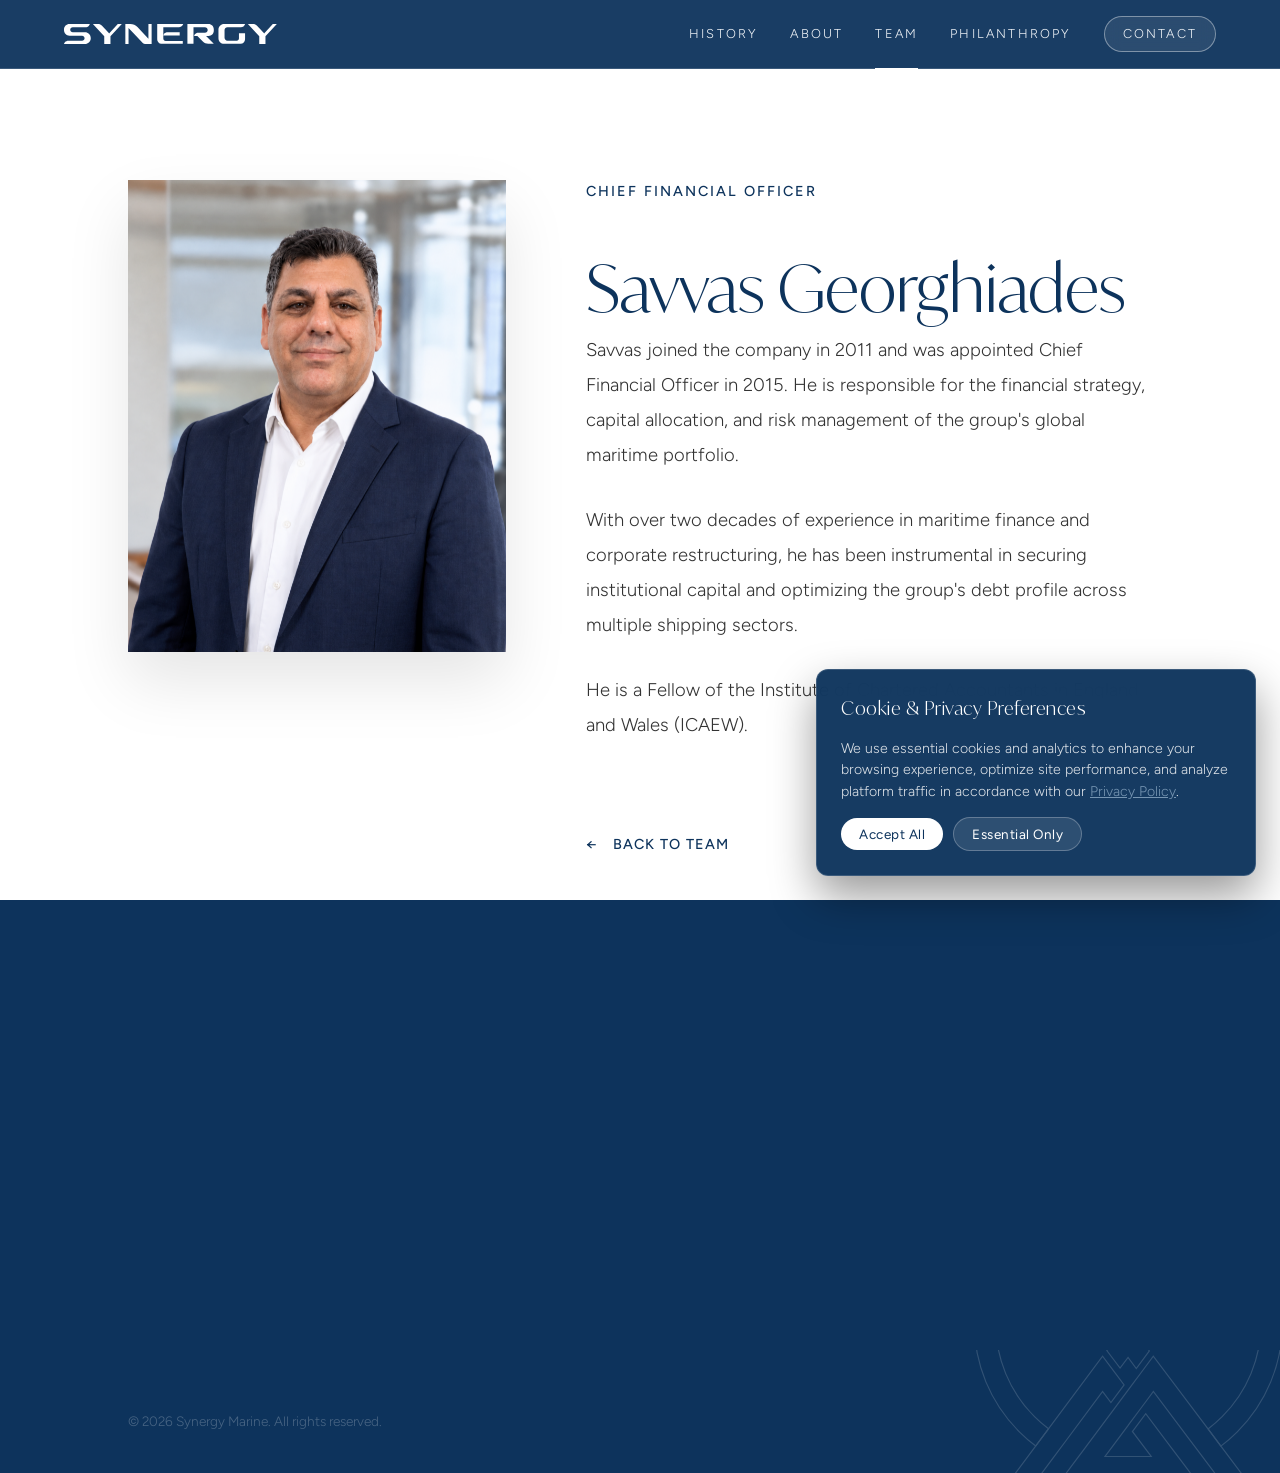
<file: team/savvas-georghiades.html>
<!DOCTYPE html>
<html lang="en">
<head>
    <meta charset="UTF-8">
    <meta name="viewport" content="width=device-width, initial-scale=1.0">
    <title>Savvas Georghiades | Synergy Marine</title>
    <link rel="stylesheet" href="../style.css?v=20260928_v20">
    <style>
        .bio-section {
            padding: 180px 10% 120px;
            background: #FFFFFF;
        }

        .bio-grid {
            display: grid;
            grid-template-columns: 0.8fr 1.2fr;
            gap: 80px;
            align-items: start;
        }

        .bio-image-wrapper {
            position: sticky;
            top: 150px;
            aspect-ratio: 4/5;
            overflow: hidden;
            box-shadow: 0 30px 60px rgba(0,0,0,0.1);
            background: linear-gradient(110deg, #0d335c 8%, #1b4977 22%, #0d335c 36%);
            background-size: 200% 100%;
            animation: bioImgShimmer 2s linear infinite;
        }

        @keyframes bioImgShimmer {
            0% { background-position: 200% 0; }
            100% { background-position: -200% 0; }
        }

        .bio-image-wrapper img {
            width: 100%;
            height: 100%;
            object-fit: cover;
            opacity: 0;
            transform: scale(1.1);
            filter: blur(4px);
            transition: opacity 1.2s cubic-bezier(0.16, 1, 0.3, 1) 0.3s,
                        transform 1.4s cubic-bezier(0.16, 1, 0.3, 1) 0.3s,
                        filter 1s cubic-bezier(0.16, 1, 0.3, 1);
            will-change: opacity, transform, filter;
        }

        .bio-image-wrapper.active img,
        body.loaded .bio-image-wrapper.reveal.active img,
        body.loaded .bio-image-wrapper img {
            opacity: 1;
            transform: scale(1);
            filter: blur(0);
        }

        .bio-content h1 {
            font-family: 'IvyMode', serif;
            font-size: 4rem;
            color: var(--primary);
            margin-bottom: 10px;
            font-weight: 300;
            line-height: 1.1;
        }

        .bio-role {
            font-size: 0.9rem;
            letter-spacing: 2px;
            text-transform: uppercase;
            color: var(--primary);
            font-weight: 700;
            margin-bottom: 50px;
            display: block;
        }

        .bio-text {
            font-size: 1.15rem;
            line-height: 1.9;
            color: #333;
            font-weight: 300;
        }

        .bio-text p {
            margin-bottom: 30px;
        }

        .back-link {
            display: inline-flex;
            align-items: center;
            gap: 15px;
            text-decoration: none;
            color: var(--primary);
            font-weight: 600;
            margin-top: 60px;
            font-size: 0.9rem;
            text-transform: uppercase;
            letter-spacing: 1px;
            transition: gap 0.3s ease;
        }

        .back-link:hover {
            gap: 25px;
        }

        @media (max-width: 968px) {
            .bio-grid {
                grid-template-columns: 1fr;
                gap: 50px;
            }
            .bio-image-wrapper {
                position: static;
                max-width: 500px;
            }
            .bio-content h1 {
                font-size: 3rem;
            }
        }
    </style>
</head>
<body class="loading"> <div id="preloader"> <div class="preloader-gate-top"></div> <div class="preloader-gate-bottom"></div> <div class="preloader-content">
<svg class="synergy-text-logo" id="Layer_2" data-name="Layer 2" xmlns="http://www.w3.org/2000/svg" viewBox="0 0 612.01 57.51">
  <path fill="#fff" d="M76.96,40.73h0c0,9.27-7.51,16.78-16.77,16.78H0c0-2.13,3.96-9.48,12.92-9.48h38.91c4.02,0,7.29-3.27,7.29-7.29,0-2.01-.82-3.83-2.14-5.15-1.32-1.32-3.14-2.14-5.15-2.14H15.56c-8.59,0-15.56-6.97-15.56-15.56v-2.33C0,6.97,6.97,0,15.56,0h58.58c0,2.08-3.28,9.48-12.98,9.48H25.09c-4,0-7.24,3.24-7.24,7.24h0c0,4,3.24,7.24,7.24,7.24h35.1c9.26,0,16.77,7.51,16.77,16.77Z"/>
  <path fill="#fff" d="M166.27,0l-32.67,35.23v22.28h-17.87v-22.28L83.06,0h14.78c4.34,0,8.48,1.81,11.43,4.99l19.68,21.22.72.78L154.7,0h11.57Z"/>
  <path fill="#fff" d="M612.01,0l-32.67,35.23v22.28h-17.87v-22.28L528.8,0h14.78c4.34,0,8.48,1.81,11.43,4.99l19.68,21.22.72.78,25.03-26.99h11.57Z"/>
  <path fill="#fff" d="M251.98,0v57.51h-18.64c-2.56,0-5.01-1.06-6.78-2.92l-40.96-43.3v46.22h-9.19V0h14.46c7.7,0,15.06,3.17,20.35,8.76l31.56,33.36V0h9.19Z"/>
  <path fill="#fff" d="M332.7,32.89v-9.18h-34.68c-9.17,0-12.44,7.46-12.44,9.18h47.12Z"/>
  <path fill="#fff" d="M292.29,48.74h49.32v8.36h-60.09c-7.43,0-13.46-6.03-13.46-13.46V0h74.64c0,1-3.83,9.18-11.86,9.18h-45.26v32.84c0,3.71,3.01,6.71,6.71,6.71Z"/>
  <path fill="#fff" d="M415.83,34.37h-7.29l22.22,22.72h-16.13c-5.77,0-11.3-2.33-15.35-6.46l-15.9-16.26h-8.95c0-.94,1.59-9.18,12.35-9.18h18.46c2.21,0,4.21-.89,5.66-2.35,1.45-1.44,2.34-3.45,2.34-5.66,0-4.42-3.58-8.01-8.01-8.01h-32.85v47.92h-17.52V0h60.96c8.25,0,14.93,6.68,14.93,14.93v4.52c0,8.24-6.68,14.92-14.93,14.92Z"/>
  <path fill="#fff" d="M461.67,17.49v22.12c0,4.59,3.72,8.3,8.3,8.3h26.88c3.47,0,6.28-2.81,6.28-6.28v-14.68h17.52v17.25c0,7.12-5.77,12.89-12.89,12.89h-47.49c-8.9,0-16.11-7.21-16.11-16.11v-24.87c0-8.9,7.21-16.11,16.11-16.11h60.38s-1.69,9.18-11.74,9.18h-38.93c-4.59,0-8.3,3.72-8.3,8.3Z"/>
</svg>
 </div> </div>
    <nav id="navbar" style="background: rgba(13, 51, 92, 0.95);">
        <a href="../index.html" class="logo"><svg style="height: 20px; display: block;" viewBox="0 0 612.01 57.51">
  <path fill="#fff" d="M76.96,40.73h0c0,9.27-7.51,16.78-16.77,16.78H0c0-2.13,3.96-9.48,12.92-9.48h38.91c4.02,0,7.29-3.27,7.29-7.29,0-2.01-.82-3.83-2.14-5.15-1.32-1.32-3.14-2.14-5.15-2.14H15.56c-8.59,0-15.56-6.97-15.56-15.56v-2.33C0,6.97,6.97,0,15.56,0h58.58c0,2.08-3.28,9.48-12.98,9.48H25.09c-4,0-7.24,3.24-7.24,7.24h0c0,4,3.24,7.24,7.24,7.24h35.1c9.26,0,16.77,7.51,16.77,16.77Z"/>
  <path fill="#fff" d="M166.27,0l-32.67,35.23v22.28h-17.87v-22.28L83.06,0h14.78c4.34,0,8.48,1.81,11.43,4.99l19.68,21.22.72.78L154.7,0h11.57Z"/>
  <path fill="#fff" d="M612.01,0l-32.67,35.23v22.28h-17.87v-22.28L528.8,0h14.78c4.34,0,8.48,1.81,11.43,4.99l19.68,21.22.72.78,25.03-26.99h11.57Z"/>
  <path fill="#fff" d="M251.98,0v57.51h-18.64c-2.56,0-5.01-1.06-6.78-2.92l-40.96-43.3v46.22h-9.19V0h14.46c7.7,0,15.06,3.17,20.35,8.76l31.56,33.36V0h9.19Z"/>
  <path fill="#fff" d="M332.7,32.89v-9.18h-34.68c-9.17,0-12.44,7.46-12.44,9.18h47.12Z"/>
  <path fill="#fff" d="M292.29,48.74h49.32v8.36h-60.09c-7.43,0-13.46-6.03-13.46-13.46V0h74.64c0,1-3.83,9.18-11.86,9.18h-45.26v32.84c0,3.71,3.01,6.71,6.71,6.71Z"/>
  <path fill="#fff" d="M415.83,34.37h-7.29l22.22,22.72h-16.13c-5.77,0-11.3-2.33-15.35-6.46l-15.9-16.26h-8.95c0-.94,1.59-9.18,12.35-9.18h18.46c2.21,0,4.21-.89,5.66-2.35,1.45-1.44,2.34-3.45,2.34-5.66,0-4.42-3.58-8.01-8.01-8.01h-32.85v47.92h-17.52V0h60.96c8.25,0,14.93,6.68,14.93,14.93v4.52c0,8.24-6.68,14.92-14.93,14.92Z"/>
  <path fill="#fff" d="M461.67,17.49v22.12c0,4.59,3.72,8.3,8.3,8.3h26.88c3.47,0,6.28-2.81,6.28-6.28v-14.68h17.52v17.25c0,7.12-5.77,12.89-12.89,12.89h-47.49c-8.9,0-16.11-7.21-16.11-16.11v-24.87c0-8.9,7.21-16.11,16.11-16.11h60.38s-1.69,9.18-11.74,9.18h-38.93c-4.59,0-8.3,3.72-8.3,8.3Z"/>
</svg></a>
        <ul class="nav-links">
            <li><a href="../history.html">History</a></li>
            <li><a href="../about.html">About</a></li>
            <li><a href="../team.html" class="active">Team</a></li>
            <li><a href="../philanthropy.html">Philanthropy</a></li>
            <li><a href="../contact.html">Contact</a></li>
        </ul>
        <div id="menu-toggle" class="menu-toggle" aria-label="Toggle menu">
            <div class="bar"></div>
            <div class="bar"></div>
            <div class="bar"></div>
        </div>
    </nav>

    <!-- Off-Screen Navigation Menu (Thoma Bravo Style) -->
    <div id="nav-overlay" class="off-screen-menu">
        <div class="off-screen-top-bar">
            <a href="../index.html" class="off-screen-logo" aria-label="Synergy Home">
                <svg style="height: 18px; display: block;" viewBox="0 0 612.01 57.51">
                <path fill="#0d2238" d="M76.96,40.73h0c0,9.27-7.51,16.78-16.77,16.78H0c0-2.13,3.96-9.48,12.92-9.48h38.91c4.02,0,7.29-3.27,7.29-7.29,0-2.01-.82-3.83-2.14-5.15-1.32-1.32-3.14-2.14-5.15-2.14H15.56c-8.59,0-15.56-6.97-15.56-15.56v-2.33C0,6.97,6.97,0,15.56,0h58.58c0,2.08-3.28,9.48-12.98,9.48H25.09c-4,0-7.24,3.24-7.24,7.24h0c0,4,3.24,7.24,7.24,7.24h35.1c9.26,0,16.77,7.51,16.77,16.77Z"/>
                <path fill="#0d2238" d="M166.27,0l-32.67,35.23v22.28h-17.87v-22.28L83.06,0h14.78c4.34,0,8.48,1.81,11.43,4.99l19.68,21.22.72.78L154.7,0h11.57Z"/>
                <path fill="#0d2238" d="M612.01,0l-32.67,35.23v22.28h-17.87v-22.28L528.8,0h14.78c4.34,0,8.48,1.81,11.43,4.99l19.68,21.22.72.78,25.03-26.99h11.57Z"/>
                <path fill="#0d2238" d="M251.98,0v57.51h-18.64c-2.56,0-5.01-1.06-6.78-2.92l-40.96-43.3v46.22h-9.19V0h14.46c7.7,0,15.06,3.17,20.35,8.76l31.56,33.36V0h9.19Z"/>
                <path fill="#0d2238" d="M332.7,32.89v-9.18h-34.68c-9.17,0-12.44,7.46-12.44,9.18h47.12Z"/>
                <path fill="#0d2238" d="M292.29,48.74h49.32v8.36h-60.09c-7.43,0-13.46-6.03-13.46-13.46V0h74.64c0,1-3.83,9.18-11.86,9.18h-45.26v32.84c0,3.71,3.01,6.71,6.71,6.71Z"/>
                <path fill="#0d2238" d="M415.83,34.37h-7.29l22.22,22.72h-16.13c-5.77,0-11.3-2.33-15.35-6.46l-15.9-16.26h-8.95c0-.94,1.59-9.18,12.35-9.18h18.46c2.21,0,4.21-.89,5.66-2.35,1.45-1.44,2.34-3.45,2.34-5.66,0-4.42-3.58-8.01-8.01-8.01h-32.85v47.92h-17.52V0h60.96c8.25,0,14.93,6.68,14.93,14.93v4.52c0,8.24-6.68,14.92-14.93,14.92Z"/>
                <path fill="#0d2238" d="M461.67,17.49v22.12c0,4.59,3.72,8.3,8.3,8.3h26.88c3.47,0,6.28-2.81,6.28-6.28v-14.68h17.52v17.25c0,7.12-5.77,12.89-12.89,12.89h-47.49c-8.9,0-16.11-7.21-16.11-16.11v-24.87c0-8.9,7.21-16.11,16.11-16.11h60.38s-1.69,9.18-11.74,9.18h-38.93c-4.59,0-8.3,3.72-8.3,8.3Z"/>
            </svg>
            </a>
            <button id="menu-close" class="off-screen-close" aria-label="Close menu">
                <svg width="24" height="24" viewBox="0 0 24 24" fill="none" stroke="#0d2238" stroke-width="1.8" stroke-linecap="round" stroke-linejoin="round">
                <line x1="18" y1="6" x2="6" y2="18"></line>
                <line x1="6" y1="6" x2="18" y2="18"></line>
            </svg>
            </button>
        </div>

        <div class="off-screen-nav-container">
            <ul class="off-screen-nav-list">
            <li class="off-screen-nav-item">
                <a href="../index.html" class="off-screen-link">
                    <span>Home</span>
                </a>
            </li>
            <li class="off-screen-nav-item">
                <a href="../history.html" class="off-screen-link">
                    <span>History</span>
                </a>
            </li>
            <li class="off-screen-nav-item">
                <a href="../about.html" class="off-screen-link">
                    <span>About</span>
                </a>
            </li>
            <li class="off-screen-nav-item">
                <a href="../team.html" class="off-screen-link active">
                    <span>Team</span>
                </a>
            </li>
            <li class="off-screen-nav-item">
                <a href="../philanthropy.html" class="off-screen-link">
                    <span>Philanthropy</span>
                </a>
            </li>
            <li class="off-screen-nav-item">
                <a href="../contact.html" class="off-screen-link">
                    <span>Contact</span>
                </a>
            </li>
            </ul>
        </div>

        <!-- Figura Watermark at Bottom -->
        <div class="off-screen-watermark" aria-hidden="true">
            <svg class="off-screen-figura-svg" viewBox="0 0 690.7 595.3">
                <polygon points="378.8 345.9 356.2 376.2 342 357.2 328.2 375.6 305.3 345.2 341.6 296.5 378.8 345.9"/>
                <polygon points="542.7 564 497.1 564 471.7 530.2 449.2 500.3 385.7 415.9 372.2 434.1 364.8 444 342.1 474.5 341.9 474.8 305.5 523.6 302.1 528.1 382 528.1 378.7 523.7 349.5 484.9 349.8 484.6 372.5 454.1 417.5 514 440.7 544.9 455.1 564 230 564 244.2 544.9 267.2 514 319.3 444.1 319.3 444.1 342 413.6 349.4 403.7 363.1 385.3 385.6 355 480.1 480.6 502.3 510.2 542.7 564"/>
                <polygon points="335.2 404.5 312.4 435 298.2 416 298.1 415.9 235.4 500.1 213 530.1 187.8 564 142.3 564 182.4 510.2 204.5 480.5 298 355 320.9 385.5 335.2 404.5"/>
                <path d="M608.5,297.4c0,71.1-27.7,137.9-77.9,188.2-8.9,8.9-18.4,17.2-28.3,24.6l-22.2-29.6c8.5-6.4,16.7-13.5,24.4-21.2,43.3-43.3,67.1-100.8,67.1-162s-23.8-118.7-67.1-162c-43.3-43.3-100.8-67.1-162-67.1s-118.7,23.8-162,67.1c-43.3,43.3-67.1,100.8-67.1,162s23.8,118.7,67.1,162c7.6,7.6,15.7,14.6,24.1,21l-22.1,29.7c-9.9-7.5-19.3-15.6-28.2-24.5-50.3-50.3-77.9-117.1-77.9-188.2s27.7-137.9,77.9-188.2c50.3-50.3,117.1-77.9,188.2-77.9s137.9,27.7,188.2,77.9c50.3,50.3,77.9,117.1,77.9,188.2Z"/>
            </svg>
        </div>
    </div>

    <section class="bio-section">
        <div class="bio-grid">
            <div class="bio-image-wrapper reveal">
                <img src="../assets/images/team pictures/Savvas Georghiades.png?v=2" alt="Savvas Georghiades">
            </div>
            <div class="bio-content reveal">
                <span class="bio-role">Chief Financial Officer</span>
                <h1>Savvas Georghiades</h1>
                <div class="bio-text">
                    <p>Savvas joined the company in 2011 and was appointed Chief Financial Officer in 2015. He is responsible for the financial strategy, capital allocation, and risk management of the group's global maritime portfolio.</p>
                    <p>With over two decades of experience in maritime finance and corporate restructuring, he has been instrumental in securing institutional capital and optimizing the group's debt profile across multiple shipping sectors.</p>
                    <p>He is a Fellow of the Institute of Chartered Accountants in England and Wales (ICAEW).</p>
                </div>
                <a href="../team.html" class="back-link">
                    <span>←</span> Back to Team
                </a>
            </div>
        </div>
    </section>

    <footer class="reveal" style="position: relative; overflow: hidden; padding: 80px 10% 40px; background: var(--primary); color: white;">
    <svg class="footer-figura" viewBox="0 0 690.7 595.3" style="position: absolute; right: -50px; bottom: -50px; width: 400px; height: 400px; opacity: 0.15; z-index: 0; pointer-events: none;">
  <polygon points="378.8 345.9 356.2 376.2 342 357.2 328.2 375.6 305.3 345.2 341.6 296.5 378.8 345.9"/>
  <polygon points="542.7 564 497.1 564 471.7 530.2 449.2 500.3 385.7 415.9 372.2 434.1 364.8 444 342.1 474.5 341.9 474.8 305.5 523.6 302.1 528.1 382 528.1 378.7 523.7 349.5 484.9 349.8 484.6 372.5 454.1 417.5 514 440.7 544.9 455.1 564 230 564 244.2 544.9 267.2 514 319.3 444.1 319.3 444.1 342 413.6 349.4 403.7 363.1 385.3 385.6 355 480.1 480.6 502.3 510.2 542.7 564"/>
  <polygon points="335.2 404.5 312.4 435 298.2 416 298.1 415.9 235.4 500.1 213 530.1 187.8 564 142.3 564 182.4 510.2 204.5 480.5 298 355 320.9 385.5 335.2 404.5"/>
  <path d="M608.5,297.4c0,71.1-27.7,137.9-77.9,188.2-8.9,8.9-18.4,17.2-28.3,24.6l-22.2-29.6c8.5-6.4,16.7-13.5,24.4-21.2,43.3-43.3,67.1-100.8,67.1-162s-23.8-118.7-67.1-162c-43.3-43.3-100.8-67.1-162-67.1s-118.7,23.8-162,67.1c-43.3,43.3-67.1,100.8-67.1,162s23.8,118.7,67.1,162c7.6,7.6,15.7,14.6,24.1,21l-22.1,29.7c-9.9-7.5-19.3-15.6-28.2-24.5-50.3-50.3-77.9-117.1-77.9-188.2s27.7-137.9,77.9-188.2c50.3-50.3,117.1-77.9,188.2-77.9s137.9,27.7,188.2,77.9c50.3,50.3,77.9,117.1,77.9,188.2Z"/>
</svg>
        <div class="footer-content" style="position: relative; z-index: 1; display: flex; justify-content: space-between; padding-bottom: 60px; flex-wrap: wrap; gap: 60px;">
            <div style="flex: 1; min-width: 300px;">
                <a href="../index.html" style="display: inline-block;">
                    <svg style="height: 30px; display: block;" viewBox="0 0 612.01 57.51">
                      <path fill="#fff" d="M76.96,40.73h0c0,9.27-7.51,16.78-16.77,16.78H0c0-2.13,3.96-9.48,12.92-9.48h38.91c4.02,0,7.29-3.27,7.29-7.29,0-2.01-.82-3.83-2.14-5.15-1.32-1.32-3.14-2.14-5.15-2.14H15.56c-8.59,0-15.56-6.97-15.56-15.56v-2.33C0,6.97,6.97,0,15.56,0h58.58c0,2.08-3.28,9.48-12.98,9.48H25.09c-4,0-7.24,3.24-7.24,7.24h0c0,4,3.24,7.24,7.24,7.24h35.1c9.26,0,16.77,7.51,16.77,16.77Z"/>
                      <path fill="#fff" d="M166.27,0l-32.67,35.23v22.28h-17.87v-22.28L83.06,0h14.78c4.34,0,8.48,1.81,11.43,4.99l19.68,21.22.72.78L154.7,0h11.57Z"/>
                      <path fill="#fff" d="M612.01,0l-32.67,35.23v22.28h-17.87v-22.28L528.8,0h14.78c4.34,0,8.48,1.81,11.43,4.99l19.68,21.22.72.78,25.03-26.99h11.57Z"/>
                      <path fill="#fff" d="M251.98,0v57.51h-18.64c-2.56,0-5.01-1.06-6.78-2.92l-40.96-43.3v46.22h-9.19V0h14.46c7.7,0,15.06,3.17,20.35,8.76l31.56,33.36V0h9.19Z"/>
                      <path fill="#fff" d="M332.7,32.89v-9.18h-34.68c-9.17,0-12.44,7.46-12.44,9.18h47.12Z"/>
                      <path fill="#fff" d="M292.29,48.74h49.32v8.36h-60.09c-7.43,0-13.46-6.03-13.46-13.46V0h74.64c0,1-3.83,9.18-11.86,9.18h-45.26v32.84c0,3.71,3.01,6.71,6.71,6.71Z"/>
                      <path fill="#fff" d="M415.83,34.37h-7.29l22.22,22.72h-16.13c-5.77,0-11.3-2.33-15.35-6.46l-15.9-16.26h-8.95c0-.94,1.59-9.18,12.35-9.18h18.46c2.21,0,4.21-.89,5.66-2.35,1.45-1.44,2.34-3.45,2.34-5.66,0-4.42-3.58-8.01-8.01-8.01h-32.85v47.92h-17.52V0h60.96c8.25,0,14.93,6.68,14.93,14.93v4.52c0,8.24-6.68,14.92-14.93,14.92Z"/>
                      <path fill="#fff" d="M461.67,17.49v22.12c0,4.59,3.72,8.3,8.3,8.3h26.88c3.47,0,6.28-2.81,6.28-6.28v-14.68h17.52v17.25c0,7.12-5.77,12.89-12.89,12.89h-47.49c-8.9,0-16.11-7.21-16.11-16.11v-24.87c0-8.9,7.21-16.11,16.11-16.11h60.38s-1.69,9.18-11.74,9.18h-38.93c-4.59,0-8.3,3.72-8.3,8.3Z"/>
                    </svg>
                </a>
            </div>
            
            <div style="display: flex; gap: 80px; flex-wrap: wrap;">
                <div>
                    <h4 style="font-family: 'IvyMode'; font-size: 0.85rem; text-transform: uppercase; letter-spacing: 3px; color: var(--accent); margin-bottom: 25px;">Explore</h4>
                    <ul style="list-style: none; padding: 0; margin: 0; display: flex; flex-direction: column; gap: 15px;">
                        <li><a href="../about.html" style="color: white; text-decoration: none; opacity: 0.6; transition: opacity 0.3s; font-size: 1.05rem; font-weight: 300;" onmouseover="this.style.opacity='1'" onmouseout="this.style.opacity='0.6'">About Us</a></li>
                        <li><a href="../history.html" style="color: white; text-decoration: none; opacity: 0.6; transition: opacity 0.3s; font-size: 1.05rem; font-weight: 300;" onmouseover="this.style.opacity='1'" onmouseout="this.style.opacity='0.6'">Our History</a></li>
                        <li><a href="../team.html" style="color: white; text-decoration: none; opacity: 0.6; transition: opacity 0.3s; font-size: 1.05rem; font-weight: 300;" onmouseover="this.style.opacity='1'" onmouseout="this.style.opacity='0.6'">Our Team</a></li>
                    </ul>
                </div>
                
                <div>
                    <h4 style="font-family: 'IvyMode'; font-size: 0.85rem; text-transform: uppercase; letter-spacing: 3px; color: var(--accent); margin-bottom: 25px;">Contact</h4>
                    <div style="display: flex; flex-direction: column; gap: 15px; opacity: 0.6; font-size: 1.05rem; font-weight: 300;">
                        <p>info@synergy-marine.ch</p>
                        <p>+357 9949 4770</p>
                        <p>16, Leandrou Street, 2328 Nicosia</p>
                        <div style="margin-top: 15px;">
                            <a href="../contact.html" style="color: white; text-decoration: none; padding-bottom: 5px; border-bottom: 1px solid rgba(118, 149, 178, 0.5); transition: border-color 0.3s, opacity 0.3s;" onmouseover="this.style.opacity='1'; this.style.borderColor='var(--accent)';" onmouseout="this.style.opacity='1'; this.style.borderColor='rgba(118, 149, 178, 0.5)';">Get in touch</a>
                        </div>
                    </div>
                </div>
            </div>
        </div><div class="footer-bottom" style="display: flex; justify-content: space-between; align-items: center; padding-top: 40px; font-size: 0.85rem; opacity: 0.6;">
            <p>&copy; 2026 Synergy Marine. All rights reserved.</p>
        </div>
    </footer>

    <script src="../main.js?v=20260928_v13"></script>
</body>
</html>
</file>
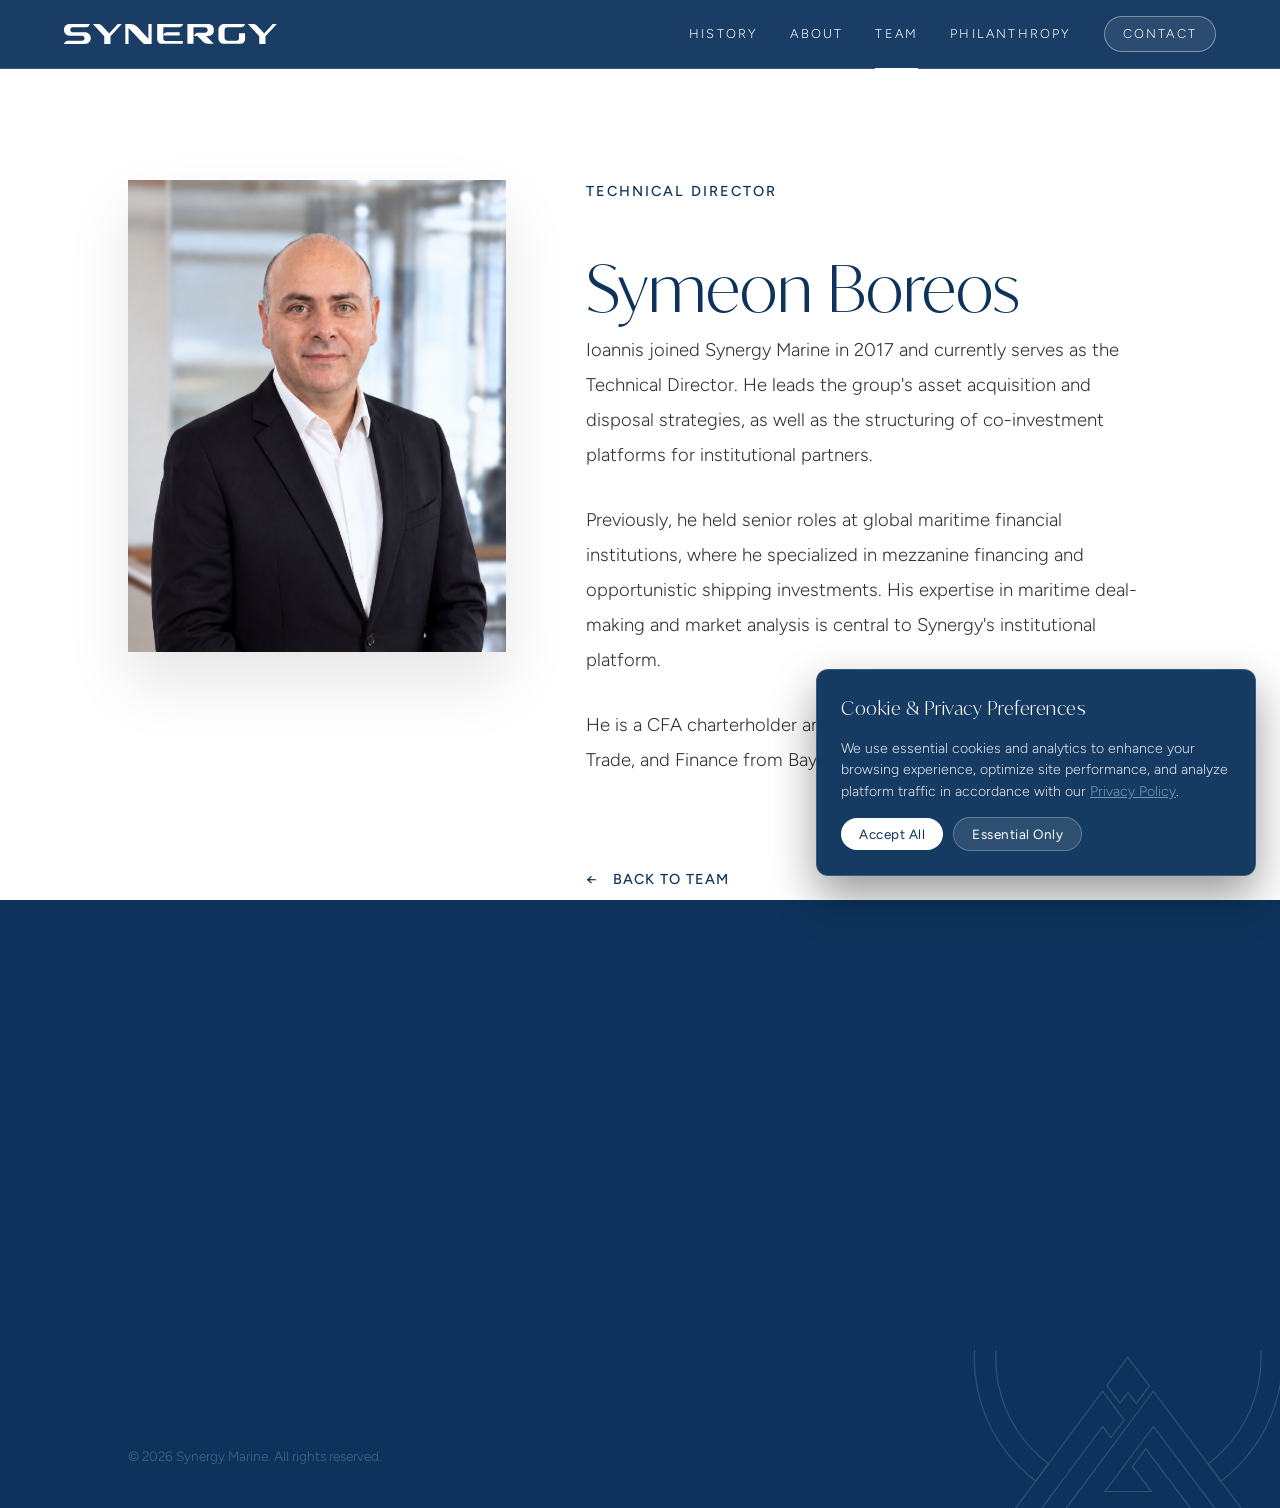
<file: team/symeon-boreos.html>
<!DOCTYPE html>
<html lang="en">
<head>
    <meta charset="UTF-8">
    <meta name="viewport" content="width=device-width, initial-scale=1.0">
    <title>Symeon Boreos | Synergy Marine</title>
    <link rel="stylesheet" href="../style.css?v=20260928_v20">
    <style>
        .bio-section {
            padding: 180px 10% 120px;
            background: #FFFFFF;
        }

        .bio-grid {
            display: grid;
            grid-template-columns: 0.8fr 1.2fr;
            gap: 80px;
            align-items: start;
        }

        .bio-image-wrapper {
            position: sticky;
            top: 150px;
            aspect-ratio: 4/5;
            overflow: hidden;
            box-shadow: 0 30px 60px rgba(0,0,0,0.1);
            background: linear-gradient(110deg, #0d335c 8%, #1b4977 22%, #0d335c 36%);
            background-size: 200% 100%;
            animation: bioImgShimmer 2s linear infinite;
        }

        @keyframes bioImgShimmer {
            0% { background-position: 200% 0; }
            100% { background-position: -200% 0; }
        }

        .bio-image-wrapper img {
            width: 100%;
            height: 100%;
            object-fit: cover;
            opacity: 0;
            transform: scale(1.1);
            filter: blur(4px);
            transition: opacity 1.2s cubic-bezier(0.16, 1, 0.3, 1) 0.3s,
                        transform 1.4s cubic-bezier(0.16, 1, 0.3, 1) 0.3s,
                        filter 1s cubic-bezier(0.16, 1, 0.3, 1);
            will-change: opacity, transform, filter;
        }

        .bio-image-wrapper.active img,
        body.loaded .bio-image-wrapper.reveal.active img,
        body.loaded .bio-image-wrapper img {
            opacity: 1;
            transform: scale(1);
            filter: blur(0);
        }

        .bio-content h1 {
            font-family: 'IvyMode', serif;
            font-size: 4rem;
            color: var(--primary);
            margin-bottom: 10px;
            font-weight: 300;
            line-height: 1.1;
        }

        .bio-role {
            font-size: 0.9rem;
            letter-spacing: 2px;
            text-transform: uppercase;
            color: var(--primary);
            font-weight: 700;
            margin-bottom: 50px;
            display: block;
        }

        .bio-text {
            font-size: 1.15rem;
            line-height: 1.9;
            color: #333;
            font-weight: 300;
        }

        .bio-text p {
            margin-bottom: 30px;
        }

        .back-link {
            display: inline-flex;
            align-items: center;
            gap: 15px;
            text-decoration: none;
            color: var(--primary);
            font-weight: 600;
            margin-top: 60px;
            font-size: 0.9rem;
            text-transform: uppercase;
            letter-spacing: 1px;
            transition: gap 0.3s ease;
        }

        .back-link:hover {
            gap: 25px;
        }

        @media (max-width: 968px) {
            .bio-grid {
                grid-template-columns: 1fr;
                gap: 50px;
            }
            .bio-image-wrapper {
                position: static;
                max-width: 500px;
            }
            .bio-content h1 {
                font-size: 3rem;
            }
        }
    </style>
</head>
<body class="loading"> <div id="preloader"> <div class="preloader-gate-top"></div> <div class="preloader-gate-bottom"></div> <div class="preloader-content">
<svg class="synergy-text-logo" id="Layer_2" data-name="Layer 2" xmlns="http://www.w3.org/2000/svg" viewBox="0 0 612.01 57.51">
  <path fill="#fff" d="M76.96,40.73h0c0,9.27-7.51,16.78-16.77,16.78H0c0-2.13,3.96-9.48,12.92-9.48h38.91c4.02,0,7.29-3.27,7.29-7.29,0-2.01-.82-3.83-2.14-5.15-1.32-1.32-3.14-2.14-5.15-2.14H15.56c-8.59,0-15.56-6.97-15.56-15.56v-2.33C0,6.97,6.97,0,15.56,0h58.58c0,2.08-3.28,9.48-12.98,9.48H25.09c-4,0-7.24,3.24-7.24,7.24h0c0,4,3.24,7.24,7.24,7.24h35.1c9.26,0,16.77,7.51,16.77,16.77Z"/>
  <path fill="#fff" d="M166.27,0l-32.67,35.23v22.28h-17.87v-22.28L83.06,0h14.78c4.34,0,8.48,1.81,11.43,4.99l19.68,21.22.72.78L154.7,0h11.57Z"/>
  <path fill="#fff" d="M612.01,0l-32.67,35.23v22.28h-17.87v-22.28L528.8,0h14.78c4.34,0,8.48,1.81,11.43,4.99l19.68,21.22.72.78,25.03-26.99h11.57Z"/>
  <path fill="#fff" d="M251.98,0v57.51h-18.64c-2.56,0-5.01-1.06-6.78-2.92l-40.96-43.3v46.22h-9.19V0h14.46c7.7,0,15.06,3.17,20.35,8.76l31.56,33.36V0h9.19Z"/>
  <path fill="#fff" d="M332.7,32.89v-9.18h-34.68c-9.17,0-12.44,7.46-12.44,9.18h47.12Z"/>
  <path fill="#fff" d="M292.29,48.74h49.32v8.36h-60.09c-7.43,0-13.46-6.03-13.46-13.46V0h74.64c0,1-3.83,9.18-11.86,9.18h-45.26v32.84c0,3.71,3.01,6.71,6.71,6.71Z"/>
  <path fill="#fff" d="M415.83,34.37h-7.29l22.22,22.72h-16.13c-5.77,0-11.3-2.33-15.35-6.46l-15.9-16.26h-8.95c0-.94,1.59-9.18,12.35-9.18h18.46c2.21,0,4.21-.89,5.66-2.35,1.45-1.44,2.34-3.45,2.34-5.66,0-4.42-3.58-8.01-8.01-8.01h-32.85v47.92h-17.52V0h60.96c8.25,0,14.93,6.68,14.93,14.93v4.52c0,8.24-6.68,14.92-14.93,14.92Z"/>
  <path fill="#fff" d="M461.67,17.49v22.12c0,4.59,3.72,8.3,8.3,8.3h26.88c3.47,0,6.28-2.81,6.28-6.28v-14.68h17.52v17.25c0,7.12-5.77,12.89-12.89,12.89h-47.49c-8.9,0-16.11-7.21-16.11-16.11v-24.87c0-8.9,7.21-16.11,16.11-16.11h60.38s-1.69,9.18-11.74,9.18h-38.93c-4.59,0-8.3,3.72-8.3,8.3Z"/>
</svg>
 </div> </div>
    <nav id="navbar" style="background: rgba(13, 51, 92, 0.95);">
        <a href="../index.html" class="logo"><svg style="height: 20px; display: block;" viewBox="0 0 612.01 57.51">
  <path fill="#fff" d="M76.96,40.73h0c0,9.27-7.51,16.78-16.77,16.78H0c0-2.13,3.96-9.48,12.92-9.48h38.91c4.02,0,7.29-3.27,7.29-7.29,0-2.01-.82-3.83-2.14-5.15-1.32-1.32-3.14-2.14-5.15-2.14H15.56c-8.59,0-15.56-6.97-15.56-15.56v-2.33C0,6.97,6.97,0,15.56,0h58.58c0,2.08-3.28,9.48-12.98,9.48H25.09c-4,0-7.24,3.24-7.24,7.24h0c0,4,3.24,7.24,7.24,7.24h35.1c9.26,0,16.77,7.51,16.77,16.77Z"/>
  <path fill="#fff" d="M166.27,0l-32.67,35.23v22.28h-17.87v-22.28L83.06,0h14.78c4.34,0,8.48,1.81,11.43,4.99l19.68,21.22.72.78L154.7,0h11.57Z"/>
  <path fill="#fff" d="M612.01,0l-32.67,35.23v22.28h-17.87v-22.28L528.8,0h14.78c4.34,0,8.48,1.81,11.43,4.99l19.68,21.22.72.78,25.03-26.99h11.57Z"/>
  <path fill="#fff" d="M251.98,0v57.51h-18.64c-2.56,0-5.01-1.06-6.78-2.92l-40.96-43.3v46.22h-9.19V0h14.46c7.7,0,15.06,3.17,20.35,8.76l31.56,33.36V0h9.19Z"/>
  <path fill="#fff" d="M332.7,32.89v-9.18h-34.68c-9.17,0-12.44,7.46-12.44,9.18h47.12Z"/>
  <path fill="#fff" d="M292.29,48.74h49.32v8.36h-60.09c-7.43,0-13.46-6.03-13.46-13.46V0h74.64c0,1-3.83,9.18-11.86,9.18h-45.26v32.84c0,3.71,3.01,6.71,6.71,6.71Z"/>
  <path fill="#fff" d="M415.83,34.37h-7.29l22.22,22.72h-16.13c-5.77,0-11.3-2.33-15.35-6.46l-15.9-16.26h-8.95c0-.94,1.59-9.18,12.35-9.18h18.46c2.21,0,4.21-.89,5.66-2.35,1.45-1.44,2.34-3.45,2.34-5.66,0-4.42-3.58-8.01-8.01-8.01h-32.85v47.92h-17.52V0h60.96c8.25,0,14.93,6.68,14.93,14.93v4.52c0,8.24-6.68,14.92-14.93,14.92Z"/>
  <path fill="#fff" d="M461.67,17.49v22.12c0,4.59,3.72,8.3,8.3,8.3h26.88c3.47,0,6.28-2.81,6.28-6.28v-14.68h17.52v17.25c0,7.12-5.77,12.89-12.89,12.89h-47.49c-8.9,0-16.11-7.21-16.11-16.11v-24.87c0-8.9,7.21-16.11,16.11-16.11h60.38s-1.69,9.18-11.74,9.18h-38.93c-4.59,0-8.3,3.72-8.3,8.3Z"/>
</svg></a>
        <ul class="nav-links">
            <li><a href="../history.html">History</a></li>
            <li><a href="../about.html">About</a></li>
            <li><a href="../team.html" class="active">Team</a></li>
            <li><a href="../philanthropy.html">Philanthropy</a></li>
            <li><a href="../contact.html">Contact</a></li>
        </ul>
        <div id="menu-toggle" class="menu-toggle" aria-label="Toggle menu">
            <div class="bar"></div>
            <div class="bar"></div>
            <div class="bar"></div>
        </div>
    </nav>

    <!-- Off-Screen Navigation Menu (Thoma Bravo Style) -->
    <div id="nav-overlay" class="off-screen-menu">
        <div class="off-screen-top-bar">
            <a href="../index.html" class="off-screen-logo" aria-label="Synergy Home">
                <svg style="height: 18px; display: block;" viewBox="0 0 612.01 57.51">
                <path fill="#0d2238" d="M76.96,40.73h0c0,9.27-7.51,16.78-16.77,16.78H0c0-2.13,3.96-9.48,12.92-9.48h38.91c4.02,0,7.29-3.27,7.29-7.29,0-2.01-.82-3.83-2.14-5.15-1.32-1.32-3.14-2.14-5.15-2.14H15.56c-8.59,0-15.56-6.97-15.56-15.56v-2.33C0,6.97,6.97,0,15.56,0h58.58c0,2.08-3.28,9.48-12.98,9.48H25.09c-4,0-7.24,3.24-7.24,7.24h0c0,4,3.24,7.24,7.24,7.24h35.1c9.26,0,16.77,7.51,16.77,16.77Z"/>
                <path fill="#0d2238" d="M166.27,0l-32.67,35.23v22.28h-17.87v-22.28L83.06,0h14.78c4.34,0,8.48,1.81,11.43,4.99l19.68,21.22.72.78L154.7,0h11.57Z"/>
                <path fill="#0d2238" d="M612.01,0l-32.67,35.23v22.28h-17.87v-22.28L528.8,0h14.78c4.34,0,8.48,1.81,11.43,4.99l19.68,21.22.72.78,25.03-26.99h11.57Z"/>
                <path fill="#0d2238" d="M251.98,0v57.51h-18.64c-2.56,0-5.01-1.06-6.78-2.92l-40.96-43.3v46.22h-9.19V0h14.46c7.7,0,15.06,3.17,20.35,8.76l31.56,33.36V0h9.19Z"/>
                <path fill="#0d2238" d="M332.7,32.89v-9.18h-34.68c-9.17,0-12.44,7.46-12.44,9.18h47.12Z"/>
                <path fill="#0d2238" d="M292.29,48.74h49.32v8.36h-60.09c-7.43,0-13.46-6.03-13.46-13.46V0h74.64c0,1-3.83,9.18-11.86,9.18h-45.26v32.84c0,3.71,3.01,6.71,6.71,6.71Z"/>
                <path fill="#0d2238" d="M415.83,34.37h-7.29l22.22,22.72h-16.13c-5.77,0-11.3-2.33-15.35-6.46l-15.9-16.26h-8.95c0-.94,1.59-9.18,12.35-9.18h18.46c2.21,0,4.21-.89,5.66-2.35,1.45-1.44,2.34-3.45,2.34-5.66,0-4.42-3.58-8.01-8.01-8.01h-32.85v47.92h-17.52V0h60.96c8.25,0,14.93,6.68,14.93,14.93v4.52c0,8.24-6.68,14.92-14.93,14.92Z"/>
                <path fill="#0d2238" d="M461.67,17.49v22.12c0,4.59,3.72,8.3,8.3,8.3h26.88c3.47,0,6.28-2.81,6.28-6.28v-14.68h17.52v17.25c0,7.12-5.77,12.89-12.89,12.89h-47.49c-8.9,0-16.11-7.21-16.11-16.11v-24.87c0-8.9,7.21-16.11,16.11-16.11h60.38s-1.69,9.18-11.74,9.18h-38.93c-4.59,0-8.3,3.72-8.3,8.3Z"/>
            </svg>
            </a>
            <button id="menu-close" class="off-screen-close" aria-label="Close menu">
                <svg width="24" height="24" viewBox="0 0 24 24" fill="none" stroke="#0d2238" stroke-width="1.8" stroke-linecap="round" stroke-linejoin="round">
                <line x1="18" y1="6" x2="6" y2="18"></line>
                <line x1="6" y1="6" x2="18" y2="18"></line>
            </svg>
            </button>
        </div>

        <div class="off-screen-nav-container">
            <ul class="off-screen-nav-list">
            <li class="off-screen-nav-item">
                <a href="../index.html" class="off-screen-link">
                    <span>Home</span>
                </a>
            </li>
            <li class="off-screen-nav-item">
                <a href="../history.html" class="off-screen-link">
                    <span>History</span>
                </a>
            </li>
            <li class="off-screen-nav-item">
                <a href="../about.html" class="off-screen-link">
                    <span>About</span>
                </a>
            </li>
            <li class="off-screen-nav-item">
                <a href="../team.html" class="off-screen-link active">
                    <span>Team</span>
                </a>
            </li>
            <li class="off-screen-nav-item">
                <a href="../philanthropy.html" class="off-screen-link">
                    <span>Philanthropy</span>
                </a>
            </li>
            <li class="off-screen-nav-item">
                <a href="../contact.html" class="off-screen-link">
                    <span>Contact</span>
                </a>
            </li>
            </ul>
        </div>

        <!-- Figura Watermark at Bottom -->
        <div class="off-screen-watermark" aria-hidden="true">
            <svg class="off-screen-figura-svg" viewBox="0 0 690.7 595.3">
                <polygon points="378.8 345.9 356.2 376.2 342 357.2 328.2 375.6 305.3 345.2 341.6 296.5 378.8 345.9"/>
                <polygon points="542.7 564 497.1 564 471.7 530.2 449.2 500.3 385.7 415.9 372.2 434.1 364.8 444 342.1 474.5 341.9 474.8 305.5 523.6 302.1 528.1 382 528.1 378.7 523.7 349.5 484.9 349.8 484.6 372.5 454.1 417.5 514 440.7 544.9 455.1 564 230 564 244.2 544.9 267.2 514 319.3 444.1 319.3 444.1 342 413.6 349.4 403.7 363.1 385.3 385.6 355 480.1 480.6 502.3 510.2 542.7 564"/>
                <polygon points="335.2 404.5 312.4 435 298.2 416 298.1 415.9 235.4 500.1 213 530.1 187.8 564 142.3 564 182.4 510.2 204.5 480.5 298 355 320.9 385.5 335.2 404.5"/>
                <path d="M608.5,297.4c0,71.1-27.7,137.9-77.9,188.2-8.9,8.9-18.4,17.2-28.3,24.6l-22.2-29.6c8.5-6.4,16.7-13.5,24.4-21.2,43.3-43.3,67.1-100.8,67.1-162s-23.8-118.7-67.1-162c-43.3-43.3-100.8-67.1-162-67.1s-118.7,23.8-162,67.1c-43.3,43.3-67.1,100.8-67.1,162s23.8,118.7,67.1,162c7.6,7.6,15.7,14.6,24.1,21l-22.1,29.7c-9.9-7.5-19.3-15.6-28.2-24.5-50.3-50.3-77.9-117.1-77.9-188.2s27.7-137.9,77.9-188.2c50.3-50.3,117.1-77.9,188.2-77.9s137.9,27.7,188.2,77.9c50.3,50.3,77.9,117.1,77.9,188.2Z"/>
            </svg>
        </div>
    </div>

    <section class="bio-section">
        <div class="bio-grid">
            <div class="bio-image-wrapper reveal">
                <img src="../assets/images/team pictures/Symeon Boreos.png?v=2" alt="Symeon Boreos">
            </div>
            <div class="bio-content reveal">
                <span class="bio-role">Technical Director</span>
                <h1>Symeon Boreos</h1>
                <div class="bio-text">
                    <p>Ioannis joined Synergy Marine in 2017 and currently serves as the Technical Director. He leads the group's asset acquisition and disposal strategies, as well as the structuring of co-investment platforms for institutional partners.</p>
                    <p>Previously, he held senior roles at global maritime financial institutions, where he specialized in mezzanine financing and opportunistic shipping investments. His expertise in maritime deal-making and market analysis is central to Synergy's institutional platform.</p>
                    <p>He is a CFA charterholder and holds a Master's degree in Shipping, Trade, and Finance from Bayes Business School, London.</p>
                </div>
                <a href="../team.html" class="back-link">
                    <span>←</span> Back to Team
                </a>
            </div>
        </div>
    </section>

    <footer class="reveal" style="position: relative; overflow: hidden; padding: 80px 10% 40px; background: var(--primary); color: white;">
    <svg class="footer-figura" viewBox="0 0 690.7 595.3" style="position: absolute; right: -50px; bottom: -50px; width: 400px; height: 400px; opacity: 0.15; z-index: 0; pointer-events: none;">
  <polygon points="378.8 345.9 356.2 376.2 342 357.2 328.2 375.6 305.3 345.2 341.6 296.5 378.8 345.9"/>
  <polygon points="542.7 564 497.1 564 471.7 530.2 449.2 500.3 385.7 415.9 372.2 434.1 364.8 444 342.1 474.5 341.9 474.8 305.5 523.6 302.1 528.1 382 528.1 378.7 523.7 349.5 484.9 349.8 484.6 372.5 454.1 417.5 514 440.7 544.9 455.1 564 230 564 244.2 544.9 267.2 514 319.3 444.1 319.3 444.1 342 413.6 349.4 403.7 363.1 385.3 385.6 355 480.1 480.6 502.3 510.2 542.7 564"/>
  <polygon points="335.2 404.5 312.4 435 298.2 416 298.1 415.9 235.4 500.1 213 530.1 187.8 564 142.3 564 182.4 510.2 204.5 480.5 298 355 320.9 385.5 335.2 404.5"/>
  <path d="M608.5,297.4c0,71.1-27.7,137.9-77.9,188.2-8.9,8.9-18.4,17.2-28.3,24.6l-22.2-29.6c8.5-6.4,16.7-13.5,24.4-21.2,43.3-43.3,67.1-100.8,67.1-162s-23.8-118.7-67.1-162c-43.3-43.3-100.8-67.1-162-67.1s-118.7,23.8-162,67.1c-43.3,43.3-67.1,100.8-67.1,162s23.8,118.7,67.1,162c7.6,7.6,15.7,14.6,24.1,21l-22.1,29.7c-9.9-7.5-19.3-15.6-28.2-24.5-50.3-50.3-77.9-117.1-77.9-188.2s27.7-137.9,77.9-188.2c50.3-50.3,117.1-77.9,188.2-77.9s137.9,27.7,188.2,77.9c50.3,50.3,77.9,117.1,77.9,188.2Z"/>
</svg>
        <div class="footer-content" style="position: relative; z-index: 1; display: flex; justify-content: space-between; padding-bottom: 60px; flex-wrap: wrap; gap: 60px;">
            <div style="flex: 1; min-width: 300px;">
                <a href="../index.html" style="display: inline-block;">
                    <svg style="height: 30px; display: block;" viewBox="0 0 612.01 57.51">
                      <path fill="#fff" d="M76.96,40.73h0c0,9.27-7.51,16.78-16.77,16.78H0c0-2.13,3.96-9.48,12.92-9.48h38.91c4.02,0,7.29-3.27,7.29-7.29,0-2.01-.82-3.83-2.14-5.15-1.32-1.32-3.14-2.14-5.15-2.14H15.56c-8.59,0-15.56-6.97-15.56-15.56v-2.33C0,6.97,6.97,0,15.56,0h58.58c0,2.08-3.28,9.48-12.98,9.48H25.09c-4,0-7.24,3.24-7.24,7.24h0c0,4,3.24,7.24,7.24,7.24h35.1c9.26,0,16.77,7.51,16.77,16.77Z"/>
                      <path fill="#fff" d="M166.27,0l-32.67,35.23v22.28h-17.87v-22.28L83.06,0h14.78c4.34,0,8.48,1.81,11.43,4.99l19.68,21.22.72.78L154.7,0h11.57Z"/>
                      <path fill="#fff" d="M612.01,0l-32.67,35.23v22.28h-17.87v-22.28L528.8,0h14.78c4.34,0,8.48,1.81,11.43,4.99l19.68,21.22.72.78,25.03-26.99h11.57Z"/>
                      <path fill="#fff" d="M251.98,0v57.51h-18.64c-2.56,0-5.01-1.06-6.78-2.92l-40.96-43.3v46.22h-9.19V0h14.46c7.7,0,15.06,3.17,20.35,8.76l31.56,33.36V0h9.19Z"/>
                      <path fill="#fff" d="M332.7,32.89v-9.18h-34.68c-9.17,0-12.44,7.46-12.44,9.18h47.12Z"/>
                      <path fill="#fff" d="M292.29,48.74h49.32v8.36h-60.09c-7.43,0-13.46-6.03-13.46-13.46V0h74.64c0,1-3.83,9.18-11.86,9.18h-45.26v32.84c0,3.71,3.01,6.71,6.71,6.71Z"/>
                      <path fill="#fff" d="M415.83,34.37h-7.29l22.22,22.72h-16.13c-5.77,0-11.3-2.33-15.35-6.46l-15.9-16.26h-8.95c0-.94,1.59-9.18,12.35-9.18h18.46c2.21,0,4.21-.89,5.66-2.35,1.45-1.44,2.34-3.45,2.34-5.66,0-4.42-3.58-8.01-8.01-8.01h-32.85v47.92h-17.52V0h60.96c8.25,0,14.93,6.68,14.93,14.93v4.52c0,8.24-6.68,14.92-14.93,14.92Z"/>
                      <path fill="#fff" d="M461.67,17.49v22.12c0,4.59,3.72,8.3,8.3,8.3h26.88c3.47,0,6.28-2.81,6.28-6.28v-14.68h17.52v17.25c0,7.12-5.77,12.89-12.89,12.89h-47.49c-8.9,0-16.11-7.21-16.11-16.11v-24.87c0-8.9,7.21-16.11,16.11-16.11h60.38s-1.69,9.18-11.74,9.18h-38.93c-4.59,0-8.3,3.72-8.3,8.3Z"/>
                    </svg>
                </a>
            </div>
            
            <div style="display: flex; gap: 80px; flex-wrap: wrap;">
                <div>
                    <h4 style="font-family: 'IvyMode'; font-size: 0.85rem; text-transform: uppercase; letter-spacing: 3px; color: var(--accent); margin-bottom: 25px;">Explore</h4>
                    <ul style="list-style: none; padding: 0; margin: 0; display: flex; flex-direction: column; gap: 15px;">
                        <li><a href="../about.html" style="color: white; text-decoration: none; opacity: 0.6; transition: opacity 0.3s; font-size: 1.05rem; font-weight: 300;" onmouseover="this.style.opacity='1'" onmouseout="this.style.opacity='0.6'">About Us</a></li>
                        <li><a href="../history.html" style="color: white; text-decoration: none; opacity: 0.6; transition: opacity 0.3s; font-size: 1.05rem; font-weight: 300;" onmouseover="this.style.opacity='1'" onmouseout="this.style.opacity='0.6'">Our History</a></li>
                        <li><a href="../team.html" style="color: white; text-decoration: none; opacity: 0.6; transition: opacity 0.3s; font-size: 1.05rem; font-weight: 300;" onmouseover="this.style.opacity='1'" onmouseout="this.style.opacity='0.6'">Our Team</a></li>
                    </ul>
                </div>
                
                <div>
                    <h4 style="font-family: 'IvyMode'; font-size: 0.85rem; text-transform: uppercase; letter-spacing: 3px; color: var(--accent); margin-bottom: 25px;">Contact</h4>
                    <div style="display: flex; flex-direction: column; gap: 15px; opacity: 0.6; font-size: 1.05rem; font-weight: 300;">
                        <p>info@synergy-marine.ch</p>
                        <p>+357 9949 4770</p>
                        <p>16, Leandrou Street, 2328 Nicosia</p>
                        <div style="margin-top: 15px;">
                            <a href="../contact.html" style="color: white; text-decoration: none; padding-bottom: 5px; border-bottom: 1px solid rgba(118, 149, 178, 0.5); transition: border-color 0.3s, opacity 0.3s;" onmouseover="this.style.opacity='1'; this.style.borderColor='var(--accent)';" onmouseout="this.style.opacity='1'; this.style.borderColor='rgba(118, 149, 178, 0.5)';">Get in touch</a>
                        </div>
                    </div>
                </div>
            </div>
        </div><div class="footer-bottom" style="display: flex; justify-content: space-between; align-items: center; padding-top: 40px; font-size: 0.85rem; opacity: 0.6;">
            <p>&copy; 2026 Synergy Marine. All rights reserved.</p>
        </div>
    </footer>

    <script src="../main.js?v=20260928_v13"></script>
</body>
</html>
</file>
<file: style.css>
@font-face {
    font-family: 'IvyMode';
    src: url('assets/ivy-mode-light.ttf') format('truetype');
    font-weight: 300;
    font-style: normal;
}

@font-face {
    font-family: 'Figtree';
    src: url('assets/Figtree-Light.ttf') format('truetype'),
         url('assets/fonts/Figtree/static/Figtree-Light.ttf') format('truetype');
    font-weight: 300;
    font-style: normal;
}

/* Map default 400 to Figtree Light for crisp, elegant body text */
@font-face {
    font-family: 'Figtree';
    src: url('assets/Figtree-Light.ttf') format('truetype'),
         url('assets/fonts/Figtree/static/Figtree-Light.ttf') format('truetype');
    font-weight: 400;
    font-style: normal;
}

@font-face {
    font-family: 'Figtree';
    src: url('assets/Figtree-Regular.ttf') format('truetype'),
         url('assets/fonts/Figtree/static/Figtree-Regular.ttf') format('truetype');
    font-weight: 500;
    font-style: normal;
}

@font-face {
    font-family: 'Figtree';
    src: url('assets/Figtree-Medium.ttf') format('truetype'),
         url('assets/fonts/Figtree/static/Figtree-Medium.ttf') format('truetype');
    font-weight: 600;
    font-style: normal;
}

/* Alias RobotoLocal to Figtree Light for complete backwards compatibility */
@font-face {
    font-family: 'RobotoLocal';
    src: url('assets/Figtree-Light.ttf') format('truetype');
    font-weight: 300;
    font-style: normal;
}

@font-face {
    font-family: 'PaulGrotesk';
    src: url('assets/ivy-mode-light.ttf') format('truetype');
    font-weight: 300;
    font-style: normal;
}

:root {
    --primary: #0d335c;
    --secondary: #7695b2;
    --accent: #FFFFFF;
    --text-light: #F0F4F8;
    --text-dark: #111111;
    --bg-light: #FFFFFF;
    --transition: all 0.4s cubic-bezier(0.16, 1, 0.3, 1);
}

/* Preloader */
#preloader {
    position: fixed;
    top: 0;
    left: 0;
    width: 100%;
    height: 100%;
    z-index: 9999;
    pointer-events: none;
    display: flex;
    flex-direction: column;
    justify-content: space-between;
}

body.loading #preloader {
    pointer-events: auto;
}

.preloader-gate-top,
.preloader-gate-bottom {
    position: absolute;
    left: 0;
    width: 100%;
    height: 50vh;
    background-color: var(--primary);
    transition: transform 1.2s cubic-bezier(0.85, 0, 0.15, 1);
    z-index: 1;
}

.preloader-gate-top {
    top: 0;
    transform-origin: top;
}

.preloader-gate-bottom {
    bottom: 0;
    transform-origin: bottom;
}

.preloader-content {
    position: absolute;
    top: 50%;
    left: 50%;
    transform: translate(-50%, -50%);
    z-index: 2;
    text-align: center;
    transition: opacity 0.5s cubic-bezier(0.85, 0, 0.15, 1);
    width: 300px;
    height: 300px;
}

#preloader-logo {
    width: 240px;
    height: auto;
    position: absolute;
    top: 50%;
    left: 50%;
    transform: translate(-50%, -50%);
    opacity: 1;
    animation: fadeOutLogo 0.5s ease-in forwards;
    animation-delay: 1.8s; /* Disappears after drawing finishes */
}

@keyframes fadeOutLogo {
    to { opacity: 0; transform: translate(-50%, -60%); }
}

.synergy-text-logo {
    width: 200px;
    height: auto;
    position: absolute;
    top: 50%;
    left: 50%;
    transform: translate(-50%, -40%); /* Start slightly lower */
    opacity: 0;
    animation: fadeInText 1s ease-in forwards;
    animation-delay: 2.0s; /* Starts after Figura disappears */
}

@keyframes fadeInText {
    from { opacity: 0; transform: translate(-50%, -40%); }
    to { opacity: 1; transform: translate(-50%, -50%); }
}

#preloader-logo polygon,
#preloader-logo path {
    fill: transparent;
    stroke: rgba(255, 255, 255, 0.9);
    stroke-width: 2;
    stroke-dasharray: 100;
    stroke-dashoffset: 100;
    animation: drawLogo 1.4s cubic-bezier(0.65, 0, 0.35, 1) forwards;
}

#preloader-logo polygon:nth-child(2) {
    animation-delay: 0.15s;
}

#preloader-logo polygon:nth-child(3) {
    animation-delay: 0.3s;
}

#preloader-logo path {
    animation-delay: 0.1s;
}

@keyframes drawLogo {
    0% {
        stroke-dashoffset: 100;
        fill: transparent;
    }
    65% {
        stroke-dashoffset: 0;
        fill: transparent;
    }
    100% {
        stroke-dashoffset: 0;
        fill: rgba(255, 255, 255, 0.95);
    }
}



/* Animations once loaded */
body.loaded .preloader-gate-top {
    transform: translateY(-100%);
}

body.loaded .preloader-gate-bottom {
    transform: translateY(100%);
}

body.loaded .preloader-content {
    opacity: 0;
    pointer-events: none;
}

/* ========================================================
   Standardized Luxury Reveal & Loading System
   ======================================================== */
.reveal {
    opacity: 0;
    transform: translateY(28px);
    transition: opacity 0.85s cubic-bezier(0.16, 1, 0.3, 1),
                transform 0.85s cubic-bezier(0.16, 1, 0.3, 1);
    will-change: opacity, transform;
}

.reveal.active,
.reveal.track-visible {
    opacity: 1;
    transform: translateY(0);
}

.reveal-fade {
    opacity: 0;
    transition: opacity 1s cubic-bezier(0.16, 1, 0.3, 1);
    will-change: opacity;
}

.reveal-fade.active,
.reveal-fade.track-visible {
    opacity: 1;
}

.reveal-slide-down {
    opacity: 0;
    transform: translateY(-40px);
    transition: opacity 0.9s cubic-bezier(0.16, 1, 0.3, 1),
                transform 0.9s cubic-bezier(0.16, 1, 0.3, 1);
    will-change: opacity, transform;
}

.reveal-slide-down.active,
.reveal-slide-down.track-visible {
    opacity: 1;
    transform: translateY(0);
}

/* Staggered Children Animations */
.reveal-stagger > * {
    opacity: 0;
    transform: translateY(22px);
    transition: opacity 0.75s cubic-bezier(0.16, 1, 0.3, 1),
                transform 0.75s cubic-bezier(0.16, 1, 0.3, 1);
    will-change: opacity, transform;
}

.reveal-stagger.active > *:nth-child(1) { transition-delay: 0.1s; opacity: 1; transform: translateY(0); }
.reveal-stagger.active > *:nth-child(2) { transition-delay: 0.22s; opacity: 1; transform: translateY(0); }
.reveal-stagger.active > *:nth-child(3) { transition-delay: 0.34s; opacity: 1; transform: translateY(0); }
.reveal-stagger.active > *:nth-child(4) { transition-delay: 0.46s; opacity: 1; transform: translateY(0); }
.reveal-stagger.active > *:nth-child(5) { transition-delay: 0.58s; opacity: 1; transform: translateY(0); }
.reveal-stagger.active > *:nth-child(6) { transition-delay: 0.70s; opacity: 1; transform: translateY(0); }

/* Operating Track Editorial Styles & Animations */
#operating-track .track-title {
    opacity: 0;
    transform: translateY(24px);
    transition: opacity 0.85s cubic-bezier(0.16, 1, 0.3, 1) 0.2s,
                transform 0.85s cubic-bezier(0.16, 1, 0.3, 1) 0.2s;
}

#operating-track.track-visible .track-title,
#operating-track.active .track-title {
    opacity: 1;
    transform: translateY(0);
}

#operating-track .track-accent-line {
    width: 0;
    height: 2px;
    background: linear-gradient(90deg, var(--secondary) 0%, #2dd4bf 100%);
    margin-bottom: 24px;
    border-radius: 2px;
    transition: width 0.9s cubic-bezier(0.16, 1, 0.3, 1) 0.32s;
}

#operating-track.track-visible .track-accent-line,
#operating-track.active .track-accent-line {
    width: 64px;
}

#operating-track .track-lead-desc {
    opacity: 0;
    transform: translateY(20px);
    transition: opacity 0.85s cubic-bezier(0.16, 1, 0.3, 1) 0.4s,
                transform 0.85s cubic-bezier(0.16, 1, 0.3, 1) 0.4s;
}

#operating-track.track-visible .track-lead-desc,
#operating-track.active .track-lead-desc {
    opacity: 1;
    transform: translateY(0);
}

#operating-track .track-body-narrative {
    opacity: 0;
    transform: translateY(20px);
    transition: opacity 0.85s cubic-bezier(0.16, 1, 0.3, 1) 0.52s,
                transform 0.85s cubic-bezier(0.16, 1, 0.3, 1) 0.52s;
}

#operating-track.track-visible .track-body-narrative,
#operating-track.active .track-body-narrative {
    opacity: 1;
    transform: translateY(0);
}

#operating-track .track-media-img {
    width: 100%;
    height: 100%;
    position: absolute;
    top: 0;
    left: 0;
    transform: scale(1.14);
    filter: brightness(0.9);
    transition: transform 2.2s cubic-bezier(0.16, 1, 0.3, 1),
                filter 1.8s ease;
    will-change: transform, filter;
}

#operating-track.track-visible .track-media-img,
#operating-track.active .track-media-img {
    transform: scale(1.02);
    filter: brightness(1);
    animation: gentleKenBurns 18s ease-in-out infinite alternate 2.2s;
}

* {
    margin: 0;
    padding: 0;
    box-sizing: border-box;
}

body {
    font-family: 'Figtree', sans-serif;
    font-weight: 300;
    color: var(--text-dark);
    background-color: var(--bg-light);
    line-height: 1.6;
    overflow-x: hidden;
}

p {
    font-weight: 300;
}

h1, h2, h3, h4 {
    font-family: 'IvyMode', serif;
    font-weight: 300;
}

/* Glassmorphism Navigation */
nav {
    position: fixed;
    top: 0;
    width: 100%;
    padding: 0 5%;
    display: flex;
    justify-content: space-between;
    align-items: stretch;
    z-index: 1000;
    background: transparent;
    border-bottom: 1px solid rgba(255, 255, 255, 0.15);
    transition: var(--transition);
}

nav.scrolled {
    background: rgba(13, 51, 92, 0.95);
    backdrop-filter: blur(10px);
    border-bottom: 1px solid rgba(255, 255, 255, 0.1);
    padding: 0 5%;
}

.logo {
    display: flex;
    align-items: center;
    padding: 1.5rem 0;
    font-size: 1.5rem;
    color: var(--text-light);
    text-decoration: none;
    letter-spacing: 2px;
    transition: var(--transition);
}

nav.scrolled .logo {
    padding: 1.5rem 0;
}

.nav-links {
    display: flex;
    gap: 2rem;
    list-style: none;
    align-items: stretch;
}

.nav-links li {
    display: flex;
    align-items: stretch;
}

.nav-links a {
    position: relative;
    display: flex;
    align-items: center;
    color: var(--text-light);
    text-decoration: none;
    font-weight: 400;
    font-size: 0.8rem;
    text-transform: uppercase;
    letter-spacing: 2.2px;
    transition: var(--transition);
}

.nav-links a::after {
    content: '';
    position: absolute;
    width: 0;
    height: 1px;
    bottom: -1px;
    left: 0;
    background-color: #FFFFFF;
    transition: width 0.3s ease;
}

.nav-links a:hover {
    color: #FFFFFF;
}

.nav-links a:hover::after, 
.nav-links a.active::after {
    width: 100%;
}

/* Distinctive Contact Button in Navigation */
.nav-links li:last-child {
    display: flex;
    align-items: center;
}

.nav-links a[href*="contact.html"],
.nav-links li:last-child a {
    padding: 7px 18px;
    border: 1px solid rgba(255, 255, 255, 0.4);
    border-radius: 20px;
    background: rgba(255, 255, 255, 0.08);
    backdrop-filter: blur(8px);
    -webkit-backdrop-filter: blur(8px);
    transition: all 0.3s cubic-bezier(0.16, 1, 0.3, 1);
    align-self: center;
}

.nav-links a[href*="contact.html"]::after,
.nav-links li:last-child a::after {
    display: none !important;
}

.nav-links a[href*="contact.html"]:hover,
.nav-links li:last-child a:hover {
    background: #FFFFFF;
    color: var(--primary) !important;
    border-color: #FFFFFF;
    transform: translateY(-1px);
    box-shadow: 0 4px 15px rgba(0, 0, 0, 0.15);
}

.nav-links a[href*="contact.html"].active,
.nav-links li:last-child a.active {
    background: rgba(255, 255, 255, 0.2);
    border-color: #FFFFFF;
    color: #FFFFFF;
}

nav.scrolled .nav-links a[href*="contact.html"],
nav.scrolled .nav-links li:last-child a {
    border-color: rgba(255, 255, 255, 0.45);
    background: rgba(255, 255, 255, 0.12);
}

nav.scrolled .nav-links a[href*="contact.html"]:hover,
nav.scrolled .nav-links li:last-child a:hover {
    background: #FFFFFF;
    color: var(--primary) !important;
}

/* Hero Section */
.hero {
    height: 100vh;
    background: linear-gradient(rgba(13, 51, 92, 0.6), rgba(13, 51, 92, 0.6)), url('assets/hero_co_investment.png');
    background-size: cover;
    background-position: center;
    display: flex;
    flex-direction: column;
    justify-content: center;
    align-items: center;
    text-align: center;
    color: var(--text-light);
    padding: 0 10%;
}

.hero h1 {
    font-size: 4.5rem;
    margin-bottom: 1.5rem;
    opacity: 0;
    transform: translateY(30px);
    animation: fadeInUp 1s forwards 0.5s;
}

.hero p {
    font-size: 1.25rem;
    max-width: 700px;
    margin-bottom: 2.5rem;
    opacity: 0;
    transform: translateY(30px);
    animation: fadeInUp 1s forwards 0.7s;
}

.btn {
    display: inline-flex;
    align-items: center;
    gap: 8px;
    padding: 6px 0 8px 0;
    background-color: transparent !important;
    background: transparent !important;
    color: var(--primary);
    border: none !important;
    border-bottom: 1.5px solid var(--primary) !important;
    text-decoration: none;
    font-weight: 500;
    border-radius: 0 !important;
    transition: all 0.3s cubic-bezier(0.16, 1, 0.3, 1);
    text-transform: uppercase;
    letter-spacing: 2px;
    font-size: 0.85rem;
    cursor: pointer;
    box-shadow: none !important;
    width: auto;
}

.btn:hover {
    background-color: transparent !important;
    background: transparent !important;
    color: var(--secondary) !important;
    border-bottom-color: var(--secondary) !important;
    transform: translateY(-2px);
    box-shadow: none !important;
}

.btn-light {
    color: #ffffff !important;
    border-bottom-color: rgba(255, 255, 255, 0.6) !important;
}

.btn-light:hover {
    background-color: transparent !important;
    color: #ffffff !important;
    border-bottom-color: #ffffff !important;
    opacity: 0.85;
}

.btn-accent {
    color: #ffffff !important;
    border-bottom-color: rgba(255, 255, 255, 0.6) !important;
}

.btn-accent:hover {
    background-color: transparent !important;
    color: #ffffff !important;
    border-bottom-color: #ffffff !important;
    opacity: 0.85;
}

.btn-primary {
    color: var(--primary) !important;
    border-bottom-color: var(--primary) !important;
}

.btn-primary:hover {
    background-color: transparent !important;
    color: var(--secondary) !important;
    border-bottom-color: var(--secondary) !important;
}

/* Sections */
section {
    padding: 100px 10%;
}

.section-title {
    text-align: center;
    margin-bottom: 60px;
}

.section-title h2 {
    font-size: 2.5rem;
    color: var(--primary);
    position: relative;
    display: inline-block;
    padding-bottom: 15px;
}

.section-title h2::after {
    content: '';
    position: absolute;
    bottom: 0;
    left: 50%;
    transform: translateX(-50%);
    width: 60px;
    height: 4px;
    background-color: var(--secondary);
}

/* Cards */
.grid {
    display: grid;
    grid-template-columns: repeat(auto-fit, minmax(300px, 1fr));
    gap: 30px;
}

.card {
    background: var(--bg-light);
    padding: 40px;
    border-radius: 12px;
    box-shadow: 0 10px 30px rgba(0,0,0,0.05);
    transition: var(--transition);
    border-top: 5px solid transparent;
}

.card:hover {
    transform: translateY(-10px);
    border-top-color: var(--secondary);
    box-shadow: 0 20px 40px rgba(0,0,0,0.1);
}

.card h3 {
    margin-bottom: 15px;
    color: var(--primary);
}

/* Animations */
@keyframes fadeInUp {
    to {
        opacity: 1;
        transform: translateY(0);
    }
}

.reveal {
    opacity: 0;
    transform: translateY(30px);
    transition: var(--transition);
}

.reveal.active {
    opacity: 1;
    transform: translateY(0);
}

/* Footer */
footer {
    background-color: var(--primary);
    color: var(--text-light);
    padding: 60px 10% 20px;
}

.footer-content {
    display: grid;
    grid-template-columns: repeat(auto-fit, minmax(200px, 1fr));
    gap: 40px;
    margin-bottom: 40px;
}

.footer-bottom {
    text-align: center;
    padding-top: 20px;
    font-size: 0.8rem;
    opacity: 0.6;
}

/* Form */
.contact-form {
    max-width: 600px;
    margin: 0 auto;
}

.form-group {
    margin-bottom: 20px;
}

.form-group label {
    display: block;
    margin-bottom: 8px;
    font-weight: 600;
}

.form-group input, .form-group textarea {
    width: 100%;
    padding: 12px;
    border: 1px solid #ddd;
    border-radius: 4px;
    font-family: inherit;
}

.form-group textarea {
    height: 150px;
}

/* Circular Stats Section */
.stats-section-circular {
    background-color: var(--bg-frost);
    padding: 80px 10%;
}

.stats-grid-circular {
    display: flex;
    justify-content: space-around;
    align-items: center;
    gap: 40px;
    flex-wrap: wrap;
}

.stat-circle-container {
    display: flex;
    justify-content: center;
    align-items: center;
}

.stat-circle-element {
    width: 280px;
    height: 280px;
    border-radius: 50%;
    border: 1px solid rgba(13, 51, 92, 0.15);
    border-left-color: transparent;
    border-right-color: transparent;
    display: flex;
    flex-direction: column;
    align-items: center;
    justify-content: center;
    text-align: center;
    padding: 30px;
    background: radial-gradient(circle at center, rgba(27, 160, 152, 0.04) 0%, transparent 85%);
    transition: var(--transition);
}

.stat-circle-element:hover {
    transform: translateY(-5px);
    border-top-color: var(--secondary);
    border-bottom-color: var(--secondary);
    box-shadow: 0 15px 35px rgba(27, 160, 152, 0.08);
}

.stat-circle-number {
    font-family: 'IvyMode', serif;
    font-size: 3.8rem;
    font-weight: 300;
    color: #1A365D; /* Elegant steel blue */
    line-height: 1.1;
    margin-bottom: 8px;
    letter-spacing: -1px;
}

.stat-circle-label {
    font-family: 'Figtree', sans-serif;
    font-size: 0.95rem;
    font-weight: 400;
    color: var(--text-dark);
    line-height: 1.4;
    letter-spacing: 0.5px;
    text-transform: lowercase;
}

/* Custom Homepage Navigation */
nav.home-nav {
    background: transparent;
    border-bottom: 1px solid rgba(255, 255, 255, 0.15);
    backdrop-filter: none;
    padding: 0 5% !important;
}

nav.home-nav.scrolled {
    background: rgba(13, 51, 92, 0.98) !important;
    border-bottom: 1px solid rgba(255, 255, 255, 0.1) !important;
    backdrop-filter: blur(10px) !important;
    padding: 0 5% !important;
}

/* Integrated Intro Stats (Home Page) */
.intro-stats-container {
    display: grid;
    grid-template-columns: repeat(3, 1fr);
    gap: 40px;
    margin-top: 70px;
    padding-top: 60px;
    border-top: 1px solid rgba(13, 51, 92, 0.1);
    position: relative;
}

.intro-stat-card {
    padding: 20px 25px;
    text-align: center;
    position: relative;
    transition: transform 0.4s ease;
}

.intro-stat-card:hover {
    transform: translateY(-4px);
}

.intro-stat-card:not(:last-child)::after {
    content: '';
    position: absolute;
    right: -20px;
    top: 20%;
    height: 60%;
    width: 1px;
    background: rgba(13, 51, 92, 0.1);
}

.intro-stat-number {
    font-family: 'IvyMode', serif;
    font-size: clamp(3.2rem, 5.2vw, 4.5rem);
    color: var(--primary);
    font-weight: 300;
    line-height: 1;
    margin-bottom: 12px;
    letter-spacing: -1px;
}

.intro-stat-number .stat-plus {
    color: var(--accent);
    font-weight: 300;
    font-size: 0.85em;
    margin-left: 2px;
}

.intro-stat-number .stat-currency {
    font-size: 0.72em;
    vertical-align: baseline;
    font-weight: 300;
    margin-right: 2px;
}

.intro-stat-label {
    font-family: 'IvyMode', serif;
    font-size: 1.15rem;
    color: var(--primary);
    font-weight: 600;
    letter-spacing: 1.5px;
    text-transform: uppercase;
    margin-bottom: 12px;
}

.intro-stat-sub {
    font-family: 'Figtree', sans-serif;
    font-size: 0.98rem;
    color: var(--text-dark);
    opacity: 0.75;
    line-height: 1.6;
    font-weight: 300;
    margin: 0 auto;
    max-width: 320px;
}

@media (max-width: 850px) {
    .intro-stats-container {
        grid-template-columns: 1fr;
        gap: 40px;
        margin-top: 50px;
        padding-top: 40px;
    }
    .intro-stat-card:not(:last-child)::after {
        display: none;
    }
    .intro-stat-card {
        border-bottom: 1px solid rgba(13, 51, 92, 0.08);
        padding-bottom: 35px;
    }
    .intro-stat-card:last-child {
        border-bottom: none;
        padding-bottom: 10px;
    }
}

/* Horizontal Accordion Stats */
.accordion-stats {
    display: flex;
    width: 100%;
    height: 100vh;
    min-height: 500px;
    background: transparent;
}

.accordion-item {
    flex: 1;
    position: relative;
    background-size: cover;
    background-position: center;
    overflow: hidden;
    cursor: pointer;
    transition: flex 0.8s cubic-bezier(0.16, 1, 0.3, 1);
    border-right: 1px solid rgba(255,255,255,0.1);
}

.accordion-item:last-child {
    border-right: none;
}

.accordion-item.active {
    flex: 4;
}

/* Collapsed Vertical Title */
.accordion-vertical-title {
    position: absolute;
    top: 50%;
    left: 50%;
    transform: translate(-50%, -50%) rotate(-90deg);
    transform-origin: center center;
    color: white;
    font-family: 'IvyMode', serif;
    font-size: 1.35rem;
    font-weight: 300;
    white-space: nowrap;
    opacity: 0.9;
    transition: opacity 0.4s ease, transform 0.4s ease;
    letter-spacing: 2px;
}

.accordion-item.active .accordion-vertical-title {
    opacity: 0;
    pointer-events: none;
}

/* Expanded Content */
.accordion-content {
    position: absolute;
    bottom: 60px;
    left: 60px;
    color: white;
    opacity: 0;
    transform: translateY(20px);
    transition: all 0.6s cubic-bezier(0.16, 1, 0.3, 1);
    max-width: 400px;
}

.accordion-item.active .accordion-content {
    opacity: 1;
    transform: translateY(0);
    transition-delay: 0.4s;
}

.accordion-content .stat-number {
    font-family: 'IvyMode', serif;
    font-weight: 300;
    font-size: 4.2rem;
    line-height: 1.05;
    margin-bottom: 0.35rem;
    letter-spacing: -1px;
}

.accordion-content .stat-description {
    font-family: 'Figtree', sans-serif;
    font-size: 1.2rem;
    font-weight: 300;
    line-height: 1.4;
    text-transform: uppercase;
    letter-spacing: 1px;
    margin: 0;
}

@media (max-width: 768px) {
    .accordion-stats {
        flex-direction: column;
        height: 100vh;
    }
    .accordion-item {
        border-right: none;
        border-bottom: 1px solid rgba(255,255,255,0.1);
    }
    .accordion-vertical-title {
        bottom: auto;
        top: 50%;
        left: 30px;
        transform: translateY(-50%);
        font-size: 1.2rem;
    }
    .accordion-content {
        left: 30px;
        bottom: 30px;
    }
    .accordion-content .stat-number {
        font-size: 3.2rem;
    }
}

/* Off-screen Menu Coordinate Hover Effect */
.nav-coord-item .nav-main-link:hover {
    color: rgba(255,255,255,0.7) !important;
}

.coord-crosshair {
    position: absolute;
    top: 50%;
    left: 50%;
    width: 800px;
    height: 120px;
    transform: translate(-50%, -50%);
    pointer-events: none;
    opacity: 0;
    transition: opacity 0.3s ease;
    z-index: 1;
}

.nav-coord-item:hover .coord-crosshair {
    opacity: 1;
}

.coord-x, .coord-y {
    position: absolute;
    background: rgba(255, 255, 255, 0.15);
}

.coord-x {
    top: 50%;
    left: 50%;
    width: 0%;
    height: 1px;
    transform: translate(-50%, -50%);
    transition: width 0.6s cubic-bezier(0.16, 1, 0.3, 1);
}

.coord-y {
    left: 50%;
    top: 50%;
    height: 0%;
    width: 1px;
    transform: translate(-50%, -50%);
    transition: height 0.6s cubic-bezier(0.16, 1, 0.3, 1) 0.2s;
}

.nav-coord-item:hover .coord-x {
    width: 100%;
}

.nav-coord-item:hover .coord-y {
    height: 100%;
}

.coord-text {
    position: absolute;
    bottom: 20%;
    right: 20px;
    font-family: 'Figtree', monospace;
    font-size: 0.8rem;
    letter-spacing: 2px;
    color: rgba(255,255,255,0.5);
    white-space: nowrap;
    opacity: 0;
    transform: translateX(-20px);
    transition: all 0.4s cubic-bezier(0.16, 1, 0.3, 1) 0.3s;
}

.nav-coord-item:hover .coord-text {
    opacity: 1;
    transform: translateX(0);
}

/* ==========================================================================
   FOOTER STYLES
   ========================================================================== */
.site-footer {
  position: relative;
  overflow: hidden;
  padding: 6rem 5% 3rem;
  background-color: var(--primary); /* Revert to original brand color */
  color: #ffffff;
  z-index: 10;
}

.footer-figura {
  position: absolute;
  right: -50px;
  bottom: -50px;
  width: 500px;
  height: 500px;
  opacity: 0.06;
  z-index: 0;
  pointer-events: none;
  animation: floatDrift 30s ease-in-out infinite alternate;
}

.footer-figura polygon,
.footer-figura path {
  fill: transparent !important;
  stroke: #ffffff;
  stroke-width: 2px;
}

@keyframes floatDrift {
  0% { transform: translate(0, 0); }
  100% { transform: translate(-30px, -20px); }
}

.footer-container {
  position: relative;
  z-index: 1;
  max-width: 1440px; /* Ultrawide optimization */
  margin: 0 auto;
}

.footer-grid {
  display: grid;
  grid-template-columns: 2fr 1fr 1fr;
  gap: 4rem;
  padding-bottom: 5rem;
  border-bottom: 1px solid rgba(255, 255, 255, 0.1);
}

@media (max-width: 1024px) {
  .footer-grid {
    grid-template-columns: 1fr 1fr;
  }
}

@media (max-width: 768px) {
  .footer-grid {
    grid-template-columns: 1fr;
    gap: 3rem;
  }
  .site-footer {
    padding: 4rem 5% 2rem;
  }
}

.footer-logo-link {
  display: inline-block;
  margin-bottom: 1.5rem;
}

.footer-logo-svg {
  height: clamp(18px, 2vw, 24px);
  display: block;
}

.footer-heading {
  font-family: 'IvyMode', var(--font-display);
  font-size: clamp(0.75rem, 1.5vw, 0.9rem);
  text-transform: uppercase;
  letter-spacing: 0.2em;
  color: var(--accent);
  margin-bottom: 1.5rem;
}

.footer-links {
  list-style: none;
  padding: 0;
  margin: 0;
  display: flex;
  flex-direction: column;
  gap: 1rem;
}

.footer-link {
  color: rgba(255, 255, 255, 0.6);
  text-decoration: none;
  font-size: clamp(1rem, 1.2vw, 1.15rem);
  font-weight: 300;
  transition: color 0.3s ease, transform 0.3s ease;
  display: inline-block;
}

.footer-link:hover {
  color: #ffffff;
  transform: translateX(5px);
}

.footer-contact-info {
  display: flex;
  flex-direction: column;
  gap: 1rem;
  color: rgba(255, 255, 255, 0.6);
  font-size: clamp(1rem, 1.2vw, 1.15rem);
  font-weight: 300;
}

.footer-contact-info p {
  margin: 0;
}

.footer-action {
  margin-top: 1rem;
}

.footer-action-link {
  color: #ffffff;
  text-decoration: none;
  padding-bottom: 0.4rem;
  border-bottom: 1px solid rgba(255, 255, 255, 0.3);
  transition: border-color 0.3s ease, color 0.3s ease;
  font-weight: 400;
}

.footer-action-link:hover {
  border-color: var(--accent);
  color: var(--accent);
}

.footer-bottom {
  display: flex;
  justify-content: space-between;
  align-items: center;
  padding-top: 2rem;
  font-size: clamp(0.8rem, 1vw, 0.9rem);
  color: rgba(255, 255, 255, 0.4);
  flex-wrap: wrap;
  gap: 1rem;
}

.footer-legal-links {
  display: flex;
  gap: 2rem;
}

.footer-legal-link {
  color: rgba(255, 255, 255, 0.4);
  text-decoration: none;
  transition: color 0.3s ease;
}

.footer-legal-link:hover {
  color: #ffffff;
}

/* Luxury Footer Staggered Reveal Animation */
.footer-container {
  opacity: 0;
  transform: translateY(28px);
  transition: opacity 0.85s cubic-bezier(0.16, 1, 0.3, 1), transform 0.85s cubic-bezier(0.16, 1, 0.3, 1);
  will-change: opacity, transform;
}

.footer-container.active,
footer.active .footer-container,
footer.footer-visible .footer-container {
  opacity: 1;
  transform: translateY(0);
}

.footer-reveal-col {
  opacity: 0;
  transform: translateY(22px);
  transition: opacity 0.75s cubic-bezier(0.16, 1, 0.3, 1), transform 0.75s cubic-bezier(0.16, 1, 0.3, 1);
  will-change: opacity, transform;
}

.footer-container.active .footer-reveal-col:nth-child(1),
footer.active .footer-reveal-col:nth-child(1) {
  opacity: 1;
  transform: translateY(0);
  transition-delay: 0.1s;
}

.footer-container.active .footer-reveal-col:nth-child(2),
footer.active .footer-reveal-col:nth-child(2) {
  opacity: 1;
  transform: translateY(0);
  transition-delay: 0.22s;
}

.footer-container.active .footer-reveal-col:nth-child(3),
footer.active .footer-reveal-col:nth-child(3) {
  opacity: 1;
  transform: translateY(0);
  transition-delay: 0.34s;
}

.footer-container.active .footer-bottom,
footer.active .footer-bottom {
  opacity: 1;
  transform: translateY(0);
  transition-delay: 0.46s;
}

.footer-figura {
  opacity: 0;
  transform: scale(0.94);
  transition: opacity 1.2s cubic-bezier(0.16, 1, 0.3, 1) 0.1s, transform 1.2s cubic-bezier(0.16, 1, 0.3, 1) 0.1s;
}

footer.active .footer-figura,
.footer-container.active ~ .footer-figura {
  opacity: 0.035;
  transform: scale(1);
}

/* Modern Scroll Track Layout */
.modern-scroll-track {
    display: flex;
    position: relative;
    width: 100%;
    background: #ffffff;
}

.sticky-images {
    position: sticky;
    top: 0;
    width: 50vw;
    height: 100vh;
    overflow: hidden;
}

.sticky-img-layer {
    position: absolute;
    top: 0;
    left: 0;
    width: 100%;
    height: 100%;
    background-position: center;
    background-size: cover;
    opacity: 0;
    transition: opacity 0.8s ease-in-out;
}

.sticky-img-layer.active {
    opacity: 1;
}

.image-overlay-gradient {
    position: absolute;
    top: 0;
    left: 0;
    width: 100%;
    height: 100%;
    background: linear-gradient(to right, rgba(0,0,0,0.1), rgba(0,0,0,0.5));
    pointer-events: none;
}

.scrolling-content {
    width: 50vw;
    display: flex;
    flex-direction: column;
    padding: 100vh 10% 100vh 8%;
}

.scroll-text-block {
    min-height: 100vh;
    display: flex;
    flex-direction: column;
    justify-content: center;
    opacity: 0.3;
    transform: translateY(20px);
    transition: all 0.6s cubic-bezier(0.16, 1, 0.3, 1);
}

.scroll-text-block.active {
    opacity: 1;
    transform: translateY(0);
}

.scroll-title {
    font-family: 'IvyMode', serif;
    font-size: 3rem;
    color: var(--primary);
    margin-bottom: 20px;
    font-weight: 300;
}

.scroll-divider {
    width: 60px;
    height: 2px;
    background: var(--accent);
    margin-bottom: 30px;
}

.scroll-desc {
    font-family: 'Figtree', sans-serif;
    font-size: 1.4rem;
    line-height: 1.6;
    color: var(--text-dark);
    font-weight: 300;
}

/* ==========================================================================
   HERO CURTAIN LAYOUT
   ========================================================================== */

.hero-container {
  position: relative;
  width: 100%;
  height: 100vh;
  overflow: hidden;
  background: #000;
  display: flex;
  align-items: center;
  justify-content: center;
}

.hero-bg {
  position: absolute;
  top: 0;
  left: 0;
  width: 100%;
  height: 100%;
  z-index: 1;
}

/* Hero Blue Overlay */
/* Base Curtain Styles */
.hero-curtain {
  position: absolute;
  top: 0;
  height: 100%;
  background: rgba(13, 51, 92, 0.65);
  z-index: 2;
  transition: transform 1.5s cubic-bezier(0.16, 1, 0.3, 1);
  backdrop-filter: blur(2px);
  -webkit-backdrop-filter: blur(2px);
  display: block;
}

/* Left Curtain: angled top-left to bottom-right */
.curtain-left {
  left: 0;
  width: 100%;
  clip-path: polygon(0 0, 22% 0, 39% 100%, 0 100%);
  transform: translateX(-100%);
}

/* Right Curtain: parallel to left edge */
.curtain-right {
  left: 0;
  width: 100%;
  clip-path: polygon(47% 0, 100% 0, 100% 100%, 70% 100%);
  transform: translateX(100%);
}

/* When active, slide them in */
.hero-container.active .curtain-left {
  transform: translateX(0);
}

.hero-container.active .curtain-right {
  transform: translateX(0);
}

.hero-overlay {
  display: none;
}

/* Hero Content */
.hero-content {
  position: relative;
  z-index: 10;
  text-align: left;
  color: white;
  opacity: 0;
  transform: translateY(20px);
  transition: opacity 1s ease 1s, transform 1s ease 1s;
  margin-right: auto;
  margin-left: 9%;
  max-width: 850px;
}

.hero-container.active .hero-content {
  opacity: 1;
  transform: translateY(0);
}

.hero-content h1 {
  font-family: "IvyMode", serif;
  font-size: clamp(3rem, 5vw, 5.5rem);
  font-weight: 300;
  line-height: 1.15;
  margin-bottom: 0;
  letter-spacing: -1px;
  text-shadow: 0 4px 20px rgba(0,0,0,0.4);
}

/* Indicators */
.hero-scroll-indicator {
  position: absolute;
  bottom: 60px;
  right: 5%;
  left: auto;
  z-index: 10;
  display: flex;
  align-items: center;
  justify-content: center;
  width: 54px;
  height: 54px;
  border: 1.5px solid rgba(255, 255, 255, 0.75);
  background: rgba(13, 51, 92, 0.45);
  backdrop-filter: blur(12px);
  -webkit-backdrop-filter: blur(12px);
  border-radius: 50%;
  cursor: pointer;
  color: #FFFFFF;
  box-shadow: 0 4px 20px rgba(0, 0, 0, 0.35);
  transition: all 0.35s cubic-bezier(0.16, 1, 0.3, 1);
  opacity: 0;
}

.hero-scroll-indicator svg {
  display: block;
  transition: transform 0.3s ease;
}

.hero-scroll-indicator:hover {
  background: rgba(255, 255, 255, 0.25);
  border-color: #FFFFFF;
  transform: translateY(4px);
  box-shadow: 0 8px 25px rgba(255, 255, 255, 0.3);
}

.hero-scroll-indicator:hover svg {
  transform: translateY(2px);
}

.hero-badge {
  position: absolute;
  bottom: 60px;
  right: 5%;
  z-index: 10;
  text-align: right;
  line-height: 1.25;
  opacity: 0;
}

.hero-badge .badge-accent {
  font-family: "IvyMode";
  font-size: 1.8rem;
  color: var(--accent);
  letter-spacing: 0.5px;
  text-shadow: 0 2px 10px rgba(0,0,0,0.2);
}

.hero-badge .badge-text {
  font-family: 'Figtree';
  font-size: 1.5rem;
  font-weight: 300;
  color: white;
  letter-spacing: 1px;
  text-shadow: 0 2px 10px rgba(0,0,0,0.2);
}

.hero-container.active .hero-scroll-indicator,
.hero-container.active .hero-badge {
  animation: fadeInUp 1s forwards 1.2s;
}


/* ==========================================================================
   MOBILE NAVIGATION & RESPONSIVE DESIGN ENHANCEMENTS
   ========================================================================== */

#menu-toggle,
.menu-toggle {
    width: 32px !important;
    height: 32px !important;
    background: transparent !important;
    border-radius: 0 !important;
    box-shadow: none !important;
    border: none !important;
    display: none;
    flex-direction: column;
    align-items: center;
    justify-content: center;
    cursor: pointer;
    gap: 5px;
    padding: 0 !important;
    transition: opacity 0.2s ease;
    z-index: 1001;
    outline: none;
    -webkit-tap-highlight-color: transparent;
    flex-shrink: 0;
}

#menu-toggle .bar,
.menu-toggle .bar,
#menu-toggle div,
.menu-toggle div {
    width: 22px !important;
    height: 1px !important;
    background: #FFFFFF !important;
    border-radius: 0 !important;
    transition: opacity 0.2s ease;
}

#menu-toggle .bar,
.menu-toggle .bar,
#menu-toggle div,
.menu-toggle div {
    width: 22px !important;
    height: 1px !important;
    background: #FFFFFF !important;
    border-radius: 0 !important;
    transition: transform 0.25s cubic-bezier(0.16, 1, 0.3, 1), width 0.25s cubic-bezier(0.16, 1, 0.3, 1), opacity 0.2s ease !important;
}

#menu-toggle:hover,
.menu-toggle:hover {
    transform: none !important;
    box-shadow: none !important;
    opacity: 0.95;
}

#menu-toggle:hover .bar:nth-child(1),
.menu-toggle:hover .bar:nth-child(1) {
    transform: translateY(-1.5px) !important;
    width: 17px !important;
}

#menu-toggle:hover .bar:nth-child(2),
.menu-toggle:hover .bar:nth-child(2) {
    width: 23px !important;
}

#menu-toggle:hover .bar:nth-child(3),
.menu-toggle:hover .bar:nth-child(3) {
    transform: translateY(1.5px) !important;
    width: 17px !important;
}

/* nav.home-nav #menu-toggle removed on desktop */

/* ==========================================================================
   OFF-SCREEN NAVIGATION MENU (THOMA BRAVO LUXURY STYLE)
   ========================================================================== */
#nav-overlay.off-screen-menu,
#nav-overlay {
    position: fixed;
    top: 0;
    left: 0;
    width: 100vw;
    height: 100vh;
    height: 100dvh;
    background-color: #c7c4be;
    z-index: 99999;
    display: flex;
    flex-direction: column;
    justify-content: flex-start;
    align-items: stretch;
    opacity: 0;
    visibility: hidden;
    pointer-events: none;
    transform: translateY(-8px);
    transition: opacity 0.35s cubic-bezier(0.16, 1, 0.3, 1), 
                transform 0.35s cubic-bezier(0.16, 1, 0.3, 1),
                visibility 0.35s;
    overflow-y: auto;
    overflow-x: hidden;
    padding: 0;
    margin: 0;
    box-sizing: border-box;
}

#nav-overlay.active {
    opacity: 1 !important;
    visibility: visible !important;
    pointer-events: auto !important;
    transform: translateY(0) !important;
}

.off-screen-top-bar {
    display: flex;
    justify-content: space-between;
    align-items: center;
    padding: 24px 7%;
    width: 100%;
    box-sizing: border-box;
    position: relative;
    z-index: 10;
}

.off-screen-logo {
    display: flex;
    align-items: center;
    text-decoration: none;
}

.off-screen-close,
#menu-close {
    background: transparent !important;
    border: none !important;
    border-radius: 0 !important;
    box-shadow: none !important;
    backdrop-filter: none !important;
    -webkit-backdrop-filter: none !important;
    cursor: pointer;
    padding: 6px !important;
    display: flex;
    align-items: center;
    justify-content: center;
    color: #0d2238;
    transition: transform 0.25s ease, opacity 0.2s ease;
    -webkit-tap-highlight-color: transparent;
    position: static !important;
    width: auto !important;
    height: auto !important;
}

.off-screen-close svg,
#menu-close svg {
    stroke: #0d2238 !important;
    fill: none !important;
    transition: transform 0.25s ease;
}

.off-screen-close:hover,
#menu-close:hover {
    transform: rotate(90deg) !important;
    opacity: 0.75;
    background: transparent !important;
}

.off-screen-nav-container {
    position: relative;
    z-index: 5;
    width: 100%;
    margin-top: 10px;
}

.off-screen-nav-list {
    list-style: none;
    padding: 0;
    margin: 0;
    width: 100%;
    display: flex;
    flex-direction: column;
}

.off-screen-nav-item {
    width: 100%;
    border-top: 1px solid rgba(13, 34, 56, 0.12);
    opacity: 0;
    transform: translateY(12px);
    transition: opacity 0.35s cubic-bezier(0.16, 1, 0.3, 1), transform 0.35s cubic-bezier(0.16, 1, 0.3, 1);
}

.off-screen-nav-item:last-child {
    border-bottom: 1px solid rgba(13, 34, 56, 0.12);
}

#nav-overlay.active .off-screen-nav-item:nth-child(1) { transition-delay: 0.05s; opacity: 1; transform: translateY(0); }
#nav-overlay.active .off-screen-nav-item:nth-child(2) { transition-delay: 0.10s; opacity: 1; transform: translateY(0); }
#nav-overlay.active .off-screen-nav-item:nth-child(3) { transition-delay: 0.15s; opacity: 1; transform: translateY(0); }
#nav-overlay.active .off-screen-nav-item:nth-child(4) { transition-delay: 0.20s; opacity: 1; transform: translateY(0); }
#nav-overlay.active .off-screen-nav-item:nth-child(5) { transition-delay: 0.25s; opacity: 1; transform: translateY(0); }
#nav-overlay.active .off-screen-nav-item:nth-child(6) { transition-delay: 0.30s; opacity: 1; transform: translateY(0); }

.off-screen-link {
    display: flex;
    justify-content: space-between;
    align-items: center;
    padding: 22px 7%;
    font-family: 'Figtree', -apple-system, BlinkMacSystemFont, sans-serif;
    font-size: 1.05rem;
    font-weight: 700;
    text-transform: uppercase;
    letter-spacing: 2.2px;
    color: #0d2238;
    text-decoration: none;
    transition: background-color 0.2s ease, color 0.2s ease;
    box-sizing: border-box;
    -webkit-tap-highlight-color: transparent;
}

.off-screen-link {
    display: flex;
    justify-content: space-between;
    align-items: center;
    padding: 22px 7%;
    font-family: 'Figtree', -apple-system, BlinkMacSystemFont, sans-serif;
    font-size: 1.05rem;
    font-weight: 700;
    text-transform: uppercase;
    letter-spacing: 2.2px;
    color: #0d2238;
    text-decoration: none;
    transition: padding-left 0.25s cubic-bezier(0.16, 1, 0.3, 1), background-color 0.2s ease, color 0.2s ease !important;
    box-sizing: border-box;
    -webkit-tap-highlight-color: transparent;
}

.off-screen-link:hover,
.off-screen-link:active {
    background-color: rgba(13, 34, 56, 0.04);
    padding-left: calc(7% + 8px) !important;
    color: #000000;
}

.off-screen-link.active {
    color: #000000;
    font-weight: 800;
}

.off-screen-chevron {
    color: rgba(13, 34, 56, 0.45);
    transition: transform 0.2s ease, color 0.2s ease;
}

.off-screen-link:hover .off-screen-chevron {
    color: #0d2238;
    transform: translateY(2px);
}

.off-screen-watermark {
    position: absolute;
    bottom: 24px;
    left: 7%;
    pointer-events: none;
    user-select: none;
    z-index: 1;
    display: flex;
    align-items: center;
}

.off-screen-figura-svg {
    width: clamp(85px, 22vw, 120px);
    height: auto;
    display: block;
}

.off-screen-figura-svg polygon,
.off-screen-figura-svg path {
    fill: transparent !important;
    stroke: #0d2238;
    stroke-width: 2.4px;
    opacity: 0.36;
}


/* About Page Summary Statement */
.about-summary-statement {
    max-width: 900px;
    margin: 100px auto 80px auto;
    text-align: center;
    padding: 0 20px;
}

.about-summary-divider-top {
    width: 1px;
    height: 40px;
    background-color: var(--secondary);
    margin: 0 auto 30px auto;
}

.about-summary-divider-bottom {
    width: 40px;
    height: 1px;
    background-color: var(--secondary);
    margin: 40px auto 30px auto;
    opacity: 0.6;
}

.about-summary-text {
    font-family: 'IvyMode', serif;
    font-size: clamp(1.8rem, 4vw, 2.4rem);
    line-height: 1.45;
    color: var(--primary);
    font-weight: 300;
    letter-spacing: -0.2px;
}

.about-summary-subtext {
    font-family: 'Figtree', sans-serif;
    font-size: 0.9rem;
    color: var(--primary);
    opacity: 0.8;
    text-transform: uppercase;
    letter-spacing: 1.5px;
    font-weight: 500;
    margin: 0;
    line-height: 1.6;
}

/* Mobile Values List (hidden on desktop) */
.mobile-values-list {
    display: none;
}

/* Base tablet/mobile breakpoint */
@media (max-width: 968px) {
    nav,
    nav.scrolled,
    nav.home-nav,
    nav.home-nav.scrolled {
        padding: 1rem 7% !important;
        align-items: center !important;
        min-height: 64px !important;
        height: 64px !important;
        box-sizing: border-box !important;
    }
    .off-screen-top-bar {
        padding: 1rem 7% !important;
        min-height: 64px !important;
        height: 64px !important;
        box-sizing: border-box !important;
        align-items: center !important;
    }
    .logo,
    .off-screen-logo {
        padding: 0 !important;
        margin: 0 !important;
        display: flex !important;
        align-items: center !important;
        height: 32px !important;
    }
    .logo svg,
    .off-screen-logo svg {
        height: clamp(13px, 3.6vw, 14.5px) !important;
        width: auto !important;
        display: block !important;
        margin: 0 !important;
        padding: 0 !important;
    }
    .nav-links {
        display: none !important;
    }
    #menu-toggle,
    .menu-toggle {
        display: flex !important;
        width: 32px !important;
        height: 32px !important;
        margin: 0 !important;
    }
    .off-screen-close,
    #menu-close {
        width: 32px !important;
        height: 32px !important;
        padding: 0 !important;
        margin: 0 !important;
        display: flex !important;
        align-items: center !important;
        justify-content: flex-end !important;
    }
}

/* ==========================================================================
   MOBILE VIEWPORT (< 768px) COMPREHENSIVE OVERRIDES
   ========================================================================== */
@media (max-width: 768px) {
    /* Standardized Mobile Typographic Scale */
    h1, .history-hero h1, .team-hero h1, #team-hero h1, .contact-hero h1, .philanthropy-hero h1, .phil-hero-title, #about-hero h1, .bio-content h1 {
        font-size: clamp(1.6rem, 5.2vw, 1.95rem) !important;
        line-height: 1.18 !important;
        letter-spacing: -0.3px !important;
    }

    h2, #legacy-scroll-narrative h2, #home-contact h2, #operating-track h2, #investor-track h2, #gb-title, .track-title, .phil-title, .scholarship-title, .phil-cta-title, .legacy-chapter-title, .home-contact-title, .values-main-title {
        font-size: clamp(1.22rem, 4.2vw, 1.48rem) !important;
        line-height: 1.25 !important;
        letter-spacing: -0.2px !important;
    }

    h3, .section-subtitle, #value-title, .timeline-date, .timeline-title {
        font-size: clamp(1.02rem, 3.4vw, 1.18rem) !important;
        line-height: 1.3 !important;
    }

    h4, .cap-card-title, .stat-title, .footer-heading {
        font-size: 0.95rem !important;
        line-height: 1.35 !important;
    }

    p, .phil-desc, .cap-card-desc {
        font-size: 0.88rem !important;
        line-height: 1.58 !important;
    }

    .lead, .track-lead-desc, #about-hero p, #home-contact p, .legacy-chapter-desc, #legacy-scroll-narrative p, .philanthropy-intro p, .phil-hero-desc, .phil-intro-quote, .history-intro-quote {
        font-size: clamp(1.02rem, 3.6vw, 1.2rem) !important;
        line-height: 1.5 !important;
    }

    html, body {
        overflow-x: hidden !important;
        max-width: 100vw !important;
        width: 100% !important;
    }

    section, header, footer {
        max-width: 100vw !important;
        box-sizing: border-box !important;
    }

    /* Hero Curtain */
    .hero-container {
        height: 100vh !important;
        height: 100dvh !important;
    }
    .curtain-left {
        clip-path: polygon(0 0, 15% 0, 5% 100%, 0 100%) !important;
    }
    .curtain-right {
        clip-path: polygon(85% 0, 100% 0, 100% 100%, 95% 100%) !important;
    }
    .hero-content {
        padding: 0 7% !important;
        margin-left: 0 !important;
        text-align: left !important;
        width: 100% !important;
        box-sizing: border-box !important;
    }
    .hero-content h1 {
        font-size: clamp(2.35rem, 8.4vw, 2.95rem) !important;
        line-height: 1.12 !important;
        letter-spacing: -0.5px !important;
        text-align: left !important;
        word-break: normal !important;
        margin-bottom: 0 !important;
        font-weight: 300 !important;
    }
    .hero-badge {
        bottom: 80px !important;
        right: 20px !important;
        text-align: right !important;
    }
    .hero-badge .badge-accent {
        font-size: 1.3rem !important;
    }
    .hero-badge .badge-text {
        font-size: 1.15rem !important;
    }
    .hero-scroll-indicator {
        bottom: 30px !important;
        right: 7% !important;
        left: auto !important;
        transform: none !important;
        width: 48px !important;
        height: 48px !important;
    }

    /* Section 1: Intro */
    #introduction {
        padding: 80px 6% 50px 6% !important;
    }
    #intro-text {
        font-size: clamp(1.35rem, 4.8vw, 1.75rem) !important;
        line-height: 1.45 !important;
        margin-bottom: 35px !important;
        letter-spacing: -0.2px !important;
    }

    /* Section 2: Accordion Stats Stacked */
    .sticky-accordion-track {
        height: auto !important;
        min-height: auto !important;
        position: relative !important;
        padding: 40px 7% 60px 7% !important;
        background: #0d335c !important;
    }
    .accordion-stats {
        position: static !important;
        height: auto !important;
        flex-direction: column !important;
        gap: 20px !important;
    }
    .accordion-item {
        height: 250px !important;
        flex: none !important;
        width: 100% !important;
        border-radius: 12px !important;
        border: 1px solid rgba(255, 255, 255, 0.12) !important;
        overflow: hidden !important;
        position: relative !important;
        box-shadow: 0 10px 30px rgba(0, 0, 0, 0.25) !important;
    }
    .accordion-content {
        position: absolute !important;
        left: 25px !important;
        right: 25px !important;
        bottom: 25px !important;
        max-width: 100% !important;
        opacity: 1 !important;
        transform: none !important;
        display: block !important;
    }
    .accordion-content .stat-number {
        font-family: 'IvyMode', serif !important;
        font-weight: 300 !important;
        font-size: 2.1rem !important;
        line-height: 1 !important;
        margin-bottom: 6px !important;
        color: #FFFFFF !important;
        letter-spacing: -1px !important;
    }
    .accordion-content .stat-description {
        font-size: 0.92rem !important;
        line-height: 1.4 !important;
        color: rgba(255, 255, 255, 0.85) !important;
        letter-spacing: 0.5px !important;
    }

    /* Preloader Loading Symbol Scale on Mobile */
    .preloader-content {
        width: 220px !important;
        height: 220px !important;
    }

    #preloader-logo {
        width: 145px !important;
        height: auto !important;
    }

    .synergy-text-logo {
        width: 170px !important;
        height: auto !important;
    }

    /* Section 3: Legacy Narrative Standardized 7% Margins */
    #legacy-scroll-narrative {
        padding: 0 !important;
        margin: 0 !important;
        width: 100% !important;
    }
    #legacy-scroll-narrative > div {
        flex-direction: column !important;
        width: 100% !important;
        padding: 0 !important;
        margin: 0 !important;
    }
    #legacy-scroll-narrative > div > div:first-child {
        position: relative !important;
        height: 240px !important;
        width: 100% !important;
        top: auto !important;
        padding: 0 !important;
        margin: 0 !important;
    }
    .legacy-est-badge,
    #legacy-scroll-narrative > div > div:first-child div[style*="font-family: 'IvyMode'"] {
        bottom: 20px !important;
        left: 7% !important;
        font-size: 1.1rem !important;
    }
    #legacy-scroll-narrative > div > div:last-child {
        width: 100% !important;
        padding: 0 !important;
        margin: 0 !important;
    }
    .legacy-chapter-panel,
    #legacy-scroll-narrative > div > div:last-child > div {
        height: auto !important;
        min-height: auto !important;
        padding: 70px 7% 70px 7% !important;
        width: 100% !important;
        max-width: 100% !important;
        box-sizing: border-box !important;
        display: flex !important;
        flex-direction: column !important;
        justify-content: center !important;
        text-align: left !important;
    }
    .legacy-chapter-panel .reveal {
        width: 100% !important;
        max-width: 100% !important;
        padding: 0 !important;
        margin: 0 !important;
        text-align: left !important;
    }
    .legacy-chapter-title,
    #legacy-scroll-narrative h2 {
        font-size: clamp(1.22rem, 4.2vw, 1.48rem) !important;
        line-height: 1.25 !important;
        margin: 0 0 18px 0 !important;
        text-align: left !important;
    }
    .legacy-chapter-desc,
    #legacy-scroll-narrative p {
        font-size: clamp(1.02rem, 3.6vw, 1.2rem) !important;
        line-height: 1.5 !important;
        font-weight: 300 !important;
        margin: 0 0 35px 0 !important;
        text-align: left !important;
    }
    .legacy-chapter-panel .btn {
        margin: 0 !important;
        text-align: left !important;
        align-self: flex-start !important;
    }

    /* Section 4: Home Contact */
    #home-contact {
        padding: 70px 7% !important;
    }
    #home-contact .grid {
        grid-template-columns: 1fr !important;
        gap: 30px !important;
    }
    #home-contact h2 {
        font-size: clamp(1.22rem, 4.2vw, 1.48rem) !important;
        margin-bottom: 15px !important;
    }
    #home-contact p {
        font-size: 0.95rem !important;
        line-height: 1.6 !important;
    }
    #home-contact .reveal[style*="align-items: flex-end"] {
        align-items: flex-start !important;
        text-align: left !important;
    }
    #home-contact .btn {
        width: auto !important;
        text-align: left !important;
        padding: 6px 0 8px 0 !important;
    }

    /* About Page Mobile Layout */
    #about-hero {
        padding: 120px 7% 60px 7% !important;
    }
    #about-hero h1 {
        font-size: clamp(1.72rem, 5.8vw, 2.2rem) !important;
        line-height: 1.18 !important;
    }
    #about-hero p {
        font-size: 0.98rem !important;
        margin-top: 20px !important;
        line-height: 1.6 !important;
    }
    #capabilities {
        padding: 40px 0 0 0 !important;
    }
    #operating-track,
    #investor-track {
        height: auto !important;
        min-height: auto !important;
        padding: 0 0 30px 0 !important;
    }
    #operating-track > div,
    #investor-track > div {
        position: static !important;
        height: auto !important;
        flex-direction: column !important;
    }
    #operating-track > div > div:first-child,
    #investor-track > div > div:first-child {
        height: 220px !important;
        width: 100% !important;
        position: relative !important;
        flex: none !important;
    }
    #operating-track > div > div:last-child,
    #investor-track > div > div:last-child {
        padding: 40px 7% !important;
        width: 100% !important;
        flex: none !important;
    }
    #operating-track h2,
    #investor-track h2 {
        font-size: clamp(1.5rem, 5.2vw, 1.85rem) !important;
        margin-bottom: 15px !important;
    }
    .track-lead-desc {
        font-size: 0.98rem !important;
        line-height: 1.6 !important;
    }
    .track-sub-label {
        font-size: 1rem !important;
        letter-spacing: 1px !important;
    }
    .op-cap-card,
    .inv-cap-card {
        opacity: 1 !important;
        transform: none !important;
        margin-bottom: 20px !important;
        display: flex !important;
        align-items: flex-start !important;
        gap: 0 !important;
    }
    .cap-card-icon-wrap {
        width: 36px !important;
        margin-right: 14px !important;
        flex-shrink: 0 !important;
    }
    .cap-number-text {
        font-size: 1.5rem !important;
        width: 36px !important;
        line-height: 1 !important;
        font-weight: 300 !important;
    }
    .op-cap-card .cap-card-title,
    .inv-cap-card .cap-card-title {
        font-size: 1.05rem !important;
        margin-bottom: 4px !important;
    }
    .op-cap-card .cap-card-desc,
    .inv-cap-card .cap-card-desc {
        font-size: 0.88rem !important;
        line-height: 1.5 !important;
    }

    /* Values Section */
    #values-scroll-container {
        height: auto !important;
        min-height: auto !important;
        padding: 60px 0 !important;
    }
    #values-sticky-wrapper {
        position: static !important;
        height: auto !important;
        padding: 40px 7% !important;
        display: block !important;
    }
    #values-sticky-wrapper > div[style*="grid-template-columns"] {
        grid-template-columns: 1fr !important;
        gap: 35px !important;
        width: 100% !important;
    }
    #values-sticky-wrapper h2,
    .values-main-title {
        font-size: clamp(1.85rem, 6.2vw, 2.35rem) !important;
        line-height: 1.15 !important;
        letter-spacing: -0.2px !important;
        white-space: nowrap !important;
        text-align: left !important;
        margin-bottom: 24px !important;
    }
    #values-sticky-wrapper p {
        font-size: 1rem !important;
        max-width: 100% !important;
    }
    #values-compass {
        width: 270px !important;
        height: 270px !important;
    }
    #value-content {
        max-width: 100% !important;
        padding: 0 10px !important;
    }
    #value-title {
        font-size: 1.45rem !important;
        margin-bottom: 15px !important;
    }
    #value-desc {
        font-size: 0.95rem !important;
        line-height: 1.6 !important;
    }

    /* Giving Back Section */
    #giving-back-scroll {
        height: auto !important;
        padding: 60px 0 !important;
    }
    #giving-back-sticky {
        position: static !important;
        height: auto !important;
        padding: 0 7% !important;
    }
    #giving-back-sticky > div {
        grid-template-columns: 1fr !important;
        gap: 35px !important;
    }
    #gb-title {
        font-size: clamp(1.5rem, 5.2vw, 1.85rem) !important;
        margin-bottom: 20px !important;
        opacity: 1 !important;
        transform: none !important;
    }
    #gb-subtitle, #gb-p1, #gb-p2, #gb-image {
        opacity: 1 !important;
        transform: none !important;
    }
    #gb-p1, #gb-p2 {
        font-size: 0.95rem !important;
        line-height: 1.6 !important;
    }
    #gb-image {
        max-width: 100% !important;
        margin-top: 15px !important;
    }
    #gb-image > div {
        display: none !important;
    }

    /* History Timeline */
    .history-hero {
        padding: 120px 7% 60px 7% !important;
    }
    .history-hero h1 {
        font-size: clamp(1.6rem, 5.2vw, 1.95rem) !important;
    }
    .history-timeline {
        max-width: 100% !important;
        margin: 30px auto 50px !important;
        padding: 20px 10px 40px !important;
    }
    .history-timeline::before,
    .history-timeline::after {
        left: 20px !important;
        margin-left: 0 !important;
    }
    .scrolling-compass {
        left: 20px !important;
        margin-left: -20px !important;
        width: 40px !important;
        height: 40px !important;
    }
    .timeline-wake {
        display: none !important;
    }
    .timeline-item {
        width: 100% !important;
        left: 0 !important;
        padding: 10px 10px 20px 52px !important;
        text-align: left !important;
        opacity: 1 !important;
        transform: none !important;
    }
    .timeline-item:nth-child(even) {
        left: 0 !important;
    }
    .timeline-dot {
        left: 12px !important;
        right: auto !important;
        top: 25px !important;
    }
    .timeline-card {
        padding: 25px 20px !important;
        border-radius: 8px !important;
    }
    .timeline-date {
        font-size: 1.35rem !important;
    }
    .timeline-title {
        font-size: 1.2rem !important;
    }
    .timeline-list {
        width: 100% !important;
        font-size: 0.95rem !important;
    }
    #timeline-conclusion {
        opacity: 1 !important;
        transform: none !important;
        padding: 0 15px !important;
        margin-top: 50px !important;
    }

    /* Contact Page */
    .contact-hero {
        height: auto !important;
        padding: 120px 7% 70px 7% !important;
    }
    .contact-hero h1 {
        font-size: clamp(1.6rem, 5.2vw, 1.95rem) !important;
    }
    .hero-curtain {
        display: none !important;
    }
    .hero-overlay {
        display: block !important;
        position: absolute;
        top: 0;
        left: 0;
        width: 100%;
        height: 100%;
        background: linear-gradient(180deg, rgba(8, 29, 51, 0.45) 0%, rgba(13, 51, 92, 0.65) 100%);
        z-index: 2;
        pointer-events: none;
    }

    /* About Page Mobile Polish */
    #operating-track .operating-media-col {
        display: none !important;
    }

    #operating-track,
    #investor-track,
    #operating-track > div,
    #investor-track > div,
    #capabilities,
    .capabilities-track-section {
        min-height: auto !important;
        height: auto !important;
    }

    #operating-track > div > div:first-child,
    #investor-track > div > div:first-child {
        min-height: 0 !important;
        height: 220px !important;
    }

    #investor-track {
        padding: 0 0 10px 0 !important;
        margin-bottom: 0 !important;
    }

    #investor-track > div > div:last-child {
        padding: 30px 7% 10px 7% !important;
    }

    .about-summary-statement {
        margin: 25px auto 75px auto !important;
        padding: 0 7% !important;
        text-align: center !important;
    }

    .about-summary-divider-top {
        width: 1px !important;
        height: 25px !important;
        background-color: var(--secondary) !important;
        margin: 0 auto 16px auto !important;
    }

    .about-summary-divider-bottom {
        width: 35px !important;
        height: 1px !important;
        background-color: var(--secondary) !important;
        margin: 20px auto 16px auto !important;
    }

    .about-summary-text {
        font-family: 'IvyMode', serif !important;
        font-size: clamp(1.05rem, 3.8vw, 1.25rem) !important;
        line-height: 1.55 !important;
        letter-spacing: -0.2px !important;
        text-align: center !important;
        color: var(--primary) !important;
    }

    .about-summary-subtext {
        font-family: 'Figtree', sans-serif !important;
        font-size: 0.8rem !important;
        letter-spacing: 1.2px !important;
        line-height: 1.5 !important;
        text-align: center !important;
        color: var(--primary) !important;
    }

    /* Contact Page Follow Our Journey Gap Fix */
    .follow-journey-title {
        margin-bottom: 10px !important;
    }
    .social-links {
        margin-top: 10px !important;
    }

    /* Core Values Mobile Polish */
    .values-main-title {
        font-size: clamp(1.85rem, 6.2vw, 2.35rem) !important;
        line-height: 1.15 !important;
        letter-spacing: -0.2px !important;
        white-space: nowrap !important;
        text-align: left !important;
        margin-bottom: 24px !important;
    }
    .values-desktop-compass,
    #values-compass,
    #value-content {
        display: none !important;
    }

    .mobile-values-list {
        display: flex !important;
        flex-direction: column !important;
        gap: 20px !important;
        width: 100% !important;
        margin-top: 25px !important;
    }

    .mobile-value-card {
        padding: 16px 0 !important;
        border-bottom: 1px solid rgba(255, 255, 255, 0.12) !important;
        display: flex !important;
        flex-direction: column !important;
        align-items: flex-start !important;
        text-align: left !important;
        gap: 6px !important;
    }

    .mobile-value-header {
        display: none !important;
    }

    .mobile-value-num {
        font-family: 'Figtree', sans-serif !important;
        font-size: 0.78rem !important;
        font-weight: 700 !important;
        color: var(--accent) !important;
        letter-spacing: 2px !important;
    }

    .mobile-value-line {
        display: inline-block !important;
        width: 20px !important;
        height: 1px !important;
        background: var(--accent) !important;
        opacity: 0.6 !important;
    }

    .mobile-value-title {
        font-family: 'IvyMode', serif !important;
        font-size: 1.35rem !important;
        color: #ffffff !important;
        font-weight: 300 !important;
        margin: 0 !important;
        line-height: 1.2 !important;
    }

    .mobile-value-desc {
        font-family: 'Figtree', sans-serif !important;
        font-size: 0.88rem !important;
        color: rgba(255, 255, 255, 0.8) !important;
        line-height: 1.55 !important;
        margin: 0 !important;
        font-weight: 300 !important;
    }

    .contact-container {
        grid-template-columns: 1fr !important;
        margin: -35px 7% 40px 7% !important;
        border-radius: 8px !important;
    }
    .contact-info {
        padding: 35px 25px !important;
    }
    .contact-form-container {
        padding: 35px 25px !important;
    }
    .contact-form div[style*="grid-template-columns"] {
        grid-template-columns: 1fr !important;
        gap: 0 !important;
    }
    .contact-form input,
    .contact-form textarea {
        font-size: 16px !important;
        padding: 14px 15px !important;
    }

    /* Team Page */
    #team-hero {
        padding: 120px 7% 60px 7% !important;
    }
    #team-hero h1 {
        font-size: clamp(1.6rem, 5.2vw, 1.95rem) !important;
    }
    .team-section {
        padding: 40px 7% 60px 7% !important;
    }
    .team-grid-modern {
        grid-template-columns: 1fr !important;
        gap: 35px !important;
    }
    .member-info h2 {
        font-size: 1.4rem !important;
    }
    .member-info p {
        font-size: 0.85rem !important;
    }

    /* Individual Bio pages */
    .bio-section {
        padding: 110px 7% 60px 7% !important;
    }
    .bio-grid {
        grid-template-columns: 1fr !important;
        gap: 30px !important;
    }
    .bio-image-wrapper {
        position: static !important;
        width: 100% !important;
        max-width: 100% !important;
        aspect-ratio: 4/5 !important;
        border-radius: 8px !important;
    }
    .bio-content h1 {
        font-size: clamp(2.2rem, 7.5vw, 2.8rem) !important;
    }
    .bio-role {
        margin-bottom: 25px !important;
        font-size: 0.85rem !important;
    }
    .bio-text {
        font-size: 1.05rem !important;
        line-height: 1.75 !important;
    }
    .back-link {
        margin-top: 35px !important;
    }

    /* Modern scroll track */
    .modern-scroll-track {
        flex-direction: column !important;
    }
    .sticky-images {
        width: 100% !important;
        height: 250px !important;
        position: relative !important;
    }
    .scrolling-content {
        width: 100% !important;
        padding: 40px 6% !important;
    }
    .scroll-text-block {
        min-height: auto !important;
        padding: 30px 0 !important;
        opacity: 1 !important;
        transform: none !important;
    }

    /* Footer Responsive Overrides */
    .site-footer {
        padding: 3.5rem 7% 2rem !important;
        overflow: hidden !important;
    }
    .footer-grid {
        grid-template-columns: 1fr !important;
        gap: 2.25rem !important;
        padding-bottom: 3rem !important;
    }
    .footer-figura {
        width: 160px !important;
        height: 160px !important;
        right: -25px !important;
        bottom: -25px !important;
        opacity: 0.035 !important;
    }
    .footer-bottom {
        flex-direction: column !important;
        align-items: flex-start !important;
        gap: 1.25rem !important;
        padding-top: 1.75rem !important;
    }
    .footer-legal-links {
        display: flex !important;
        flex-wrap: wrap !important;
        gap: 1.25rem !important;
    }
}

/* Fix email link and office grid on mobile */
@media (max-width: 768px) {
    #home-contact a[href^="mailto:"] {
        font-size: clamp(1.2rem, 5.5vw, 1.8rem) !important;
        word-break: break-all !important;
        display: inline-block !important;
        max-width: 100% !important;
    }
    #home-contact div[style*="grid-template-columns: 1fr 1fr"] {
        grid-template-columns: 1fr !important;
        gap: 20px !important;
    }
}

/* ==========================================================================
   PHILANTHROPY PAGE STYLES
   ========================================================================== */
.philanthropy-hero {
    padding: 200px 8% 100px;
    background: linear-gradient(rgba(13, 51, 92, 0.85), rgba(13, 51, 92, 0.92)), url('assets/cambridge_scholarship.jpg') center/cover no-repeat;
    color: #FFFFFF;
    text-align: left;
}

.philanthropy-intro {
    padding: 100px 8% 60px;
    background: #FFFFFF;
    text-align: center;
}

.philanthropy-section {
    padding: 40px 8% 100px;
    background: #FFFFFF;
}

.phil-pillar-card {
    display: grid;
    grid-template-columns: 1.18fr 0.95fr;
    gap: 75px;
    align-items: center;
    margin-bottom: 110px;
    border-bottom: 1px solid rgba(13, 51, 92, 0.08);
    padding-bottom: 80px;
}

.phil-pillar-card:last-child {
    border-bottom: none;
    margin-bottom: 0;
    padding-bottom: 0;
}

.phil-pillar-card.reverse {
    direction: rtl;
}

.phil-pillar-card.reverse > div {
    direction: ltr;
}

.phil-img-wrapper {
    position: relative;
    border-radius: 0 !important;
    overflow: hidden;
    box-shadow: 0 25px 50px rgba(0, 0, 0, 0.12);
    aspect-ratio: 16/11;
}

.phil-img-wrapper img {
    width: 100%;
    height: 100%;
    object-fit: cover;
    border-radius: 0 !important;
    display: block;
    transition: transform 0.8s cubic-bezier(0.16, 1, 0.3, 1);
}

.phil-pillar-card:hover .phil-img-wrapper img {
    transform: scale(1.03);
}

.phil-tag {
    display: inline-block;
    font-size: 0.75rem;
    letter-spacing: 2px;
    text-transform: uppercase;
    color: #FFFFFF;
    background: var(--primary);
    padding: 6px 14px;
    border-radius: 20px;
    font-weight: 600;
    margin-bottom: 20px;
}

.phil-title {
    font-family: 'IvyMode', serif;
    font-size: clamp(2rem, 3.5vw, 2.8rem);
    color: var(--primary);
    line-height: 1.15;
    margin-bottom: 15px;
    font-weight: 300;
}

.phil-highlight {
    font-family: 'Figtree', sans-serif;
    font-size: 1.05rem;
    color: var(--primary);
    font-weight: 500;
    margin-bottom: 20px;
    opacity: 0.9;
}

.phil-desc {
    font-family: 'Figtree', sans-serif;
    font-size: 1.05rem;
    line-height: 1.8;
    color: #444444;
    font-weight: 300;
    margin-bottom: 25px;
}

.phil-badge-group {
    display: flex;
    flex-wrap: wrap;
    gap: 10px;
}

.phil-badge-item {
    font-size: 0.8rem;
    letter-spacing: 0.5px;
    color: var(--primary);
    background: rgba(13, 51, 92, 0.05);
    border: 1px solid rgba(13, 51, 92, 0.12);
    padding: 6px 14px;
    border-radius: 4px;
    font-weight: 500;
}

.phil-hero-title {
    font-family: 'IvyMode', serif;
    font-size: clamp(2.5rem, 5vw, 3.5rem);
    max-width: 1000px;
    margin-bottom: 20px;
    line-height: 1.15;
    color: #FFFFFF;
    font-weight: 300;
}

.phil-hero-desc {
    max-width: 760px;
    font-size: 1.35rem;
    font-weight: 300;
    line-height: 1.6;
    font-family: 'Figtree', sans-serif;
    color: #f0f4f8;
    opacity: 0.95;
}

.phil-intro-quote,
.history-intro-quote {
    font-family: 'IvyMode', serif;
    font-size: clamp(1.8rem, 4vw, 2.4rem);
    line-height: 1.45;
    color: var(--primary);
    font-weight: 300;
    letter-spacing: -0.2px;
}

.phil-cta-section {
    background: var(--bg-light);
    padding: 80px 8%;
    border-top: 1px solid rgba(13, 51, 92, 0.08);
    text-align: center;
}

.phil-cta-title {
    font-family: 'IvyMode', serif;
    font-size: 2.5rem;
    color: var(--primary);
    margin-bottom: 20px;
    font-weight: 300;
}

.phil-cta-desc {
    font-size: 1.15rem;
    color: var(--text-dark);
    opacity: 0.8;
    line-height: 1.7;
    margin-bottom: 35px;
}

.legacy-chapter-title {
    font-size: 3.5rem;
}

.legacy-chapter-panel {
    height: 100vh;
    padding: 0 15%;
    display: flex;
    flex-direction: column;
    justify-content: center;
    box-sizing: border-box;
}

.legacy-chapter-1 {
    border-bottom: 1px solid rgba(255, 255, 255, 0.08);
}

.legacy-chapter-desc {
    font-size: 1.2rem;
    line-height: 1.8;
    margin-bottom: 40px;
    font-weight: 300;
}

.legacy-est-badge {
    position: absolute;
    bottom: 60px;
    left: 60px;
    font-family: 'IvyMode', serif;
    font-size: 1.5rem;
    color: var(--accent);
    letter-spacing: 2px;
    z-index: 10;
}

.home-contact-title {
    font-size: 3rem;
}

.values-main-title {
    font-size: 3.5rem;
}


@media (max-width: 850px) {
    .philanthropy-hero {
        padding: 120px 7% 50px !important;
    }
    .philanthropy-hero h1 {
        font-size: clamp(1.75rem, 5.8vw, 2.15rem) !important;
        line-height: 1.18 !important;
    }
    .philanthropy-hero p {
        font-size: 0.96rem !important;
        line-height: 1.6 !important;
    }
    .philanthropy-intro {
        padding: 50px 7% 30px !important;
    }
    .philanthropy-intro p.scroll-highlight-text {
        font-size: clamp(1.15rem, 4.2vw, 1.38rem) !important;
        line-height: 1.45 !important;
    }
    .philanthropy-section {
        padding: 20px 7% 50px !important;
    }
    .phil-pillar-card {
        grid-template-columns: 1fr !important;
        gap: 25px !important;
        margin-bottom: 45px !important;
        padding-bottom: 35px !important;
        direction: ltr !important;
    }
    .phil-pillar-card:last-child {
        margin-bottom: 0 !important;
        padding-bottom: 0 !important;
        border-bottom: none !important;
    }
    .phil-img-wrapper {
        aspect-ratio: 16/11 !important;
        border-radius: 0 !important;
        width: 100% !important;
    }
    .phil-title {
        font-size: clamp(1.35rem, 4.6vw, 1.6rem) !important;
        line-height: 1.25 !important;
        margin-bottom: 12px !important;
    }
    .phil-desc {
        font-size: 0.92rem !important;
        line-height: 1.6 !important;
    }
    section[style*="background: var(--bg-light)"] {
        padding: 60px 7% !important;
    }
    section[style*="background: var(--bg-light)"] h2 {
        font-size: clamp(1.35rem, 4.6vw, 1.65rem) !important;
    }
    section[style*="background: var(--bg-light)"] p {
        font-size: 0.92rem !important;
        line-height: 1.6 !important;
    }
}

/* ==========================================================================
   SCROLL-DRIVEN HIGHLIGHT TYPOGRAPHY
   ========================================================================== */
.scroll-highlight-text {
    position: relative;
}

.highlight-word {
    display: inline;
    opacity: 0.22;
    transition: opacity 0.22s cubic-bezier(0.16, 1, 0.3, 1), 
                color 0.22s ease, 
                font-weight 0.22s ease,
                text-shadow 0.22s ease;
    will-change: opacity, color;
}

.highlight-word.active {
    opacity: 1 !important;
}

/* Light Backgrounds: text shows up more strong */
#intro-text .highlight-word.active,
#introduction .highlight-word.active,
.scroll-highlight-text .highlight-word.active {
    color: var(--primary);
    font-weight: 450;
    text-shadow: 0 0 0.75px rgba(13, 51, 92, 0.45);
}

/* Dark Backgrounds */
.hero .scroll-highlight-text .highlight-word.active,
header .scroll-highlight-text .highlight-word.active,
#legacy-scroll-narrative .scroll-highlight-text .highlight-word.active {
    color: #FFFFFF !important;
    font-weight: 400;
    text-shadow: 0 0 1px rgba(255, 255, 255, 0.7);
}

/* ==========================================================================
   COOKIE CONSENT POPUP
   ========================================================================== */
#cookie-consent-banner {
    position: fixed;
    bottom: 24px;
    right: 24px;
    max-width: 440px;
    width: calc(100% - 48px);
    z-index: 99999;
    background: rgba(13, 51, 92, 0.96);
    backdrop-filter: blur(20px);
    -webkit-backdrop-filter: blur(20px);
    border: 1px solid rgba(255, 255, 255, 0.16);
    border-radius: 12px;
    box-shadow: 0 20px 45px rgba(0, 0, 0, 0.4);
    color: #FFFFFF;
    padding: 24px;
    transform: translateY(120%);
    opacity: 0;
    transition: transform 0.5s cubic-bezier(0.16, 1, 0.3, 1), opacity 0.5s cubic-bezier(0.16, 1, 0.3, 1);
}

#cookie-consent-banner.visible {
    transform: translateY(0);
    opacity: 1;
}

.cookie-banner-inner {
    display: flex;
    flex-direction: column;
    gap: 14px;
}

.cookie-banner-title {
    font-family: 'IvyMode', serif;
    font-size: 1.15rem;
    font-weight: 500;
    color: #FFFFFF;
    letter-spacing: 0.5px;
}

.cookie-banner-text {
    font-family: 'Figtree', sans-serif;
    font-size: 0.88rem;
    line-height: 1.55;
    color: rgba(255, 255, 255, 0.85);
    font-weight: 300;
    margin: 0;
}

.cookie-banner-text a {
    color: var(--secondary);
    text-decoration: underline;
    transition: opacity 0.2s;
}

.cookie-banner-text a:hover {
    opacity: 0.8;
}

.cookie-banner-actions {
    display: flex;
    gap: 10px;
    align-items: center;
}

.cookie-btn {
    font-family: 'Figtree', sans-serif;
    font-size: 0.84rem;
    font-weight: 500;
    padding: 8px 18px;
    border-radius: 20px;
    cursor: pointer;
    transition: all 0.25s ease;
    border: none;
    letter-spacing: 0.5px;
}

.cookie-btn-primary {
    background: #FFFFFF;
    color: var(--primary);
}

.cookie-btn-primary:hover {
    background: var(--secondary);
    color: var(--primary);
    transform: translateY(-1px);
}

.cookie-btn-secondary {
    background: rgba(255, 255, 255, 0.1);
    color: #FFFFFF;
    border: 1px solid rgba(255, 255, 255, 0.25);
}

.cookie-btn-secondary:hover {
    background: rgba(255, 255, 255, 0.2);
}

@media (max-width: 600px) {
    #cookie-consent-banner {
        bottom: 16px;
        right: 16px;
        left: 16px;
        width: auto;
        padding: 20px;
    }
    .cookie-banner-actions {
        flex-direction: column;
        width: 100%;
    }
    .cookie-btn {
        width: 100%;
        text-align: center;
    }
}

/* Bespoke Luxury Footer Elements */
.footer-tagline-block {
    margin-top: 15px;
    max-width: 320px;
    font-family: 'Figtree', sans-serif;
    font-size: 0.95rem;
    line-height: 1.6;
    color: rgba(255, 255, 255, 0.75);
    font-weight: 300;
}

.footer-contact-item {
    display: flex;
    flex-direction: column;
    gap: 4px;
    margin-bottom: 15px;
}

.footer-contact-label {
    font-family: 'IvyMode', serif;
    font-size: 0.75rem;
    text-transform: uppercase;
    letter-spacing: 2px;
    color: rgba(255, 255, 255, 0.45);
}

.footer-contact-val {
    font-family: 'Figtree', sans-serif;
    font-size: 1rem;
    color: #FFFFFF;
    text-decoration: none;
    font-weight: 300;
    transition: color 0.2s ease;
}

.footer-contact-val:hover {
    color: rgba(255, 255, 255, 0.85);
}

/* ========================================================
   Sticky Platform Narrative & Numbers Showcase (Homepage - Full Screen)
   ======================================================== */
.sticky-stats-section {
    position: relative;
    height: 480vh;
    width: 100vw;
    max-width: 100%;
    background: #ffffff;
    color: #ffffff;
    margin: 0;
    padding: 0;
    overflow: visible;
}

.sticky-stats-viewport {
    position: sticky;
    top: 0;
    left: 0;
    width: 100vw;
    max-width: 100%;
    height: 100vh;
    display: flex;
    flex-direction: column;
    justify-content: center;
    align-items: center;
    overflow: hidden;
    padding: 0 6%;
    box-sizing: border-box;
}

.sticky-stats-white-layer {
    position: absolute;
    top: 0;
    left: 0;
    width: 100%;
    height: 100%;
    background: #ffffff;
    z-index: 2;
    opacity: 1;
    transition: opacity 0.85s cubic-bezier(0.25, 1, 0.5, 1);
    pointer-events: none;
}

.sticky-stats-white-layer.faded {
    opacity: 0;
}

.sticky-stats-bg {
    position: absolute;
    top: 0;
    left: 0;
    width: 100%;
    height: 100%;
    background-size: cover;
    background-position: center;
    opacity: 0;
    transition: opacity 0.9s cubic-bezier(0.25, 1, 0.5, 1), transform 1.2s cubic-bezier(0.25, 1, 0.5, 1);
    transform: scale(1.05);
    will-change: opacity, transform;
    z-index: 0;
}

.sticky-stats-bg.active {
    opacity: 1;
    transform: scale(1);
}

.sticky-stats-overlay {
    position: absolute;
    top: 0;
    left: 0;
    width: 100%;
    height: 100%;
    background: linear-gradient(180deg, rgba(8, 29, 51, 0.82) 0%, rgba(5, 18, 32, 0.92) 100%);
    z-index: 1;
    opacity: 1;
}

.sticky-stats-content {
    position: relative;
    z-index: 4;
    max-width: 1240px;
    width: 100%;
    margin: 0 auto;
    text-align: center;
}

.sticky-stats-lead-wrap {
    max-width: 1050px;
    margin: 0 auto 35px auto;
}



.sticky-stats-main-headline {
    font-family: 'IvyMode', serif;
    font-size: clamp(2rem, 3.8vw, 2.75rem);
    line-height: 1.35;
    letter-spacing: -0.3px;
    margin: 0 auto 30px auto;
}

.showcase-word {
    display: inline;
    color: var(--primary);
    opacity: 0.18;
    transition: opacity 0.22s cubic-bezier(0.16, 1, 0.3, 1), 
                color 0.4s ease, 
                text-shadow 0.22s ease;
    will-change: opacity, color;
}

.showcase-word.is-dark {
    opacity: 1 !important;
    font-weight: 450;
    text-shadow: 0 0 0.8px rgba(13, 51, 92, 0.4);
}

.sticky-stats-content.dark-theme .showcase-word {
    color: #ffffff !important;
    opacity: 0.95;
    font-weight: 300;
    text-shadow: 0 0 1px rgba(255, 255, 255, 0.5);
}



/* Cards Wrapper - Appears after the first sentence gets darker */
.sticky-stats-cards-wrapper {
    opacity: 0;
    transform: translateY(32px);
    transition: opacity 0.8s cubic-bezier(0.16, 1, 0.3, 1), transform 0.8s cubic-bezier(0.16, 1, 0.3, 1);
    pointer-events: none;
    will-change: opacity, transform;
}

.sticky-stats-cards-wrapper.visible {
    opacity: 1;
    transform: translateY(0);
    pointer-events: auto;
}

.sticky-stats-cards-grid {
    display: grid;
    grid-template-columns: repeat(3, 1fr);
    gap: 30px;
    margin-top: 24px;
    align-items: stretch;
}

.mobile-stat-loader {
    display: none;
}

.platform-stat-card {
    background: transparent;
    border: none;
    backdrop-filter: none;
    -webkit-backdrop-filter: none;
    box-shadow: none;
    padding: 16px 20px;
    text-align: center;
    border-radius: 0;
    transition: all 0.6s cubic-bezier(0.16, 1, 0.3, 1);
    opacity: 0.35;
    transform: translateY(12px);
    position: relative;
}

.platform-stat-card.is-active {
    opacity: 0.85;
    transform: translateY(0);
    border: none;
    box-shadow: none;
}

.platform-stat-card.is-spotlight {
    opacity: 1;
    transform: translateY(0);
    border: none;
    background: transparent;
    box-shadow: none;
}

.platform-stat-card.is-spotlight .platform-stat-number {
    color: #ffffff;
    text-shadow: 0 0 35px rgba(255, 255, 255, 0.55);
}

.platform-stat-card.is-spotlight .platform-stat-label {
    color: var(--accent);
    text-shadow: 0 0 20px rgba(212, 175, 55, 0.4);
}

.platform-stat-number {
    font-family: 'IvyMode', serif;
    font-size: clamp(3.2rem, 5.2vw, 4.4rem);
    color: #ffffff;
    font-weight: 300;
    line-height: 1;
    margin-bottom: 14px;
    letter-spacing: -0.5px;
    transition: text-shadow 0.5s ease;
}

.platform-stat-number .stat-accent {
    color: var(--accent);
}

.platform-stat-label {
    font-family: 'IvyMode', serif;
    font-size: 1.25rem;
    color: var(--accent);
    margin-bottom: 0;
    font-weight: 400;
    letter-spacing: 0.8px;
    transition: text-shadow 0.5s ease;
}

.platform-stat-desc {
    font-family: 'Figtree', sans-serif;
    font-size: 0.92rem;
    color: rgba(255, 255, 255, 0.8);
    line-height: 1.55;
    font-weight: 300;
    margin: 0;
}

.sticky-stats-progress-pills {
    display: flex;
    justify-content: center;
    gap: 12px;
    margin-top: 35px;
}

.progress-pill {
    width: 38px;
    height: 3px;
    background: rgba(255, 255, 255, 0.2);
    border-radius: 2px;
    transition: all 0.4s ease;
}

.progress-pill.active {
    width: 60px;
    background: var(--accent);
}

@media (max-width: 900px) {
    .sticky-stats-section {
        height: auto !important;
        min-height: auto !important;
        position: relative !important;
        background: #ffffff !important;
        color: #0d2238 !important;
        display: flex !important;
        align-items: center !important;
        justify-content: center !important;
        padding: 85px 0 75px 0 !important;
        border-top: 1px solid rgba(13, 51, 92, 0.08) !important;
        border-bottom: 1px solid rgba(13, 51, 92, 0.08) !important;
        box-sizing: border-box !important;
    }

    .sticky-stats-viewport {
        position: relative !important;
        top: auto !important;
        left: auto !important;
        height: auto !important;
        min-height: auto !important;
        width: 100% !important;
        padding: 0 7% !important;
        box-sizing: border-box !important;
        display: flex !important;
        flex-direction: column !important;
        justify-content: center !important;
        align-items: flex-start !important;
        overflow: visible !important;
    }

    .sticky-stats-white-layer,
    .sticky-stats-bg,
    .sticky-stats-overlay {
        display: none !important;
    }

    .sticky-stats-content {
        position: relative !important;
        z-index: 5 !important;
        width: 100% !important;
        max-width: 100% !important;
        padding: 0 !important;
        margin: 0 !important;
        text-align: left !important;
    }

    .sticky-stats-lead-wrap {
        width: 100% !important;
        max-width: 100% !important;
        margin: 0 0 35px 0 !important;
        text-align: left !important;
    }

    .sticky-stats-main-headline {
        font-family: 'IvyMode', serif !important;
        font-size: clamp(1.35rem, 5.2vw, 1.68rem) !important;
        line-height: 1.42 !important;
        letter-spacing: -0.2px !important;
        color: #0d2238 !important;
        margin: 0 !important;
        text-align: left !important;
        font-weight: 300 !important;
    }

    .showcase-word {
        display: inline !important;
        opacity: 0.18 !important;
        color: #0d2238 !important;
        transition: opacity 0.28s cubic-bezier(0.16, 1, 0.3, 1), color 0.28s ease !important;
        text-shadow: none !important;
    }

    .showcase-word.is-dark {
        opacity: 1 !important;
        color: #0d2238 !important;
        font-weight: 450 !important;
        text-shadow: 0 0 0.8px rgba(13, 51, 92, 0.3) !important;
    }

    .sticky-stats-cards-wrapper {
        opacity: 1 !important;
        visibility: visible !important;
        transform: none !important;
        width: 100% !important;
        max-width: 100% !important;
        margin: 0 !important;
    }

    .sticky-stats-cards-wrapper.visible {
        opacity: 1 !important;
        transform: none !important;
    }

    .sticky-stats-cards-grid {
        display: flex !important;
        flex-direction: column !important;
        gap: 26px !important;
        width: 100% !important;
        max-width: 100% !important;
        margin: 0 !important;
        border: none !important;
        border-top: none !important;
        border-bottom: none !important;
    }

    .platform-stat-card {
        display: flex !important;
        flex-direction: column !important;
        align-items: flex-start !important;
        justify-content: center !important;
        padding: 0 !important;
        border: none !important;
        border-top: none !important;
        border-bottom: none !important;
        border-left: none !important;
        border-right: none !important;
        background: transparent !important;
        box-shadow: none !important;
        width: 100% !important;
        opacity: 1 !important;
        transform: none !important;
        gap: 6px !important;
    }

    .platform-stat-number {
        font-family: 'IvyMode', serif !important;
        font-size: clamp(2.4rem, 8vw, 3rem) !important;
        color: #0d2238 !important;
        line-height: 1 !important;
        font-weight: 500 !important;
        text-align: left !important;
        margin: 0 !important;
        letter-spacing: -0.5px !important;
        text-shadow: none !important;
    }

    .platform-stat-number .stat-accent,
    .platform-stat-number .stat-num-val,
    .platform-stat-number span {
        color: #0d2238 !important;
        font-weight: 500 !important;
        opacity: 1 !important;
    }

    .platform-stat-label {
        font-family: 'Figtree', sans-serif !important;
        font-size: 0.88rem !important;
        color: #0d2238 !important;
        letter-spacing: 1.8px !important;
        text-transform: uppercase !important;
        font-weight: 600 !important;
        text-align: left !important;
        margin: 0 !important;
        opacity: 0.88 !important;
    }

    .mobile-stat-loader {
        display: none !important;
        width: 100% !important;
        height: 2px !important;
        background: rgba(13, 51, 92, 0.08) !important;
        margin-top: 14px !important;
        position: relative !important;
        overflow: hidden !important;
        border-radius: 2px !important;
    }

    .mobile-stat-loader-bar {
        position: absolute !important;
        left: 0 !important;
        top: 0 !important;
        height: 100% !important;
        width: 0% !important;
        background: #0d2238 !important;
        border-radius: 2px !important;
        transition: width 0.05s linear;
    }

    .platform-stat-card.is-loaded .mobile-stat-loader-bar {
        background: rgba(13, 51, 92, 0.18) !important;
    }

    .sticky-stats-progress-pills {
        display: none !important;
    }
}

/* ========================================================
   Capabilities Track Loading Animations (about.html)
   ======================================================== */
.track-media-img {
    transition: transform 1.6s cubic-bezier(0.16, 1, 0.3, 1), filter 1.6s ease;
    transform: scale(1.12);
    filter: brightness(0.92) contrast(1.05);
}

.track-visible .track-media-img {
    transform: scale(1.0);
    filter: brightness(1) contrast(1);
}

.track-media-overlay {
    position: absolute;
    inset: 0;
    background: linear-gradient(135deg, rgba(13, 51, 92, 0.25) 0%, transparent 60%);
    pointer-events: none;
    opacity: 0.7;
    transition: opacity 1.5s ease;
}

.track-visible .track-media-overlay {
    opacity: 0.3;
}

.track-content-col {
    opacity: 0;
    transform: translateY(24px);
    transition: opacity 0.9s cubic-bezier(0.16, 1, 0.3, 1), transform 0.9s cubic-bezier(0.16, 1, 0.3, 1);
}

.track-visible .track-content-col {
    opacity: 1;
    transform: translateY(0);
}

/* Eyebrow & Title Entrance */
.track-eyebrow {
    font-family: 'Figtree', sans-serif;
    font-size: 0.78rem;
    font-weight: 600;
    letter-spacing: 3px;
    color: var(--secondary);
    text-transform: uppercase;
    margin-bottom: 12px;
    opacity: 0;
    transform: translateY(-10px);
    transition: opacity 0.8s cubic-bezier(0.16, 1, 0.3, 1) 0.15s, transform 0.8s cubic-bezier(0.16, 1, 0.3, 1) 0.15s;
}

.track-visible .track-eyebrow {
    opacity: 1;
    transform: translateY(0);
}

.track-title {
    opacity: 0;
    transform: translateY(20px);
    transition: opacity 0.8s cubic-bezier(0.16, 1, 0.3, 1) 0.22s, transform 0.8s cubic-bezier(0.16, 1, 0.3, 1) 0.22s;
}

.track-visible .track-title {
    opacity: 1;
    transform: translateY(0);
}

.track-accent-line {
    width: 0;
    height: 2px;
    background: linear-gradient(90deg, var(--secondary) 0%, #2dd4bf 100%);
    margin-bottom: 24px;
    border-radius: 2px;
    transition: width 0.9s cubic-bezier(0.16, 1, 0.3, 1) 0.32s;
}

.track-visible .track-accent-line {
    width: 52px;
}

.track-lead-desc {
    opacity: 0;
    transform: translateY(16px);
    transition: opacity 0.8s cubic-bezier(0.16, 1, 0.3, 1) 0.38s, transform 0.8s cubic-bezier(0.16, 1, 0.3, 1) 0.38s;
}

.track-visible .track-lead-desc {
    opacity: 1;
    transform: translateY(0);
}

.track-sub-line {
    width: 0;
    transition: width 1s cubic-bezier(0.16, 1, 0.3, 1) 0.45s;
}

.track-visible .track-sub-line {
    width: 100%;
}

/* ========================================================
   Clean Typography Capability Items (No Boxes, No Border Colors)
   ======================================================== */
.capabilities-track-section {
    position: relative;
    overflow: hidden;
}

.track-media-img {
    width: 100%;
    height: 100%;
    position: absolute;
    top: 0;
    left: 0;
    transform: scale(1.12);
    filter: brightness(0.92);
    transition: transform 2.2s cubic-bezier(0.16, 1, 0.3, 1),
                filter 1.8s ease;
    will-change: transform, filter;
}

.track-visible .track-media-img {
    transform: scale(1.02);
    filter: brightness(1);
    animation: gentleKenBurns 18s ease-in-out infinite alternate 2.2s;
}

@keyframes gentleKenBurns {
    0% { transform: scale(1.02) translate(0, 0); }
    100% { transform: scale(1.06) translate(-1.2%, -0.8%); }
}

.track-media-overlay {
    position: absolute;
    top: 0;
    left: 0;
    width: 100%;
    height: 100%;
    background: linear-gradient(180deg, rgba(13, 51, 92, 0.18) 0%, rgba(13, 51, 92, 0.05) 40%, rgba(13, 51, 92, 0.28) 100%);
    pointer-events: none;
}

.op-cap-card,
.inv-cap-card {
    display: flex;
    align-items: flex-start;
    gap: 22px;
    padding: 14px 0 !important;
    background: transparent !important;
    border: none !important;
    border-left: none !important;
    border-radius: 0 !important;
    box-shadow: none !important;
    position: relative;
    opacity: 0;
    transform: translateY(22px);
    transition: transform 0.45s cubic-bezier(0.16, 1, 0.3, 1),
                opacity 0.65s cubic-bezier(0.16, 1, 0.3, 1);
}

.op-cap-card::before,
.inv-cap-card::before {
    display: none !important;
}

.track-visible .cap-item-stagger:nth-child(1) {
    opacity: 1;
    transform: translateY(0);
    transition-delay: 0.22s;
}

.track-visible .cap-item-stagger:nth-child(2) {
    opacity: 1;
    transform: translateY(0);
    transition-delay: 0.36s;
}

.track-visible .cap-item-stagger:nth-child(3) {
    opacity: 1;
    transform: translateY(0);
    transition-delay: 0.50s;
}

.track-visible .cap-item-stagger:nth-child(4) {
    opacity: 1;
    transform: translateY(0);
    transition-delay: 0.64s;
}

.cap-number-text {
    font-family: 'IvyMode', serif;
    font-size: 2.75rem;
    color: var(--primary);
    line-height: 0.85;
    font-weight: 300;
    width: 65px;
    flex-shrink: 0;
    background: transparent !important;
    border: none !important;
    box-shadow: none !important;
    padding: 0 !important;
    transition: transform 0.3s ease, opacity 0.3s ease;
}

.op-cap-card:hover,
.inv-cap-card:hover {
    background: transparent !important;
    border: none !important;
    box-shadow: none !important;
    transform: translateX(6px) !important;
}

.op-cap-card:hover .cap-number-text,
.inv-cap-card:hover .cap-number-text {
    color: var(--primary) !important;
    transform: scale(1.04);
}

.op-cap-card:hover .cap-card-title,
.inv-cap-card:hover .cap-card-title {
    color: var(--primary) !important;
}

/* ========================================================
   Cambridge Scholarship Enhanced Animations & Presentation
   ======================================================== */
.phil-scholarship-card {
    position: relative;
    transition: var(--transition);
}

.scholarship-img-wrap {
    position: relative;
    overflow: hidden;
    box-shadow: 0 25px 60px rgba(13, 51, 92, 0.16);
    aspect-ratio: 16/11;
}

.scholarship-img-wrap img {
    width: 100%;
    height: 100%;
    object-fit: cover;
    display: block;
    transform: scale(1.12);
    filter: brightness(0.95);
    transition: transform 1.5s cubic-bezier(0.16, 1, 0.3, 1), filter 1.5s ease;
}

.phil-scholarship-card.active .scholarship-img-wrap img {
    transform: scale(1.0);
    filter: brightness(1);
}

.scholarship-crest-badge {
    position: absolute;
    bottom: 20px;
    left: 20px;
    background: rgba(13, 51, 92, 0.88);
    backdrop-filter: blur(8px);
    -webkit-backdrop-filter: blur(8px);
    border: 1px solid rgba(255, 255, 255, 0.18);
    padding: 8px 16px;
    border-radius: 2px;
    display: flex;
    align-items: center;
    gap: 10px;
    color: #FFFFFF;
    font-family: 'Figtree', sans-serif;
    font-size: 0.75rem;
    letter-spacing: 1.5px;
    font-weight: 600;
    opacity: 0;
    transform: translateY(15px);
    transition: opacity 0.8s cubic-bezier(0.16, 1, 0.3, 1) 0.6s, transform 0.8s cubic-bezier(0.16, 1, 0.3, 1) 0.6s;
    box-shadow: 0 8px 24px rgba(0, 0, 0, 0.2);
}

.phil-scholarship-card.active .scholarship-crest-badge {
    opacity: 1;
    transform: translateY(0);
}

.crest-dot {
    width: 7px;
    height: 7px;
    border-radius: 50%;
    background: var(--secondary);
    box-shadow: 0 0 10px var(--secondary);
    animation: pulseGlow 2s infinite ease-in-out;
}

@keyframes pulseGlow {
    0%, 100% { transform: scale(1); opacity: 0.9; }
    50% { transform: scale(1.4); opacity: 0.5; }
}

.scholarship-eyebrow {
    font-family: 'Figtree', sans-serif;
    font-size: 0.78rem;
    font-weight: 600;
    letter-spacing: 3px;
    color: var(--secondary);
    text-transform: uppercase;
    margin-bottom: 12px;
    opacity: 0;
    transform: translateY(-10px);
    transition: opacity 0.7s cubic-bezier(0.16, 1, 0.3, 1) 0.2s, transform 0.7s cubic-bezier(0.16, 1, 0.3, 1) 0.2s;
}

.phil-scholarship-card.active .scholarship-eyebrow {
    opacity: 1;
    transform: translateY(0);
}

.scholarship-title {
    font-family: 'IvyMode', serif;
    font-size: clamp(2.2rem, 3.8vw, 3rem);
    color: var(--primary);
    line-height: 1.15;
    margin-bottom: 22px;
    font-weight: 300;
    opacity: 0;
    transform: translateY(22px);
    transition: opacity 0.8s cubic-bezier(0.16, 1, 0.3, 1) 0.28s, transform 0.8s cubic-bezier(0.16, 1, 0.3, 1) 0.28s;
}

.phil-scholarship-card.active .scholarship-title {
    opacity: 1;
    transform: translateY(0);
}


/* Scholarship Stats Banner (4 Annual Scholars · 2 Humanities & 2 Science) */
.scholarship-stats-card {
    background: linear-gradient(135deg, rgba(13, 51, 92, 0.035) 0%, rgba(27, 160, 152, 0.055) 100%);
    border: 1px solid rgba(13, 51, 92, 0.1);
    border-left: 3px solid var(--secondary);
    padding: 18px 24px;
    border-radius: 4px;
    margin-bottom: 24px;
    display: flex;
    align-items: center;
    justify-content: space-between;
    gap: 20px;
    opacity: 0;
    transform: translateY(24px) scale(0.98);
    transition: opacity 0.8s cubic-bezier(0.16, 1, 0.3, 1) 0.38s,
                transform 0.8s cubic-bezier(0.16, 1, 0.3, 1) 0.38s,
                box-shadow 0.4s ease;
    box-shadow: 0 8px 30px rgba(13, 51, 92, 0.04);
}

.phil-scholarship-card.active .scholarship-stats-card {
    opacity: 1;
    transform: translateY(0) scale(1);
}

.scholarship-stat-primary {
    display: flex;
    align-items: center;
    gap: 16px;
}

.stat-number {
    font-family: 'IvyMode', serif;
    font-size: 3.2rem;
    font-weight: 300;
    color: var(--primary);
    line-height: 0.9;
    display: inline-block;
    min-width: 32px;
}

.stat-label-box {
    display: flex;
    flex-direction: column;
}

.stat-title {
    font-family: 'IvyMode', serif;
    font-size: 1.15rem;
    font-weight: 600;
    color: var(--primary);
    letter-spacing: 0.3px;
    line-height: 1.25;
}

.stat-subtitle {
    font-family: 'Figtree', sans-serif;
    font-size: 0.85rem;
    color: #556980;
    margin-top: 3px;
    font-weight: 400;
}

.scholarship-stat-divider {
    width: 1px;
    height: 48px;
    background: rgba(13, 51, 92, 0.12);
}

.scholarship-stat-breakdown {
    display: flex;
    flex-direction: column;
    gap: 8px;
}

.breakdown-pill {
    display: flex;
    align-items: center;
    gap: 9px;
    font-family: 'Figtree', sans-serif;
    font-size: 0.92rem;
    color: var(--primary);
    font-weight: 500;
    background: rgba(255, 255, 255, 0.9);
    padding: 6px 14px;
    border-radius: 20px;
    border: 1px solid rgba(13, 51, 92, 0.09);
    box-shadow: 0 2px 8px rgba(0, 0, 0, 0.03);
    transition: transform 0.25s ease, border-color 0.25s ease;
}

.breakdown-pill:hover {
    transform: translateX(4px);
    border-color: var(--secondary);
}

.pill-dot {
    width: 7px;
    height: 7px;
    border-radius: 50%;
}

.humanities-dot {
    background: #d97706; /* Elegant amber for Humanities */
}

.science-dot {
    background: var(--secondary); /* Teal for Sciences */
}

.pill-count {
    font-weight: 700;
    color: var(--primary);
    min-width: 10px;
}

.pill-name {
    color: #334155;
    font-size: 0.88rem;
}

.scholarship-desc-1 {
    opacity: 0;
    transform: translateY(20px);
    transition: opacity 0.8s cubic-bezier(0.16, 1, 0.3, 1) 0.48s, transform 0.8s cubic-bezier(0.16, 1, 0.3, 1) 0.48s;
}

.scholarship-desc-2 {
    opacity: 0;
    transform: translateY(20px);
    transition: opacity 0.8s cubic-bezier(0.16, 1, 0.3, 1) 0.58s, transform 0.8s cubic-bezier(0.16, 1, 0.3, 1) 0.58s;
}

.phil-scholarship-card.active .scholarship-desc-1,
.phil-scholarship-card.active .scholarship-desc-2 {
    opacity: 1;
    transform: translateY(0);
}

.scholarship-badge-row {
    display: flex;
    flex-wrap: wrap;
    gap: 10px;
    margin-top: 22px;
    opacity: 0;
    transform: translateY(16px);
    transition: opacity 0.8s cubic-bezier(0.16, 1, 0.3, 1) 0.68s, transform 0.8s cubic-bezier(0.16, 1, 0.3, 1) 0.68s;
}

.phil-scholarship-card.active .scholarship-badge-row {
    opacity: 1;
    transform: translateY(0);
}

.sch-badge {
    font-family: 'Figtree', sans-serif;
    font-size: 0.8rem;
    font-weight: 500;
    letter-spacing: 0.5px;
    color: var(--primary);
    background: rgba(13, 51, 92, 0.04);
    border: 1px solid rgba(13, 51, 92, 0.1);
    padding: 6px 14px;
    border-radius: 20px;
    transition: all 0.3s ease;
}

.sch-badge:hover {
    background: rgba(27, 160, 152, 0.1);
    border-color: var(--secondary);
    color: var(--secondary);
    transform: translateY(-2px);
}

@media (max-width: 850px) {
    .scholarship-stats-card {
        flex-direction: column !important;
        align-items: flex-start !important;
        gap: 14px !important;
        padding: 16px !important;
    }
    .scholarship-stat-divider {
        display: none !important;
    }
    .scholarship-stat-breakdown {
        width: 100% !important;
        flex-direction: row !important;
        flex-wrap: wrap !important;
    }
    .breakdown-pill {
        flex: 1 !important;
        justify-content: center !important;
    }
}


/* ==========================================================================
   FINAL AUTHORITATIVE MOBILE OVERRIDES & STANDARDIZED MARGINS (< 850px)
   ========================================================================== */
@media (max-width: 850px) {
    /* Refined Synergy Logo on Mobile */
    .logo svg,
    .off-screen-logo svg,
    .footer-logo-svg {
        height: clamp(13px, 3.6vw, 14.5px) !important;
        width: auto !important;
        display: block !important;
    }
    /* 1. Universal Margins Standardized to 7% (Matching #home-contact) */
    nav,
    nav.scrolled,
    nav.home-nav,
    nav.home-nav.scrolled {
        padding: 1rem 7% !important;
    }

    .hero-content {
        padding: 0 7% !important;
        text-align: left !important;
        width: 100% !important;
        box-sizing: border-box !important;
    }

    .hero-scroll-indicator {
        right: 7% !important;
    }

    .sticky-stats-section {
        padding: 70px 0 !important;
    }

    .sticky-stats-viewport {
        padding: 0 7% !important;
        width: 100% !important;
        box-sizing: border-box !important;
        align-items: flex-start !important;
        text-align: left !important;
    }

    .sticky-stats-content,
    .sticky-stats-lead-wrap,
    .sticky-stats-main-headline,
    .sticky-stats-cards-grid,
    .platform-stat-card {
        text-align: left !important;
        margin-left: 0 !important;
    }

    /* Refined Preloader Loading Symbol on Mobile */
    .preloader-content {
        width: 220px !important;
        height: 220px !important;
    }

    #preloader-logo {
        width: 145px !important;
        height: auto !important;
    }

    .synergy-text-logo {
        width: 170px !important;
        height: auto !important;
    }

    /* Standardized 7% Margins for Legacy Narrative */
    #legacy-scroll-narrative {
        padding: 0 !important;
        margin: 0 !important;
        width: 100% !important;
    }

    #legacy-scroll-narrative > div {
        flex-direction: column !important;
        width: 100% !important;
        padding: 0 !important;
        margin: 0 !important;
    }

    #legacy-scroll-narrative > div > div:first-child {
        position: relative !important;
        height: 240px !important;
        width: 100% !important;
        top: auto !important;
        padding: 0 !important;
        margin: 0 !important;
    }

    .legacy-est-badge,
    #legacy-scroll-narrative > div > div:first-child div[style*="font-family: 'IvyMode'"] {
        left: 7% !important;
        bottom: 20px !important;
        font-size: 1.1rem !important;
    }

    #legacy-scroll-narrative > div > div:last-child {
        width: 100% !important;
        padding: 0 !important;
        margin: 0 !important;
    }

    .legacy-chapter-panel,
    #legacy-scroll-narrative > div > div:last-child > div {
        height: auto !important;
        min-height: auto !important;
        padding: 70px 7% 70px 7% !important;
        width: 100% !important;
        max-width: 100% !important;
        box-sizing: border-box !important;
        display: flex !important;
        flex-direction: column !important;
        justify-content: center !important;
        text-align: left !important;
    }

    .legacy-chapter-panel .reveal {
        width: 100% !important;
        max-width: 100% !important;
        padding: 0 !important;
        margin: 0 !important;
        text-align: left !important;
    }

    .legacy-chapter-title,
    #legacy-scroll-narrative h2 {
        font-size: clamp(1.22rem, 4.2vw, 1.48rem) !important;
        line-height: 1.25 !important;
        margin: 0 0 18px 0 !important;
        text-align: left !important;
    }

    .legacy-chapter-desc,
    #legacy-scroll-narrative p {
        font-size: clamp(1.02rem, 3.6vw, 1.2rem) !important;
        line-height: 1.5 !important;
        font-weight: 300 !important;
        margin: 0 0 35px 0 !important;
        text-align: left !important;
    }

    .legacy-chapter-panel .btn {
        margin: 0 !important;
        text-align: left !important;
        align-self: flex-start !important;
    }

    #home-contact {
        padding: 70px 7% !important;
    }

    .site-footer {
        padding: 3.5rem 7% 2rem !important;
    }

    .footer-container {
        padding: 0 !important;
        width: 100% !important;
        max-width: 100% !important;
    }

    .philanthropy-hero {
        padding: 110px 7% 45px !important;
    }

    .philanthropy-intro {
        padding: 45px 7% 25px !important;
    }

    .philanthropy-section {
        padding: 20px 7% 45px !important;
    }

    .phil-cta-section {
        padding: 50px 7% !important;
    }

    #about-hero {
        padding: 110px 7% 50px !important;
    }

    #values-sticky-wrapper {
        padding: 40px 7% !important;
    }

    .history-hero {
        padding: 110px 7% 50px !important;
    }

    #team-hero {
        padding: 110px 7% 50px !important;
    }

    .team-section {
        padding: 40px 7% 50px !important;
    }

    .bio-section {
        padding: 110px 7% 50px !important;
    }

    .contact-hero {
        padding: 110px 7% 50px !important;
    }

    .hero-curtain {
        display: none !important;
    }
    .hero-overlay {
        display: block !important;
        position: absolute;
        top: 0;
        left: 0;
        width: 100%;
        height: 100%;
        background: linear-gradient(180deg, rgba(8, 29, 51, 0.45) 0%, rgba(13, 51, 92, 0.65) 100%);
        z-index: 2;
        pointer-events: none;
    }

    /* About Page Mobile Polish */
    #operating-track .operating-media-col {
        display: none !important;
    }

    #operating-track,
    #investor-track,
    #operating-track > div,
    #investor-track > div,
    #capabilities,
    .capabilities-track-section {
        min-height: auto !important;
        height: auto !important;
    }

    #operating-track > div > div:first-child,
    #investor-track > div > div:first-child {
        min-height: 0 !important;
        height: 220px !important;
    }

    #investor-track {
        padding: 0 0 10px 0 !important;
        margin-bottom: 0 !important;
    }

    #investor-track > div > div:last-child {
        padding: 30px 7% 10px 7% !important;
    }

    .about-summary-statement {
        margin: 25px auto 75px auto !important;
        padding: 0 7% !important;
        text-align: center !important;
    }

    .about-summary-divider-top {
        width: 1px !important;
        height: 25px !important;
        background-color: var(--secondary) !important;
        margin: 0 auto 16px auto !important;
    }

    .about-summary-divider-bottom {
        width: 35px !important;
        height: 1px !important;
        background-color: var(--secondary) !important;
        margin: 20px auto 16px auto !important;
    }

    .about-summary-text {
        font-family: 'IvyMode', serif !important;
        font-size: clamp(1.05rem, 3.8vw, 1.25rem) !important;
        line-height: 1.55 !important;
        letter-spacing: -0.2px !important;
        text-align: center !important;
        color: var(--primary) !important;
    }

    .about-summary-subtext {
        font-family: 'Figtree', sans-serif !important;
        font-size: 0.8rem !important;
        letter-spacing: 1.2px !important;
        line-height: 1.5 !important;
        text-align: center !important;
        color: var(--primary) !important;
    }

    /* Contact Page Follow Our Journey Gap Fix */
    .follow-journey-title {
        margin-bottom: 10px !important;
    }
    .social-links {
        margin-top: 10px !important;
    }

    /* Core Values Mobile Polish */
    .values-main-title {
        font-size: clamp(1.85rem, 6.2vw, 2.35rem) !important;
        line-height: 1.15 !important;
        letter-spacing: -0.2px !important;
        white-space: nowrap !important;
        text-align: left !important;
        margin-bottom: 24px !important;
    }
    .values-desktop-compass,
    #values-compass,
    #value-content {
        display: none !important;
    }

    .mobile-values-list {
        display: flex !important;
        flex-direction: column !important;
        gap: 20px !important;
        width: 100% !important;
        margin-top: 25px !important;
    }

    .mobile-value-card {
        padding: 16px 0 !important;
        border-bottom: 1px solid rgba(255, 255, 255, 0.12) !important;
        display: flex !important;
        flex-direction: column !important;
        align-items: flex-start !important;
        text-align: left !important;
        gap: 6px !important;
    }

    .mobile-value-header {
        display: flex !important;
        align-items: center !important;
        gap: 10px !important;
        margin-bottom: 2px !important;
    }

    .mobile-value-num {
        font-family: 'Figtree', sans-serif !important;
        font-size: 0.78rem !important;
        font-weight: 700 !important;
        color: var(--accent) !important;
        letter-spacing: 2px !important;
    }

    .mobile-value-line {
        display: inline-block !important;
        width: 20px !important;
        height: 1px !important;
        background: var(--accent) !important;
        opacity: 0.6 !important;
    }

    .mobile-value-title {
        font-family: 'IvyMode', serif !important;
        font-size: 1.35rem !important;
        color: #ffffff !important;
        font-weight: 300 !important;
        margin: 0 !important;
        line-height: 1.2 !important;
    }

    .mobile-value-desc {
        font-family: 'Figtree', sans-serif !important;
        font-size: 0.88rem !important;
        color: rgba(255, 255, 255, 0.8) !important;
        line-height: 1.55 !important;
        margin: 0 !important;
        font-weight: 300 !important;
    }

    .contact-container {
        margin: -35px 7% 40px 7% !important;
    }

    /* 2. Scaled Down Titles & Standardized Typography */
    .hero-content h1 {
        font-size: clamp(2.35rem, 8.4vw, 2.95rem) !important;
        line-height: 1.12 !important;
        letter-spacing: -0.5px !important;
        margin-bottom: 0 !important;
        font-weight: 300 !important;
    }
    h1,
    .philanthropy-hero h1,
    .phil-hero-title,
    #about-hero h1,
    #team-hero h1,
    .history-hero h1,
    .contact-hero h1,
    .bio-content h1 {
        font-size: clamp(1.6rem, 5.2vw, 1.95rem) !important;
        line-height: 1.18 !important;
        letter-spacing: -0.3px !important;
    }

    h2,
    .phil-title,
    .scholarship-title,
    .phil-cta-title,
    .legacy-chapter-title,
    .home-contact-title,
    #legacy-scroll-narrative h2,
    #home-contact h2,
    #operating-track h2,
    #investor-track h2,
    #gb-title,
    .track-title {
        font-size: clamp(1.22rem, 4.2vw, 1.48rem) !important;
        line-height: 1.25 !important;
        letter-spacing: -0.2px !important;
    }

    h3,
    .section-subtitle,
    #value-title,
    .timeline-date,
    .timeline-title {
        font-size: clamp(1.02rem, 3.4vw, 1.18rem) !important;
        line-height: 1.3 !important;
    }

    h4,
    .cap-card-title,
    .stat-title,
    .footer-heading {
        font-size: 0.95rem !important;
        line-height: 1.35 !important;
    }

    p,
    .phil-desc,
    .cap-card-desc,
    .scholarship-desc-1,
    .scholarship-desc-2 {
        font-size: 0.88rem !important;
        line-height: 1.58 !important;
    }

    .lead,
    .phil-hero-desc,
    .philanthropy-hero p,
    .track-lead-desc,
    #about-hero p,
    #home-contact p,
    .legacy-chapter-desc,
    #legacy-scroll-narrative p,
    .philanthropy-intro p,
    .phil-intro-quote,
    .history-intro-quote {
        font-size: clamp(1.02rem, 3.6vw, 1.2rem) !important;
        line-height: 1.5 !important;
    }

    /* 3. Numbers & Accents */
    .cap-number-text {
        font-size: 1.25rem !important;
        width: 32px !important;
        line-height: 1 !important;
        font-weight: 300 !important;
    }

    .stat-number {
        font-size: 1.8rem !important;
        line-height: 1 !important;
    }

    .stat-subtitle {
        font-size: 0.8rem !important;
    }

    .platform-stat-number {
        font-size: clamp(1.75rem, 6vw, 2.15rem) !important;
        line-height: 1 !important;
        margin: 0 !important;
    }

    .platform-stat-label {
        font-size: 0.82rem !important;
        letter-spacing: 1.5px !important;
        text-align: right !important;
        margin: 0 !important;
    }

    .sticky-stats-section {
        background: #ffffff !important;
        padding: 85px 0 75px 0 !important;
        border-top: 1px solid rgba(13, 51, 92, 0.08) !important;
        border-bottom: 1px solid rgba(13, 51, 92, 0.08) !important;
    }

    .sticky-stats-main-headline {
        color: #0d2238 !important;
        font-size: clamp(1.35rem, 5.2vw, 1.68rem) !important;
        line-height: 1.42 !important;
    }

    .showcase-word {
        color: #0d2238 !important;
        opacity: 0.18 !important;
    }

    .showcase-word.is-dark {
        color: #0d2238 !important;
        opacity: 1 !important;
        font-weight: 450 !important;
    }

    .platform-stat-card {
        display: flex !important;
        flex-direction: column !important;
        align-items: flex-start !important;
        justify-content: center !important;
        padding: 16px 0 !important;
        background: transparent !important;
        border: none !important;
        border-bottom: 1px solid rgba(13, 51, 92, 0.12) !important;
        box-shadow: none !important;
        border-radius: 0 !important;
        width: 100% !important;
        text-align: left !important;
        gap: 4px !important;
    }

    .sticky-stats-cards-grid {
        display: flex !important;
        flex-direction: column !important;
        gap: 26px !important;
        border: none !important;
        width: 100% !important;
    }

    .platform-stat-number {
        font-family: 'IvyMode', serif !important;
        font-size: clamp(2.4rem, 8vw, 3rem) !important;
        color: #0d2238 !important;
        line-height: 1 !important;
        font-weight: 500 !important;
        text-align: left !important;
        margin: 0 !important;
    }

    .platform-stat-number .stat-accent,
    .platform-stat-number .stat-num-val,
    .platform-stat-number span {
        color: #0d2238 !important;
    }

    .platform-stat-label {
        font-family: 'Figtree', sans-serif !important;
        font-size: 0.82rem !important;
        color: rgba(13, 51, 92, 0.72) !important;
        letter-spacing: 1.5px !important;
        text-transform: uppercase !important;
        font-weight: 500 !important;
        text-align: left !important;
        margin: 0 !important;
        opacity: 1 !important;
    }

    /* Items 4, 5, 8: Connect with Our Team on one line, hide redundant inquiries and visit button on mobile */
    .home-contact-title {
        white-space: nowrap !important;
        font-size: clamp(1.4rem, 5.2vw, 1.85rem) !important;
        line-height: 1.15 !important;
    }

    .home-contact-right-col,
    .home-contact-inquiries,
    .home-contact-btn,
    #home-contact a.btn {
        display: none !important;
    }

    #home-contact a[href^="mailto:"] {
        font-size: clamp(1.15rem, 4.8vw, 1.55rem) !important;
    }
}
</file>
